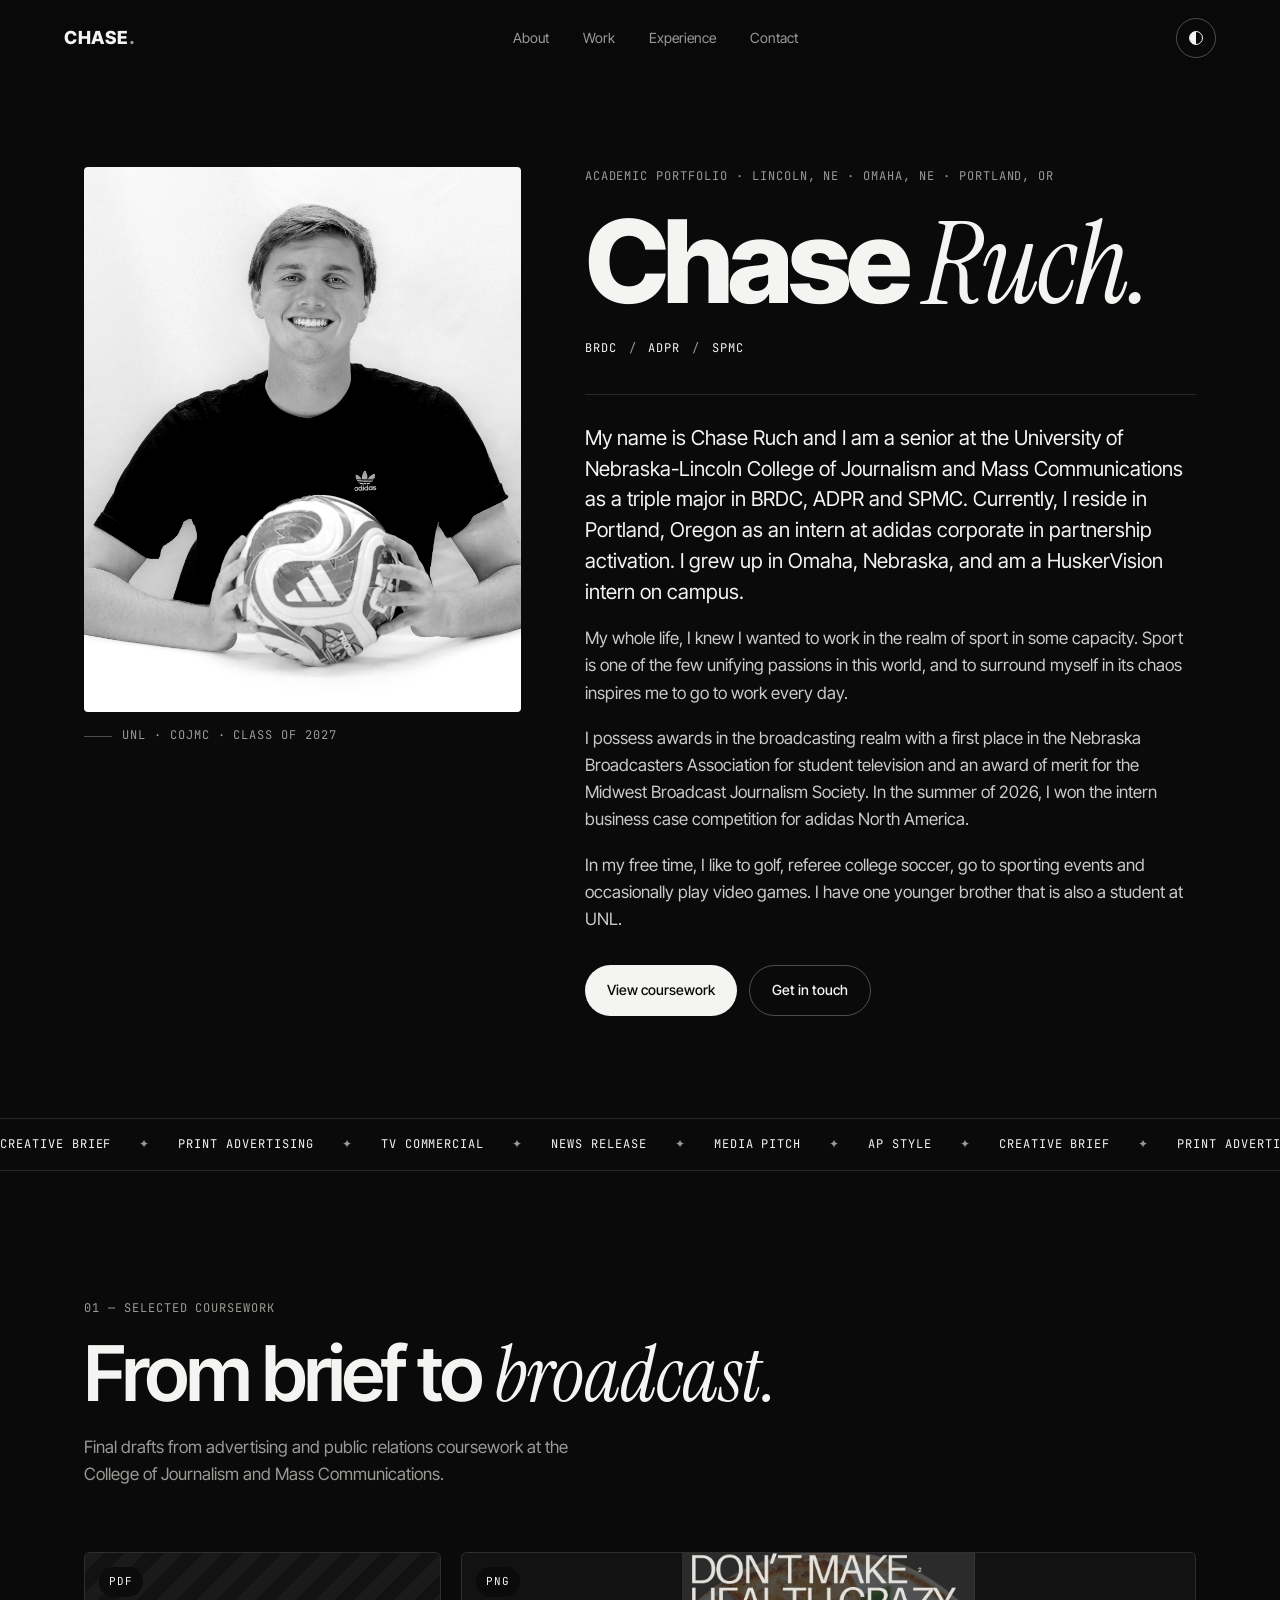
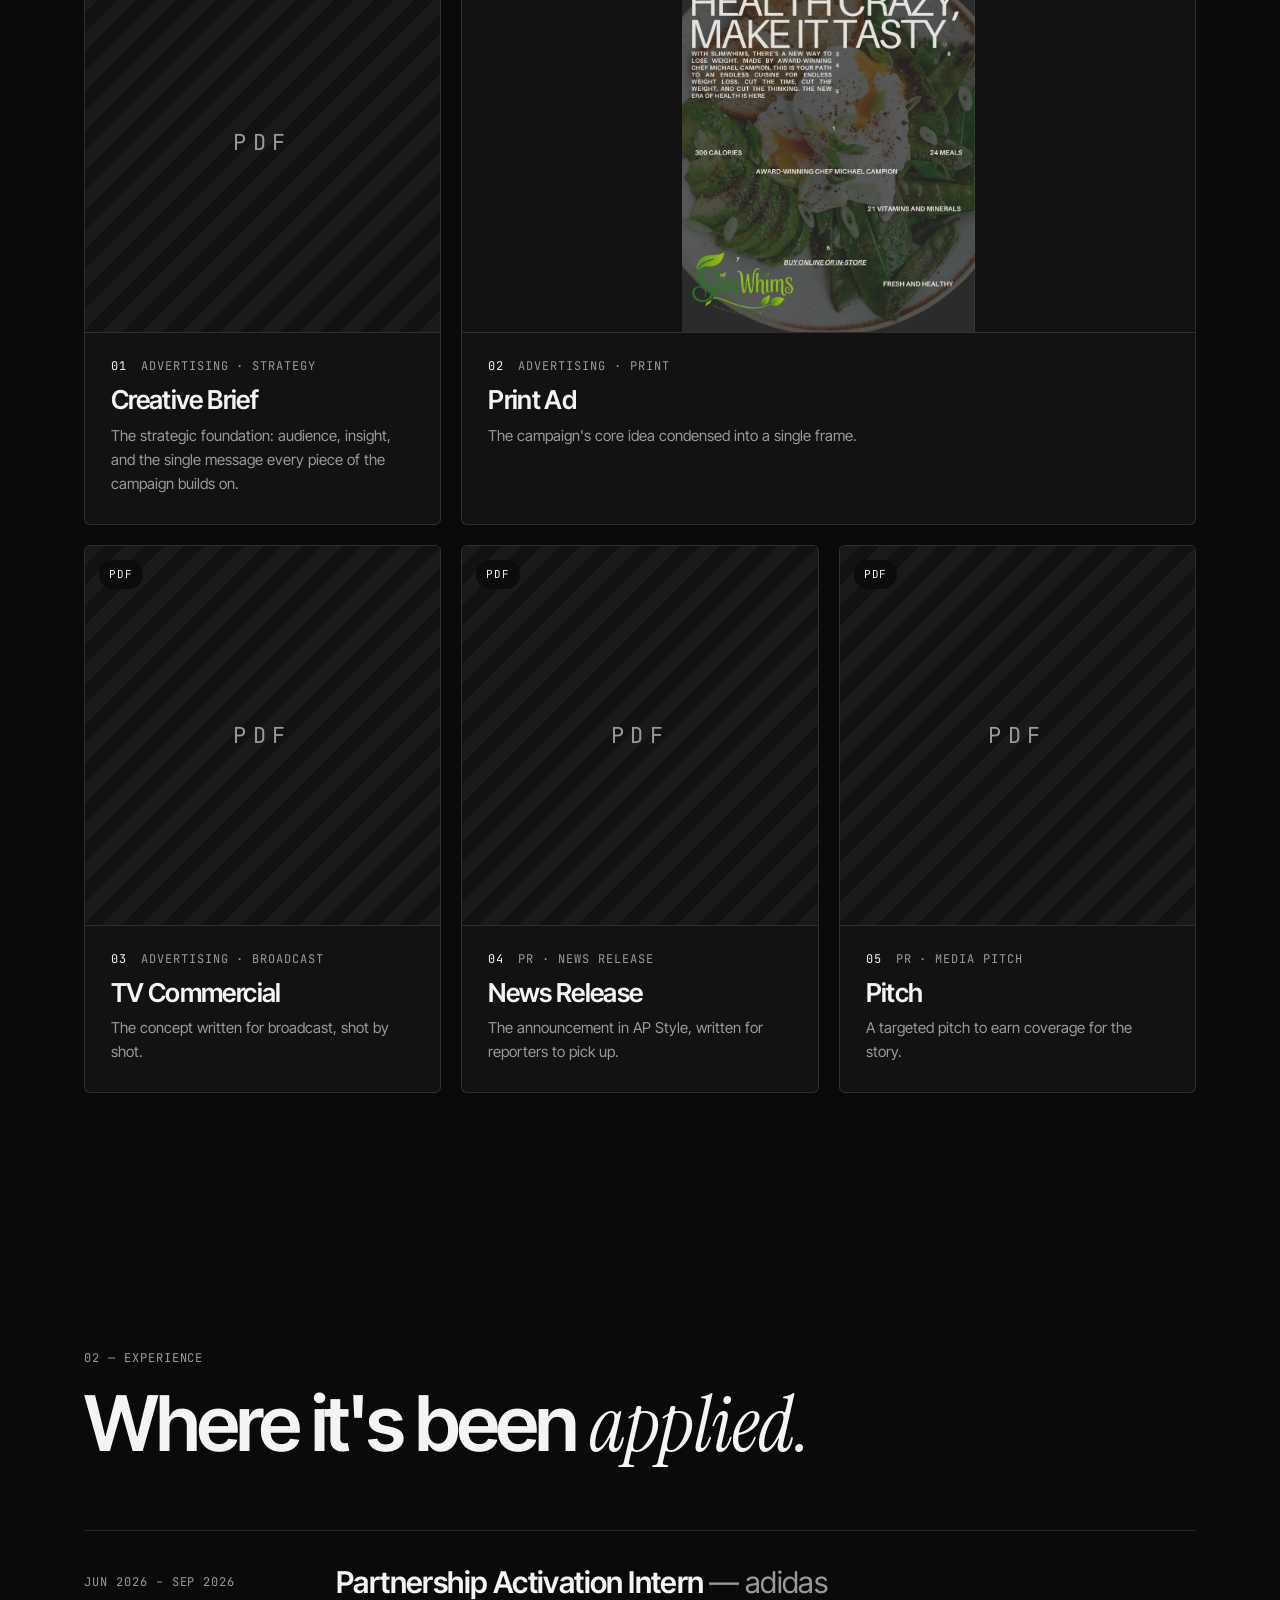
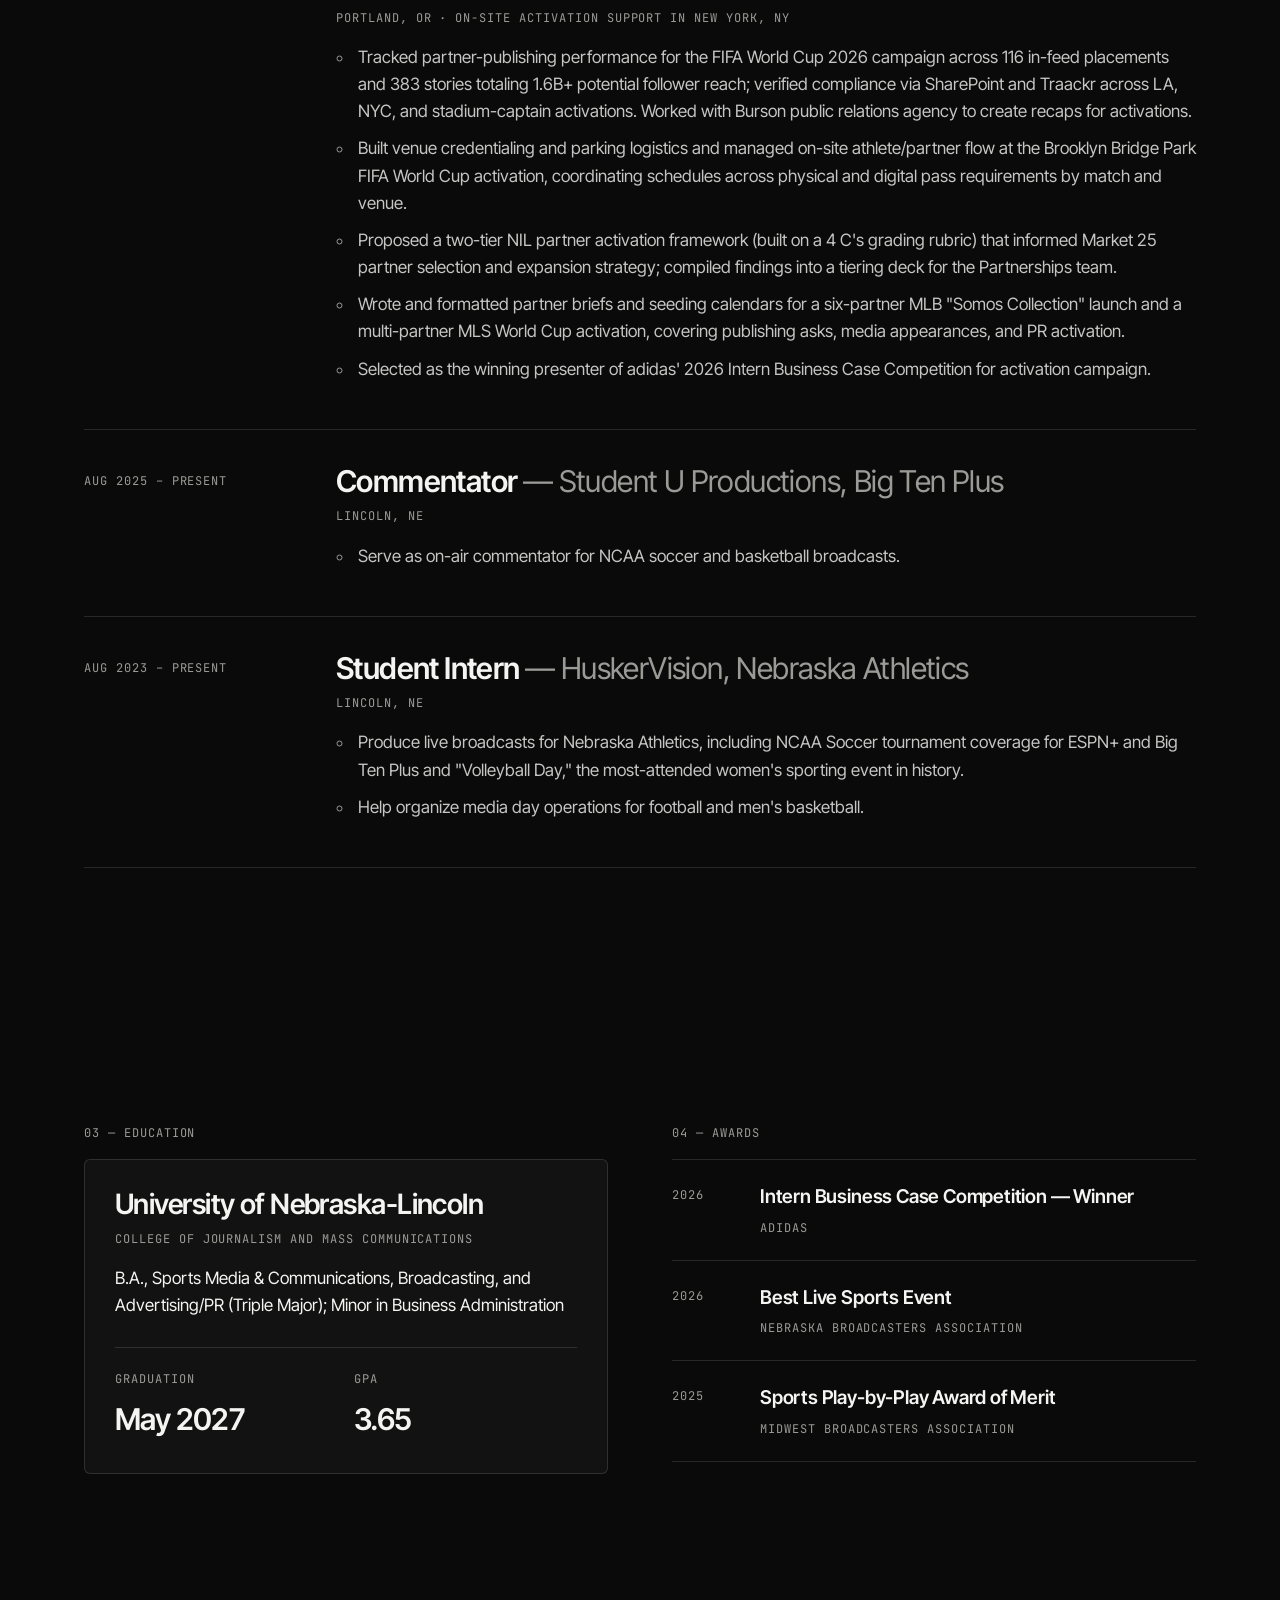
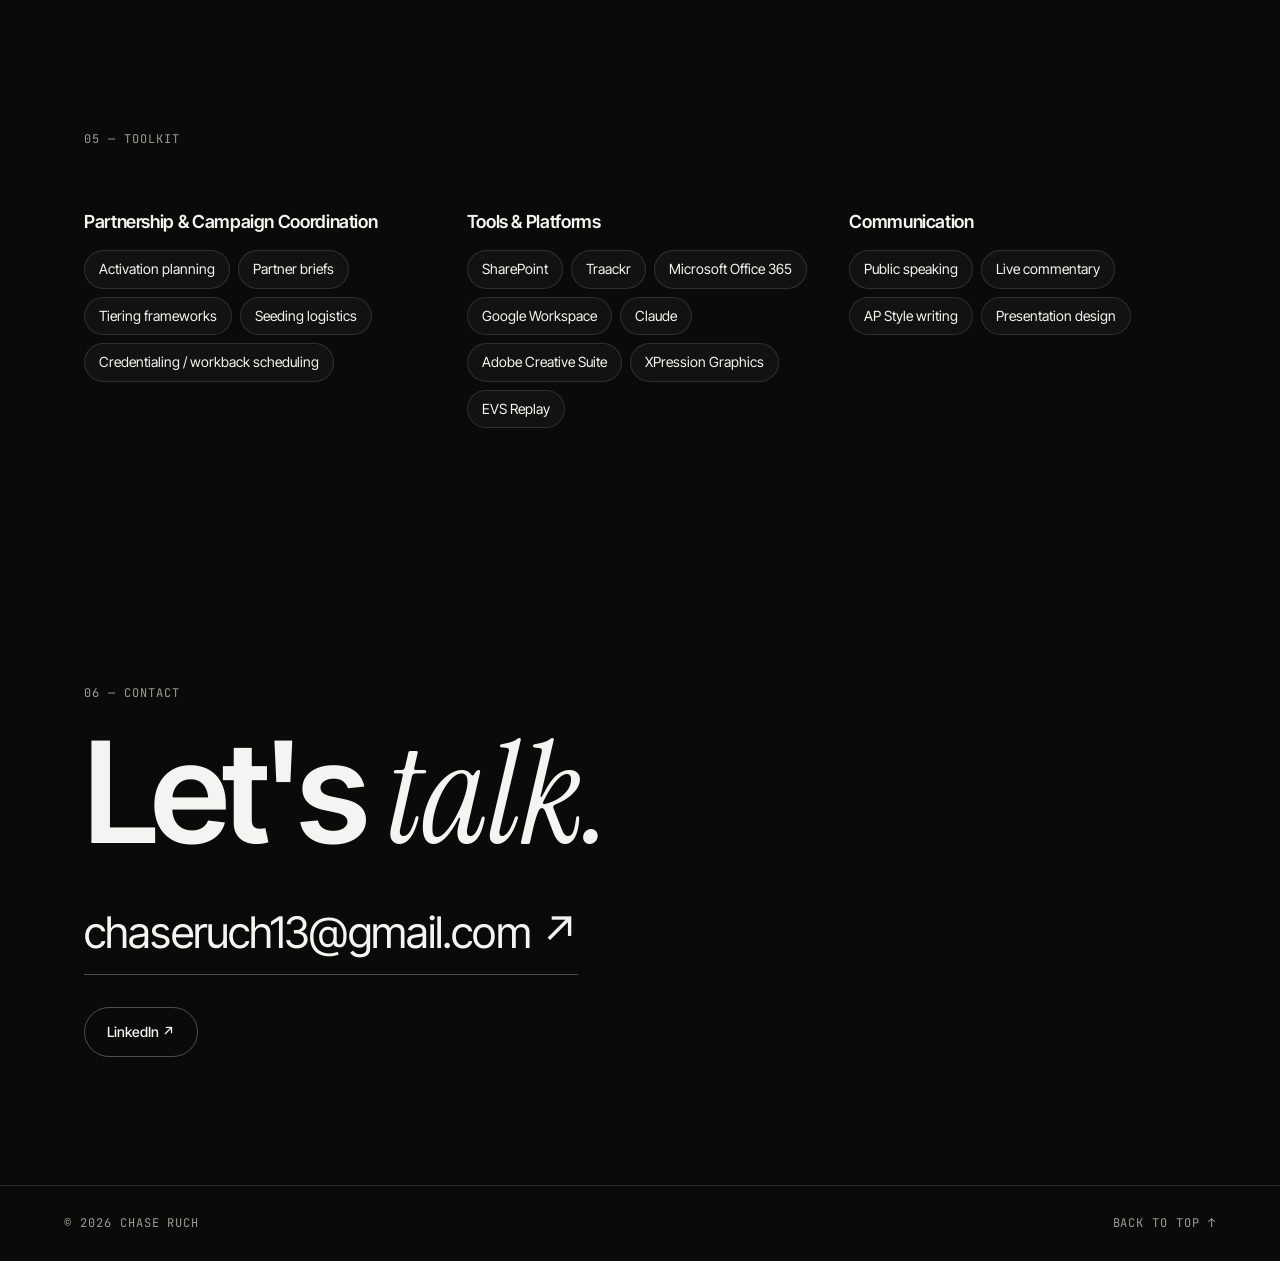
<file: academic/index.html>
<!doctype html>
<html lang="en" data-theme="dark">
<head>
  <meta charset="utf-8">
  <meta name="viewport" content="width=device-width, initial-scale=1">
  <title>Chase Ruch — Academic Portfolio</title>
  <meta name="description" content="Academic portfolio of Chase Ruch — advertising, PR, and broadcast coursework at the University of Nebraska-Lincoln.">
  <meta property="og:title" content="Chase Ruch — Academic Portfolio">
  <meta property="og:description" content="Advertising, PR, and broadcast coursework from UNL's College of Journalism and Mass Communications.">
  <link rel="preconnect" href="https://fonts.googleapis.com">
  <link rel="preconnect" href="https://fonts.gstatic.com" crossorigin>
  <link href="https://fonts.googleapis.com/css2?family=Inter+Tight:wght@400;500;600;800&family=Instrument+Serif:ital@0;1&family=JetBrains+Mono:wght@400;500&display=swap" rel="stylesheet">
  <link rel="stylesheet" href="styles.css">
  <script>
    try { const t = localStorage.getItem('theme'); if (t) document.documentElement.dataset.theme = t; } catch (e) {}
  </script>
</head>
<body>
  <a class="skip" href="#main">Skip to content</a>

  <header class="nav">
    <a href="#top" class="logo">CHASE<span>.</span></a>
    <nav id="menu" class="nav-links" aria-label="Primary">
      <a href="#about">About</a>
      <a href="#work">Work</a>
      <a href="#experience">Experience</a>
      <a href="#contact">Contact</a>
    </nav>
    <div class="nav-actions">
      <button id="theme" class="icon-btn" aria-label="Toggle light/dark theme"><span class="theme-dot"></span></button>
      <button id="burger" class="icon-btn burger" aria-label="Open menu" aria-expanded="false" aria-controls="menu"><span></span><span></span></button>
    </div>
  </header>

  <main id="main">
    <!-- HERO / ABOUT -->
    <section id="top" class="hero">
      <div class="hero-grid">
        <figure class="headshot reveal">
          <img src="ruch_soccer_headshot.JPEG" alt="Headshot of Chase Ruch" width="5148" height="4133">
          <figcaption class="mono">UNL · CoJMC · Class of 2027</figcaption>
        </figure>

        <div class="hero-copy">
          <p class="eyebrow mono reveal">Academic Portfolio · Lincoln, NE · Omaha, NE · Portland, OR</p>
          <h1 class="hero-title reveal">Chase <em>Ruch.</em></h1>
          <p class="majors mono reveal">BRDC <span>/</span> ADPR <span>/</span> SPMC</p>

          <div id="about" class="bio reveal">
            <p>My name is Chase Ruch and I am a senior at the University of Nebraska-Lincoln College of Journalism and Mass Communications as a triple major in BRDC, ADPR and SPMC. Currently, I reside in Portland, Oregon as an intern at adidas corporate in partnership activation. I grew up in Omaha, Nebraska, and am a HuskerVision intern on campus.</p>
            <p>My whole life, I knew I wanted to work in the realm of sport in some capacity. Sport is one of the few unifying passions in this world, and to surround myself in its chaos inspires me to go to work every day.</p>
            <p>I possess awards in the broadcasting realm with a first place in the Nebraska Broadcasters Association for student television and an award of merit for the Midwest Broadcast Journalism Society. In the summer of 2026, I won the intern business case competition for adidas North America.</p>
            <p>In my free time, I like to golf, referee college soccer, go to sporting events and occasionally play video games. I have one younger brother that is also a student at UNL.</p>
          </div>

          <div class="cta-row reveal">
            <a href="#work" class="btn btn-solid">View coursework</a>
            <a href="#contact" class="btn btn-ghost">Get in touch</a>
          </div>
        </div>
      </div>
    </section>

    <!-- TICKER -->
    <div class="ticker" aria-hidden="true">
      <div class="ticker-track mono">
        <span>Creative Brief</span><i>✦</i><span>Print Advertising</span><i>✦</i><span>TV Commercial</span><i>✦</i><span>News Release</span><i>✦</i><span>Media Pitch</span><i>✦</i><span>AP Style</span><i>✦</i>
        <span>Creative Brief</span><i>✦</i><span>Print Advertising</span><i>✦</i><span>TV Commercial</span><i>✦</i><span>News Release</span><i>✦</i><span>Media Pitch</span><i>✦</i><span>AP Style</span><i>✦</i>
      </div>
    </div>

    <!-- SELECTED WORK -->
    <section id="work" class="section">
      <div class="section-head reveal">
        <p class="kicker mono">01 — Selected Coursework</p>
        <h2>From brief to <em>broadcast.</em></h2>
        <p class="section-sub">Final drafts from advertising and public relations coursework at the College of Journalism and Mass Communications.</p>
      </div>

      <div class="work-grid">
        <article class="work-card reveal">
          <a class="work-media pdf" href="CreativeBrief_FinalDraft_Ruch.pdf" target="_blank" rel="noopener" aria-label="Open Creative Brief PDF">
            <object data="CreativeBrief_FinalDraft_Ruch.pdf#toolbar=0&navpanes=0&view=FitH" type="application/pdf" tabindex="-1"><span class="fallback mono">PDF</span></object>
            <span class="media-badge mono">PDF</span>
            <span class="media-open mono">Open ↗</span>
          </a>
          <div class="work-body">
            <div class="work-meta mono"><span class="num">01</span><span>Advertising · Strategy</span></div>
            <h3>Creative Brief</h3>
            <p>The strategic foundation: audience, insight, and the single message every piece of the campaign builds on.</p>
          </div>
        </article>

        <article class="work-card work-wide reveal">
          <a class="work-media image" href="PrintAd_FinalDraft_Ruch.png" target="_blank" rel="noopener" aria-label="Open Print Ad full size">
            <img src="PrintAd_FinalDraft_Ruch.png" alt="Print advertisement by Chase Ruch" loading="lazy">
            <span class="media-badge mono">PNG</span>
            <span class="media-open mono">Full size ↗</span>
          </a>
          <div class="work-body">
            <div class="work-meta mono"><span class="num">02</span><span>Advertising · Print</span></div>
            <h3>Print Ad</h3>
            <p>The campaign's core idea condensed into a single frame.</p>
          </div>
        </article>

        <article class="work-card reveal">
          <a class="work-media pdf" href="TVCommercial_FinalDraft_Ruch.pdf" target="_blank" rel="noopener" aria-label="Open TV Commercial PDF">
            <object data="TVCommercial_FinalDraft_Ruch.pdf#toolbar=0&navpanes=0&view=FitH" type="application/pdf" tabindex="-1"><span class="fallback mono">PDF</span></object>
            <span class="media-badge mono">PDF</span>
            <span class="media-open mono">Open ↗</span>
          </a>
          <div class="work-body">
            <div class="work-meta mono"><span class="num">03</span><span>Advertising · Broadcast</span></div>
            <h3>TV Commercial</h3>
            <p>The concept written for broadcast, shot by shot.</p>
          </div>
        </article>

        <article class="work-card reveal">
          <a class="work-media pdf" href="NewsRelease_FinalDraft_Ruch.pdf" target="_blank" rel="noopener" aria-label="Open News Release PDF">
            <object data="NewsRelease_FinalDraft_Ruch.pdf#toolbar=0&navpanes=0&view=FitH" type="application/pdf" tabindex="-1"><span class="fallback mono">PDF</span></object>
            <span class="media-badge mono">PDF</span>
            <span class="media-open mono">Open ↗</span>
          </a>
          <div class="work-body">
            <div class="work-meta mono"><span class="num">04</span><span>PR · News Release</span></div>
            <h3>News Release</h3>
            <p>The announcement in AP Style, written for reporters to pick up.</p>
          </div>
        </article>

        <article class="work-card reveal">
          <a class="work-media pdf" href="Pitch_ChaseRuch_FinalDraft.pdf" target="_blank" rel="noopener" aria-label="Open Pitch PDF">
            <object data="Pitch_ChaseRuch_FinalDraft.pdf#toolbar=0&navpanes=0&view=FitH" type="application/pdf" tabindex="-1"><span class="fallback mono">PDF</span></object>
            <span class="media-badge mono">PDF</span>
            <span class="media-open mono">Open ↗</span>
          </a>
          <div class="work-body">
            <div class="work-meta mono"><span class="num">05</span><span>PR · Media Pitch</span></div>
            <h3>Pitch</h3>
            <p>A targeted pitch to earn coverage for the story.</p>
          </div>
        </article>
      </div>
    </section>

    <!-- EXPERIENCE -->
    <section id="experience" class="section">
      <div class="section-head reveal">
        <p class="kicker mono">02 — Experience</p>
        <h2>Where it's been <em>applied.</em></h2>
      </div>
      <ol class="timeline">
        <li class="reveal">
          <p class="when mono">Jun 2026 – Sep 2026</p>
          <div>
            <h3>Partnership Activation Intern <span>— adidas</span></h3>
            <p class="where mono">Portland, OR · on-site activation support in New York, NY</p>
            <ul>
              <li>Tracked partner-publishing performance for the FIFA World Cup 2026 campaign across 116 in-feed placements and 383 stories totaling 1.6B+ potential follower reach; verified compliance via SharePoint and Traackr across LA, NYC, and stadium-captain activations. Worked with Burson public relations agency to create recaps for activations.</li>
              <li>Built venue credentialing and parking logistics and managed on-site athlete/partner flow at the Brooklyn Bridge Park FIFA World Cup activation, coordinating schedules across physical and digital pass requirements by match and venue.</li>
              <li>Proposed a two-tier NIL partner activation framework (built on a 4 C's grading rubric) that informed Market 25 partner selection and expansion strategy; compiled findings into a tiering deck for the Partnerships team.</li>
              <li>Wrote and formatted partner briefs and seeding calendars for a six-partner MLB "Somos Collection" launch and a multi-partner MLS World Cup activation, covering publishing asks, media appearances, and PR activation.</li>
              <li>Selected as the winning presenter of adidas' 2026 Intern Business Case Competition for activation campaign.</li>
            </ul>
          </div>
        </li>
        <li class="reveal">
          <p class="when mono">Aug 2025 – Present</p>
          <div>
            <h3>Commentator <span>— Student U Productions, Big Ten Plus</span></h3>
            <p class="where mono">Lincoln, NE</p>
            <ul>
              <li>Serve as on-air commentator for NCAA soccer and basketball broadcasts.</li>
            </ul>
          </div>
        </li>
        <li class="reveal">
          <p class="when mono">Aug 2023 – Present</p>
          <div>
            <h3>Student Intern <span>— HuskerVision, Nebraska Athletics</span></h3>
            <p class="where mono">Lincoln, NE</p>
            <ul>
              <li>Produce live broadcasts for Nebraska Athletics, including NCAA Soccer tournament coverage for ESPN+ and Big Ten Plus and "Volleyball Day," the most-attended women's sporting event in history.</li>
              <li>Help organize media day operations for football and men's basketball.</li>
            </ul>
          </div>
        </li>
      </ol>
    </section>

    <!-- EDUCATION + AWARDS -->
    <section id="education" class="section">
      <div class="split">
        <div class="reveal">
          <p class="kicker mono">03 — Education</p>
          <div class="panel">
            <h3>University of Nebraska-Lincoln</h3>
            <p class="where mono">College of Journalism and Mass Communications</p>
            <p>B.A., Sports Media &amp; Communications, Broadcasting, and Advertising/PR (Triple Major); Minor in Business Administration</p>
            <dl class="stats">
              <div><dt class="mono">Graduation</dt><dd>May 2027</dd></div>
              <div><dt class="mono">GPA</dt><dd>3.65</dd></div>
            </dl>
          </div>
        </div>
        <div class="reveal">
          <p class="kicker mono">04 — Awards</p>
          <ul class="awards">
            <li><span class="year mono">2026</span><div><strong>Intern Business Case Competition — Winner</strong><span class="mono">adidas</span></div></li>
            <li><span class="year mono">2026</span><div><strong>Best Live Sports Event</strong><span class="mono">Nebraska Broadcasters Association</span></div></li>
            <li><span class="year mono">2025</span><div><strong>Sports Play-by-Play Award of Merit</strong><span class="mono">Midwest Broadcasters Association</span></div></li>
          </ul>
        </div>
      </div>
    </section>

    <!-- TOOLKIT -->
    <section id="toolkit" class="section">
      <div class="section-head reveal">
        <p class="kicker mono">05 — Toolkit</p>
      </div>
      <div class="toolkit">
        <div class="reveal">
          <h3>Partnership &amp; Campaign Coordination</h3>
          <ul class="tags"><li>Activation planning</li><li>Partner briefs</li><li>Tiering frameworks</li><li>Seeding logistics</li><li>Credentialing / workback scheduling</li></ul>
        </div>
        <div class="reveal">
          <h3>Tools &amp; Platforms</h3>
          <ul class="tags"><li>SharePoint</li><li>Traackr</li><li>Microsoft Office 365</li><li>Google Workspace</li><li>Claude</li><li>Adobe Creative Suite</li><li>XPression Graphics</li><li>EVS Replay</li></ul>
        </div>
        <div class="reveal">
          <h3>Communication</h3>
          <ul class="tags"><li>Public speaking</li><li>Live commentary</li><li>AP Style writing</li><li>Presentation design</li></ul>
        </div>
      </div>
    </section>

    <!-- CONTACT -->
    <section id="contact" class="section contact">
      <p class="kicker mono reveal">06 — Contact</p>
      <h2 class="reveal">Let's <em>talk.</em></h2>
      <a class="big-link reveal" href="mailto:chaseruch13@gmail.com">chaseruch13@gmail.com ↗</a>
      <div class="contact-links reveal">
        <a href="https://www.linkedin.com/in/chase-ruch-66889b25b/" target="_blank" rel="noopener" class="btn btn-ghost">LinkedIn ↗</a>
      </div>
    </section>
  </main>

  <footer class="footer mono">
    <span>© <span id="year">2026</span> Chase Ruch</span>
    <a href="#top">Back to top ↑</a>
  </footer>

  <script src="script.js"></script>
</body>
</html>
</file>
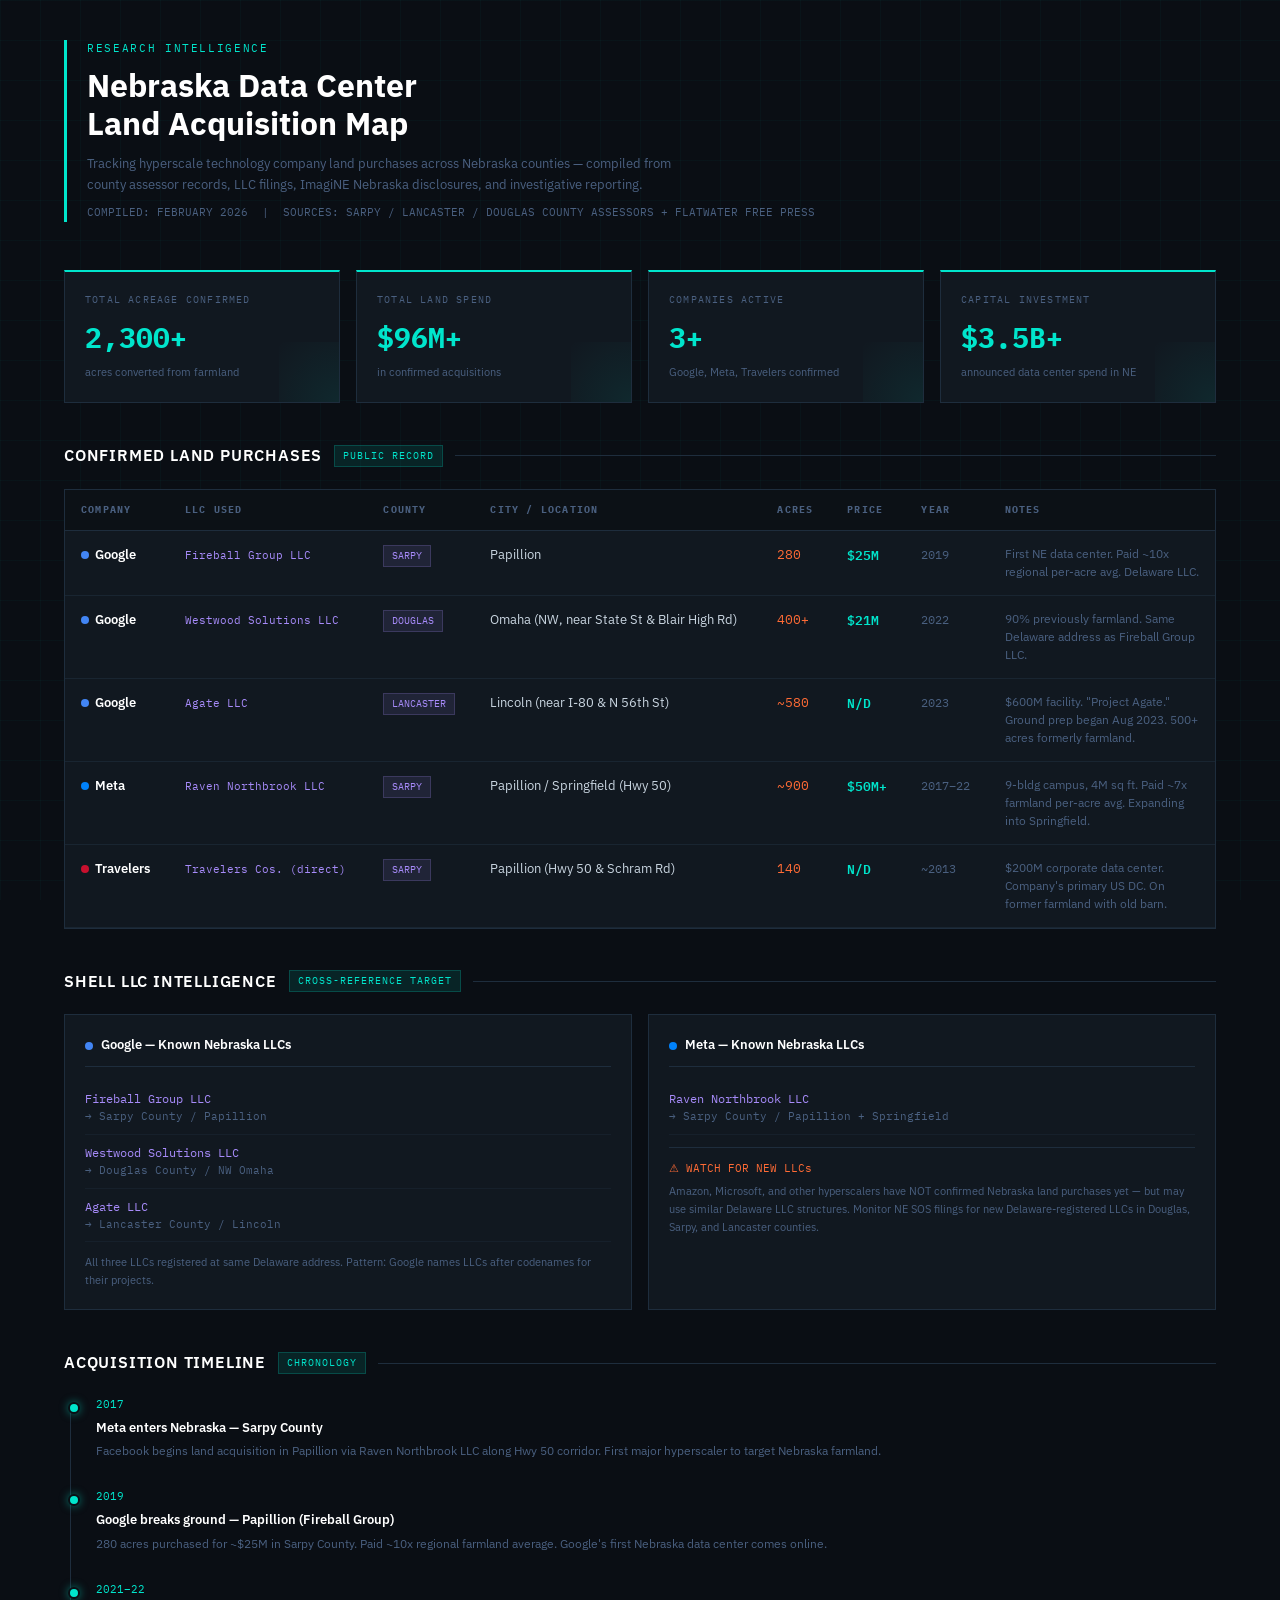
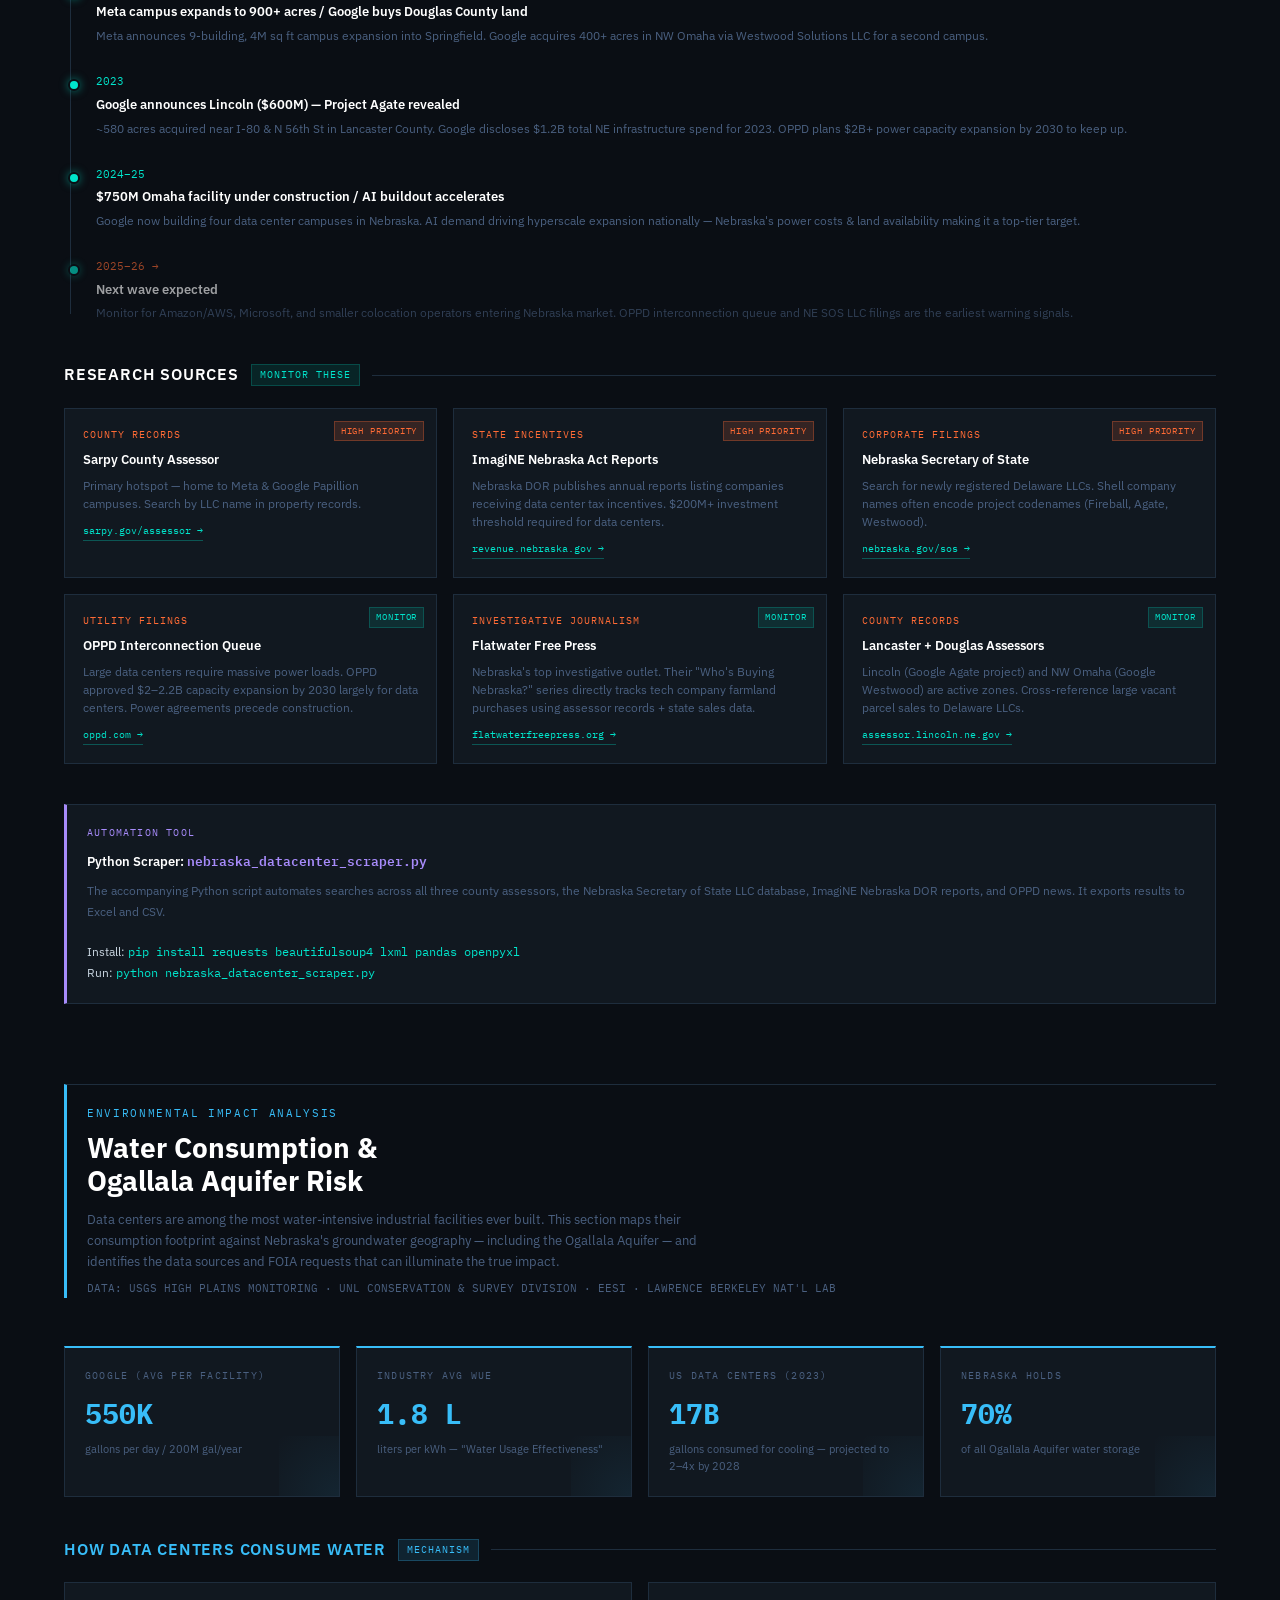
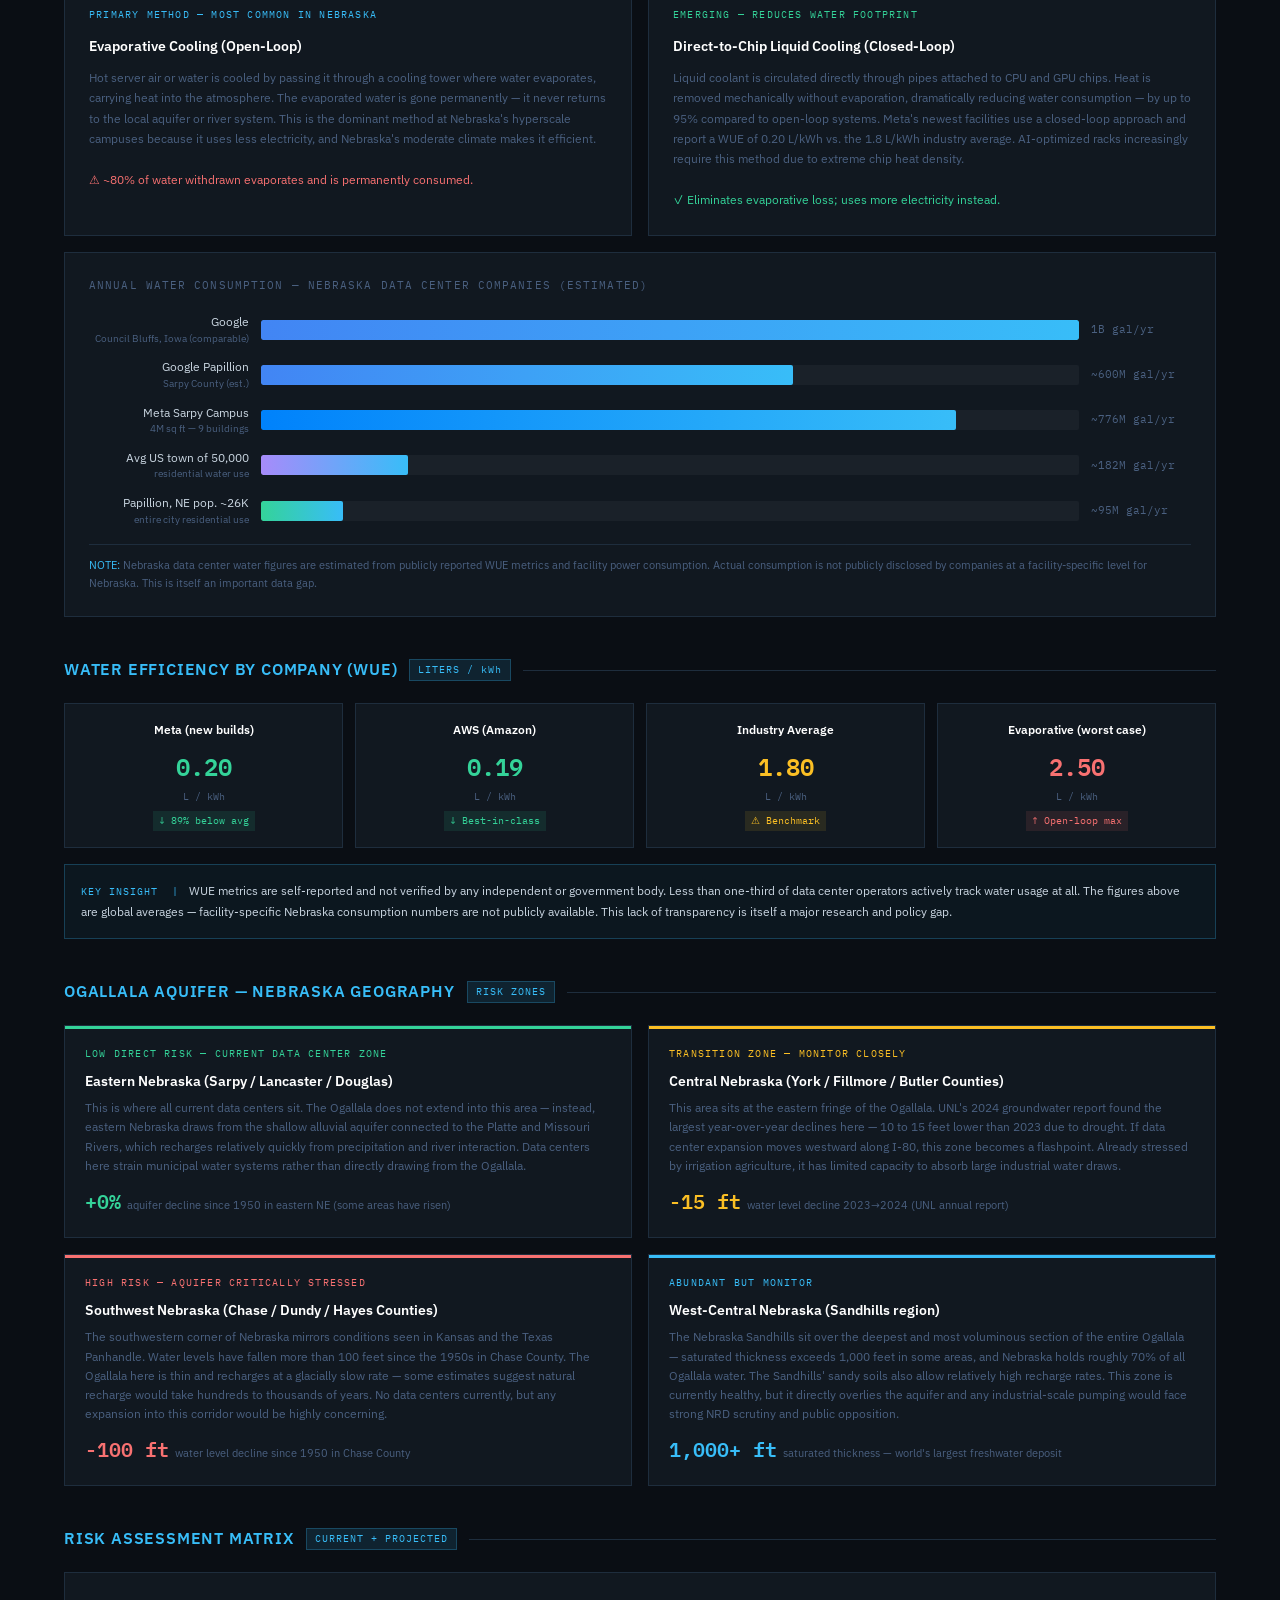
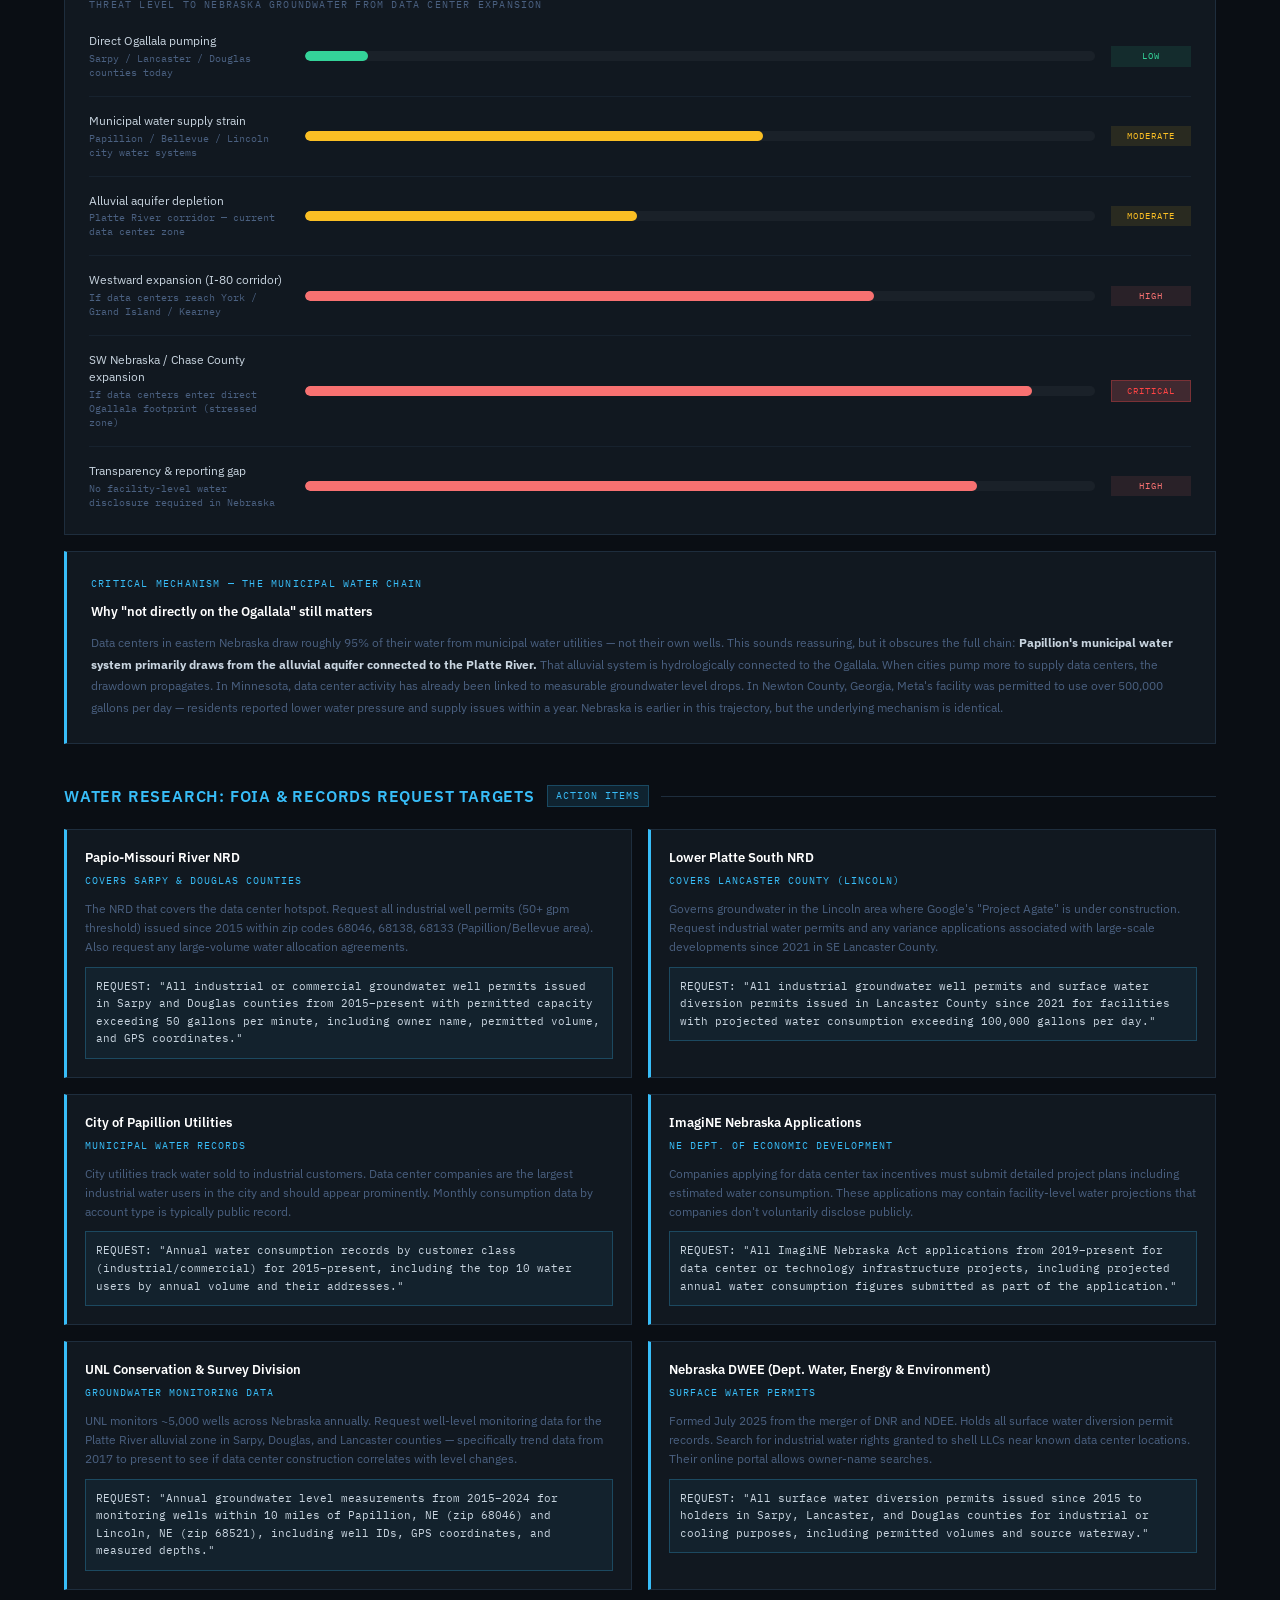
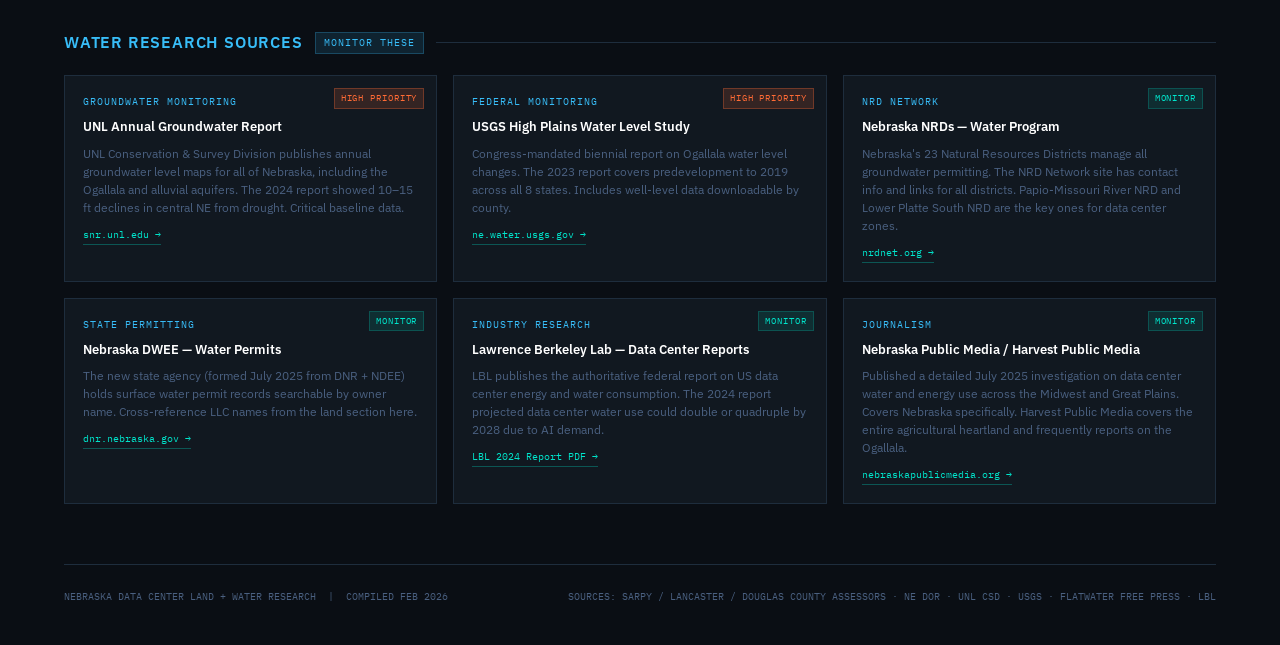
<file: ai_water/index.html>
<!DOCTYPE html>
<html lang="en">
<head>
<meta charset="UTF-8">
<meta name="viewport" content="width=device-width, initial-scale=1.0">
<title>Nebraska Data Center Land Purchases</title>
<style>
  @import url('https://fonts.googleapis.com/css2?family=IBM+Plex+Mono:wght@400;600&family=IBM+Plex+Sans:wght@300;400;600;700&display=swap');

  :root {
    --bg: #0a0e14;
    --panel: #111820;
    --border: #1e2d3d;
    --accent: #00e5cc;
    --accent2: #ff6b35;
    --accent3: #a78bfa;
    --text: #c9d5e0;
    --muted: #4a6080;
    --google: #4285f4;
    --meta: #0082fb;
    --travelers: #c8102e;
  }

  * { box-sizing: border-box; margin: 0; padding: 0; }

  body {
    background: var(--bg);
    color: var(--text);
    font-family: 'IBM Plex Sans', sans-serif;
    font-size: 14px;
    line-height: 1.6;
    min-height: 100vh;
  }

  /* grid noise texture overlay */
  body::before {
    content: '';
    position: fixed;
    inset: 0;
    background-image:
      linear-gradient(rgba(0,229,204,0.03) 1px, transparent 1px),
      linear-gradient(90deg, rgba(0,229,204,0.03) 1px, transparent 1px);
    background-size: 40px 40px;
    pointer-events: none;
    z-index: 0;
  }

  .container {
    position: relative;
    z-index: 1;
    max-width: 1200px;
    margin: 0 auto;
    padding: 40px 24px;
  }

  /* ── HEADER ── */
  header {
    margin-bottom: 48px;
    border-left: 3px solid var(--accent);
    padding-left: 20px;
  }

  .header-tag {
    font-family: 'IBM Plex Mono', monospace;
    font-size: 11px;
    color: var(--accent);
    letter-spacing: 0.15em;
    text-transform: uppercase;
    margin-bottom: 8px;
  }

  header h1 {
    font-size: 32px;
    font-weight: 700;
    color: #fff;
    line-height: 1.2;
    margin-bottom: 12px;
  }

  header p {
    color: var(--muted);
    font-size: 13px;
    max-width: 600px;
  }

  .header-date {
    font-family: 'IBM Plex Mono', monospace;
    font-size: 11px;
    color: var(--muted);
    margin-top: 8px;
  }

  /* ── STATS ROW ── */
  .stats-row {
    display: grid;
    grid-template-columns: repeat(4, 1fr);
    gap: 16px;
    margin-bottom: 40px;
  }

  .stat-card {
    background: var(--panel);
    border: 1px solid var(--border);
    border-top: 2px solid var(--accent);
    padding: 20px;
    position: relative;
    overflow: hidden;
  }

  .stat-card::after {
    content: '';
    position: absolute;
    bottom: 0; right: 0;
    width: 60px; height: 60px;
    background: radial-gradient(circle at bottom right, rgba(0,229,204,0.08), transparent);
  }

  .stat-label {
    font-family: 'IBM Plex Mono', monospace;
    font-size: 10px;
    color: var(--muted);
    letter-spacing: 0.12em;
    text-transform: uppercase;
    margin-bottom: 8px;
  }

  .stat-value {
    font-size: 28px;
    font-weight: 700;
    color: var(--accent);
    font-family: 'IBM Plex Mono', monospace;
  }

  .stat-sub {
    font-size: 11px;
    color: var(--muted);
    margin-top: 4px;
  }

  /* ── SECTION HEADERS ── */
  .section-header {
    display: flex;
    align-items: center;
    gap: 12px;
    margin-bottom: 20px;
    margin-top: 40px;
  }

  .section-header h2 {
    font-size: 16px;
    font-weight: 600;
    color: #fff;
    letter-spacing: 0.05em;
    text-transform: uppercase;
  }

  .section-tag {
    font-family: 'IBM Plex Mono', monospace;
    font-size: 10px;
    background: rgba(0,229,204,0.1);
    color: var(--accent);
    border: 1px solid rgba(0,229,204,0.2);
    padding: 2px 8px;
    letter-spacing: 0.1em;
  }

  .divider {
    flex: 1;
    height: 1px;
    background: var(--border);
  }

  /* ── PURCHASE TABLE ── */
  .table-wrap {
    background: var(--panel);
    border: 1px solid var(--border);
    overflow-x: auto;
  }

  table {
    width: 100%;
    border-collapse: collapse;
  }

  thead th {
    font-family: 'IBM Plex Mono', monospace;
    font-size: 10px;
    color: var(--muted);
    letter-spacing: 0.12em;
    text-transform: uppercase;
    padding: 12px 16px;
    text-align: left;
    border-bottom: 1px solid var(--border);
    background: rgba(0,0,0,0.3);
    white-space: nowrap;
  }

  tbody tr {
    border-bottom: 1px solid rgba(30,45,61,0.6);
    transition: background 0.15s;
  }

  tbody tr:hover { background: rgba(0,229,204,0.04); }

  td {
    padding: 14px 16px;
    font-size: 13px;
    vertical-align: top;
  }

  .company-badge {
    display: inline-flex;
    align-items: center;
    gap: 6px;
    font-weight: 600;
    color: #fff;
  }

  .dot {
    width: 8px; height: 8px;
    border-radius: 50%;
    flex-shrink: 0;
  }

  .llc-name {
    font-family: 'IBM Plex Mono', monospace;
    font-size: 11px;
    color: var(--accent3);
  }

  .county-tag {
    background: rgba(167,139,250,0.1);
    border: 1px solid rgba(167,139,250,0.2);
    color: var(--accent3);
    font-family: 'IBM Plex Mono', monospace;
    font-size: 10px;
    padding: 2px 8px;
    display: inline-block;
  }

  .price {
    color: var(--accent);
    font-family: 'IBM Plex Mono', monospace;
    font-weight: 600;
  }

  .acres {
    color: var(--accent2);
    font-family: 'IBM Plex Mono', monospace;
  }

  .year-val {
    font-family: 'IBM Plex Mono', monospace;
    font-size: 12px;
    color: var(--muted);
  }

  .notes-cell {
    font-size: 12px;
    color: var(--muted);
    max-width: 220px;
    line-height: 1.5;
  }

  /* ── LLC INTELLIGENCE PANEL ── */
  .llc-grid {
    display: grid;
    grid-template-columns: 1fr 1fr;
    gap: 16px;
  }

  .llc-panel {
    background: var(--panel);
    border: 1px solid var(--border);
    padding: 20px;
  }

  .llc-panel-title {
    font-size: 13px;
    font-weight: 600;
    color: #fff;
    margin-bottom: 14px;
    padding-bottom: 10px;
    border-bottom: 1px solid var(--border);
    display: flex;
    align-items: center;
    gap: 8px;
  }

  .llc-item {
    display: flex;
    align-items: flex-start;
    gap: 10px;
    padding: 8px 0;
    border-bottom: 1px solid rgba(30,45,61,0.4);
  }

  .llc-item:last-child { border-bottom: none; }

  .llc-item-name {
    font-family: 'IBM Plex Mono', monospace;
    font-size: 12px;
    color: var(--accent3);
    flex: 1;
  }

  .llc-county {
    font-size: 11px;
    color: var(--muted);
    font-family: 'IBM Plex Mono', monospace;
  }

  /* ── RESEARCH SOURCES ── */
  .sources-grid {
    display: grid;
    grid-template-columns: repeat(3, 1fr);
    gap: 16px;
  }

  .source-card {
    background: var(--panel);
    border: 1px solid var(--border);
    padding: 18px;
    position: relative;
  }

  .source-card-type {
    font-family: 'IBM Plex Mono', monospace;
    font-size: 10px;
    color: var(--accent2);
    letter-spacing: 0.1em;
    text-transform: uppercase;
    margin-bottom: 8px;
  }

  .source-card h3 {
    font-size: 13px;
    font-weight: 600;
    color: #fff;
    margin-bottom: 8px;
    line-height: 1.4;
  }

  .source-card p {
    font-size: 12px;
    color: var(--muted);
    line-height: 1.5;
  }

  .source-card a {
    color: var(--accent);
    font-family: 'IBM Plex Mono', monospace;
    font-size: 10px;
    text-decoration: none;
    display: inline-block;
    margin-top: 10px;
    border-bottom: 1px solid rgba(0,229,204,0.3);
    padding-bottom: 1px;
    transition: border-color 0.2s;
  }

  .source-card a:hover { border-color: var(--accent); }

  .priority-tag {
    position: absolute;
    top: 12px;
    right: 12px;
    font-family: 'IBM Plex Mono', monospace;
    font-size: 9px;
    padding: 2px 6px;
    letter-spacing: 0.1em;
  }

  .priority-high { background: rgba(255,107,53,0.15); color: var(--accent2); border: 1px solid rgba(255,107,53,0.3); }
  .priority-med  { background: rgba(0,229,204,0.1); color: var(--accent); border: 1px solid rgba(0,229,204,0.2); }

  /* ── ACTIVITY TIMELINE ── */
  .timeline {
    position: relative;
    padding-left: 32px;
  }

  .timeline::before {
    content: '';
    position: absolute;
    left: 6px; top: 8px; bottom: 8px;
    width: 1px;
    background: var(--border);
  }

  .timeline-item {
    position: relative;
    margin-bottom: 28px;
  }

  .timeline-item::before {
    content: '';
    position: absolute;
    left: -28px; top: 6px;
    width: 8px; height: 8px;
    border-radius: 50%;
    background: var(--accent);
    border: 2px solid var(--bg);
    box-shadow: 0 0 8px rgba(0,229,204,0.5);
  }

  .timeline-year {
    font-family: 'IBM Plex Mono', monospace;
    font-size: 11px;
    color: var(--accent);
    margin-bottom: 4px;
  }

  .timeline-title {
    font-size: 13px;
    font-weight: 600;
    color: #fff;
    margin-bottom: 4px;
  }

  .timeline-desc {
    font-size: 12px;
    color: var(--muted);
    line-height: 1.5;
  }

  /* ── FOOTER ── */
  footer {
    margin-top: 60px;
    padding-top: 24px;
    border-top: 1px solid var(--border);
    font-family: 'IBM Plex Mono', monospace;
    font-size: 10px;
    color: var(--muted);
    display: flex;
    justify-content: space-between;
  }

  /* ── WATER SECTION STYLES ── */
  :root {
    --water: #38bdf8;
    --water-dim: rgba(56,189,248,0.12);
    --water-border: rgba(56,189,248,0.25);
    --danger: #f87171;
    --danger-dim: rgba(248,113,113,0.1);
    --warn: #fbbf24;
    --warn-dim: rgba(251,191,36,0.1);
    --safe: #34d399;
    --safe-dim: rgba(52,211,153,0.1);
  }

  .water-header {
    border-left-color: var(--water) !important;
    margin-top: 60px;
    padding-top: 20px;
    border-top: 1px solid var(--border);
  }

  .water-tag {
    background: var(--water-dim);
    color: var(--water);
    border: 1px solid var(--water-border);
  }

  .water-stat-card {
    border-top-color: var(--water) !important;
  }

  .water-stat-card .stat-value {
    color: var(--water);
  }

  .water-stat-card::after {
    background: radial-gradient(circle at bottom right, rgba(56,189,248,0.08), transparent) !important;
  }

  /* aquifer zone map */
  .aquifer-map {
    display: grid;
    grid-template-columns: 1fr 1fr;
    gap: 16px;
    margin-bottom: 16px;
  }

  .aquifer-zone {
    background: var(--panel);
    border: 1px solid var(--border);
    padding: 20px;
    position: relative;
    overflow: hidden;
  }

  .aquifer-zone::before {
    content: '';
    position: absolute;
    top: 0; left: 0; right: 0;
    height: 3px;
  }

  .zone-safe::before { background: var(--safe); }
  .zone-warn::before { background: var(--warn); }
  .zone-danger::before { background: var(--danger); }
  .zone-monitor::before { background: var(--water); }

  .zone-label {
    font-family: 'IBM Plex Mono', monospace;
    font-size: 10px;
    letter-spacing: 0.12em;
    text-transform: uppercase;
    margin-bottom: 8px;
  }

  .zone-safe .zone-label { color: var(--safe); }
  .zone-warn .zone-label { color: var(--warn); }
  .zone-danger .zone-label { color: var(--danger); }
  .zone-monitor .zone-label { color: var(--water); }

  .zone-title {
    font-size: 14px;
    font-weight: 600;
    color: #fff;
    margin-bottom: 6px;
  }

  .zone-desc {
    font-size: 12px;
    color: var(--muted);
    line-height: 1.6;
  }

  .zone-stat {
    display: flex;
    align-items: baseline;
    gap: 6px;
    margin-top: 10px;
  }

  .zone-stat-num {
    font-family: 'IBM Plex Mono', monospace;
    font-size: 20px;
    font-weight: 600;
  }

  .zone-safe .zone-stat-num { color: var(--safe); }
  .zone-warn .zone-stat-num { color: var(--warn); }
  .zone-danger .zone-stat-num { color: var(--danger); }
  .zone-monitor .zone-stat-num { color: var(--water); }

  .zone-stat-label {
    font-size: 11px;
    color: var(--muted);
  }

  /* water consumption bar chart */
  .water-bar-wrap {
    background: var(--panel);
    border: 1px solid var(--border);
    padding: 24px;
    margin-bottom: 16px;
  }

  .bar-title {
    font-family: 'IBM Plex Mono', monospace;
    font-size: 11px;
    color: var(--muted);
    letter-spacing: 0.1em;
    text-transform: uppercase;
    margin-bottom: 20px;
  }

  .bar-row {
    display: grid;
    grid-template-columns: 160px 1fr 100px;
    align-items: center;
    gap: 12px;
    margin-bottom: 14px;
  }

  .bar-label {
    font-size: 12px;
    color: var(--text);
    text-align: right;
    line-height: 1.3;
  }

  .bar-track {
    height: 20px;
    background: rgba(255,255,255,0.04);
    border-radius: 2px;
    overflow: hidden;
  }

  .bar-fill {
    height: 100%;
    border-radius: 2px;
    transition: width 0.5s ease;
  }

  .bar-val {
    font-family: 'IBM Plex Mono', monospace;
    font-size: 11px;
    color: var(--muted);
    white-space: nowrap;
  }

  /* wue comparison table */
  .wue-grid {
    display: grid;
    grid-template-columns: repeat(4, 1fr);
    gap: 12px;
    margin-bottom: 16px;
  }

  .wue-card {
    background: var(--panel);
    border: 1px solid var(--border);
    padding: 16px;
    text-align: center;
  }

  .wue-company {
    font-size: 12px;
    font-weight: 600;
    color: #fff;
    margin-bottom: 8px;
  }

  .wue-number {
    font-family: 'IBM Plex Mono', monospace;
    font-size: 24px;
    font-weight: 600;
    margin-bottom: 4px;
  }

  .wue-unit {
    font-size: 10px;
    color: var(--muted);
    font-family: 'IBM Plex Mono', monospace;
  }

  .wue-trend {
    font-size: 10px;
    margin-top: 6px;
    padding: 2px 6px;
    display: inline-block;
    font-family: 'IBM Plex Mono', monospace;
  }

  .trend-up { background: var(--danger-dim); color: var(--danger); }
  .trend-down { background: var(--safe-dim); color: var(--safe); }
  .trend-avg { background: var(--warn-dim); color: var(--warn); }

  /* foia request box */
  .foia-grid {
    display: grid;
    grid-template-columns: 1fr 1fr;
    gap: 16px;
  }

  .foia-card {
    background: var(--panel);
    border: 1px solid var(--border);
    border-left: 3px solid var(--water);
    padding: 18px;
  }

  .foia-title {
    font-size: 13px;
    font-weight: 600;
    color: #fff;
    margin-bottom: 4px;
  }

  .foia-target {
    font-family: 'IBM Plex Mono', monospace;
    font-size: 10px;
    color: var(--water);
    letter-spacing: 0.1em;
    margin-bottom: 10px;
  }

  .foia-desc {
    font-size: 12px;
    color: var(--muted);
    line-height: 1.6;
  }

  .foia-ask {
    margin-top: 10px;
    padding: 10px;
    background: rgba(56,189,248,0.06);
    border: 1px solid var(--water-border);
    font-size: 11px;
    color: var(--text);
    font-family: 'IBM Plex Mono', monospace;
    line-height: 1.6;
  }

  /* risk meter */
  .risk-meter-wrap {
    background: var(--panel);
    border: 1px solid var(--border);
    padding: 24px;
    margin-bottom: 16px;
  }

  .risk-row {
    display: grid;
    grid-template-columns: 200px 1fr 80px;
    align-items: center;
    gap: 16px;
    margin-bottom: 16px;
    padding-bottom: 16px;
    border-bottom: 1px solid rgba(30,45,61,0.5);
  }

  .risk-row:last-child {
    border-bottom: none;
    margin-bottom: 0;
    padding-bottom: 0;
  }

  .risk-label {
    font-size: 12px;
    color: var(--text);
    line-height: 1.4;
  }

  .risk-label small {
    display: block;
    color: var(--muted);
    font-size: 10px;
    font-family: 'IBM Plex Mono', monospace;
    margin-top: 2px;
  }

  .risk-track {
    height: 10px;
    background: rgba(255,255,255,0.04);
    border-radius: 5px;
    overflow: hidden;
    position: relative;
  }

  .risk-fill {
    height: 100%;
    border-radius: 5px;
  }

  .risk-badge {
    font-family: 'IBM Plex Mono', monospace;
    font-size: 9px;
    padding: 3px 7px;
    letter-spacing: 0.1em;
    text-align: center;
    white-space: nowrap;
  }

  .risk-low { background: var(--safe-dim); color: var(--safe); }
  .risk-med { background: var(--warn-dim); color: var(--warn); }
  .risk-high { background: var(--danger-dim); color: var(--danger); }
  .risk-crit { background: rgba(248,113,113,0.2); color: #ff4444; border: 1px solid rgba(255,68,68,0.3); }

  @media (max-width: 768px) {
    .stats-row { grid-template-columns: 1fr 1fr; }
    .sources-grid { grid-template-columns: 1fr; }
    .llc-grid { grid-template-columns: 1fr; }
    .aquifer-map { grid-template-columns: 1fr; }
    .wue-grid { grid-template-columns: 1fr 1fr; }
    .foia-grid { grid-template-columns: 1fr; }
  }
</style>
</head>
<body>
<div class="container">

  <!-- HEADER -->
  <header>
    <div class="header-tag">RESEARCH INTELLIGENCE</div>
    <h1>Nebraska Data Center<br>Land Acquisition Map</h1>
    <p>Tracking hyperscale technology company land purchases across Nebraska counties — compiled from county assessor records, LLC filings, ImagiNE Nebraska disclosures, and investigative reporting.</p>
    <div class="header-date">COMPILED: FEBRUARY 2026 &nbsp;|&nbsp; SOURCES: SARPY / LANCASTER / DOUGLAS COUNTY ASSESSORS + FLATWATER FREE PRESS</div>
  </header>

  <!-- STATS -->
  <div class="stats-row">
    <div class="stat-card">
      <div class="stat-label">Total Acreage Confirmed</div>
      <div class="stat-value">2,300+</div>
      <div class="stat-sub">acres converted from farmland</div>
    </div>
    <div class="stat-card">
      <div class="stat-label">Total Land Spend</div>
      <div class="stat-value">$96M+</div>
      <div class="stat-sub">in confirmed acquisitions</div>
    </div>
    <div class="stat-card">
      <div class="stat-label">Companies Active</div>
      <div class="stat-value">3+</div>
      <div class="stat-sub">Google, Meta, Travelers confirmed</div>
    </div>
    <div class="stat-card">
      <div class="stat-label">Capital Investment</div>
      <div class="stat-value">$3.5B+</div>
      <div class="stat-sub">announced data center spend in NE</div>
    </div>
  </div>

  <!-- KNOWN PURCHASES TABLE -->
  <div class="section-header">
    <h2>Confirmed Land Purchases</h2>
    <span class="section-tag">PUBLIC RECORD</span>
    <div class="divider"></div>
  </div>

  <div class="table-wrap">
    <table>
      <thead>
        <tr>
          <th>Company</th>
          <th>LLC Used</th>
          <th>County</th>
          <th>City / Location</th>
          <th>Acres</th>
          <th>Price</th>
          <th>Year</th>
          <th>Notes</th>
        </tr>
      </thead>
      <tbody>
        <tr>
          <td><span class="company-badge"><span class="dot" style="background:#4285f4"></span>Google</span></td>
          <td><span class="llc-name">Fireball Group LLC</span></td>
          <td><span class="county-tag">SARPY</span></td>
          <td>Papillion</td>
          <td><span class="acres">280</span></td>
          <td><span class="price">$25M</span></td>
          <td><span class="year-val">2019</span></td>
          <td class="notes-cell">First NE data center. Paid ~10x regional per-acre avg. Delaware LLC.</td>
        </tr>
        <tr>
          <td><span class="company-badge"><span class="dot" style="background:#4285f4"></span>Google</span></td>
          <td><span class="llc-name">Westwood Solutions LLC</span></td>
          <td><span class="county-tag">DOUGLAS</span></td>
          <td>Omaha (NW, near State St & Blair High Rd)</td>
          <td><span class="acres">400+</span></td>
          <td><span class="price">$21M</span></td>
          <td><span class="year-val">2022</span></td>
          <td class="notes-cell">90% previously farmland. Same Delaware address as Fireball Group LLC.</td>
        </tr>
        <tr>
          <td><span class="company-badge"><span class="dot" style="background:#4285f4"></span>Google</span></td>
          <td><span class="llc-name">Agate LLC</span></td>
          <td><span class="county-tag">LANCASTER</span></td>
          <td>Lincoln (near I-80 & N 56th St)</td>
          <td><span class="acres">~580</span></td>
          <td><span class="price">N/D</span></td>
          <td><span class="year-val">2023</span></td>
          <td class="notes-cell">$600M facility. "Project Agate." Ground prep began Aug 2023. 500+ acres formerly farmland.</td>
        </tr>
        <tr>
          <td><span class="company-badge"><span class="dot" style="background:#0082fb"></span>Meta</span></td>
          <td><span class="llc-name">Raven Northbrook LLC</span></td>
          <td><span class="county-tag">SARPY</span></td>
          <td>Papillion / Springfield (Hwy 50)</td>
          <td><span class="acres">~900</span></td>
          <td><span class="price">$50M+</span></td>
          <td><span class="year-val">2017–22</span></td>
          <td class="notes-cell">9-bldg campus, 4M sq ft. Paid ~7x farmland per-acre avg. Expanding into Springfield.</td>
        </tr>
        <tr>
          <td><span class="company-badge"><span class="dot" style="background:#c8102e"></span>Travelers</span></td>
          <td><span class="llc-name">Travelers Cos. (direct)</span></td>
          <td><span class="county-tag">SARPY</span></td>
          <td>Papillion (Hwy 50 & Schram Rd)</td>
          <td><span class="acres">140</span></td>
          <td><span class="price">N/D</span></td>
          <td><span class="year-val">~2013</span></td>
          <td class="notes-cell">$200M corporate data center. Company's primary US DC. On former farmland with old barn.</td>
        </tr>
      </tbody>
    </table>
  </div>

  <!-- LLC INTELLIGENCE -->
  <div class="section-header">
    <h2>Shell LLC Intelligence</h2>
    <span class="section-tag">CROSS-REFERENCE TARGET</span>
    <div class="divider"></div>
  </div>

  <div class="llc-grid">
    <div class="llc-panel">
      <div class="llc-panel-title">
        <span class="dot" style="background:#4285f4"></span>
        Google — Known Nebraska LLCs
      </div>
      <div class="llc-item">
        <div>
          <div class="llc-item-name">Fireball Group LLC</div>
          <div class="llc-county">→ Sarpy County / Papillion</div>
        </div>
      </div>
      <div class="llc-item">
        <div>
          <div class="llc-item-name">Westwood Solutions LLC</div>
          <div class="llc-county">→ Douglas County / NW Omaha</div>
        </div>
      </div>
      <div class="llc-item">
        <div>
          <div class="llc-item-name">Agate LLC</div>
          <div class="llc-county">→ Lancaster County / Lincoln</div>
        </div>
      </div>
      <div style="margin-top:12px; font-size:11px; color:var(--muted);">
        All three LLCs registered at same Delaware address. Pattern: Google names LLCs after codenames for their projects.
      </div>
    </div>
    <div class="llc-panel">
      <div class="llc-panel-title">
        <span class="dot" style="background:#0082fb"></span>
        Meta — Known Nebraska LLCs
      </div>
      <div class="llc-item">
        <div>
          <div class="llc-item-name">Raven Northbrook LLC</div>
          <div class="llc-county">→ Sarpy County / Papillion + Springfield</div>
        </div>
      </div>
      <div style="margin-top:12px; padding-top:12px; border-top: 1px solid var(--border);">
        <div style="font-size:11px; color:var(--accent2); font-family:'IBM Plex Mono',monospace; margin-bottom:6px;">⚠ WATCH FOR NEW LLCs</div>
        <div style="font-size:11px; color:var(--muted);">Amazon, Microsoft, and other hyperscalers have NOT confirmed Nebraska land purchases yet — but may use similar Delaware LLC structures. Monitor NE SOS filings for new Delaware-registered LLCs in Douglas, Sarpy, and Lancaster counties.</div>
      </div>
    </div>
  </div>

  <!-- ACTIVITY TIMELINE -->
  <div class="section-header">
    <h2>Acquisition Timeline</h2>
    <span class="section-tag">CHRONOLOGY</span>
    <div class="divider"></div>
  </div>

  <div class="timeline">
    <div class="timeline-item">
      <div class="timeline-year">2017</div>
      <div class="timeline-title">Meta enters Nebraska — Sarpy County</div>
      <div class="timeline-desc">Facebook begins land acquisition in Papillion via Raven Northbrook LLC along Hwy 50 corridor. First major hyperscaler to target Nebraska farmland.</div>
    </div>
    <div class="timeline-item">
      <div class="timeline-year">2019</div>
      <div class="timeline-title">Google breaks ground — Papillion (Fireball Group)</div>
      <div class="timeline-desc">280 acres purchased for ~$25M in Sarpy County. Paid ~10x regional farmland average. Google's first Nebraska data center comes online.</div>
    </div>
    <div class="timeline-item">
      <div class="timeline-year">2021–22</div>
      <div class="timeline-title">Meta campus expands to 900+ acres / Google buys Douglas County land</div>
      <div class="timeline-desc">Meta announces 9-building, 4M sq ft campus expansion into Springfield. Google acquires 400+ acres in NW Omaha via Westwood Solutions LLC for a second campus.</div>
    </div>
    <div class="timeline-item">
      <div class="timeline-year">2023</div>
      <div class="timeline-title">Google announces Lincoln ($600M) — Project Agate revealed</div>
      <div class="timeline-desc">~580 acres acquired near I-80 & N 56th St in Lancaster County. Google discloses $1.2B total NE infrastructure spend for 2023. OPPD plans $2B+ power capacity expansion by 2030 to keep up.</div>
    </div>
    <div class="timeline-item">
      <div class="timeline-year">2024–25</div>
      <div class="timeline-title">$750M Omaha facility under construction / AI buildout accelerates</div>
      <div class="timeline-desc">Google now building four data center campuses in Nebraska. AI demand driving hyperscale expansion nationally — Nebraska's power costs & land availability making it a top-tier target.</div>
    </div>
    <div class="timeline-item" style="opacity:0.6;">
      <div class="timeline-year" style="color:var(--accent2);">2025–26 →</div>
      <div class="timeline-title">Next wave expected</div>
      <div class="timeline-desc">Monitor for Amazon/AWS, Microsoft, and smaller colocation operators entering Nebraska market. OPPD interconnection queue and NE SOS LLC filings are the earliest warning signals.</div>
    </div>
  </div>

  <!-- RESEARCH SOURCES -->
  <div class="section-header">
    <h2>Research Sources</h2>
    <span class="section-tag">MONITOR THESE</span>
    <div class="divider"></div>
  </div>

  <div class="sources-grid">
    <div class="source-card">
      <div class="priority-tag priority-high">HIGH PRIORITY</div>
      <div class="source-card-type">County Records</div>
      <h3>Sarpy County Assessor</h3>
      <p>Primary hotspot — home to Meta & Google Papillion campuses. Search by LLC name in property records.</p>
      <a href="https://www.sarpy.gov/assessor" target="_blank">sarpy.gov/assessor →</a>
    </div>
    <div class="source-card">
      <div class="priority-tag priority-high">HIGH PRIORITY</div>
      <div class="source-card-type">State Incentives</div>
      <h3>ImagiNE Nebraska Act Reports</h3>
      <p>Nebraska DOR publishes annual reports listing companies receiving data center tax incentives. $200M+ investment threshold required for data centers.</p>
      <a href="https://revenue.nebraska.gov/incentives/imagine-nebraska-act" target="_blank">revenue.nebraska.gov →</a>
    </div>
    <div class="source-card">
      <div class="priority-tag priority-high">HIGH PRIORITY</div>
      <div class="source-card-type">Corporate Filings</div>
      <h3>Nebraska Secretary of State</h3>
      <p>Search for newly registered Delaware LLCs. Shell company names often encode project codenames (Fireball, Agate, Westwood).</p>
      <a href="https://www.nebraska.gov/sos/corp/" target="_blank">nebraska.gov/sos →</a>
    </div>
    <div class="source-card">
      <div class="priority-tag priority-med">MONITOR</div>
      <div class="source-card-type">Utility Filings</div>
      <h3>OPPD Interconnection Queue</h3>
      <p>Large data centers require massive power loads. OPPD approved $2–2.2B capacity expansion by 2030 largely for data centers. Power agreements precede construction.</p>
      <a href="https://www.oppd.com" target="_blank">oppd.com →</a>
    </div>
    <div class="source-card">
      <div class="priority-tag priority-med">MONITOR</div>
      <div class="source-card-type">Investigative Journalism</div>
      <h3>Flatwater Free Press</h3>
      <p>Nebraska's top investigative outlet. Their "Who's Buying Nebraska?" series directly tracks tech company farmland purchases using assessor records + state sales data.</p>
      <a href="https://flatwaterfreepress.org" target="_blank">flatwaterfreepress.org →</a>
    </div>
    <div class="source-card">
      <div class="priority-tag priority-med">MONITOR</div>
      <div class="source-card-type">County Records</div>
      <h3>Lancaster + Douglas Assessors</h3>
      <p>Lincoln (Google Agate project) and NW Omaha (Google Westwood) are active zones. Cross-reference large vacant parcel sales to Delaware LLCs.</p>
      <a href="https://assessor.lincoln.ne.gov" target="_blank">assessor.lincoln.ne.gov →</a>
    </div>
  </div>

  <!-- PYTHON SCRIPT NOTE -->
  <div style="background: var(--panel); border: 1px solid var(--border); border-left: 3px solid var(--accent3); padding: 20px; margin-top: 40px;">
    <div style="font-family:'IBM Plex Mono',monospace; font-size:10px; color:var(--accent3); letter-spacing:0.12em; margin-bottom:10px;">AUTOMATION TOOL</div>
    <div style="font-size:13px; font-weight:600; color:#fff; margin-bottom:8px;">Python Scraper: <span style="font-family:'IBM Plex Mono',monospace; color:var(--accent3);">nebraska_datacenter_scraper.py</span></div>
    <div style="font-size:12px; color:var(--muted); line-height:1.7;">
      The accompanying Python script automates searches across all three county assessors, the Nebraska Secretary of State LLC database, ImagiNE Nebraska DOR reports, and OPPD news. It exports results to Excel and CSV.<br><br>
      <span style="color:var(--text);">Install:</span> <span style="font-family:'IBM Plex Mono',monospace; color:var(--accent);">pip install requests beautifulsoup4 lxml pandas openpyxl</span><br>
      <span style="color:var(--text);">Run:</span> <span style="font-family:'IBM Plex Mono',monospace; color:var(--accent);">python nebraska_datacenter_scraper.py</span>
    </div>
  </div>

  <!-- ═══════════════════════════════════════════════════ -->
  <!-- WATER & OGALLALA AQUIFER SECTION                   -->
  <!-- ═══════════════════════════════════════════════════ -->

  <header class="water-header" style="margin-top:80px; border-left: 3px solid var(--water); padding-left: 20px; margin-bottom:48px;">
    <div class="header-tag" style="color:var(--water);">ENVIRONMENTAL IMPACT ANALYSIS</div>
    <h1 style="font-size:28px;">Water Consumption &<br>Ogallala Aquifer Risk</h1>
    <p style="color:var(--muted); font-size:13px; max-width:640px;">Data centers are among the most water-intensive industrial facilities ever built. This section maps their consumption footprint against Nebraska's groundwater geography — including the Ogallala Aquifer — and identifies the data sources and FOIA requests that can illuminate the true impact.</p>
    <div class="header-date" style="color:var(--muted);">DATA: USGS HIGH PLAINS MONITORING · UNL CONSERVATION & SURVEY DIVISION · EESI · LAWRENCE BERKELEY NAT'L LAB</div>
  </header>

  <!-- WATER STATS ROW -->
  <div class="stats-row">
    <div class="stat-card water-stat-card">
      <div class="stat-label">Google (avg per facility)</div>
      <div class="stat-value">550K</div>
      <div class="stat-sub">gallons per day / 200M gal/year</div>
    </div>
    <div class="stat-card water-stat-card">
      <div class="stat-label">Industry avg WUE</div>
      <div class="stat-value">1.8 L</div>
      <div class="stat-sub">liters per kWh — "Water Usage Effectiveness"</div>
    </div>
    <div class="stat-card water-stat-card">
      <div class="stat-label">US data centers (2023)</div>
      <div class="stat-value">17B</div>
      <div class="stat-sub">gallons consumed for cooling — projected to 2–4x by 2028</div>
    </div>
    <div class="stat-card water-stat-card">
      <div class="stat-label">Nebraska holds</div>
      <div class="stat-value">70%</div>
      <div class="stat-sub">of all Ogallala Aquifer water storage</div>
    </div>
  </div>

  <!-- HOW DATA CENTERS USE WATER -->
  <div class="section-header">
    <h2 style="color:var(--water);">How Data Centers Consume Water</h2>
    <span class="section-tag water-tag">MECHANISM</span>
    <div class="divider"></div>
  </div>

  <div style="display:grid; grid-template-columns:1fr 1fr; gap:16px; margin-bottom:16px;">
    <div style="background:var(--panel); border:1px solid var(--border); padding:24px;">
      <div style="font-family:'IBM Plex Mono',monospace; font-size:10px; color:var(--water); letter-spacing:0.12em; margin-bottom:12px;">PRIMARY METHOD — MOST COMMON IN NEBRASKA</div>
      <div style="font-size:14px; font-weight:600; color:#fff; margin-bottom:10px;">Evaporative Cooling (Open-Loop)</div>
      <div style="font-size:12px; color:var(--muted); line-height:1.7;">
        Hot server air or water is cooled by passing it through a cooling tower where water evaporates, carrying heat into the atmosphere. The evaporated water is gone permanently — it never returns to the local aquifer or river system. This is the dominant method at Nebraska's hyperscale campuses because it uses less electricity, and Nebraska's moderate climate makes it efficient. <br><br>
        <span style="color:var(--danger);">⚠ ~80% of water withdrawn evaporates and is permanently consumed.</span>
      </div>
    </div>
    <div style="background:var(--panel); border:1px solid var(--border); padding:24px;">
      <div style="font-family:'IBM Plex Mono',monospace; font-size:10px; color:var(--safe); letter-spacing:0.12em; margin-bottom:12px;">EMERGING — REDUCES WATER FOOTPRINT</div>
      <div style="font-size:14px; font-weight:600; color:#fff; margin-bottom:10px;">Direct-to-Chip Liquid Cooling (Closed-Loop)</div>
      <div style="font-size:12px; color:var(--muted); line-height:1.7;">
        Liquid coolant is circulated directly through pipes attached to CPU and GPU chips. Heat is removed mechanically without evaporation, dramatically reducing water consumption — by up to 95% compared to open-loop systems. Meta's newest facilities use a closed-loop approach and report a WUE of 0.20 L/kWh vs. the 1.8 L/kWh industry average. AI-optimized racks increasingly require this method due to extreme chip heat density.<br><br>
        <span style="color:var(--safe);">✓ Eliminates evaporative loss; uses more electricity instead.</span>
      </div>
    </div>
  </div>

  <!-- WATER CONSUMPTION BAR CHART -->
  <div class="water-bar-wrap">
    <div class="bar-title">Annual Water Consumption — Nebraska Data Center Companies (Estimated)</div>

    <div class="bar-row">
      <div class="bar-label">Google<br><span style="font-size:10px; color:var(--muted);">Council Bluffs, Iowa (comparable)</span></div>
      <div class="bar-track"><div class="bar-fill" style="width:100%; background:linear-gradient(90deg,#4285f4,#38bdf8);"></div></div>
      <div class="bar-val">1B gal/yr</div>
    </div>
    <div class="bar-row">
      <div class="bar-label">Google Papillion<br><span style="font-size:10px; color:var(--muted);">Sarpy County (est.)</span></div>
      <div class="bar-track"><div class="bar-fill" style="width:65%; background:linear-gradient(90deg,#4285f4,#38bdf8);"></div></div>
      <div class="bar-val">~600M gal/yr</div>
    </div>
    <div class="bar-row">
      <div class="bar-label">Meta Sarpy Campus<br><span style="font-size:10px; color:var(--muted);">4M sq ft — 9 buildings</span></div>
      <div class="bar-track"><div class="bar-fill" style="width:85%; background:linear-gradient(90deg,#0082fb,#38bdf8);"></div></div>
      <div class="bar-val">~776M gal/yr</div>
    </div>
    <div class="bar-row">
      <div class="bar-label">Avg US town of 50,000<br><span style="font-size:10px; color:var(--muted);">residential water use</span></div>
      <div class="bar-track"><div class="bar-fill" style="width:18%; background:linear-gradient(90deg,#a78bfa,#38bdf8);"></div></div>
      <div class="bar-val">~182M gal/yr</div>
    </div>
    <div class="bar-row">
      <div class="bar-label">Papillion, NE pop. ~26K<br><span style="font-size:10px; color:var(--muted);">entire city residential use</span></div>
      <div class="bar-track"><div class="bar-fill" style="width:10%; background:linear-gradient(90deg,#34d399,#38bdf8);"></div></div>
      <div class="bar-val">~95M gal/yr</div>
    </div>

    <div style="margin-top:18px; font-size:11px; color:var(--muted); border-top:1px solid var(--border); padding-top:12px;">
      <span style="color:var(--water);">NOTE:</span> Nebraska data center water figures are estimated from publicly reported WUE metrics and facility power consumption. Actual consumption is not publicly disclosed by companies at a facility-specific level for Nebraska. This is itself an important data gap.
    </div>
  </div>

  <!-- WUE COMPARISON BY COMPANY -->
  <div class="section-header">
    <h2 style="color:var(--water);">Water Efficiency by Company (WUE)</h2>
    <span class="section-tag water-tag">LITERS / kWh</span>
    <div class="divider"></div>
  </div>

  <div class="wue-grid">
    <div class="wue-card">
      <div class="wue-company">Meta (new builds)</div>
      <div class="wue-number" style="color:var(--safe);">0.20</div>
      <div class="wue-unit">L / kWh</div>
      <div class="wue-trend trend-down">↓ 89% below avg</div>
    </div>
    <div class="wue-card">
      <div class="wue-company">AWS (Amazon)</div>
      <div class="wue-number" style="color:var(--safe);">0.19</div>
      <div class="wue-unit">L / kWh</div>
      <div class="wue-trend trend-down">↓ Best-in-class</div>
    </div>
    <div class="wue-card">
      <div class="wue-company">Industry Average</div>
      <div class="wue-number" style="color:var(--warn);">1.80</div>
      <div class="wue-unit">L / kWh</div>
      <div class="wue-trend trend-avg">⚠ Benchmark</div>
    </div>
    <div class="wue-card">
      <div class="wue-company">Evaporative (worst case)</div>
      <div class="wue-number" style="color:var(--danger);">2.50</div>
      <div class="wue-unit">L / kWh</div>
      <div class="wue-trend trend-up">↑ Open-loop max</div>
    </div>
  </div>

  <div style="background:rgba(56,189,248,0.05); border:1px solid var(--water-border); padding:16px; margin-bottom:8px; font-size:12px; color:var(--text); line-height:1.7;">
    <span style="color:var(--water); font-family:'IBM Plex Mono',monospace; font-size:10px; letter-spacing:0.1em;">KEY INSIGHT &nbsp;|&nbsp;</span>
    WUE metrics are self-reported and not verified by any independent or government body. Less than one-third of data center operators actively track water usage at all. The figures above are global averages — facility-specific Nebraska consumption numbers are not publicly available. This lack of transparency is itself a major research and policy gap.
  </div>

  <!-- OGALLALA AQUIFER GEOGRAPHY -->
  <div class="section-header" style="margin-top:40px;">
    <h2 style="color:var(--water);">Ogallala Aquifer — Nebraska Geography</h2>
    <span class="section-tag water-tag">RISK ZONES</span>
    <div class="divider"></div>
  </div>

  <div class="aquifer-map">
    <div class="aquifer-zone zone-safe">
      <div class="zone-label">LOW DIRECT RISK — CURRENT DATA CENTER ZONE</div>
      <div class="zone-title">Eastern Nebraska (Sarpy / Lancaster / Douglas)</div>
      <div class="zone-desc">This is where all current data centers sit. The Ogallala does not extend into this area — instead, eastern Nebraska draws from the shallow alluvial aquifer connected to the Platte and Missouri Rivers, which recharges relatively quickly from precipitation and river interaction. Data centers here strain municipal water systems rather than directly drawing from the Ogallala.</div>
      <div class="zone-stat">
        <span class="zone-stat-num">+0%</span>
        <span class="zone-stat-label">aquifer decline since 1950 in eastern NE (some areas have risen)</span>
      </div>
    </div>
    <div class="aquifer-zone zone-warn">
      <div class="zone-label">TRANSITION ZONE — MONITOR CLOSELY</div>
      <div class="zone-title">Central Nebraska (York / Fillmore / Butler Counties)</div>
      <div class="zone-desc">This area sits at the eastern fringe of the Ogallala. UNL's 2024 groundwater report found the largest year-over-year declines here — 10 to 15 feet lower than 2023 due to drought. If data center expansion moves westward along I-80, this zone becomes a flashpoint. Already stressed by irrigation agriculture, it has limited capacity to absorb large industrial water draws.</div>
      <div class="zone-stat">
        <span class="zone-stat-num">-15 ft</span>
        <span class="zone-stat-label">water level decline 2023→2024 (UNL annual report)</span>
      </div>
    </div>
    <div class="aquifer-zone zone-danger">
      <div class="zone-label">HIGH RISK — AQUIFER CRITICALLY STRESSED</div>
      <div class="zone-title">Southwest Nebraska (Chase / Dundy / Hayes Counties)</div>
      <div class="zone-desc">The southwestern corner of Nebraska mirrors conditions seen in Kansas and the Texas Panhandle. Water levels have fallen more than 100 feet since the 1950s in Chase County. The Ogallala here is thin and recharges at a glacially slow rate — some estimates suggest natural recharge would take hundreds to thousands of years. No data centers currently, but any expansion into this corridor would be highly concerning.</div>
      <div class="zone-stat">
        <span class="zone-stat-num">-100 ft</span>
        <span class="zone-stat-label">water level decline since 1950 in Chase County</span>
      </div>
    </div>
    <div class="aquifer-zone zone-monitor">
      <div class="zone-label">ABUNDANT BUT MONITOR</div>
      <div class="zone-title">West-Central Nebraska (Sandhills region)</div>
      <div class="zone-desc">The Nebraska Sandhills sit over the deepest and most voluminous section of the entire Ogallala — saturated thickness exceeds 1,000 feet in some areas, and Nebraska holds roughly 70% of all Ogallala water. The Sandhills' sandy soils also allow relatively high recharge rates. This zone is currently healthy, but it directly overlies the aquifer and any industrial-scale pumping would face strong NRD scrutiny and public opposition.</div>
      <div class="zone-stat">
        <span class="zone-stat-num">1,000+ ft</span>
        <span class="zone-stat-label">saturated thickness — world's largest freshwater deposit</span>
      </div>
    </div>
  </div>

  <!-- RISK ASSESSMENT TABLE -->
  <div class="section-header" style="margin-top:40px;">
    <h2 style="color:var(--water);">Risk Assessment Matrix</h2>
    <span class="section-tag water-tag">CURRENT + PROJECTED</span>
    <div class="divider"></div>
  </div>

  <div class="risk-meter-wrap">
    <div style="font-family:'IBM Plex Mono',monospace; font-size:10px; color:var(--muted); letter-spacing:0.12em; margin-bottom:20px; text-transform:uppercase;">Threat level to Nebraska groundwater from data center expansion</div>

    <div class="risk-row">
      <div class="risk-label">Direct Ogallala pumping<small>Sarpy / Lancaster / Douglas counties today</small></div>
      <div class="risk-track"><div class="risk-fill" style="width:8%; background:var(--safe);"></div></div>
      <div class="risk-badge risk-low">LOW</div>
    </div>
    <div class="risk-row">
      <div class="risk-label">Municipal water supply strain<small>Papillion / Bellevue / Lincoln city water systems</small></div>
      <div class="risk-track"><div class="risk-fill" style="width:58%; background:var(--warn);"></div></div>
      <div class="risk-badge risk-med">MODERATE</div>
    </div>
    <div class="risk-row">
      <div class="risk-label">Alluvial aquifer depletion<small>Platte River corridor — current data center zone</small></div>
      <div class="risk-track"><div class="risk-fill" style="width:42%; background:var(--warn);"></div></div>
      <div class="risk-badge risk-med">MODERATE</div>
    </div>
    <div class="risk-row">
      <div class="risk-label">Westward expansion (I-80 corridor)<small>If data centers reach York / Grand Island / Kearney</small></div>
      <div class="risk-track"><div class="risk-fill" style="width:72%; background:var(--danger);"></div></div>
      <div class="risk-badge risk-high">HIGH</div>
    </div>
    <div class="risk-row">
      <div class="risk-label">SW Nebraska / Chase County expansion<small>If data centers enter direct Ogallala footprint (stressed zone)</small></div>
      <div class="risk-track"><div class="risk-fill" style="width:92%; background:var(--danger);"></div></div>
      <div class="risk-badge risk-crit">CRITICAL</div>
    </div>
    <div class="risk-row">
      <div class="risk-label">Transparency & reporting gap<small>No facility-level water disclosure required in Nebraska</small></div>
      <div class="risk-track"><div class="risk-fill" style="width:85%; background:var(--danger);"></div></div>
      <div class="risk-badge risk-high">HIGH</div>
    </div>
  </div>

  <!-- THE MUNICIPAL WATER CHAIN -->
  <div style="background:var(--panel); border:1px solid var(--border); border-left:3px solid var(--water); padding:24px; margin-bottom:16px;">
    <div style="font-family:'IBM Plex Mono',monospace; font-size:10px; color:var(--water); letter-spacing:0.12em; margin-bottom:10px;">CRITICAL MECHANISM — THE MUNICIPAL WATER CHAIN</div>
    <div style="font-size:13px; font-weight:600; color:#fff; margin-bottom:10px;">Why "not directly on the Ogallala" still matters</div>
    <div style="font-size:12px; color:var(--muted); line-height:1.8;">
      Data centers in eastern Nebraska draw roughly 95% of their water from municipal water utilities — not their own wells. This sounds reassuring, but it obscures the full chain: <strong style="color:var(--text);">Papillion's municipal water system primarily draws from the alluvial aquifer connected to the Platte River.</strong> That alluvial system is hydrologically connected to the Ogallala. When cities pump more to supply data centers, the drawdown propagates. In Minnesota, data center activity has already been linked to measurable groundwater level drops. In Newton County, Georgia, Meta's facility was permitted to use over 500,000 gallons per day — residents reported lower water pressure and supply issues within a year. Nebraska is earlier in this trajectory, but the underlying mechanism is identical.
    </div>
  </div>

  <!-- FOIA / RECORDS REQUEST TARGETS -->
  <div class="section-header" style="margin-top:40px;">
    <h2 style="color:var(--water);">Water Research: FOIA & Records Request Targets</h2>
    <span class="section-tag water-tag">ACTION ITEMS</span>
    <div class="divider"></div>
  </div>

  <div class="foia-grid">
    <div class="foia-card">
      <div class="foia-title">Papio-Missouri River NRD</div>
      <div class="foia-target">COVERS SARPY & DOUGLAS COUNTIES</div>
      <div class="foia-desc">The NRD that covers the data center hotspot. Request all industrial well permits (50+ gpm threshold) issued since 2015 within zip codes 68046, 68138, 68133 (Papillion/Bellevue area). Also request any large-volume water allocation agreements.</div>
      <div class="foia-ask">REQUEST: "All industrial or commercial groundwater well permits issued in Sarpy and Douglas counties from 2015–present with permitted capacity exceeding 50 gallons per minute, including owner name, permitted volume, and GPS coordinates."</div>
    </div>
    <div class="foia-card">
      <div class="foia-title">Lower Platte South NRD</div>
      <div class="foia-target">COVERS LANCASTER COUNTY (LINCOLN)</div>
      <div class="foia-desc">Governs groundwater in the Lincoln area where Google's "Project Agate" is under construction. Request industrial water permits and any variance applications associated with large-scale developments since 2021 in SE Lancaster County.</div>
      <div class="foia-ask">REQUEST: "All industrial groundwater well permits and surface water diversion permits issued in Lancaster County since 2021 for facilities with projected water consumption exceeding 100,000 gallons per day."</div>
    </div>
    <div class="foia-card">
      <div class="foia-title">City of Papillion Utilities</div>
      <div class="foia-target">MUNICIPAL WATER RECORDS</div>
      <div class="foia-desc">City utilities track water sold to industrial customers. Data center companies are the largest industrial water users in the city and should appear prominently. Monthly consumption data by account type is typically public record.</div>
      <div class="foia-ask">REQUEST: "Annual water consumption records by customer class (industrial/commercial) for 2015–present, including the top 10 water users by annual volume and their addresses."</div>
    </div>
    <div class="foia-card">
      <div class="foia-title">ImagiNE Nebraska Applications</div>
      <div class="foia-target">NE DEPT. OF ECONOMIC DEVELOPMENT</div>
      <div class="foia-desc">Companies applying for data center tax incentives must submit detailed project plans including estimated water consumption. These applications may contain facility-level water projections that companies don't voluntarily disclose publicly.</div>
      <div class="foia-ask">REQUEST: "All ImagiNE Nebraska Act applications from 2019–present for data center or technology infrastructure projects, including projected annual water consumption figures submitted as part of the application."</div>
    </div>
    <div class="foia-card">
      <div class="foia-title">UNL Conservation & Survey Division</div>
      <div class="foia-target">GROUNDWATER MONITORING DATA</div>
      <div class="foia-desc">UNL monitors ~5,000 wells across Nebraska annually. Request well-level monitoring data for the Platte River alluvial zone in Sarpy, Douglas, and Lancaster counties — specifically trend data from 2017 to present to see if data center construction correlates with level changes.</div>
      <div class="foia-ask">REQUEST: "Annual groundwater level measurements from 2015–2024 for monitoring wells within 10 miles of Papillion, NE (zip 68046) and Lincoln, NE (zip 68521), including well IDs, GPS coordinates, and measured depths."</div>
    </div>
    <div class="foia-card">
      <div class="foia-title">Nebraska DWEE (Dept. Water, Energy & Environment)</div>
      <div class="foia-target">SURFACE WATER PERMITS</div>
      <div class="foia-desc">Formed July 2025 from the merger of DNR and NDEE. Holds all surface water diversion permit records. Search for industrial water rights granted to shell LLCs near known data center locations. Their online portal allows owner-name searches.</div>
      <div class="foia-ask">REQUEST: "All surface water diversion permits issued since 2015 to holders in Sarpy, Lancaster, and Douglas counties for industrial or cooling purposes, including permitted volumes and source waterway."</div>
    </div>
  </div>

  <!-- WATER MONITORING SOURCES -->
  <div class="section-header" style="margin-top:40px;">
    <h2 style="color:var(--water);">Water Research Sources</h2>
    <span class="section-tag water-tag">MONITOR THESE</span>
    <div class="divider"></div>
  </div>

  <div class="sources-grid">
    <div class="source-card">
      <div class="priority-tag priority-high">HIGH PRIORITY</div>
      <div class="source-card-type" style="color:var(--water);">Groundwater Monitoring</div>
      <h3>UNL Annual Groundwater Report</h3>
      <p>UNL Conservation & Survey Division publishes annual groundwater level maps for all of Nebraska, including the Ogallala and alluvial aquifers. The 2024 report showed 10–15 ft declines in central NE from drought. Critical baseline data.</p>
      <a href="https://snr.unl.edu/data/water/groundwater/gwlevelchangemaps.aspx" target="_blank">snr.unl.edu →</a>
    </div>
    <div class="source-card">
      <div class="priority-tag priority-high">HIGH PRIORITY</div>
      <div class="source-card-type" style="color:var(--water);">Federal Monitoring</div>
      <h3>USGS High Plains Water Level Study</h3>
      <p>Congress-mandated biennial report on Ogallala water level changes. The 2023 report covers predevelopment to 2019 across all 8 states. Includes well-level data downloadable by county.</p>
      <a href="https://ne.water.usgs.gov/projects/HPA/index.html" target="_blank">ne.water.usgs.gov →</a>
    </div>
    <div class="source-card">
      <div class="priority-tag priority-med">MONITOR</div>
      <div class="source-card-type" style="color:var(--water);">NRD Network</div>
      <h3>Nebraska NRDs — Water Program</h3>
      <p>Nebraska's 23 Natural Resources Districts manage all groundwater permitting. The NRD Network site has contact info and links for all districts. Papio-Missouri River NRD and Lower Platte South NRD are the key ones for data center zones.</p>
      <a href="https://www.nrdnet.org/programs/water" target="_blank">nrdnet.org →</a>
    </div>
    <div class="source-card">
      <div class="priority-tag priority-med">MONITOR</div>
      <div class="source-card-type" style="color:var(--water);">State Permitting</div>
      <h3>Nebraska DWEE — Water Permits</h3>
      <p>The new state agency (formed July 2025 from DNR + NDEE) holds surface water permit records searchable by owner name. Cross-reference LLC names from the land section here.</p>
      <a href="https://dnr.nebraska.gov/water-admin" target="_blank">dnr.nebraska.gov →</a>
    </div>
    <div class="source-card">
      <div class="priority-tag priority-med">MONITOR</div>
      <div class="source-card-type" style="color:var(--water);">Industry Research</div>
      <h3>Lawrence Berkeley Lab — Data Center Reports</h3>
      <p>LBL publishes the authoritative federal report on US data center energy and water consumption. The 2024 report projected data center water use could double or quadruple by 2028 due to AI demand.</p>
      <a href="https://eta-publications.lbl.gov/sites/default/files/2024-12/lbnl-2024-united-states-data-center-energy-usage-report.pdf" target="_blank">LBL 2024 Report PDF →</a>
    </div>
    <div class="source-card">
      <div class="priority-tag priority-med">MONITOR</div>
      <div class="source-card-type" style="color:var(--water);">Journalism</div>
      <h3>Nebraska Public Media / Harvest Public Media</h3>
      <p>Published a detailed July 2025 investigation on data center water and energy use across the Midwest and Great Plains. Covers Nebraska specifically. Harvest Public Media covers the entire agricultural heartland and frequently reports on the Ogallala.</p>
      <a href="https://nebraskapublicmedia.org/en/news/news-articles/water-and-energy-use-is-growing-as-data-centers-are-built-across-the-midwest-and-great-plains/" target="_blank">nebraskapublicmedia.org →</a>
    </div>
  </div>

  <footer>
    <span>NEBRASKA DATA CENTER LAND + WATER RESEARCH &nbsp;|&nbsp; COMPILED FEB 2026</span>
    <span>SOURCES: SARPY / LANCASTER / DOUGLAS COUNTY ASSESSORS · NE DOR · UNL CSD · USGS · FLATWATER FREE PRESS · LBL</span>
  </footer>

</div>
</body>
</html>
</file>
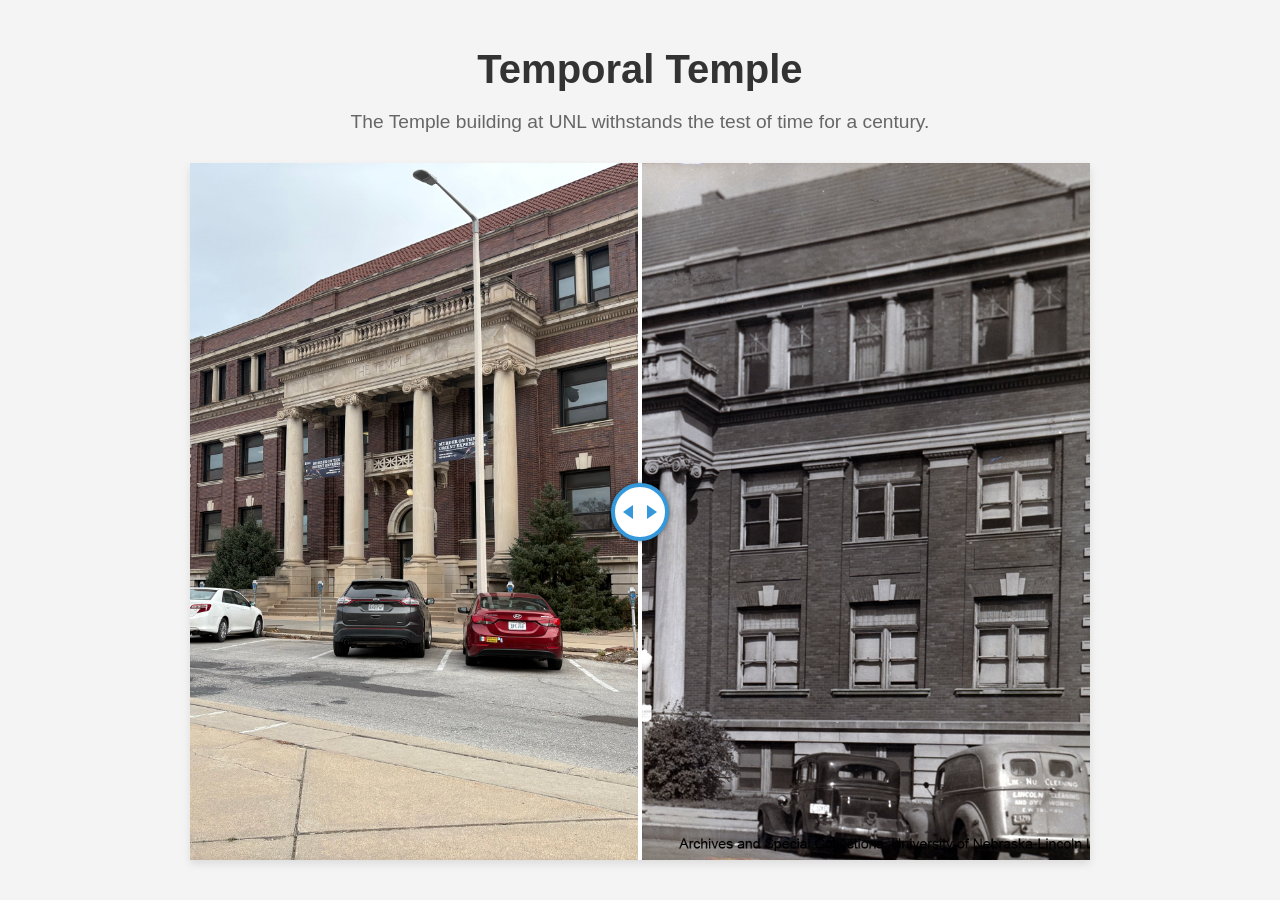
<file: juxtapose/index.html>
<!DOCTYPE html>
<html lang="en">
<head>
    <meta charset="UTF-8">
    <meta name="viewport" content="width=device-width, initial-scale=1.0">
    <title>Temporal Temple Image Slider</title>
    
    <style>
        /* General Resets and Body Styling */
        body {
            font-family: Arial, sans-serif;
            margin: 0;
            padding: 20px;
            background-color: #f4f4f4;
            text-align: center;
        }

        /* Header Styling */
        .page-header {
            margin-bottom: 30px;
        }

        .page-header h1 {
            color: #333;
            font-size: 2.5em;
            margin-bottom: 5px;
        }

        .page-header p {
            color: #666;
            font-size: 1.2em;
        }

        /* Image Slider Container Styling */
        .image-slider-container {
            position: relative;
            max-width: 900px; /* Adjust as needed */
            margin: 0 auto;
            overflow: hidden; /* Ensures the images stay within the bounds */
            cursor: grab;
            user-select: none;
            box-shadow: 0 4px 8px rgba(0, 0, 0, 0.1);
            /* Add a min-height or aspect ratio for better initial rendering if images are slow to load */
            padding-bottom: 56.25%; /* Example: 16:9 aspect ratio (height / width * 100%) */
            height: 0; /* Important for padding-bottom trick */
        }

        /* Image Styling - Both images should fill the container */
        .image-slider-container img {
            position: absolute; /* Position absolutely within the container */
            top: 0;
            left: 0;
            width: 100%; /* Both images should always take 100% of the container width */
            height: 100%; /* Both images should always take 100% of the container height */
            object-fit: cover; /* This ensures the image covers the area without distortion, cropping if necessary */
            object-position: center; /* Center the image within its bounds */
        }

        .image-before {
            z-index: 1; /* Before image is the bottom layer */
        }

        /* Overlay Styling for the 'After' Image (Present Day) */
        .image-after-overlay {
            position: absolute;
            top: 0;
            left: 0;
            height: 100%;
            width: 50%; /* Start the slider at 50% */
            overflow: hidden; /* Crucial for clipping the 'after' image */
            z-index: 2; /* After image is the top layer */
        }

        /* IMPORTANT CHANGE: The image inside the overlay now maintains the full width */
        .image-after-overlay img {
            width: 100%; /* It should be the full width of the *container*, not just the overlay */
            height: 100%; /* It should be the full height of the *container* */
            position: absolute;
            top: 0;
            left: 0; /* Keep it aligned to the left of its *parent overlay* */
            object-fit: cover;
            object-position: center;
        }


        /* Divider/Handle Styling */
        .slider-divider {
            position: absolute;
            top: 0;
            left: 50%; /* Start at 50% */
            width: 4px;
            height: 100%;
            background-color: white;
            transform: translateX(-50%);
            z-index: 3; /* Divider is on top of everything */
            pointer-events: none; /* Allows click-through to the container */
        }

        .slider-handle {
            position: absolute;
            top: 50%;
            left: 50%;
            width: 50px;
            height: 50px;
            background-color: #fff;
            border: 4px solid #3498db;
            border-radius: 50%;
            transform: translate(-50%, -50%);
            cursor: grab;
            box-shadow: 0 0 5px rgba(0, 0, 0, 0.5);
            /* Arrow indicators */
            display: flex;
            justify-content: space-around;
            align-items: center;
            pointer-events: all; /* Make the handle itself clickable/draggable */
        }

        /* Simple arrow effect using pseudo-elements */
        .slider-handle::before,
        .slider-handle::after {
            content: '';
            position: absolute;
            width: 0;
            height: 0;
            border-style: solid;
            top: 50%;
            transform: translateY(-50%);
        }

        .slider-handle::before { /* Left arrow */
            left: 8px;
            border-width: 7px 10px 7px 0;
            border-color: transparent #3498db transparent transparent;
        }

        .slider-handle::after { /* Right arrow */
            right: 8px;
            border-width: 7px 0 7px 10px;
            border-color: transparent transparent transparent #3498db;
        }

        /* Cursor change during drag */
        .image-slider-container.dragging {
            cursor: grabbing;
        }
    </style>
</head>
<body>

    <header class="page-header">
        <h1>Temporal Temple</h1>
        <p>The Temple building at UNL withstands the test of time for a century.</p>
    </header>

    <div class="image-slider-container">
        <img class="image-before" src="58.jpg" alt="The Temple building at UNL, 1925">

        <div class="image-after-overlay">
            <img src="present_temple.jpg" alt="The Temple building at UNL, Present Day">
        </div>

        <div class="slider-divider">
            <div class="slider-handle"></div>
        </div>
    </div>

    <script>
        document.addEventListener('DOMContentLoaded', () => {
            const container = document.querySelector('.image-slider-container');
            const overlay = document.querySelector('.image-after-overlay');
            const divider = document.querySelector('.slider-divider');
            const handle = document.querySelector('.slider-handle');

            let isDragging = false;

            // --- Mouse and Touch Event Handlers ---

            // Start Dragging
            const startDrag = (e) => {
                e.preventDefault(); 
                isDragging = true;
                container.classList.add('dragging');
                
                // Add listeners to document to track movement even if mouse leaves container
                document.addEventListener('mousemove', onDrag);
                document.addEventListener('mouseup', endDrag);
                document.addEventListener('touchmove', onDrag);
                document.addEventListener('touchend', endDrag);
            };

            // Calculate Drag Position
            const onDrag = (e) => {
                if (!isDragging) return;

                // Determine if it's a touch or mouse event
                const clientX = e.touches ? e.touches[0].clientX : e.clientX;

                const containerRect = container.getBoundingClientRect();
                const containerX = containerRect.left;
                const containerWidth = containerRect.width;

                // Calculate the new position relative to the container
                let newPos = clientX - containerX;

                // Clamp the position to stay within the container bounds (0 to Width)
                if (newPos < 0) {
                    newPos = 0;
                } else if (newPos > containerWidth) {
                    newPos = containerWidth;
                }

                // Convert the pixel position to a percentage
                const percentage = (newPos / containerWidth) * 100;

                // Apply the new position
                overlay.style.width = percentage + '%';
                divider.style.left = percentage + '%';
            };

            // Stop Dragging
            const endDrag = () => {
                isDragging = false;
                container.classList.remove('dragging');
                
                // Remove document-level listeners
                document.removeEventListener('mousemove', onDrag);
                document.removeEventListener('mouseup', endDrag);
                document.removeEventListener('touchmove', onDrag);
                document.removeEventListener('touchend', endDrag);
            };

            // --- Event Listeners to initiate drag ---
            // Allow dragging on the handle or the container itself
            container.addEventListener('mousedown', startDrag);
            container.addEventListener('touchstart', startDrag);
            handle.addEventListener('mousedown', startDrag);
            handle.addEventListener('touchstart', startDrag);
        });
    </script>
</body>
</html>
</file>
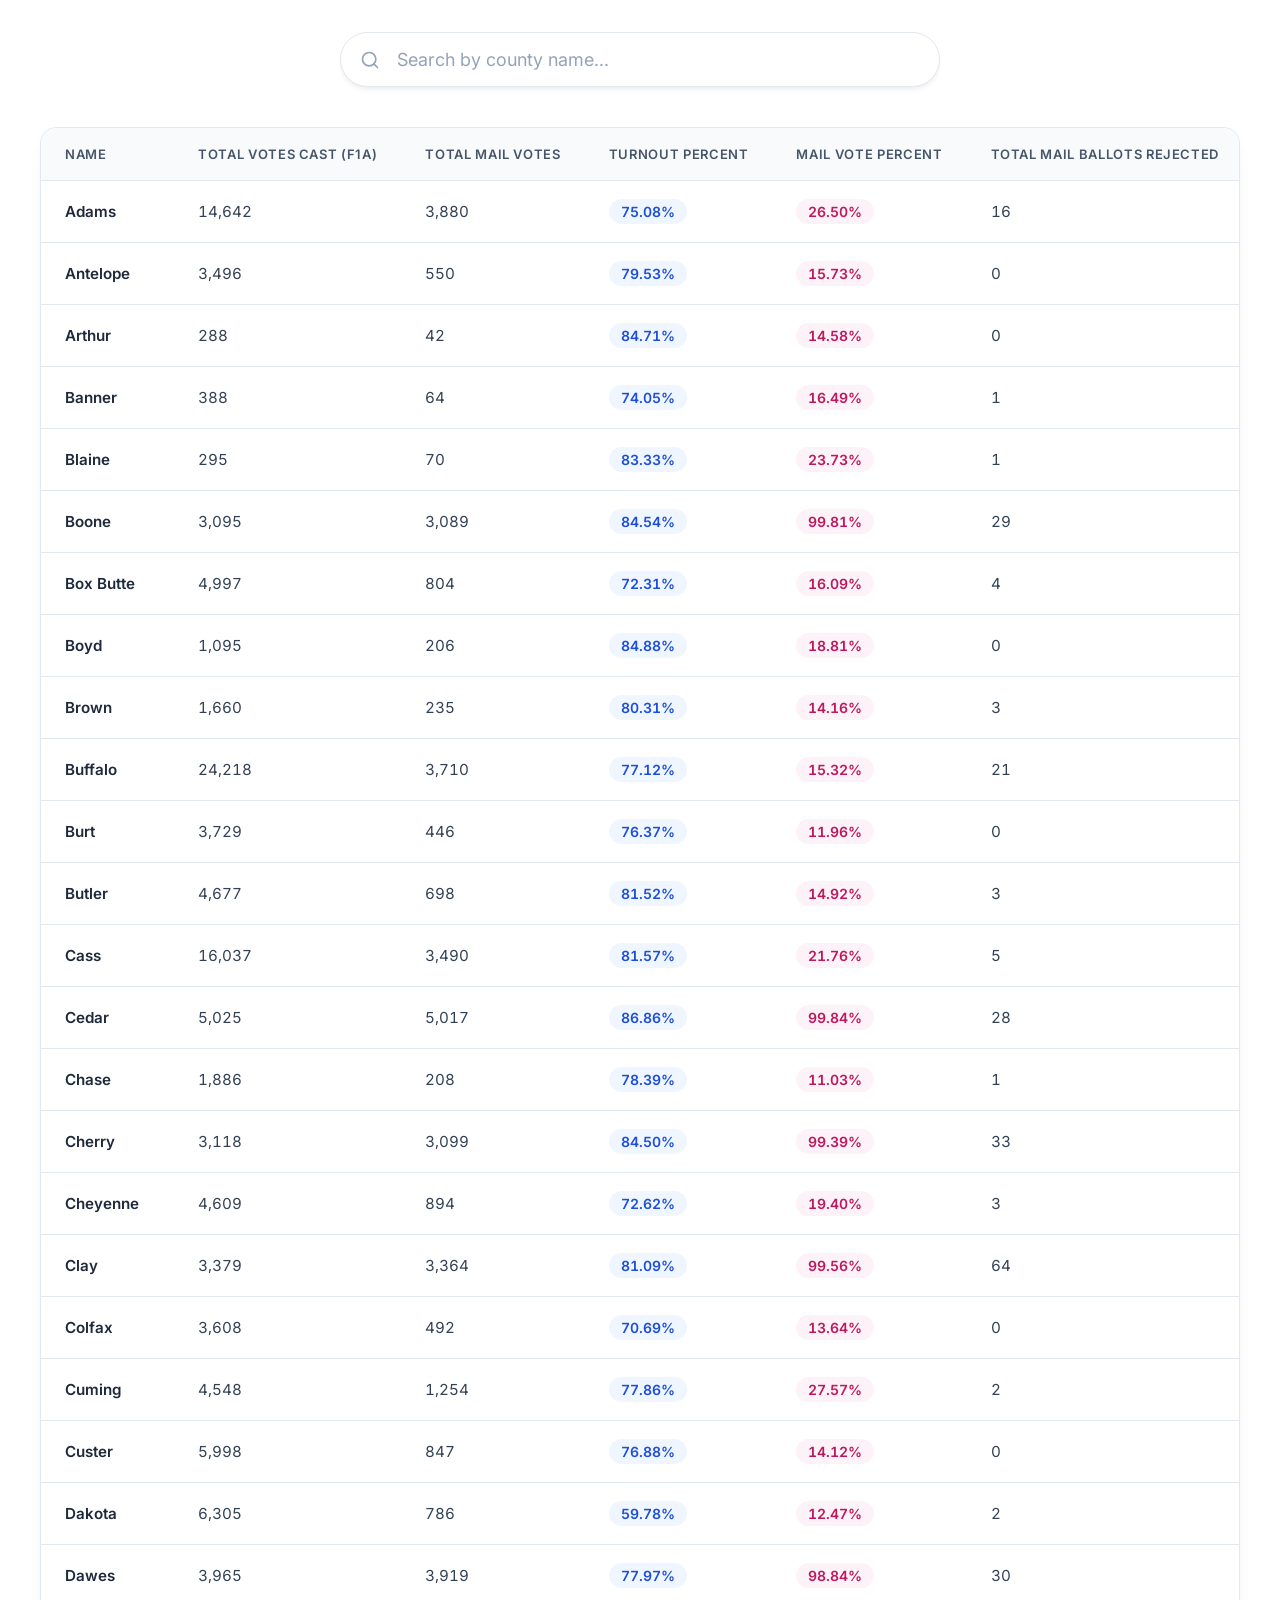
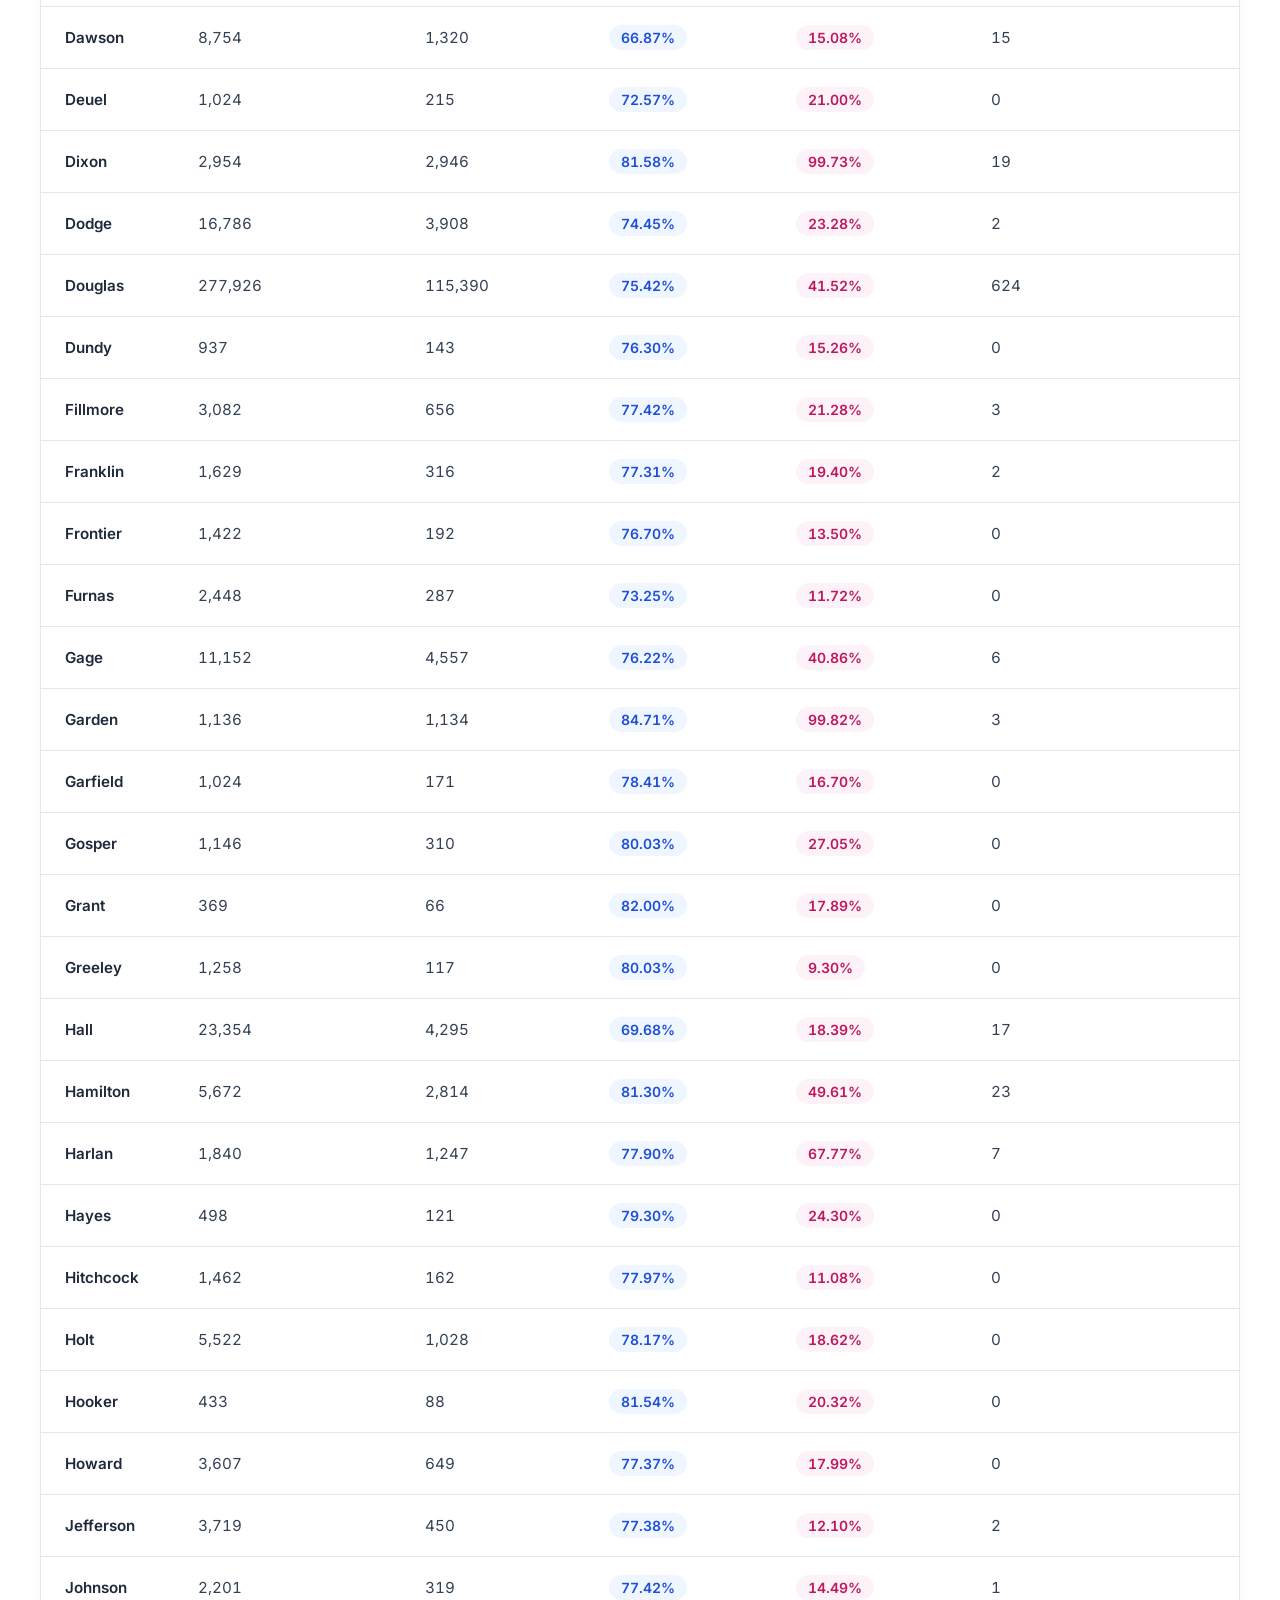
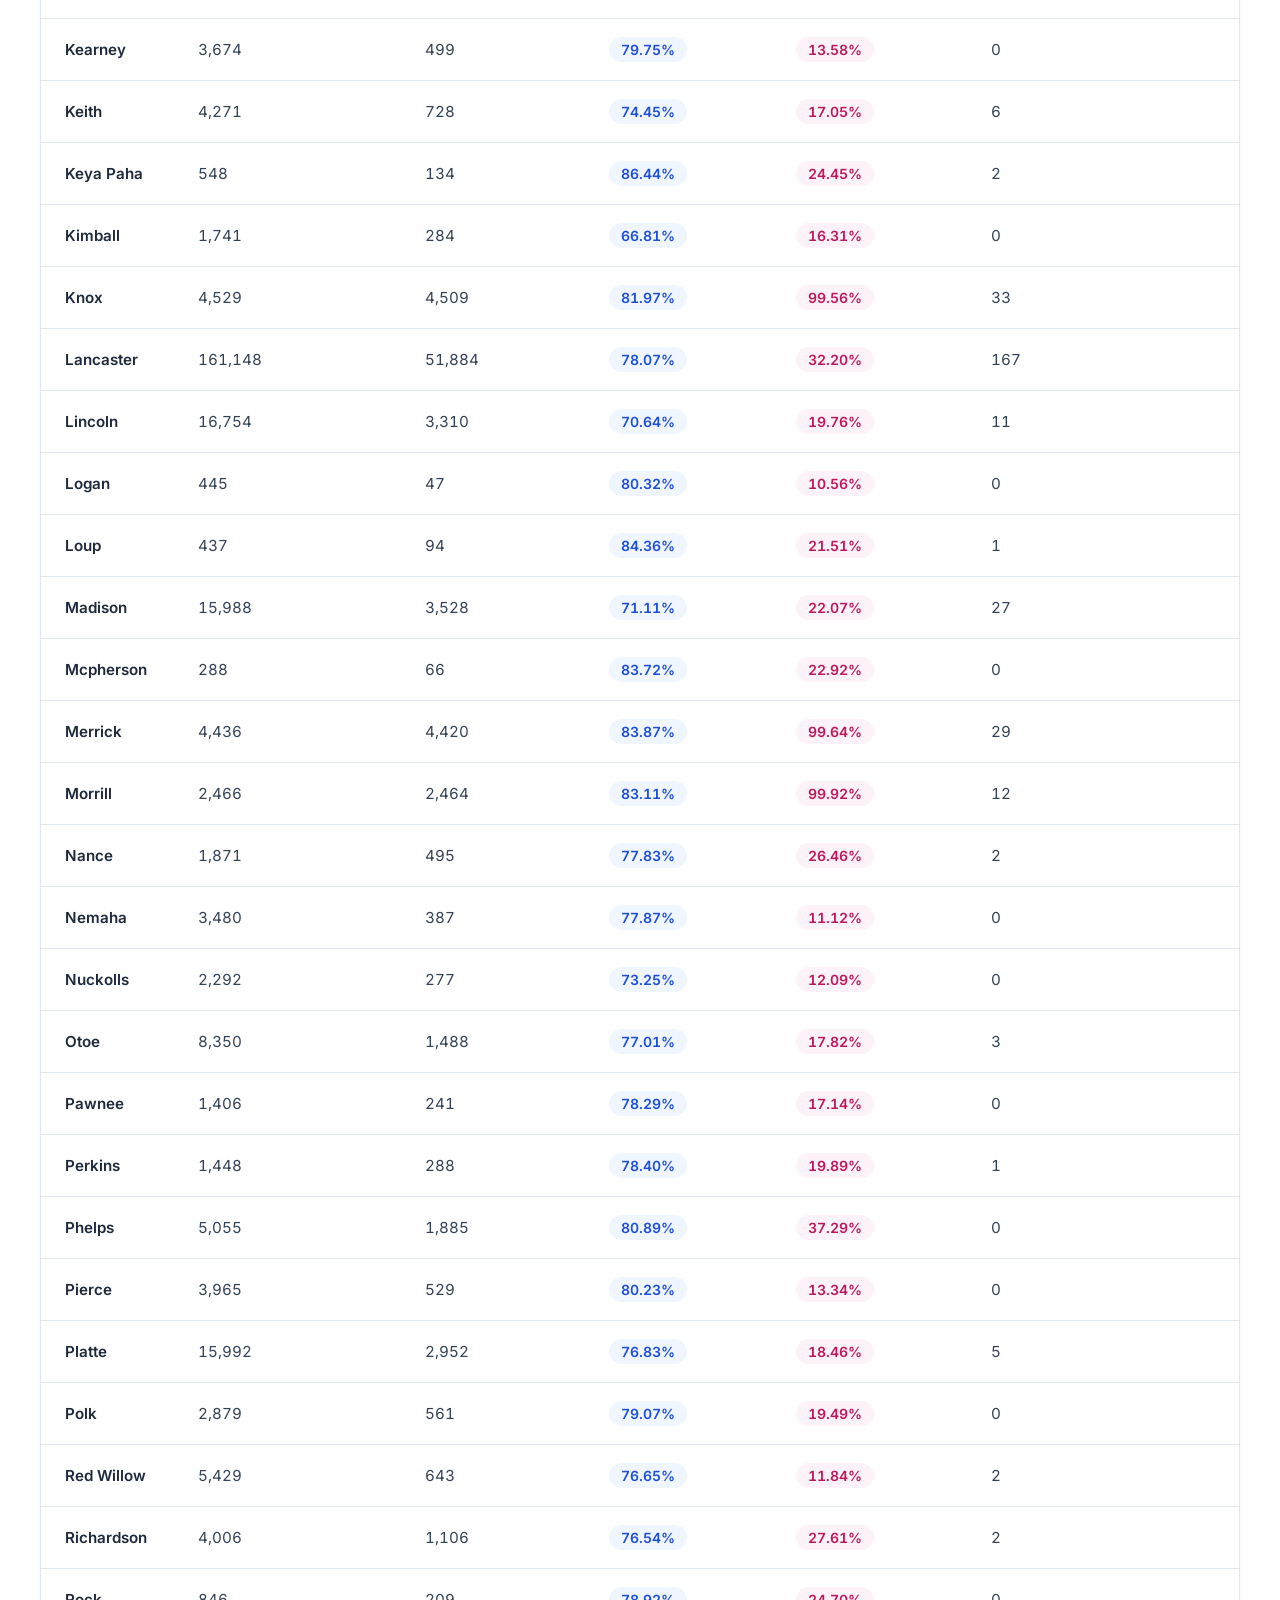
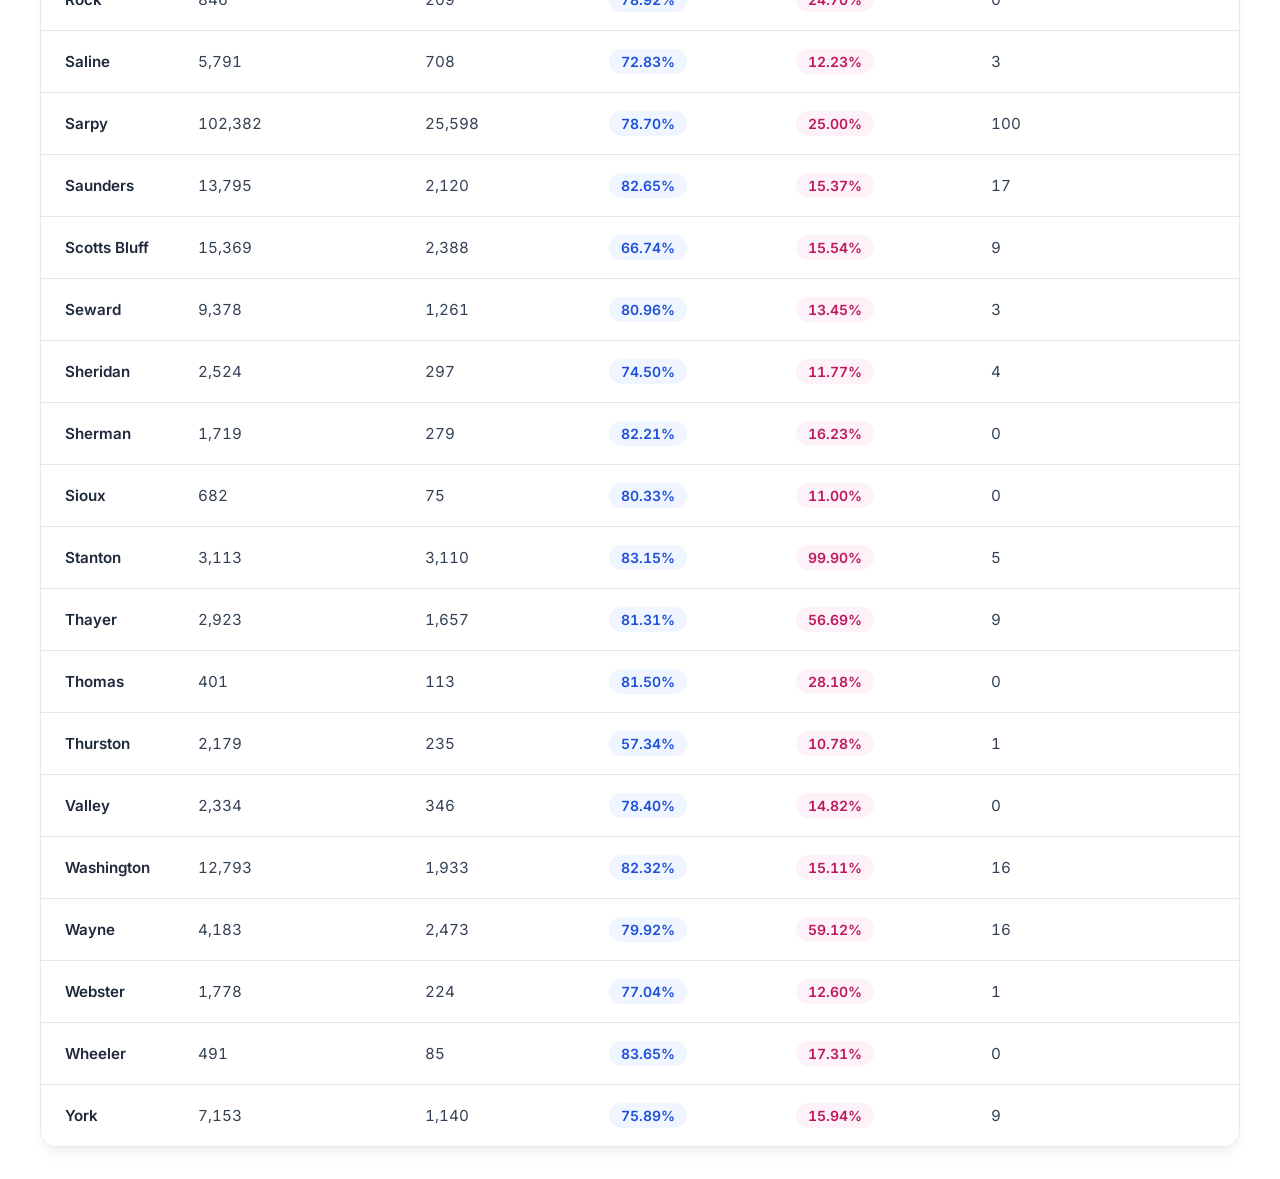
<file: mail-in-ballot-search/index.html>
<!DOCTYPE html>
<html lang="en">
<head>
    <meta charset="UTF-8">
    <meta name="viewport" content="width=device-width, initial-scale=1.0">
    <title>Mail-in Ballot Search</title>
    <meta name="description" content="Search mail-in ballot data by county name, including turnout and rejection statistics.">
    <link href="https://fonts.googleapis.com/css2?family=Inter:wght@400;500;600;700&display=swap" rel="stylesheet">
    <link rel="stylesheet" href="style.css">
</head>
<body>
    <div class="container">
        <div class="search-wrapper">
            <svg class="search-icon" xmlns="http://www.w3.org/2000/svg" width="20" height="20" viewBox="0 0 24 24" fill="none" stroke="currentColor" stroke-width="2" stroke-linecap="round" stroke-linejoin="round"><circle cx="11" cy="11" r="8"></circle><line x1="21" y1="21" x2="16.65" y2="16.65"></line></svg>
            <input type="text" id="searchInput" placeholder="Search by county name..." autocomplete="off">
        </div>
        
        <div class="table-container">
            <table id="resultsTable">
                <thead>
                    <tr>
                        <th>Name</th>
                        <th>Total Votes Cast (F1a)</th>
                        <th>Total Mail Votes</th>
                        <th>Turnout Percent</th>
                        <th>Mail Vote Percent</th>
                        <th>Total Mail Ballots Rejected</th>
                        <th>Total Mail Ballots Rejected (Late)</th>
                    </tr>
                </thead>
                <tbody id="tableBody">
                    <!-- Results will be populated here -->
                </tbody>
            </table>
            <div id="noResults" class="no-results hidden">No counties found matching your search.</div>
        </div>
    </div>
    <script src="script.js"></script>
</body>
</html>
</file>
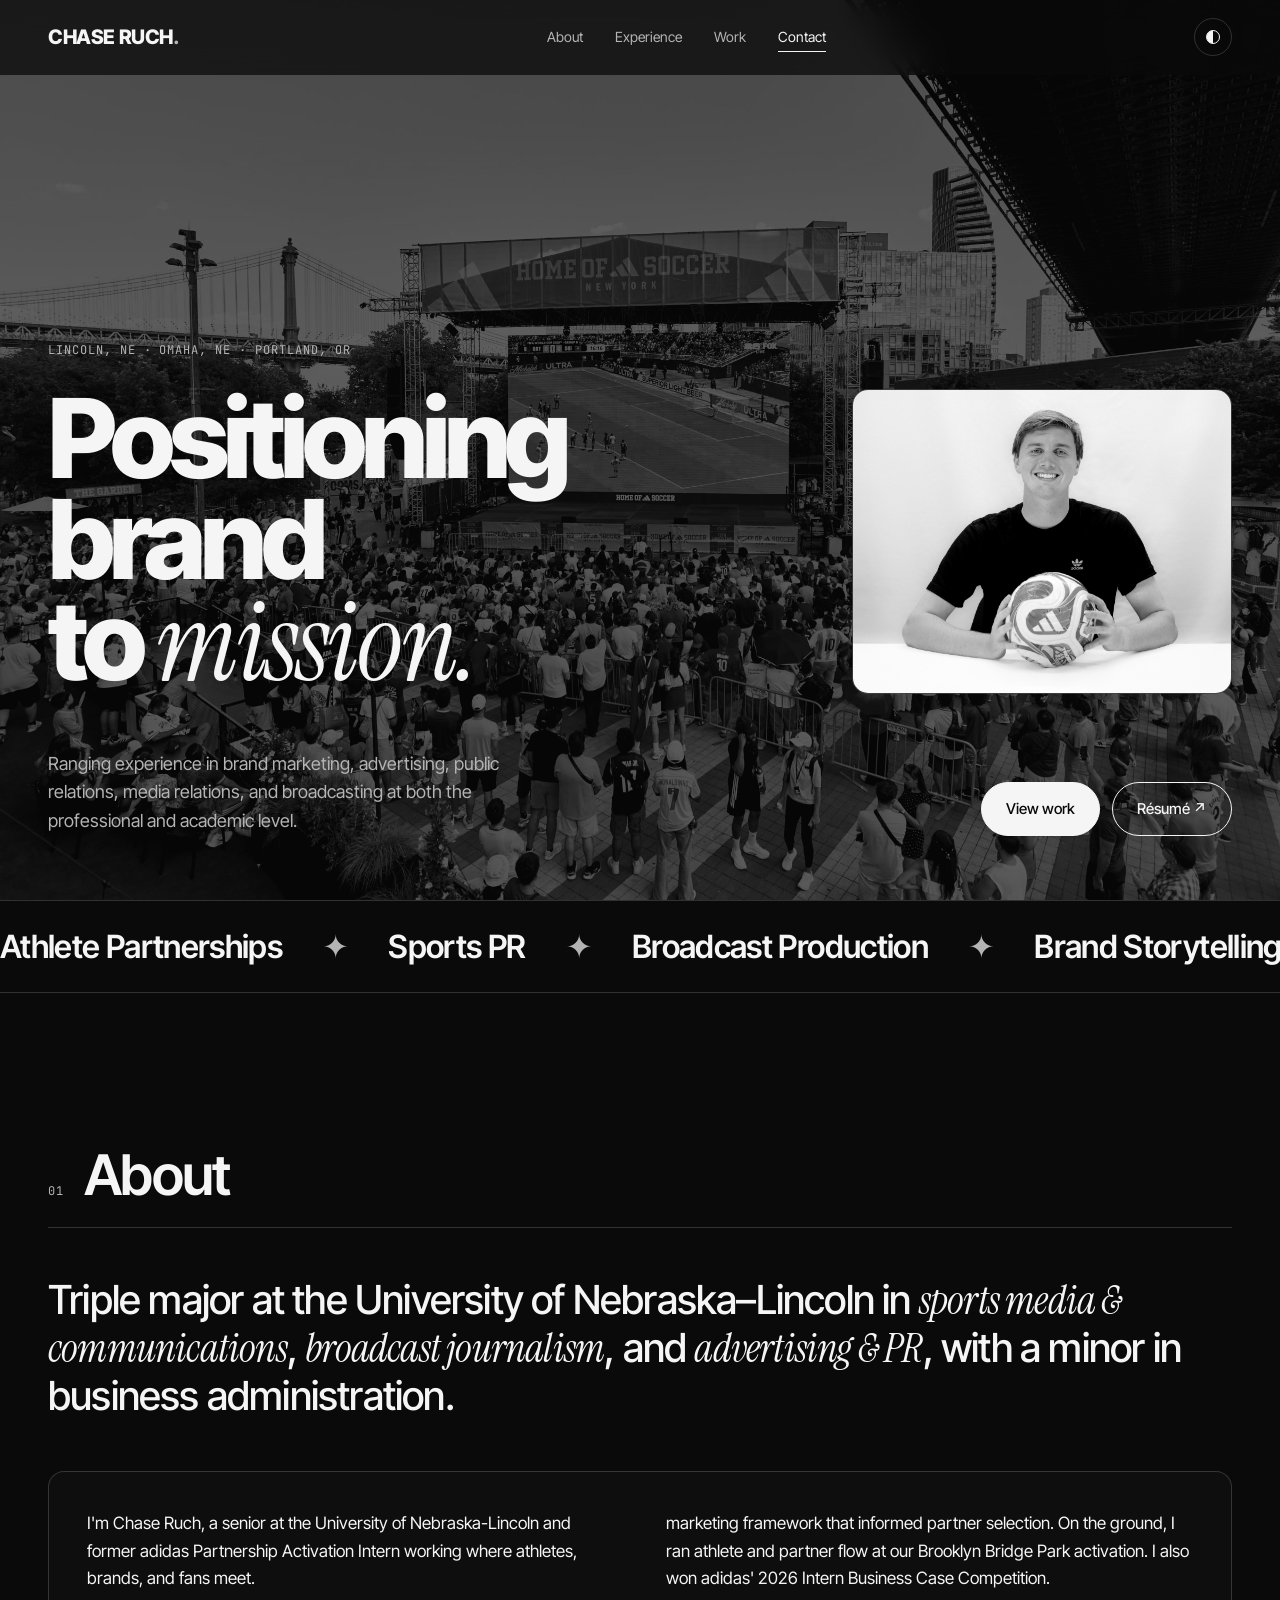
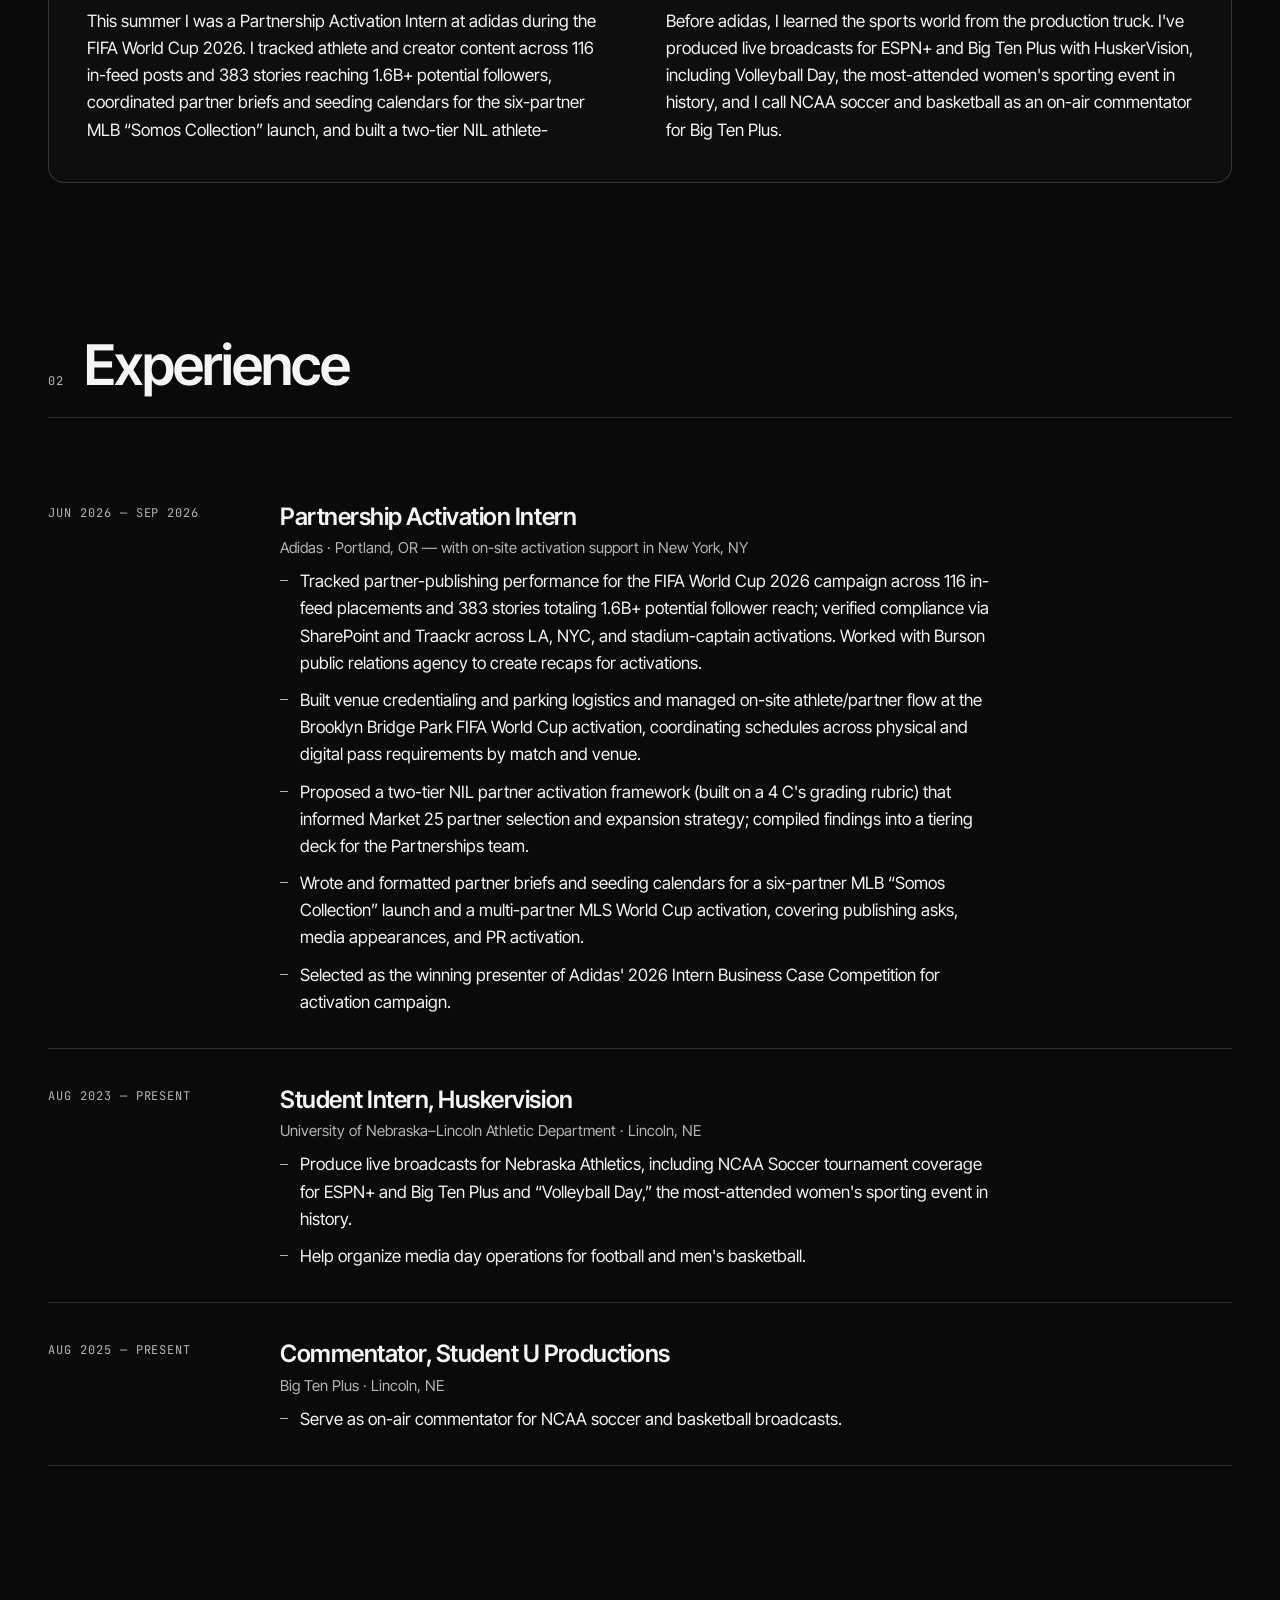
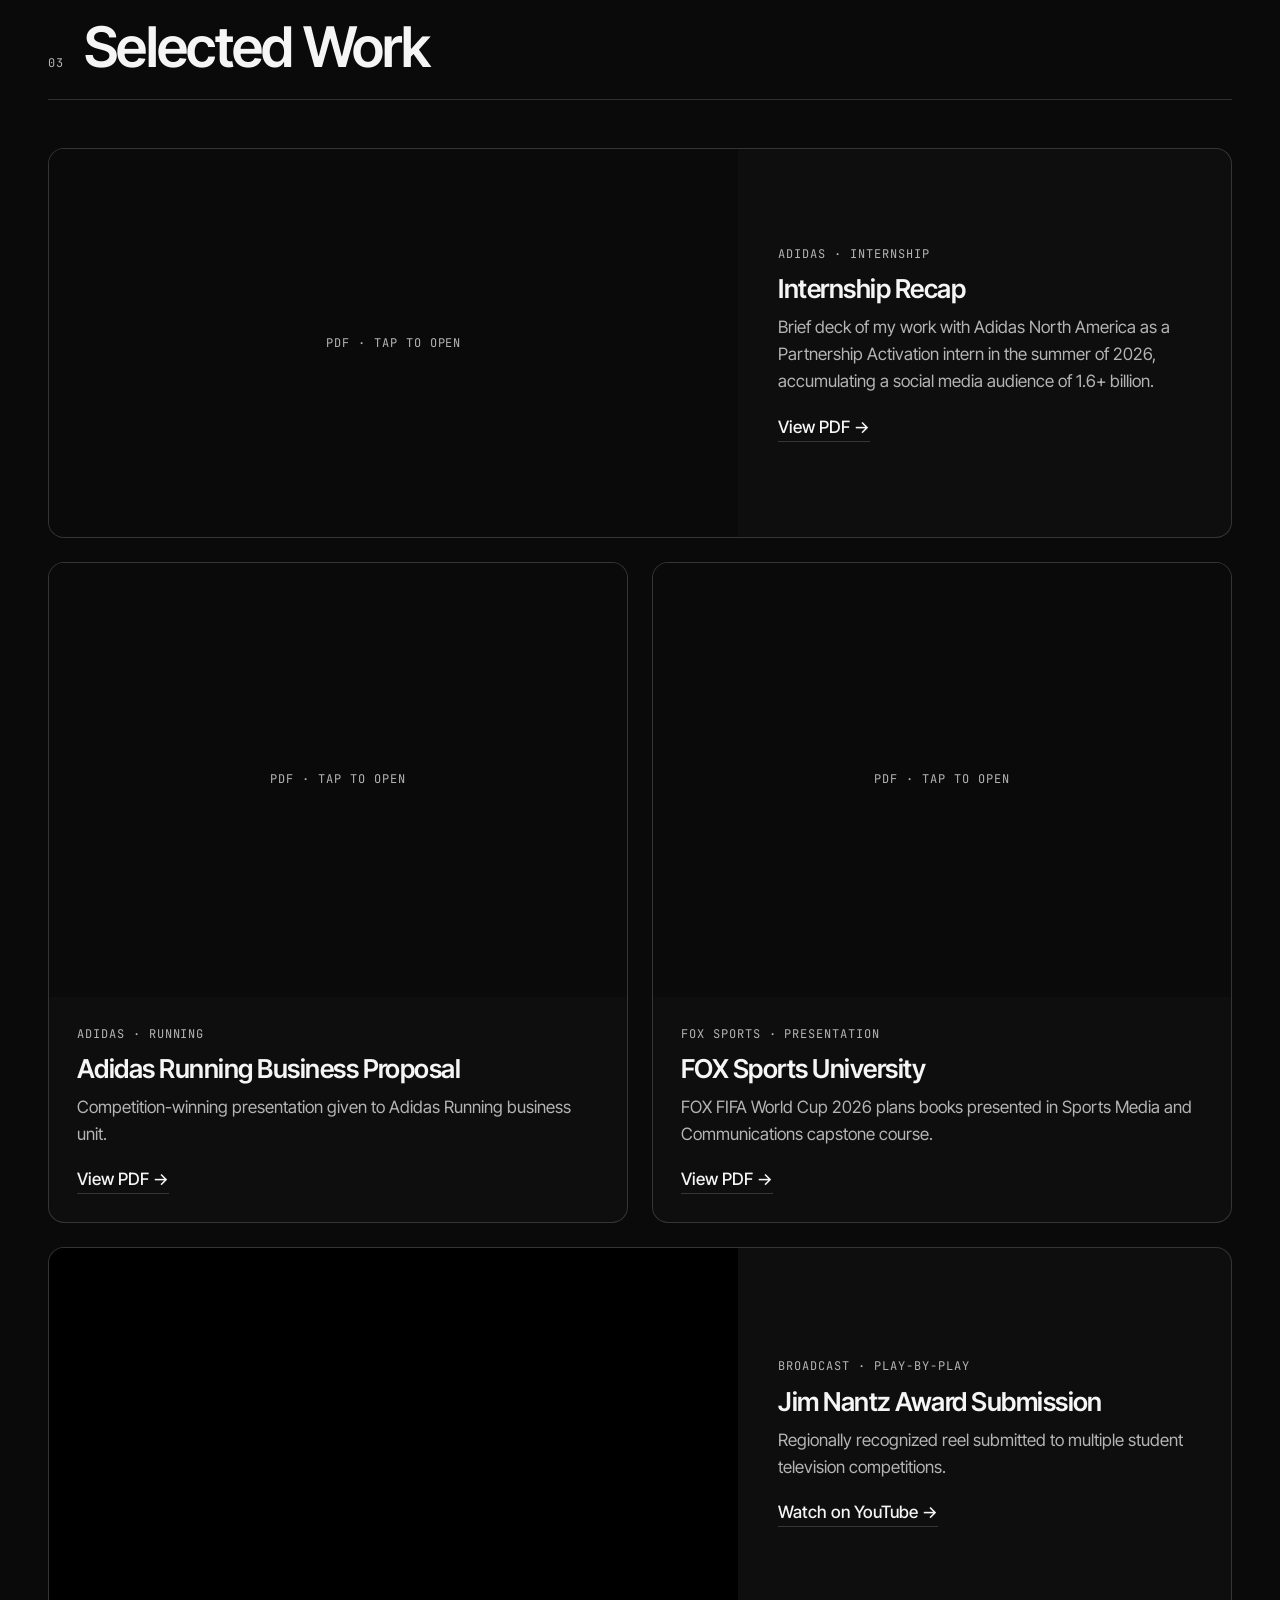
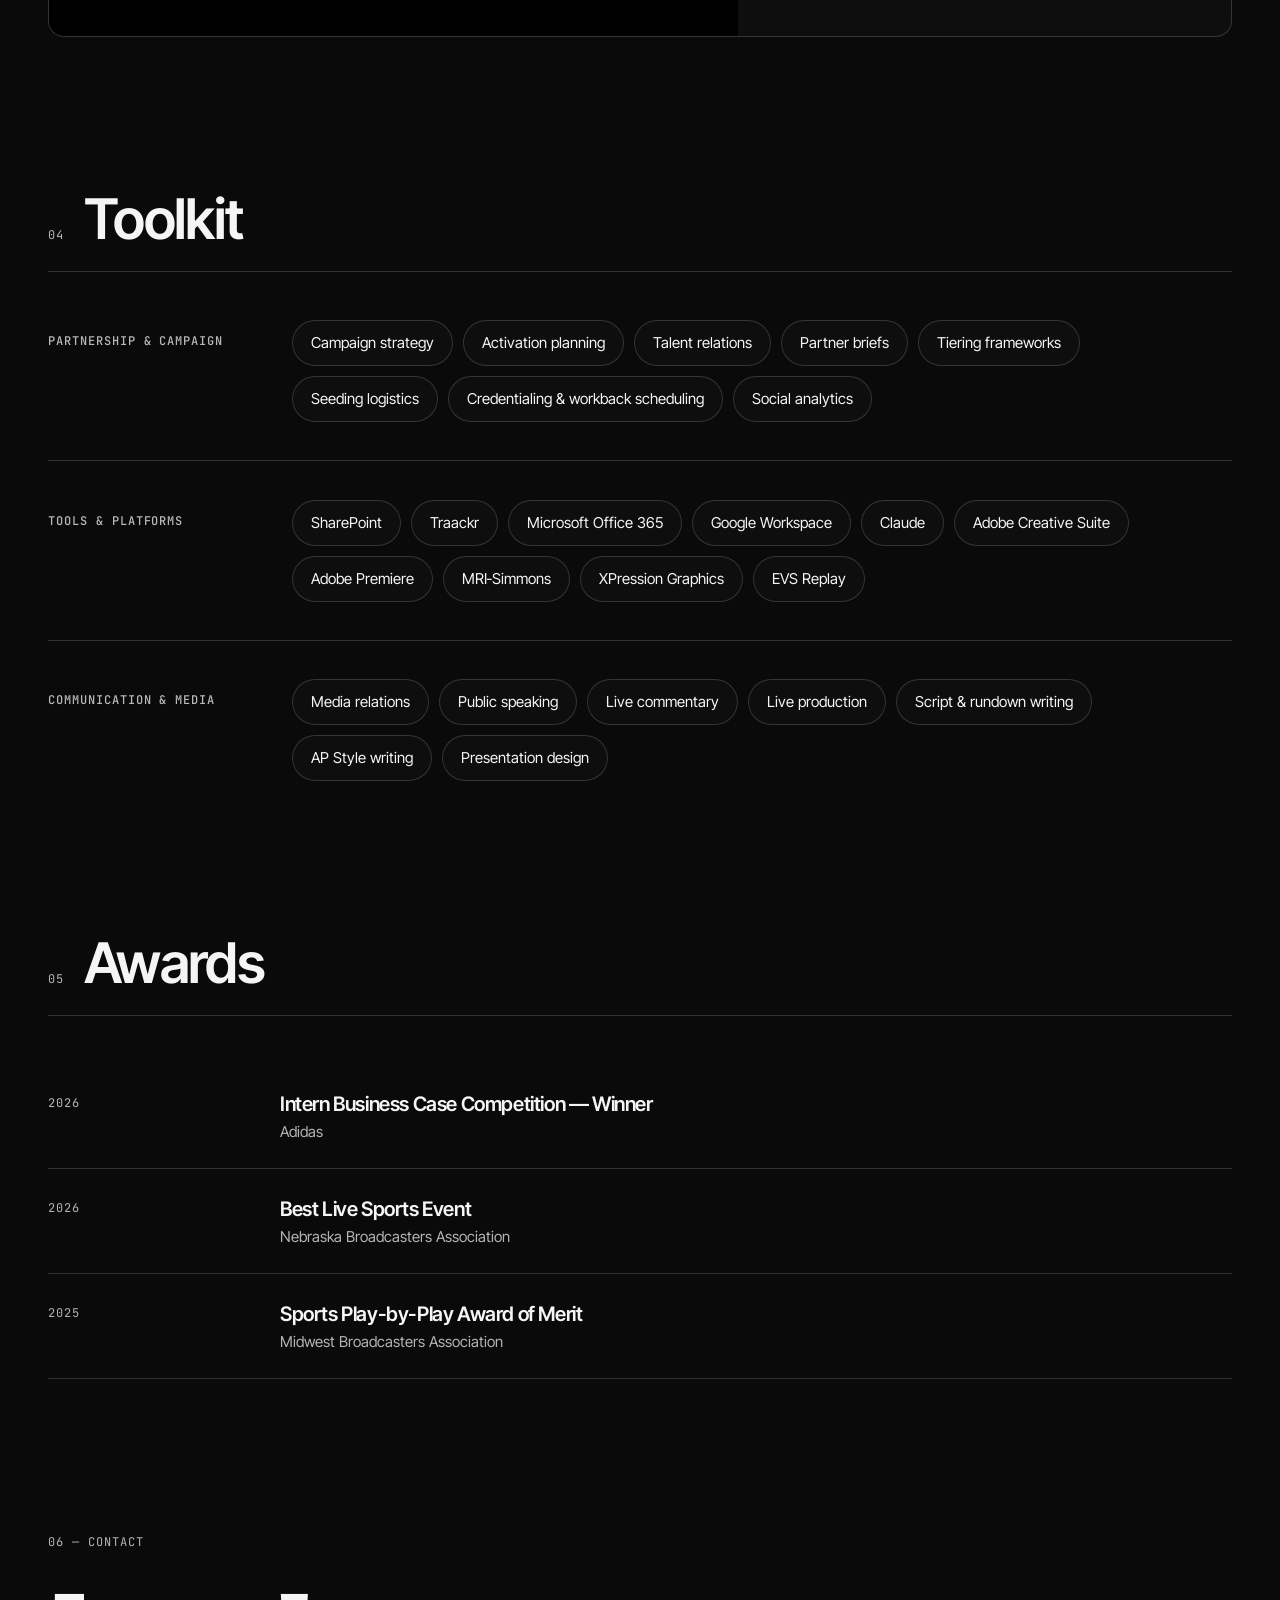
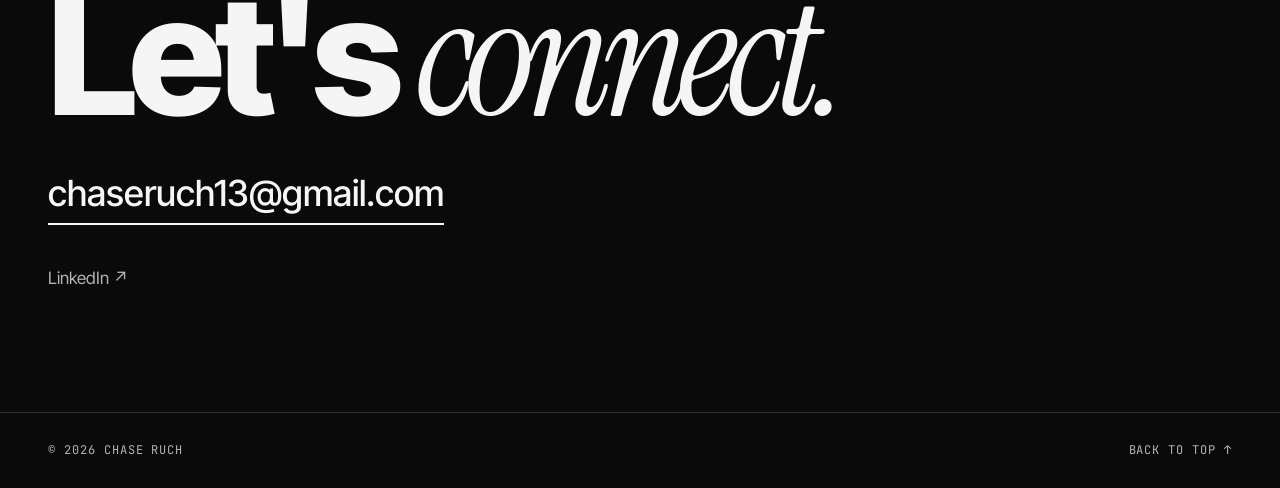
<file: portfolio/index.html>
<!doctype html>
<html lang="en" data-theme="dark">
<head>
  <meta charset="utf-8">
  <meta name="viewport" content="width=device-width, initial-scale=1">
  <title>Chase Ruch — Brand Marketing, PR & Broadcasting</title>
  <meta name="description" content="Portfolio of Chase Ruch — brand marketing, advertising, public relations, media relations, and broadcasting.">
  <meta property="og:title" content="Chase Ruch — Brand Marketing, PR & Broadcasting">
  <meta property="og:description" content="Athlete partnerships, broadcast production, and sports PR.">
  <link rel="preconnect" href="https://fonts.googleapis.com">
  <link rel="preconnect" href="https://fonts.gstatic.com" crossorigin>
  <link href="https://fonts.googleapis.com/css2?family=Inter+Tight:wght@400;500;600;800&family=Instrument+Serif:ital@0;1&family=JetBrains+Mono:wght@400;500&display=swap" rel="stylesheet">
  <link rel="stylesheet" href="styles.css">
  <script>
    // Apply saved theme before paint to avoid a flash
    try { const t = localStorage.getItem('theme'); if (t) document.documentElement.dataset.theme = t; } catch (e) {}
  </script>
</head>
<body>
  <a class="skip" href="#main">Skip to content</a>

  <header class="nav">
    <a href="#top" class="logo">CHASE RUCH<span>.</span></a>
    <nav id="menu" class="nav-links" aria-label="Primary">
      <a href="#about">About</a>
      <a href="#experience">Experience</a>
      <a href="#work">Work</a>
      <a href="#contact">Contact</a>
    </nav>
    <div class="nav-actions">
      <button id="theme" class="icon-btn" aria-label="Toggle light/dark theme">
        <span class="theme-dot"></span>
      </button>
      <button id="burger" class="icon-btn burger" aria-label="Open menu" aria-expanded="false" aria-controls="menu">
        <span></span><span></span>
      </button>
    </div>
  </header>

  <main id="main">
    <!-- HERO -->
    <section id="top" class="hero">
      <div class="hero-main">
        <div class="hero-text">
          <p class="eyebrow mono">Lincoln, NE · Omaha, NE · Portland, OR</p>
          <h1 class="hero-title">
            <span class="line">Positioning brand</span>
            <span class="line">to <em>mission.</em></span>
          </h1>
        </div>
        <figure class="headshot">
          <img src="ruch_soccer_headshot.JPEG" alt="Portrait of Chase Ruch" width="5148" height="4133">
        </figure>
      </div>
      <div class="hero-foot">
        <p class="lede">Ranging experience in brand marketing, advertising, public relations, media relations, and broadcasting at both the professional and academic level.</p>
        <div class="cta-row">
          <a href="#work" class="btn btn-solid">View work</a>
          <a href="resume.pdf" class="btn btn-ghost" target="_blank" rel="noopener">Résumé ↗</a>
        </div>
      </div>
    </section>

    <!-- TICKER -->
    <div class="ticker" aria-hidden="true">
      <div class="ticker-track">
        <span>Athlete Partnerships</span><span>✦</span><span>Sports PR</span><span>✦</span><span>Broadcast Production</span><span>✦</span><span>Brand Storytelling</span><span>✦</span><span>Audience Research</span><span>✦</span>
        <span>Athlete Partnerships</span><span>✦</span><span>Sports PR</span><span>✦</span><span>Broadcast Production</span><span>✦</span><span>Brand Storytelling</span><span>✦</span><span>Audience Research</span><span>✦</span>
      </div>
    </div>

    <!-- ABOUT -->
    <section id="about" class="section">
      <div class="section-head reveal">
        <span class="num mono">01</span>
        <h2>About</h2>
      </div>
      <div class="about-grid">
        <p class="big reveal">
          Triple major at the University of Nebraska–Lincoln in <em>sports media & communications</em>, <em>broadcast journalism</em>, and <em>advertising & PR</em>, with a minor in business administration.
        </p>
        <div class="about-side reveal">
          <p>I'm Chase Ruch, a senior at the University of Nebraska-Lincoln and former adidas Partnership Activation Intern working where athletes, brands, and fans meet.</p>
          <p>This summer I was a Partnership Activation Intern at adidas during the FIFA World Cup 2026. I tracked athlete and creator content across 116 in-feed posts and 383 stories reaching 1.6B+ potential followers, coordinated partner briefs and seeding calendars for the six-partner MLB &ldquo;Somos Collection&rdquo; launch, and built a two-tier NIL athlete-marketing framework that informed partner selection. On the ground, I ran athlete and partner flow at our Brooklyn Bridge Park activation. I also won adidas' 2026 Intern Business Case Competition.</p>
          <p>Before adidas, I learned the sports world from the production truck. I've produced live broadcasts for ESPN+ and Big Ten Plus with HuskerVision, including Volleyball Day, the most-attended women's sporting event in history, and I call NCAA soccer and basketball as an on-air commentator for Big Ten Plus.</p>
        </div>
      </div>
    </section>

    <!-- EXPERIENCE -->
    <section id="experience" class="section">
      <div class="section-head reveal">
        <span class="num mono">02</span>
        <h2>Experience</h2>
      </div>
      <ol class="timeline">
        <li class="reveal">
          <span class="when mono">Jun 2026 — Sep 2026</span>
          <div>
            <h3>Partnership Activation Intern</h3>
            <p class="org">Adidas · Portland, OR — with on-site activation support in New York, NY</p>
            <ul class="bullets">
              <li>Tracked partner-publishing performance for the FIFA World Cup 2026 campaign across 116 in-feed placements and 383 stories totaling 1.6B+ potential follower reach; verified compliance via SharePoint and Traackr across LA, NYC, and stadium-captain activations. Worked with Burson public relations agency to create recaps for activations.</li>
              <li>Built venue credentialing and parking logistics and managed on-site athlete/partner flow at the Brooklyn Bridge Park FIFA World Cup activation, coordinating schedules across physical and digital pass requirements by match and venue.</li>
              <li>Proposed a two-tier NIL partner activation framework (built on a 4 C's grading rubric) that informed Market 25 partner selection and expansion strategy; compiled findings into a tiering deck for the Partnerships team.</li>
              <li>Wrote and formatted partner briefs and seeding calendars for a six-partner MLB &ldquo;Somos Collection&rdquo; launch and a multi-partner MLS World Cup activation, covering publishing asks, media appearances, and PR activation.</li>
              <li>Selected as the winning presenter of Adidas' 2026 Intern Business Case Competition for activation campaign.</li>
            </ul>
          </div>
        </li>
        <li class="reveal">
          <span class="when mono">Aug 2023 — Present</span>
          <div>
            <h3>Student Intern, Huskervision</h3>
            <p class="org">University of Nebraska–Lincoln Athletic Department · Lincoln, NE</p>
            <ul class="bullets">
              <li>Produce live broadcasts for Nebraska Athletics, including NCAA Soccer tournament coverage for ESPN+ and Big Ten Plus and &ldquo;Volleyball Day,&rdquo; the most-attended women's sporting event in history.</li>
              <li>Help organize media day operations for football and men's basketball.</li>
            </ul>
          </div>
        </li>
        <li class="reveal">
          <span class="when mono">Aug 2025 — Present</span>
          <div>
            <h3>Commentator, Student U Productions</h3>
            <p class="org">Big Ten Plus · Lincoln, NE</p>
            <ul class="bullets">
              <li>Serve as on-air commentator for NCAA soccer and basketball broadcasts.</li>
            </ul>
          </div>
        </li>
      </ol>
    </section>

    <!-- WORK -->
    <section id="work" class="section">
      <div class="section-head reveal">
        <span class="num mono">03</span>
        <h2>Selected Work</h2>
      </div>
      <div class="grid">
        <article class="card card-wide reveal">
          <a class="card-media pdf" href="adidas_intern_recap.pdf" target="_blank" rel="noopener" aria-label="Open Adidas Internship Recap PDF">
            <object data="adidas_intern_recap.pdf#toolbar=0&navpanes=0&view=FitH" type="application/pdf" tabindex="-1">
              <span class="mono">PDF · Tap to open</span>
            </object>
            <span class="pdf-open mono">Open PDF ↗</span>
          </a>
          <div class="card-body">
            <p class="tag mono">Adidas · Internship</p>
            <h3>Internship Recap</h3>
            <p>Brief deck of my work with Adidas North America as a Partnership Activation intern in the summer of 2026, accumulating a social media audience of 1.6+ billion.</p>
            <a href="adidas_intern_recap.pdf" class="link" target="_blank" rel="noopener">View PDF →</a>
          </div>
        </article>
        <article class="card reveal">
          <a class="card-media pdf" href="adidas_runningbu.pdf" target="_blank" rel="noopener" aria-label="Open Adidas Running Business Proposal PDF">
            <object data="adidas_runningbu.pdf#toolbar=0&navpanes=0&view=FitH" type="application/pdf" tabindex="-1">
              <span class="mono">PDF · Tap to open</span>
            </object>
            <span class="pdf-open mono">Open PDF ↗</span>
          </a>
          <div class="card-body">
            <p class="tag mono">Adidas · Running</p>
            <h3>Adidas Running Business Proposal</h3>
            <p>Competition-winning presentation given to Adidas Running business unit.</p>
            <a href="adidas_runningbu.pdf" class="link" target="_blank" rel="noopener">View PDF →</a>
          </div>
        </article>
        <article class="card reveal">
          <a class="card-media pdf" href="foxsportsu_presentation.pdf" target="_blank" rel="noopener" aria-label="Open FOX Sports University presentation PDF">
            <object data="foxsportsu_presentation.pdf#toolbar=0&navpanes=0&view=FitH" type="application/pdf" tabindex="-1">
              <span class="mono">PDF · Tap to open</span>
            </object>
            <span class="pdf-open mono">Open PDF ↗</span>
          </a>
          <div class="card-body">
            <p class="tag mono">FOX Sports · Presentation</p>
            <h3>FOX Sports University</h3>
            <p>FOX FIFA World Cup 2026 plans books presented in Sports Media and Communications capstone course.</p>
            <a href="foxsportsu_presentation.pdf" class="link" target="_blank" rel="noopener">View PDF →</a>
          </div>
        </article>
        <article class="card card-wide reveal">
          <div class="card-media video">
            <iframe src="https://www.youtube-nocookie.com/embed/Jt0hOfTFR4M?rel=0" title="Jim Nantz Award Submission — play-by-play reel" loading="lazy" allow="accelerometer; autoplay; clipboard-write; encrypted-media; gyroscope; picture-in-picture" referrerpolicy="strict-origin-when-cross-origin" allowfullscreen></iframe>
          </div>
          <div class="card-body">
            <p class="tag mono">Broadcast · Play-by-Play</p>
            <h3>Jim Nantz Award Submission</h3>
            <p>Regionally recognized reel submitted to multiple student television competitions.</p>
            <a href="https://youtu.be/Jt0hOfTFR4M" class="link" target="_blank" rel="noopener">Watch on YouTube →</a>
          </div>
        </article>
      </div>
    </section>

    <!-- SKILLS -->
    <section class="section">
      <div class="section-head reveal">
        <span class="num mono">04</span>
        <h2>Toolkit</h2>
      </div>
      <div class="toolkit">
        <div class="tool-group reveal">
          <h3 class="tool-label mono">Partnership &amp; Campaign</h3>
          <ul class="chips">
            <li>Campaign strategy</li><li>Activation planning</li><li>Talent relations</li><li>Partner briefs</li><li>Tiering frameworks</li><li>Seeding logistics</li><li>Credentialing &amp; workback scheduling</li><li>Social analytics</li>
          </ul>
        </div>
        <div class="tool-group reveal">
          <h3 class="tool-label mono">Tools &amp; Platforms</h3>
          <ul class="chips">
            <li>SharePoint</li><li>Traackr</li><li>Microsoft Office 365</li><li>Google Workspace</li><li>Claude</li><li>Adobe Creative Suite</li><li>Adobe Premiere</li><li>MRI&#8209;Simmons</li><li>XPression Graphics</li><li>EVS Replay</li>
          </ul>
        </div>
        <div class="tool-group reveal">
          <h3 class="tool-label mono">Communication &amp; Media</h3>
          <ul class="chips">
            <li>Media relations</li><li>Public speaking</li><li>Live commentary</li><li>Live production</li><li>Script &amp; rundown writing</li><li>AP Style writing</li><li>Presentation design</li>
          </ul>
        </div>
      </div>
    </section>

    <!-- AWARDS -->
    <section id="awards" class="section">
      <div class="section-head reveal">
        <span class="num mono">05</span>
        <h2>Awards</h2>
      </div>
      <ol class="timeline awards">
        <li class="reveal">
          <span class="when mono">2026</span>
          <div>
            <h3>Intern Business Case Competition — Winner</h3>
            <p class="org">Adidas</p>
          </div>
        </li>
        <li class="reveal">
          <span class="when mono">2026</span>
          <div>
            <h3>Best Live Sports Event</h3>
            <p class="org">Nebraska Broadcasters Association</p>
          </div>
        </li>
        <li class="reveal">
          <span class="when mono">2025</span>
          <div>
            <h3>Sports Play-by-Play Award of Merit</h3>
            <p class="org">Midwest Broadcasters Association</p>
          </div>
        </li>
      </ol>
    </section>

    <!-- CONTACT -->
    <section id="contact" class="section contact">
      <p class="eyebrow mono reveal">06 — Contact</p>
      <h2 class="contact-title reveal">Let's <em>connect.</em></h2>
      <a href="mailto:chaseruch13@gmail.com" class="contact-mail reveal">chaseruch13@gmail.com</a>
      <ul class="socials reveal">
        <li><a href="https://www.linkedin.com/in/chase-ruch-66889b25b/" target="_blank" rel="noopener">LinkedIn ↗</a></li>
      </ul>
    </section>
  </main>

  <footer class="footer mono">
    <span>© <span id="year"></span> Chase Ruch</span>
    <a href="#top">Back to top ↑</a>
  </footer>

  <script src="script.js"></script>
</body>
</html>
</file>
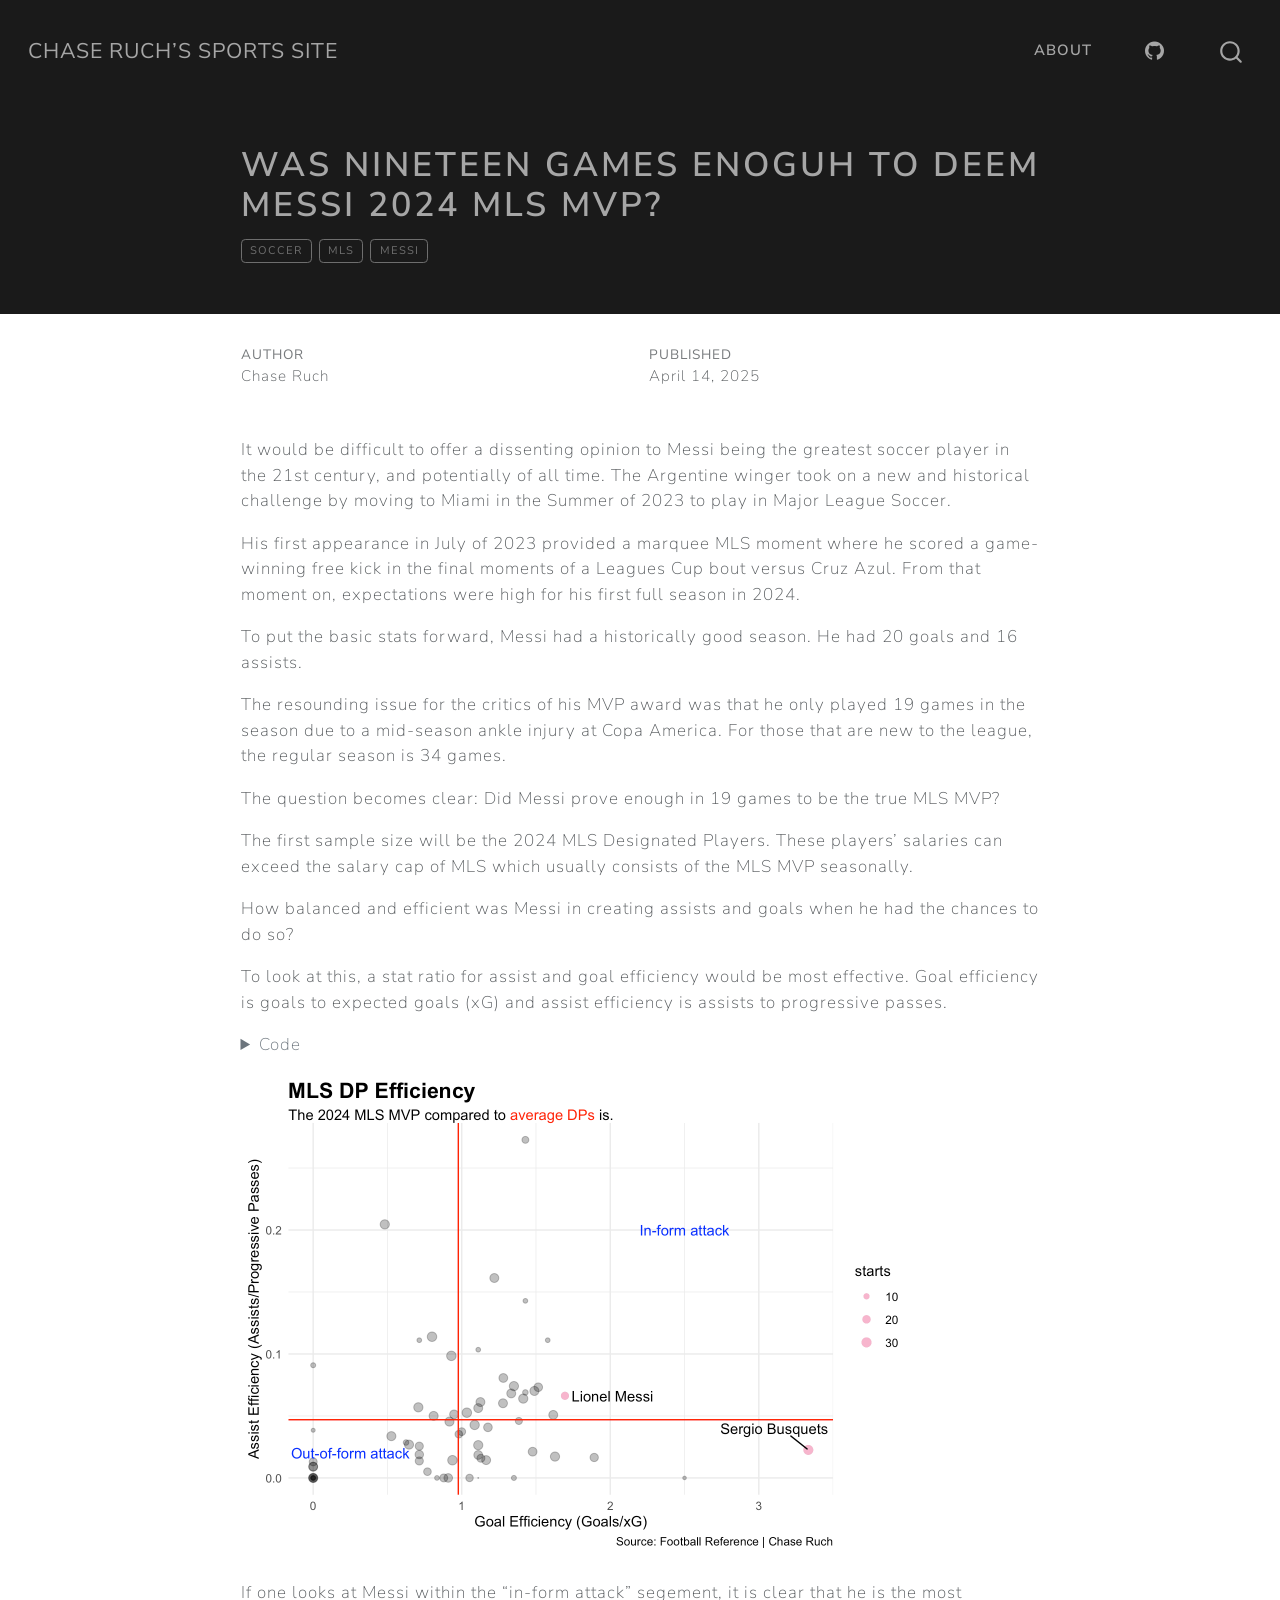
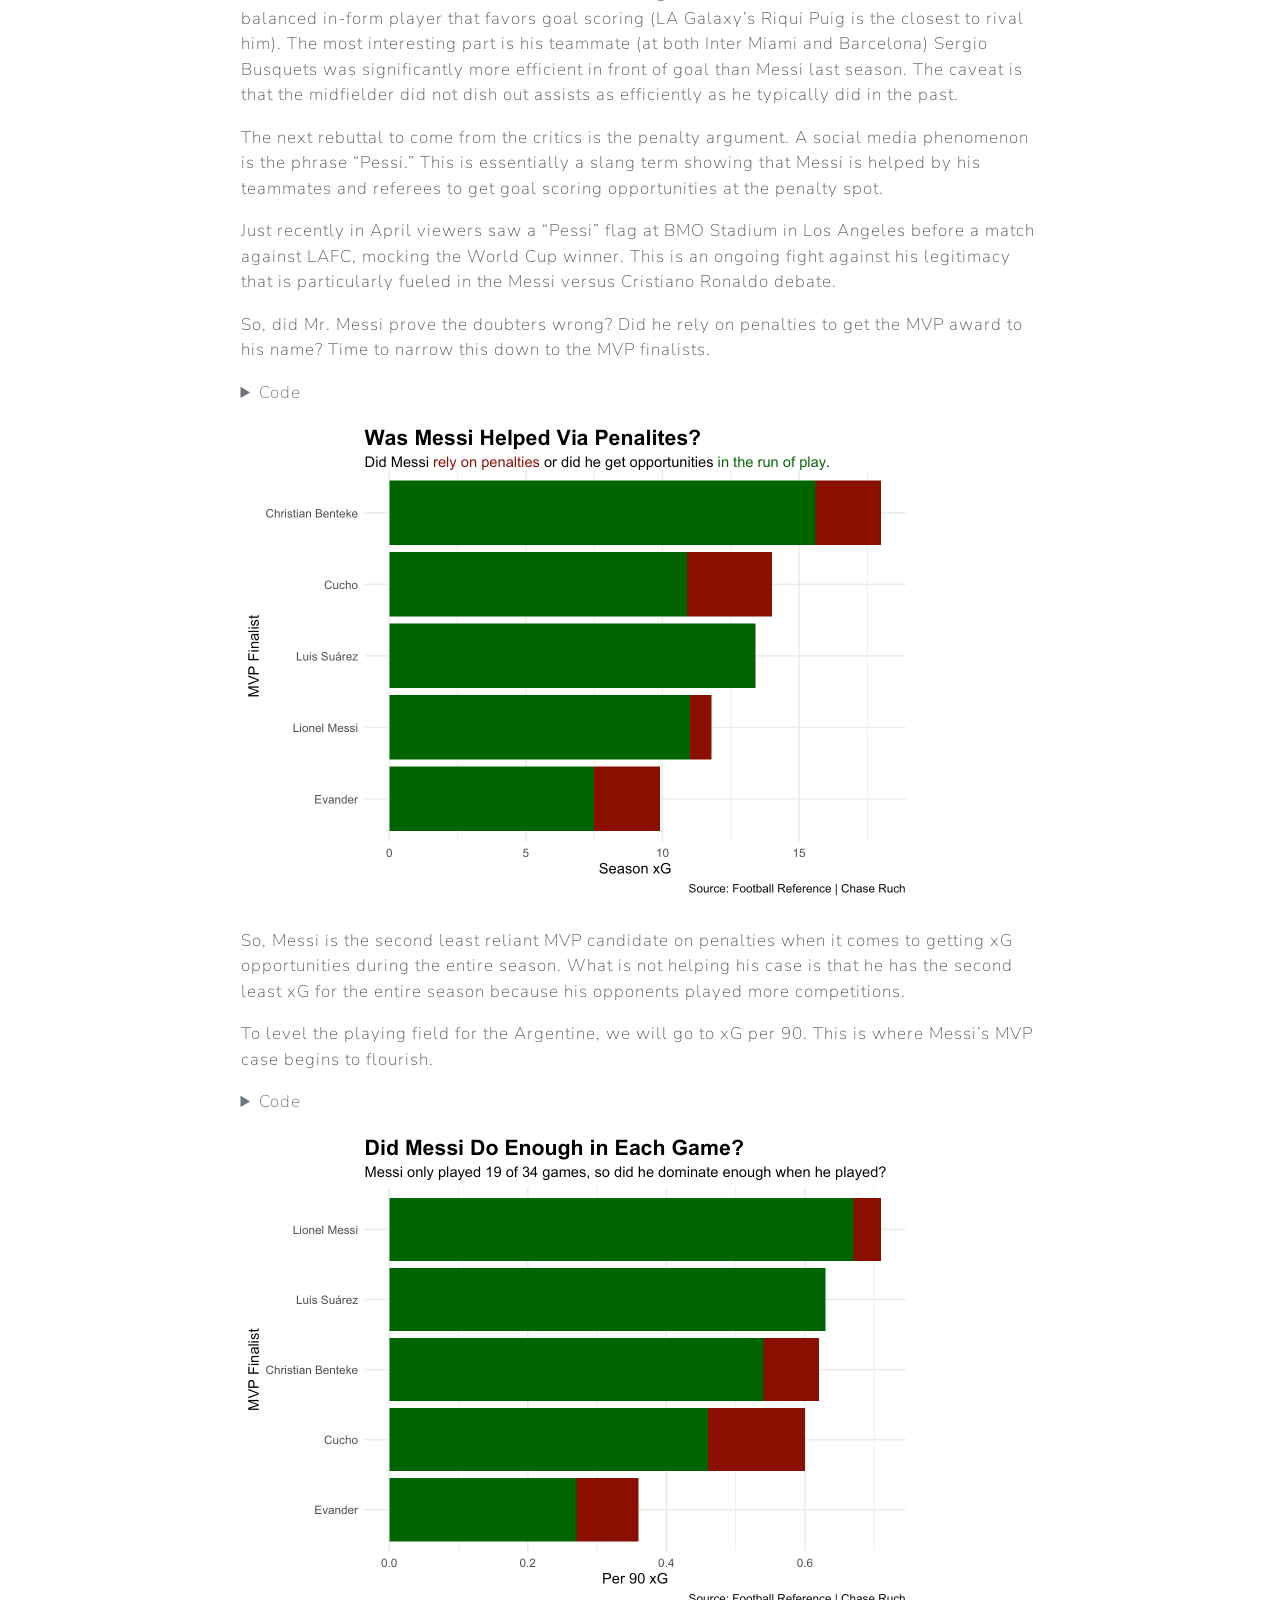
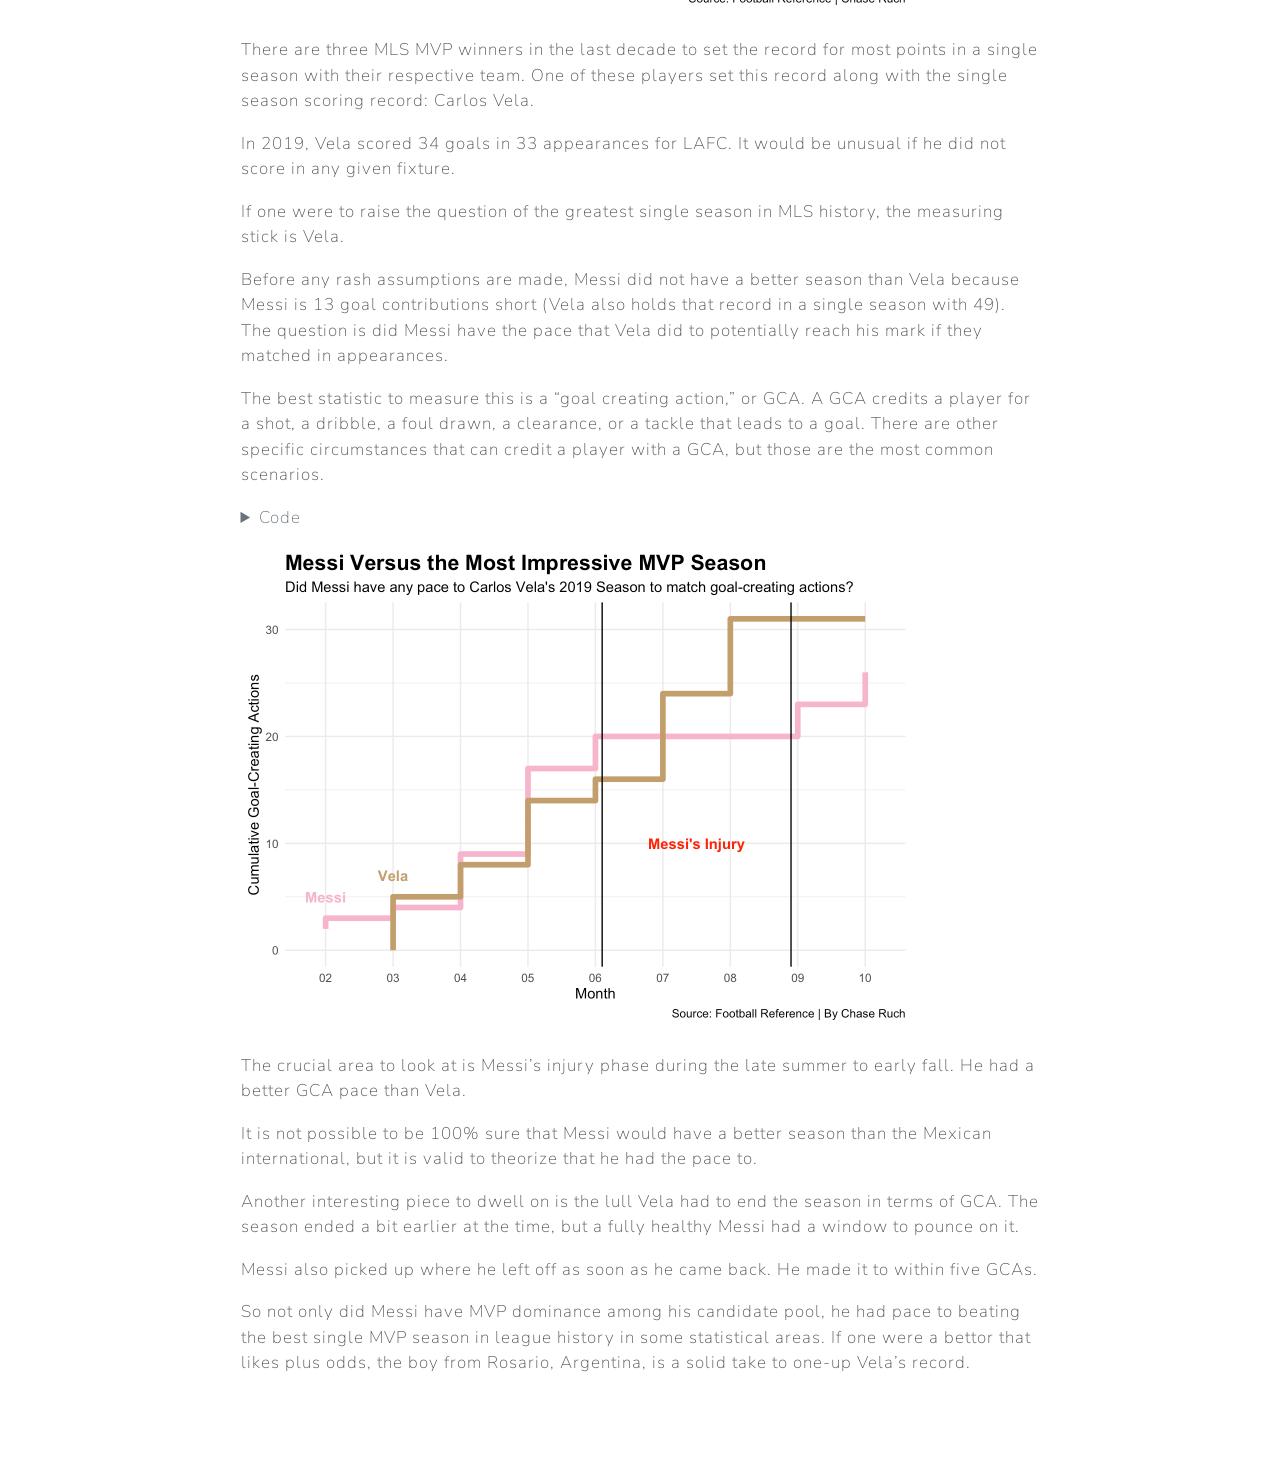
<file: posts/lionel-messi-mls-stat-comparison/index.html>
<!DOCTYPE html>
<html xmlns="http://www.w3.org/1999/xhtml" lang="en" xml:lang="en"><head>

<meta charset="utf-8">
<meta name="generator" content="quarto-1.6.42">

<meta name="viewport" content="width=device-width, initial-scale=1.0, user-scalable=yes">

<meta name="author" content="Chase Ruch">
<meta name="dcterms.date" content="2025-04-14">

<title>Was Nineteen Games Enoguh to Deem Messi 2024 MLS MVP? – Chase Ruch’s Sports Site</title>
<style>
code{white-space: pre-wrap;}
span.smallcaps{font-variant: small-caps;}
div.columns{display: flex; gap: min(4vw, 1.5em);}
div.column{flex: auto; overflow-x: auto;}
div.hanging-indent{margin-left: 1.5em; text-indent: -1.5em;}
ul.task-list{list-style: none;}
ul.task-list li input[type="checkbox"] {
  width: 0.8em;
  margin: 0 0.8em 0.2em -1em; /* quarto-specific, see https://github.com/quarto-dev/quarto-cli/issues/4556 */ 
  vertical-align: middle;
}
/* CSS for syntax highlighting */
pre > code.sourceCode { white-space: pre; position: relative; }
pre > code.sourceCode > span { line-height: 1.25; }
pre > code.sourceCode > span:empty { height: 1.2em; }
.sourceCode { overflow: visible; }
code.sourceCode > span { color: inherit; text-decoration: inherit; }
div.sourceCode { margin: 1em 0; }
pre.sourceCode { margin: 0; }
@media screen {
div.sourceCode { overflow: auto; }
}
@media print {
pre > code.sourceCode { white-space: pre-wrap; }
pre > code.sourceCode > span { display: inline-block; text-indent: -5em; padding-left: 5em; }
}
pre.numberSource code
  { counter-reset: source-line 0; }
pre.numberSource code > span
  { position: relative; left: -4em; counter-increment: source-line; }
pre.numberSource code > span > a:first-child::before
  { content: counter(source-line);
    position: relative; left: -1em; text-align: right; vertical-align: baseline;
    border: none; display: inline-block;
    -webkit-touch-callout: none; -webkit-user-select: none;
    -khtml-user-select: none; -moz-user-select: none;
    -ms-user-select: none; user-select: none;
    padding: 0 4px; width: 4em;
  }
pre.numberSource { margin-left: 3em;  padding-left: 4px; }
div.sourceCode
  {   }
@media screen {
pre > code.sourceCode > span > a:first-child::before { text-decoration: underline; }
}
</style>


<script src="../../site_libs/quarto-nav/quarto-nav.js"></script>
<script src="../../site_libs/quarto-nav/headroom.min.js"></script>
<script src="../../site_libs/clipboard/clipboard.min.js"></script>
<script src="../../site_libs/quarto-search/autocomplete.umd.js"></script>
<script src="../../site_libs/quarto-search/fuse.min.js"></script>
<script src="../../site_libs/quarto-search/quarto-search.js"></script>
<meta name="quarto:offset" content="../../">
<script src="../../site_libs/quarto-html/quarto.js"></script>
<script src="../../site_libs/quarto-html/popper.min.js"></script>
<script src="../../site_libs/quarto-html/tippy.umd.min.js"></script>
<script src="../../site_libs/quarto-html/anchor.min.js"></script>
<link href="../../site_libs/quarto-html/tippy.css" rel="stylesheet">
<link href="../../site_libs/quarto-html/quarto-syntax-highlighting-2f5df379a58b258e96c21c0638c20c03.css" rel="stylesheet" id="quarto-text-highlighting-styles">
<script src="../../site_libs/bootstrap/bootstrap.min.js"></script>
<link href="../../site_libs/bootstrap/bootstrap-icons.css" rel="stylesheet">
<link href="../../site_libs/bootstrap/bootstrap-4968d28af72d4e5a34172c9bc5ef961b.min.css" rel="stylesheet" append-hash="true" id="quarto-bootstrap" data-mode="light">
<script id="quarto-search-options" type="application/json">{
  "location": "navbar",
  "copy-button": false,
  "collapse-after": 3,
  "panel-placement": "end",
  "type": "overlay",
  "limit": 50,
  "keyboard-shortcut": [
    "f",
    "/",
    "s"
  ],
  "show-item-context": false,
  "language": {
    "search-no-results-text": "No results",
    "search-matching-documents-text": "matching documents",
    "search-copy-link-title": "Copy link to search",
    "search-hide-matches-text": "Hide additional matches",
    "search-more-match-text": "more match in this document",
    "search-more-matches-text": "more matches in this document",
    "search-clear-button-title": "Clear",
    "search-text-placeholder": "",
    "search-detached-cancel-button-title": "Cancel",
    "search-submit-button-title": "Submit",
    "search-label": "Search"
  }
}</script>


<link rel="stylesheet" href="../../styles.css">
</head>

<body class="nav-fixed fullcontent">

<div id="quarto-search-results"></div>
  <header id="quarto-header" class="headroom fixed-top quarto-banner">
    <nav class="navbar navbar-expand-lg " data-bs-theme="dark">
      <div class="navbar-container container-fluid">
      <div class="navbar-brand-container mx-auto">
    <a class="navbar-brand" href="../../index.html">
    <span class="navbar-title">Chase Ruch’s Sports Site</span>
    </a>
  </div>
            <div id="quarto-search" class="" title="Search"></div>
          <button class="navbar-toggler" type="button" data-bs-toggle="collapse" data-bs-target="#navbarCollapse" aria-controls="navbarCollapse" role="menu" aria-expanded="false" aria-label="Toggle navigation" onclick="if (window.quartoToggleHeadroom) { window.quartoToggleHeadroom(); }">
  <span class="navbar-toggler-icon"></span>
</button>
          <div class="collapse navbar-collapse" id="navbarCollapse">
            <ul class="navbar-nav navbar-nav-scroll ms-auto">
  <li class="nav-item">
    <a class="nav-link" href="../../about.html"> 
<span class="menu-text">About</span></a>
  </li>  
  <li class="nav-item compact">
    <a class="nav-link" href="https://github.com/"> <i class="bi bi-github" role="img">
</i> 
<span class="menu-text"></span></a>
  </li>  
</ul>
          </div> <!-- /navcollapse -->
            <div class="quarto-navbar-tools">
</div>
      </div> <!-- /container-fluid -->
    </nav>
</header>
<!-- content -->
<header id="title-block-header" class="quarto-title-block default page-columns page-full">
  <div class="quarto-title-banner page-columns page-full">
    <div class="quarto-title column-body">
      <h1 class="title">Was Nineteen Games Enoguh to Deem Messi 2024 MLS MVP?</h1>
                                <div class="quarto-categories">
                <div class="quarto-category">soccer</div>
                <div class="quarto-category">mls</div>
                <div class="quarto-category">messi</div>
              </div>
                  </div>
  </div>
    
  
  <div class="quarto-title-meta">

      <div>
      <div class="quarto-title-meta-heading">Author</div>
      <div class="quarto-title-meta-contents">
               <p>Chase Ruch </p>
            </div>
    </div>
      
      <div>
      <div class="quarto-title-meta-heading">Published</div>
      <div class="quarto-title-meta-contents">
        <p class="date">April 14, 2025</p>
      </div>
    </div>
    
      
    </div>
    
  
  </header><div id="quarto-content" class="quarto-container page-columns page-rows-contents page-layout-article page-navbar">
<!-- sidebar -->
<!-- margin-sidebar -->
    
<!-- main -->
<main class="content quarto-banner-title-block" id="quarto-document-content">





<p>It would be difficult to offer a dissenting opinion to Messi being the greatest soccer player in the 21st century, and potentially of all time. The Argentine winger took on a new and historical challenge by moving to Miami in the Summer of 2023 to play in Major League Soccer.</p>
<p>His first appearance in July of 2023 provided a marquee MLS moment where he scored a game-winning free kick in the final moments of a Leagues Cup bout versus Cruz Azul. From that moment on, expectations were high for his first full season in 2024.</p>
<p>To put the basic stats forward, Messi had a historically good season. He had 20 goals and 16 assists.</p>
<p>The resounding issue for the critics of his MVP award was that he only played 19 games in the season due to a mid-season ankle injury at Copa America. For those that are new to the league, the regular season is 34 games.</p>
<p>The question becomes clear: Did Messi prove enough in 19 games to be the true MLS MVP?</p>
<p>The first sample size will be the 2024 MLS Designated Players. These players’ salaries can exceed the salary cap of MLS which usually consists of the MLS MVP seasonally.</p>
<p>How balanced and efficient was Messi in creating assists and goals when he had the chances to do so?</p>
<p>To look at this, a stat ratio for assist and goal efficiency would be most effective. Goal efficiency is goals to expected goals (xG) and assist efficiency is assists to progressive passes.</p>
<div class="cell">
<details class="code-fold">
<summary>Code</summary>
<div class="sourceCode cell-code" id="cb1"><pre class="sourceCode r code-with-copy"><code class="sourceCode r"><span id="cb1-1"><a href="#cb1-1" aria-hidden="true" tabindex="-1"></a><span class="fu">library</span>(tidyverse)</span>
<span id="cb1-2"><a href="#cb1-2" aria-hidden="true" tabindex="-1"></a><span class="fu">library</span>(ggrepel)</span>
<span id="cb1-3"><a href="#cb1-3" aria-hidden="true" tabindex="-1"></a><span class="fu">library</span>(ggalt)</span>
<span id="cb1-4"><a href="#cb1-4" aria-hidden="true" tabindex="-1"></a><span class="fu">library</span>(ggtext)</span>
<span id="cb1-5"><a href="#cb1-5" aria-hidden="true" tabindex="-1"></a></span>
<span id="cb1-6"><a href="#cb1-6" aria-hidden="true" tabindex="-1"></a>badmls <span class="ot">&lt;-</span> <span class="fu">read_csv</span>(<span class="st">"mls_players_2024.csv"</span>)</span>
<span id="cb1-7"><a href="#cb1-7" aria-hidden="true" tabindex="-1"></a></span>
<span id="cb1-8"><a href="#cb1-8" aria-hidden="true" tabindex="-1"></a>mls <span class="ot">&lt;-</span> badmls <span class="sc">|&gt;</span> <span class="fu">separate</span>(nation, <span class="at">into=</span><span class="fu">c</span>(<span class="st">"ab"</span>, <span class="st">"nation"</span>), <span class="at">sep=</span><span class="st">" "</span>) </span>
<span id="cb1-9"><a href="#cb1-9" aria-hidden="true" tabindex="-1"></a></span>
<span id="cb1-10"><a href="#cb1-10" aria-hidden="true" tabindex="-1"></a>mlsdp <span class="ot">&lt;-</span> mls <span class="sc">|&gt;</span> </span>
<span id="cb1-11"><a href="#cb1-11" aria-hidden="true" tabindex="-1"></a>  <span class="fu">c</span>(<span class="st">"Alexey Miranchuk"</span>, <span class="st">"Bartosz Slisz"</span>, <span class="st">"Osman Bukari"</span>, <span class="st">"Sebastián Driussi"</span>, <span class="st">"Liel Abada"</span>, <span class="st">"Pep Biel"</span>, <span class="st">"Karol Swiderski"</span>, <span class="st">"Hugo Cuypers"</span>, <span class="st">"Gastón Giménez"</span>, <span class="st">"Luciano Acosta"</span>, <span class="st">"Nicholas Gioacchini"</span>, <span class="st">"Obinna Nwobodo"</span>, <span class="st">"Kévin Cabral"</span>, <span class="st">"Djordje Mihailovic"</span>, <span class="st">"Rafael Navarro"</span>, <span class="st">"Cucho Hernández"</span>, <span class="st">"Darlington Nagbe"</span>, <span class="st">"Diego Rossi"</span>, <span class="st">"Jesús Ferreira"</span>, <span class="st">"Petar Musa"</span>, <span class="st">"Christian Benteke"</span>, <span class="st">"Mateusz Klich"</span>, <span class="st">"Matti Peltola"</span>, <span class="st">"Sebastián Ferreira"</span>, <span class="st">"Héctor Herrera"</span>, <span class="st">"Ezequiel Ponce"</span>, <span class="st">"Erik Sviatchenko"</span>, <span class="st">"Alan Pulido"</span>, <span class="st">"Nemanja Radoja"</span>, <span class="st">"Dániel Sallói"</span>, <span class="st">"Gabriel Pec"</span>, <span class="st">"Riqui Puig"</span>, <span class="st">"Dénis Bouanga"</span>, <span class="st">"Olivier Giroud"</span>, <span class="st">"Sergio Busquets"</span>, <span class="st">"Lionel Messi"</span>, <span class="st">"Joaquín Pereyra"</span>, <span class="st">"Teemu Pukki"</span>, <span class="st">"Kelvin Yeboah"</span>, <span class="st">"Victor Wanyama"</span>, <span class="st">"Hany Mukhtar"</span>, <span class="st">"Sam Surridge"</span>, <span class="st">"Walker Zimmerman"</span>, <span class="st">"Tomás Chancalay"</span>, <span class="st">"Carles Gil"</span>, <span class="st">"Giacomo Vrioni"</span>, <span class="st">"Talles Magno"</span>, <span class="st">"Thiago Martins"</span>, <span class="st">"Santiago Rodríguez"</span>, <span class="st">"Felipe Carballo"</span>, <span class="st">"Emil Forsberg"</span>, <span class="st">"Dante Vanzeir"</span>, <span class="st">"Luis Muriel"</span>, <span class="st">"Martín Ojeda"</span>, <span class="st">"Facundo Torres"</span>, <span class="st">"Dániel Gazdag"</span>, <span class="st">"Mikael Uhre"</span>, <span class="st">"Evander"</span>, <span class="st">"Jonathan Rodríguez"</span>, <span class="st">"Diogo Gonçalves"</span>, <span class="st">"Cristian Arango"</span>, <span class="st">"Cristian Espinoza"</span>, <span class="st">"Carlos Gruezo"</span>, <span class="st">"Hernán López"</span>, <span class="st">"Pedro de la Vega"</span>, <span class="st">"Raúl Ruidíaz"</span>, <span class="st">"Albert Rusnák"</span>, <span class="st">"Marcel Hartel"</span>, <span class="st">"João Klauss"</span>, <span class="st">"Lorenzo Insigne"</span>, <span class="st">"Richie Laryea"</span>, <span class="st">"Stuart Armstrong"</span>, <span class="st">"Andrés Cubas"</span>, <span class="st">"Ryan Gauld"</span>)</span>
<span id="cb1-12"><a href="#cb1-12" aria-hidden="true" tabindex="-1"></a></span>
<span id="cb1-13"><a href="#cb1-13" aria-hidden="true" tabindex="-1"></a>designated <span class="ot">&lt;-</span> mls <span class="sc">|&gt;</span> </span>
<span id="cb1-14"><a href="#cb1-14" aria-hidden="true" tabindex="-1"></a>  <span class="fu">filter</span>(player <span class="sc">%in%</span> mlsdp)</span>
<span id="cb1-15"><a href="#cb1-15" aria-hidden="true" tabindex="-1"></a></span>
<span id="cb1-16"><a href="#cb1-16" aria-hidden="true" tabindex="-1"></a>dpeff <span class="ot">&lt;-</span> designated <span class="sc">|&gt;</span> </span>
<span id="cb1-17"><a href="#cb1-17" aria-hidden="true" tabindex="-1"></a>  <span class="fu">mutate</span>(</span>
<span id="cb1-18"><a href="#cb1-18" aria-hidden="true" tabindex="-1"></a>    <span class="at">a_eff =</span> ast<span class="sc">/</span>prg_p,</span>
<span id="cb1-19"><a href="#cb1-19" aria-hidden="true" tabindex="-1"></a>    <span class="at">g_eff =</span> gls<span class="sc">/</span>x_g)</span>
<span id="cb1-20"><a href="#cb1-20" aria-hidden="true" tabindex="-1"></a></span>
<span id="cb1-21"><a href="#cb1-21" aria-hidden="true" tabindex="-1"></a>messi <span class="ot">&lt;-</span> dpeff <span class="sc">|&gt;</span> </span>
<span id="cb1-22"><a href="#cb1-22" aria-hidden="true" tabindex="-1"></a>  <span class="fu">filter</span>(player <span class="sc">==</span> <span class="st">"Lionel Messi"</span>)</span>
<span id="cb1-23"><a href="#cb1-23" aria-hidden="true" tabindex="-1"></a></span>
<span id="cb1-24"><a href="#cb1-24" aria-hidden="true" tabindex="-1"></a>sergio <span class="ot">&lt;-</span> dpeff <span class="sc">|&gt;</span> </span>
<span id="cb1-25"><a href="#cb1-25" aria-hidden="true" tabindex="-1"></a>  <span class="fu">filter</span>(player <span class="sc">==</span> <span class="st">"Sergio Busquets"</span>)</span>
<span id="cb1-26"><a href="#cb1-26" aria-hidden="true" tabindex="-1"></a></span>
<span id="cb1-27"><a href="#cb1-27" aria-hidden="true" tabindex="-1"></a><span class="fu">ggplot</span>() <span class="sc">+</span> </span>
<span id="cb1-28"><a href="#cb1-28" aria-hidden="true" tabindex="-1"></a>  <span class="fu">geom_point</span>(</span>
<span id="cb1-29"><a href="#cb1-29" aria-hidden="true" tabindex="-1"></a>    <span class="at">data=</span>dpeff, </span>
<span id="cb1-30"><a href="#cb1-30" aria-hidden="true" tabindex="-1"></a>    <span class="fu">aes</span>(<span class="at">x=</span>g_eff, <span class="at">y=</span>a_eff, <span class="at">size=</span>mp),</span>
<span id="cb1-31"><a href="#cb1-31" aria-hidden="true" tabindex="-1"></a>    <span class="at">alpha =</span> .<span class="dv">3</span>) <span class="sc">+</span></span>
<span id="cb1-32"><a href="#cb1-32" aria-hidden="true" tabindex="-1"></a>  <span class="fu">geom_point</span>(</span>
<span id="cb1-33"><a href="#cb1-33" aria-hidden="true" tabindex="-1"></a>    <span class="at">data=</span>messi, </span>
<span id="cb1-34"><a href="#cb1-34" aria-hidden="true" tabindex="-1"></a>    <span class="fu">aes</span>(<span class="at">x=</span>g_eff, <span class="at">y=</span>a_eff, <span class="at">size=</span>mp), </span>
<span id="cb1-35"><a href="#cb1-35" aria-hidden="true" tabindex="-1"></a>    <span class="at">color=</span> <span class="st">"#F7B5CD"</span>) <span class="sc">+</span></span>
<span id="cb1-36"><a href="#cb1-36" aria-hidden="true" tabindex="-1"></a>  <span class="fu">scale_size</span>(<span class="at">range =</span> <span class="fu">c</span>(<span class="dv">0</span>, <span class="dv">3</span>), <span class="at">name=</span><span class="st">"starts"</span>) <span class="sc">+</span></span>
<span id="cb1-37"><a href="#cb1-37" aria-hidden="true" tabindex="-1"></a>  <span class="fu">geom_vline</span>(<span class="at">xintercept =</span> <span class="fl">0.9770309</span>, <span class="at">color=</span><span class="st">"red"</span>) <span class="sc">+</span></span>
<span id="cb1-38"><a href="#cb1-38" aria-hidden="true" tabindex="-1"></a>  <span class="fu">geom_hline</span>(<span class="at">yintercept=</span><span class="fl">0.04695493</span>, <span class="at">color=</span><span class="st">"red"</span>) <span class="sc">+</span></span>
<span id="cb1-39"><a href="#cb1-39" aria-hidden="true" tabindex="-1"></a>  <span class="fu">geom_text</span>(<span class="fu">aes</span>(<span class="at">x=</span><span class="fl">2.5</span>, <span class="at">y=</span><span class="fl">0.2</span>, <span class="at">label=</span><span class="st">"In-form attack"</span>), <span class="at">color=</span><span class="st">"blue"</span>) <span class="sc">+</span></span>
<span id="cb1-40"><a href="#cb1-40" aria-hidden="true" tabindex="-1"></a>  <span class="fu">geom_text</span>(<span class="fu">aes</span>(<span class="at">x=</span><span class="fl">0.25</span>, <span class="at">y=</span><span class="fl">0.02</span>, <span class="at">label=</span><span class="st">"Out-of-form attack"</span>), <span class="at">color=</span><span class="st">"blue"</span>) <span class="sc">+</span></span>
<span id="cb1-41"><a href="#cb1-41" aria-hidden="true" tabindex="-1"></a>  <span class="fu">geom_text_repel</span>(</span>
<span id="cb1-42"><a href="#cb1-42" aria-hidden="true" tabindex="-1"></a>    <span class="at">data=</span>messi, </span>
<span id="cb1-43"><a href="#cb1-43" aria-hidden="true" tabindex="-1"></a>    <span class="fu">aes</span>(<span class="at">x=</span>g_eff, <span class="at">y=</span>a_eff, <span class="at">label=</span>player, <span class="at">nudge_x =</span> <span class="dv">2</span>)</span>
<span id="cb1-44"><a href="#cb1-44" aria-hidden="true" tabindex="-1"></a>  ) <span class="sc">+</span></span>
<span id="cb1-45"><a href="#cb1-45" aria-hidden="true" tabindex="-1"></a>  <span class="fu">geom_point</span>(</span>
<span id="cb1-46"><a href="#cb1-46" aria-hidden="true" tabindex="-1"></a>    <span class="at">data=</span>sergio, </span>
<span id="cb1-47"><a href="#cb1-47" aria-hidden="true" tabindex="-1"></a>    <span class="fu">aes</span>(<span class="at">x=</span>g_eff, <span class="at">y=</span>a_eff, <span class="at">size=</span>mp), </span>
<span id="cb1-48"><a href="#cb1-48" aria-hidden="true" tabindex="-1"></a>    <span class="at">color=</span> <span class="st">"#F7B5CD"</span>) <span class="sc">+</span></span>
<span id="cb1-49"><a href="#cb1-49" aria-hidden="true" tabindex="-1"></a>  <span class="fu">geom_text_repel</span>(</span>
<span id="cb1-50"><a href="#cb1-50" aria-hidden="true" tabindex="-1"></a>    <span class="at">data=</span>sergio, </span>
<span id="cb1-51"><a href="#cb1-51" aria-hidden="true" tabindex="-1"></a>    <span class="fu">aes</span>(<span class="at">x=</span>g_eff, <span class="at">y=</span>a_eff, <span class="at">label=</span>player, <span class="at">nudge_y =</span> <span class="fl">0.04</span>)</span>
<span id="cb1-52"><a href="#cb1-52" aria-hidden="true" tabindex="-1"></a>  ) <span class="sc">+</span></span>
<span id="cb1-53"><a href="#cb1-53" aria-hidden="true" tabindex="-1"></a><span class="fu">labs</span>(</span>
<span id="cb1-54"><a href="#cb1-54" aria-hidden="true" tabindex="-1"></a>    <span class="at">x=</span><span class="st">"Goal Efficiency (Goals/xG)"</span>, </span>
<span id="cb1-55"><a href="#cb1-55" aria-hidden="true" tabindex="-1"></a>    <span class="at">y=</span><span class="st">"Assist Efficiency (Assists/Progressive Passes)"</span>, </span>
<span id="cb1-56"><a href="#cb1-56" aria-hidden="true" tabindex="-1"></a>    <span class="at">title=</span><span class="st">"MLS DP Efficiency"</span>, </span>
<span id="cb1-57"><a href="#cb1-57" aria-hidden="true" tabindex="-1"></a>    <span class="at">subtitle=</span><span class="st">"The 2024 MLS MVP compared to &lt;span style = 'color:red;'&gt;average DPs&lt;/span&gt; is."</span>, </span>
<span id="cb1-58"><a href="#cb1-58" aria-hidden="true" tabindex="-1"></a>    <span class="at">caption=</span><span class="st">"Source: Football Reference | Chase Ruch"</span>,</span>
<span id="cb1-59"><a href="#cb1-59" aria-hidden="true" tabindex="-1"></a>    <span class="at">plot.title.position=</span><span class="st">"plot"</span></span>
<span id="cb1-60"><a href="#cb1-60" aria-hidden="true" tabindex="-1"></a>    ) <span class="sc">+</span></span>
<span id="cb1-61"><a href="#cb1-61" aria-hidden="true" tabindex="-1"></a>  <span class="fu">theme_minimal</span>() <span class="sc">+</span></span>
<span id="cb1-62"><a href="#cb1-62" aria-hidden="true" tabindex="-1"></a>  <span class="fu">theme</span>(<span class="at">plot.title =</span> <span class="fu">element_text</span>(<span class="at">face =</span> <span class="st">"bold"</span>, <span class="at">size=</span><span class="dv">16</span>)) <span class="sc">+</span></span>
<span id="cb1-63"><a href="#cb1-63" aria-hidden="true" tabindex="-1"></a>  <span class="fu">theme</span>(</span>
<span id="cb1-64"><a href="#cb1-64" aria-hidden="true" tabindex="-1"></a>    <span class="at">plot.subtitle =</span> <span class="fu">element_textbox_simple</span>()</span>
<span id="cb1-65"><a href="#cb1-65" aria-hidden="true" tabindex="-1"></a>  )</span></code><button title="Copy to Clipboard" class="code-copy-button"><i class="bi"></i></button></pre></div>
</details>
<div class="cell-output-display">
<div>
<figure class="figure">
<p><img src="index_files/figure-html/unnamed-chunk-1-1.png" class="img-fluid figure-img" width="672"></p>
</figure>
</div>
</div>
</div>
<p>If one looks at Messi within the “in-form attack” segement, it is clear that he is the most balanced in-form player that favors goal scoring (LA Galaxy’s Riqui Puig is the closest to rival him). The most interesting part is his teammate (at both Inter Miami and Barcelona) Sergio Busquets was significantly more efficient in front of goal than Messi last season. The caveat is that the midfielder did not dish out assists as efficiently as he typically did in the past.</p>
<p>The next rebuttal to come from the critics is the penalty argument. A social media phenomenon is the phrase “Pessi.” This is essentially a slang term showing that Messi is helped by his teammates and referees to get goal scoring opportunities at the penalty spot.</p>
<p>Just recently in April viewers saw a “Pessi” flag at BMO Stadium in Los Angeles before a match against LAFC, mocking the World Cup winner. This is an ongoing fight against his legitimacy that is particularly fueled in the Messi versus Cristiano Ronaldo debate.</p>
<p>So, did Mr.&nbsp;Messi prove the doubters wrong? Did he rely on penalties to get the MVP award to his name? Time to narrow this down to the MVP finalists.</p>
<div class="cell">
<details class="code-fold">
<summary>Code</summary>
<div class="sourceCode cell-code" id="cb2"><pre class="sourceCode r code-with-copy"><code class="sourceCode r"><span id="cb2-1"><a href="#cb2-1" aria-hidden="true" tabindex="-1"></a>vote <span class="ot">&lt;-</span> mls <span class="sc">|&gt;</span> </span>
<span id="cb2-2"><a href="#cb2-2" aria-hidden="true" tabindex="-1"></a>  <span class="fu">filter</span>(player <span class="sc">%in%</span> <span class="fu">c</span>(<span class="st">"Lionel Messi"</span>, <span class="st">"Cucho"</span>, <span class="st">"Evander"</span>, <span class="st">"Christian Benteke"</span>, <span class="st">"Luis Suárez"</span>))</span>
<span id="cb2-3"><a href="#cb2-3" aria-hidden="true" tabindex="-1"></a></span>
<span id="cb2-4"><a href="#cb2-4" aria-hidden="true" tabindex="-1"></a>xgmvp <span class="ot">&lt;-</span> vote <span class="sc">|&gt;</span> </span>
<span id="cb2-5"><a href="#cb2-5" aria-hidden="true" tabindex="-1"></a>  <span class="fu">select</span>(player, x_g, npx_g) <span class="sc">|&gt;</span> </span>
<span id="cb2-6"><a href="#cb2-6" aria-hidden="true" tabindex="-1"></a>  <span class="fu">rename</span>(<span class="at">xg =</span> x_g) <span class="sc">|&gt;</span> </span>
<span id="cb2-7"><a href="#cb2-7" aria-hidden="true" tabindex="-1"></a>  <span class="fu">rename</span>(<span class="at">xg_np =</span> npx_g)</span>
<span id="cb2-8"><a href="#cb2-8" aria-hidden="true" tabindex="-1"></a></span>
<span id="cb2-9"><a href="#cb2-9" aria-hidden="true" tabindex="-1"></a>xgmvp <span class="ot">&lt;-</span> vote <span class="sc">|&gt;</span> </span>
<span id="cb2-10"><a href="#cb2-10" aria-hidden="true" tabindex="-1"></a>  <span class="fu">select</span>(player, x_g, npx_g) <span class="sc">|&gt;</span> </span>
<span id="cb2-11"><a href="#cb2-11" aria-hidden="true" tabindex="-1"></a>  <span class="fu">rename</span>(<span class="at">xg =</span> x_g) <span class="sc">|&gt;</span> </span>
<span id="cb2-12"><a href="#cb2-12" aria-hidden="true" tabindex="-1"></a>  <span class="fu">rename</span>(<span class="at">xg_np =</span> npx_g)</span>
<span id="cb2-13"><a href="#cb2-13" aria-hidden="true" tabindex="-1"></a></span>
<span id="cb2-14"><a href="#cb2-14" aria-hidden="true" tabindex="-1"></a>xgmvp90 <span class="ot">&lt;-</span> vote <span class="sc">|&gt;</span> </span>
<span id="cb2-15"><a href="#cb2-15" aria-hidden="true" tabindex="-1"></a>  <span class="fu">select</span>(player, x_g_2, npx_g_2) <span class="sc">|&gt;</span> </span>
<span id="cb2-16"><a href="#cb2-16" aria-hidden="true" tabindex="-1"></a>  <span class="fu">rename</span>(<span class="at">xg90 =</span> x_g_2) <span class="sc">|&gt;</span> </span>
<span id="cb2-17"><a href="#cb2-17" aria-hidden="true" tabindex="-1"></a>  <span class="fu">rename</span>(<span class="at">xg_np90 =</span> npx_g_2)</span>
<span id="cb2-18"><a href="#cb2-18" aria-hidden="true" tabindex="-1"></a></span>
<span id="cb2-19"><a href="#cb2-19" aria-hidden="true" tabindex="-1"></a>xgmvp90long <span class="ot">&lt;-</span> xgmvp90 <span class="sc">|&gt;</span> </span>
<span id="cb2-20"><a href="#cb2-20" aria-hidden="true" tabindex="-1"></a>  <span class="fu">pivot_longer</span>(</span>
<span id="cb2-21"><a href="#cb2-21" aria-hidden="true" tabindex="-1"></a>    <span class="at">cols=</span><span class="fu">starts_with</span>(<span class="st">"xg"</span>), </span>
<span id="cb2-22"><a href="#cb2-22" aria-hidden="true" tabindex="-1"></a>    <span class="at">names_to=</span><span class="st">"Type"</span>,</span>
<span id="cb2-23"><a href="#cb2-23" aria-hidden="true" tabindex="-1"></a>    <span class="at">values_to=</span><span class="st">"Metric"</span>) </span>
<span id="cb2-24"><a href="#cb2-24" aria-hidden="true" tabindex="-1"></a></span>
<span id="cb2-25"><a href="#cb2-25" aria-hidden="true" tabindex="-1"></a>xgmvplong <span class="ot">&lt;-</span> xgmvp <span class="sc">|&gt;</span> </span>
<span id="cb2-26"><a href="#cb2-26" aria-hidden="true" tabindex="-1"></a>  <span class="fu">pivot_longer</span>(</span>
<span id="cb2-27"><a href="#cb2-27" aria-hidden="true" tabindex="-1"></a>    <span class="at">cols=</span><span class="fu">starts_with</span>(<span class="st">"xg"</span>), </span>
<span id="cb2-28"><a href="#cb2-28" aria-hidden="true" tabindex="-1"></a>    <span class="at">names_to=</span><span class="st">"Type"</span>, </span>
<span id="cb2-29"><a href="#cb2-29" aria-hidden="true" tabindex="-1"></a>    <span class="at">values_to=</span><span class="st">"Metric"</span>)</span>
<span id="cb2-30"><a href="#cb2-30" aria-hidden="true" tabindex="-1"></a></span>
<span id="cb2-31"><a href="#cb2-31" aria-hidden="true" tabindex="-1"></a><span class="fu">ggplot</span>() <span class="sc">+</span> </span>
<span id="cb2-32"><a href="#cb2-32" aria-hidden="true" tabindex="-1"></a>  <span class="fu">geom_bar</span>(<span class="at">data=</span>xgmvp, <span class="fu">aes</span>(<span class="at">x=</span><span class="fu">reorder</span>(player, xg), <span class="at">weight=</span>xg), <span class="at">fill=</span><span class="st">"darkred"</span>) <span class="sc">+</span></span>
<span id="cb2-33"><a href="#cb2-33" aria-hidden="true" tabindex="-1"></a>  <span class="fu">geom_bar</span>(<span class="at">data=</span>xgmvp, <span class="fu">aes</span>(<span class="at">x=</span><span class="fu">reorder</span>(player, xg_np), <span class="at">weight=</span>xg_np), <span class="at">fill=</span><span class="st">"darkgreen"</span>) <span class="sc">+</span></span>
<span id="cb2-34"><a href="#cb2-34" aria-hidden="true" tabindex="-1"></a>  <span class="fu">coord_flip</span>()<span class="sc">+</span></span>
<span id="cb2-35"><a href="#cb2-35" aria-hidden="true" tabindex="-1"></a><span class="fu">labs</span>(</span>
<span id="cb2-36"><a href="#cb2-36" aria-hidden="true" tabindex="-1"></a>    <span class="at">x=</span><span class="st">"MVP Finalist"</span>, </span>
<span id="cb2-37"><a href="#cb2-37" aria-hidden="true" tabindex="-1"></a>    <span class="at">y=</span><span class="st">"Season xG"</span>, </span>
<span id="cb2-38"><a href="#cb2-38" aria-hidden="true" tabindex="-1"></a>    <span class="at">title=</span><span class="st">"Was Messi Helped Via Penalites?"</span>, </span>
<span id="cb2-39"><a href="#cb2-39" aria-hidden="true" tabindex="-1"></a>    <span class="at">subtitle=</span><span class="st">"Did Messi &lt;span style = 'color:darkred;'&gt;rely on penalties&lt;/span&gt; or did he get opportunities &lt;span style = 'color:darkgreen;'&gt;in the run of play&lt;/span&gt;."</span> , </span>
<span id="cb2-40"><a href="#cb2-40" aria-hidden="true" tabindex="-1"></a>    <span class="at">caption=</span><span class="st">"Source: Football Reference | Chase Ruch"</span>,</span>
<span id="cb2-41"><a href="#cb2-41" aria-hidden="true" tabindex="-1"></a>    <span class="at">plot.title.position=</span><span class="st">"plot"</span></span>
<span id="cb2-42"><a href="#cb2-42" aria-hidden="true" tabindex="-1"></a>    ) <span class="sc">+</span></span>
<span id="cb2-43"><a href="#cb2-43" aria-hidden="true" tabindex="-1"></a>  <span class="fu">theme_minimal</span>() <span class="sc">+</span></span>
<span id="cb2-44"><a href="#cb2-44" aria-hidden="true" tabindex="-1"></a>  <span class="fu">theme</span>(<span class="at">plot.title =</span> <span class="fu">element_text</span>(<span class="at">face =</span> <span class="st">"bold"</span>, <span class="at">size=</span><span class="dv">16</span>)) <span class="sc">+</span></span>
<span id="cb2-45"><a href="#cb2-45" aria-hidden="true" tabindex="-1"></a>  <span class="fu">theme</span>(</span>
<span id="cb2-46"><a href="#cb2-46" aria-hidden="true" tabindex="-1"></a>    <span class="at">plot.subtitle =</span> <span class="fu">element_textbox_simple</span>()</span>
<span id="cb2-47"><a href="#cb2-47" aria-hidden="true" tabindex="-1"></a>  )</span></code><button title="Copy to Clipboard" class="code-copy-button"><i class="bi"></i></button></pre></div>
</details>
<div class="cell-output-display">
<div>
<figure class="figure">
<p><img src="index_files/figure-html/unnamed-chunk-2-1.png" class="img-fluid figure-img" width="672"></p>
</figure>
</div>
</div>
</div>
<p>So, Messi is the second least reliant MVP candidate on penalties when it comes to getting xG opportunities during the entire season. What is not helping his case is that he has the second least xG for the entire season because his opponents played more competitions.</p>
<p>To level the playing field for the Argentine, we will go to xG per 90. This is where Messi’s MVP case begins to flourish.</p>
<div class="cell">
<details class="code-fold">
<summary>Code</summary>
<div class="sourceCode cell-code" id="cb3"><pre class="sourceCode r code-with-copy"><code class="sourceCode r"><span id="cb3-1"><a href="#cb3-1" aria-hidden="true" tabindex="-1"></a><span class="fu">ggplot</span>() <span class="sc">+</span> </span>
<span id="cb3-2"><a href="#cb3-2" aria-hidden="true" tabindex="-1"></a>  <span class="fu">geom_bar</span>(<span class="at">data=</span>xgmvp90, <span class="fu">aes</span>(<span class="at">x=</span><span class="fu">reorder</span>(player, xg90), <span class="at">weight=</span>xg90), <span class="at">fill=</span><span class="st">"darkred"</span>) <span class="sc">+</span></span>
<span id="cb3-3"><a href="#cb3-3" aria-hidden="true" tabindex="-1"></a>  <span class="fu">geom_bar</span>(<span class="at">data=</span>xgmvp90, <span class="fu">aes</span>(<span class="at">x=</span><span class="fu">reorder</span>(player, xg_np90), <span class="at">weight=</span>xg_np90), <span class="at">fill=</span><span class="st">"darkgreen"</span>) <span class="sc">+</span></span>
<span id="cb3-4"><a href="#cb3-4" aria-hidden="true" tabindex="-1"></a>  <span class="fu">coord_flip</span>() <span class="sc">+</span></span>
<span id="cb3-5"><a href="#cb3-5" aria-hidden="true" tabindex="-1"></a>  <span class="fu">labs</span>(</span>
<span id="cb3-6"><a href="#cb3-6" aria-hidden="true" tabindex="-1"></a>    <span class="at">x=</span><span class="st">"MVP Finalist"</span>, </span>
<span id="cb3-7"><a href="#cb3-7" aria-hidden="true" tabindex="-1"></a>    <span class="at">y=</span><span class="st">"Per 90 xG"</span>, </span>
<span id="cb3-8"><a href="#cb3-8" aria-hidden="true" tabindex="-1"></a>    <span class="at">title=</span><span class="st">"Did Messi Do Enough in Each Game?"</span>, </span>
<span id="cb3-9"><a href="#cb3-9" aria-hidden="true" tabindex="-1"></a>    <span class="at">subtitle=</span><span class="st">"Messi only played 19 of 34 games, so did he dominate enough when he played?"</span>, </span>
<span id="cb3-10"><a href="#cb3-10" aria-hidden="true" tabindex="-1"></a>    <span class="at">caption=</span><span class="st">"Source: Football Reference | Chase Ruch"</span>,</span>
<span id="cb3-11"><a href="#cb3-11" aria-hidden="true" tabindex="-1"></a>    <span class="at">plot.title.position=</span><span class="st">"plot"</span></span>
<span id="cb3-12"><a href="#cb3-12" aria-hidden="true" tabindex="-1"></a>    ) <span class="sc">+</span></span>
<span id="cb3-13"><a href="#cb3-13" aria-hidden="true" tabindex="-1"></a>  <span class="fu">theme_minimal</span>() <span class="sc">+</span></span>
<span id="cb3-14"><a href="#cb3-14" aria-hidden="true" tabindex="-1"></a>  <span class="fu">theme</span>(<span class="at">plot.title =</span> <span class="fu">element_text</span>(<span class="at">face =</span> <span class="st">"bold"</span>, <span class="at">size =</span> <span class="dv">16</span>))</span></code><button title="Copy to Clipboard" class="code-copy-button"><i class="bi"></i></button></pre></div>
</details>
<div class="cell-output-display">
<div>
<figure class="figure">
<p><img src="index_files/figure-html/unnamed-chunk-3-1.png" class="img-fluid figure-img" width="672"></p>
</figure>
</div>
</div>
</div>
<p>There are three MLS MVP winners in the last decade to set the record for most points in a single season with their respective team. One of these players set this record along with the single season scoring record: Carlos Vela.</p>
<p>In 2019, Vela scored 34 goals in 33 appearances for LAFC. It would be unusual if he did not score in any given fixture.</p>
<p>If one were to raise the question of the greatest single season in MLS history, the measuring stick is Vela.</p>
<p>Before any rash assumptions are made, Messi did not have a better season than Vela because Messi is 13 goal contributions short (Vela also holds that record in a single season with 49). The question is did Messi have the pace that Vela did to potentially reach his mark if they matched in appearances.</p>
<p>The best statistic to measure this is a “goal creating action,” or GCA. A GCA credits a player for a shot, a dribble, a foul drawn, a clearance, or a tackle that leads to a goal. There are other specific circumstances that can credit a player with a GCA, but those are the most common scenarios.</p>
<div class="cell">
<details class="code-fold">
<summary>Code</summary>
<div class="sourceCode cell-code" id="cb4"><pre class="sourceCode r code-with-copy"><code class="sourceCode r"><span id="cb4-1"><a href="#cb4-1" aria-hidden="true" tabindex="-1"></a>vela <span class="ot">&lt;-</span> <span class="fu">read_csv</span>(<span class="st">"vela_match_logs_2019.csv"</span>) <span class="sc">|&gt;</span> </span>
<span id="cb4-2"><a href="#cb4-2" aria-hidden="true" tabindex="-1"></a>  <span class="fu">filter</span>(Comp <span class="sc">==</span> <span class="st">"MLS"</span>) <span class="sc">|&gt;</span> </span>
<span id="cb4-3"><a href="#cb4-3" aria-hidden="true" tabindex="-1"></a>  <span class="fu">filter</span>(Round <span class="sc">==</span> <span class="st">"Regular Season"</span>)</span>
<span id="cb4-4"><a href="#cb4-4" aria-hidden="true" tabindex="-1"></a></span>
<span id="cb4-5"><a href="#cb4-5" aria-hidden="true" tabindex="-1"></a>messi <span class="ot">&lt;-</span> <span class="fu">read_csv</span>(<span class="st">"messi_2024_match_logs.csv"</span>) <span class="sc">|&gt;</span> </span>
<span id="cb4-6"><a href="#cb4-6" aria-hidden="true" tabindex="-1"></a>  <span class="fu">filter</span>(Comp <span class="sc">==</span> <span class="st">"MLS"</span>) <span class="sc">|&gt;</span> </span>
<span id="cb4-7"><a href="#cb4-7" aria-hidden="true" tabindex="-1"></a>  <span class="fu">filter</span>(Round <span class="sc">==</span> <span class="st">"Regular Season"</span>)</span>
<span id="cb4-8"><a href="#cb4-8" aria-hidden="true" tabindex="-1"></a></span>
<span id="cb4-9"><a href="#cb4-9" aria-hidden="true" tabindex="-1"></a>messisum <span class="ot">&lt;-</span> messi <span class="sc">|&gt;</span> </span>
<span id="cb4-10"><a href="#cb4-10" aria-hidden="true" tabindex="-1"></a>  <span class="fu">mutate</span>(<span class="at">cumgca =</span> <span class="fu">cumsum</span>(GCA))</span>
<span id="cb4-11"><a href="#cb4-11" aria-hidden="true" tabindex="-1"></a></span>
<span id="cb4-12"><a href="#cb4-12" aria-hidden="true" tabindex="-1"></a>messiclean <span class="ot">&lt;-</span> messisum <span class="sc">|&gt;</span> </span>
<span id="cb4-13"><a href="#cb4-13" aria-hidden="true" tabindex="-1"></a>  <span class="fu">separate</span>(Date, <span class="at">into=</span><span class="fu">c</span>(<span class="st">"Year"</span>, <span class="st">"Date"</span>), <span class="at">sep=</span><span class="st">"2024-"</span>) <span class="sc">|&gt;</span> </span>
<span id="cb4-14"><a href="#cb4-14" aria-hidden="true" tabindex="-1"></a>  <span class="fu">separate</span>(Date, <span class="at">into=</span><span class="fu">c</span>(<span class="st">"Month"</span>, <span class="st">"Day"</span>), <span class="at">sep=</span><span class="st">"-"</span>)</span>
<span id="cb4-15"><a href="#cb4-15" aria-hidden="true" tabindex="-1"></a></span>
<span id="cb4-16"><a href="#cb4-16" aria-hidden="true" tabindex="-1"></a>velasum <span class="ot">&lt;-</span> vela <span class="sc">|&gt;</span> </span>
<span id="cb4-17"><a href="#cb4-17" aria-hidden="true" tabindex="-1"></a>  <span class="fu">mutate</span>(<span class="at">cumgca =</span> <span class="fu">cumsum</span>(GCA))</span>
<span id="cb4-18"><a href="#cb4-18" aria-hidden="true" tabindex="-1"></a></span>
<span id="cb4-19"><a href="#cb4-19" aria-hidden="true" tabindex="-1"></a>velaclean <span class="ot">&lt;-</span> velasum <span class="sc">|&gt;</span> </span>
<span id="cb4-20"><a href="#cb4-20" aria-hidden="true" tabindex="-1"></a>  <span class="fu">separate</span>(Date, <span class="at">into=</span><span class="fu">c</span>(<span class="st">"Year"</span>, <span class="st">"Date"</span>), <span class="at">sep=</span><span class="st">"2019-"</span>) <span class="sc">|&gt;</span> </span>
<span id="cb4-21"><a href="#cb4-21" aria-hidden="true" tabindex="-1"></a>  <span class="fu">separate</span>(Date, <span class="at">into=</span><span class="fu">c</span>(<span class="st">"Month"</span>, <span class="st">"Day"</span>), <span class="at">sep=</span><span class="st">"-"</span>)</span>
<span id="cb4-22"><a href="#cb4-22" aria-hidden="true" tabindex="-1"></a></span>
<span id="cb4-23"><a href="#cb4-23" aria-hidden="true" tabindex="-1"></a><span class="fu">ggplot</span>() <span class="sc">+</span> </span>
<span id="cb4-24"><a href="#cb4-24" aria-hidden="true" tabindex="-1"></a>  <span class="fu">geom_step</span>(<span class="at">data=</span>messiclean, <span class="fu">aes</span>(<span class="at">x=</span>Month, <span class="at">y=</span>cumgca, <span class="at">group=</span>Squad), <span class="at">color=</span><span class="st">"#F7B5CD"</span>, <span class="at">size=</span><span class="dv">2</span>) <span class="sc">+</span></span>
<span id="cb4-25"><a href="#cb4-25" aria-hidden="true" tabindex="-1"></a>  <span class="fu">geom_step</span>(<span class="at">data=</span>velaclean, <span class="fu">aes</span>(<span class="at">x=</span>Month, <span class="at">y=</span>cumgca, <span class="at">group=</span>Squad), <span class="at">color=</span><span class="st">"#C39E6D"</span>, <span class="at">size=</span><span class="dv">2</span>) <span class="sc">+</span></span>
<span id="cb4-26"><a href="#cb4-26" aria-hidden="true" tabindex="-1"></a>  <span class="fu">labs</span>(</span>
<span id="cb4-27"><a href="#cb4-27" aria-hidden="true" tabindex="-1"></a>    <span class="at">x=</span><span class="st">"Month"</span>,</span>
<span id="cb4-28"><a href="#cb4-28" aria-hidden="true" tabindex="-1"></a>    <span class="at">y=</span><span class="st">"Cumulative Goal-Creating Actions"</span>, </span>
<span id="cb4-29"><a href="#cb4-29" aria-hidden="true" tabindex="-1"></a>    <span class="at">title=</span><span class="st">"Messi Versus the Most Impressive MVP Season"</span>, </span>
<span id="cb4-30"><a href="#cb4-30" aria-hidden="true" tabindex="-1"></a>    <span class="at">subtitle=</span><span class="st">"Did Messi have any pace to Carlos Vela's 2019 Season to match goal-creating actions?"</span>, </span>
<span id="cb4-31"><a href="#cb4-31" aria-hidden="true" tabindex="-1"></a>    <span class="at">caption=</span><span class="st">"Source: Football Reference | By Chase Ruch"</span>,</span>
<span id="cb4-32"><a href="#cb4-32" aria-hidden="true" tabindex="-1"></a>    <span class="at">plot.title.position=</span><span class="st">"plot"</span></span>
<span id="cb4-33"><a href="#cb4-33" aria-hidden="true" tabindex="-1"></a>    ) <span class="sc">+</span> </span>
<span id="cb4-34"><a href="#cb4-34" aria-hidden="true" tabindex="-1"></a>  <span class="fu">theme_minimal</span>() <span class="sc">+</span></span>
<span id="cb4-35"><a href="#cb4-35" aria-hidden="true" tabindex="-1"></a>  <span class="fu">annotate</span>(<span class="st">"text"</span>, <span class="at">x=</span><span class="dv">01</span>, <span class="at">y=</span><span class="dv">5</span>, <span class="at">label=</span><span class="st">"Messi"</span>, <span class="at">color=</span><span class="st">"#F7B5CD"</span>, <span class="at">fontface=</span><span class="st">"bold"</span>) <span class="sc">+</span></span>
<span id="cb4-36"><a href="#cb4-36" aria-hidden="true" tabindex="-1"></a>  <span class="fu">annotate</span>(<span class="st">"text"</span>, <span class="at">x=</span><span class="dv">02</span>, <span class="at">y=</span><span class="dv">7</span>, <span class="at">label=</span><span class="st">"Vela"</span>, <span class="at">color=</span><span class="st">"#C39E6D"</span>, <span class="at">fontface=</span><span class="st">"bold"</span>) <span class="sc">+</span></span>
<span id="cb4-37"><a href="#cb4-37" aria-hidden="true" tabindex="-1"></a>  <span class="fu">annotate</span>(<span class="st">"text"</span>, <span class="at">x=</span><span class="fl">6.5</span>, <span class="at">y=</span><span class="dv">10</span>, <span class="at">label=</span><span class="st">"Messi's Injury"</span>, <span class="at">color=</span><span class="st">"red"</span>, <span class="at">fontface=</span><span class="st">"bold"</span>) <span class="sc">+</span></span>
<span id="cb4-38"><a href="#cb4-38" aria-hidden="true" tabindex="-1"></a>  <span class="fu">theme</span>(<span class="at">plot.title =</span> <span class="fu">element_text</span>(<span class="at">face =</span> <span class="st">"bold"</span>, <span class="at">size =</span><span class="dv">16</span>)) <span class="sc">+</span></span>
<span id="cb4-39"><a href="#cb4-39" aria-hidden="true" tabindex="-1"></a>  <span class="fu">geom_vline</span>(<span class="at">xintercept =</span> <span class="fl">5.1</span>) <span class="sc">+</span></span>
<span id="cb4-40"><a href="#cb4-40" aria-hidden="true" tabindex="-1"></a>  <span class="fu">geom_vline</span>(<span class="at">xintercept =</span> <span class="fl">7.9</span>)</span></code><button title="Copy to Clipboard" class="code-copy-button"><i class="bi"></i></button></pre></div>
</details>
<div class="cell-output-display">
<div>
<figure class="figure">
<p><img src="index_files/figure-html/unnamed-chunk-4-1.png" class="img-fluid figure-img" width="672"></p>
</figure>
</div>
</div>
</div>
<p>The crucial area to look at is Messi’s injury phase during the late summer to early fall. He had a better GCA pace than Vela.</p>
<p>It is not possible to be 100% sure that Messi would have a better season than the Mexican international, but it is valid to theorize that he had the pace to.</p>
<p>Another interesting piece to dwell on is the lull Vela had to end the season in terms of GCA. The season ended a bit earlier at the time, but a fully healthy Messi had a window to pounce on it.</p>
<p>Messi also picked up where he left off as soon as he came back. He made it to within five GCAs.</p>
<p>So not only did Messi have MVP dominance among his candidate pool, he had pace to beating the best single MVP season in league history in some statistical areas. If one were a bettor that likes plus odds, the boy from Rosario, Argentina, is a solid take to one-up Vela’s record.</p>



</main> <!-- /main -->
<script id="quarto-html-after-body" type="application/javascript">
window.document.addEventListener("DOMContentLoaded", function (event) {
  const toggleBodyColorMode = (bsSheetEl) => {
    const mode = bsSheetEl.getAttribute("data-mode");
    const bodyEl = window.document.querySelector("body");
    if (mode === "dark") {
      bodyEl.classList.add("quarto-dark");
      bodyEl.classList.remove("quarto-light");
    } else {
      bodyEl.classList.add("quarto-light");
      bodyEl.classList.remove("quarto-dark");
    }
  }
  const toggleBodyColorPrimary = () => {
    const bsSheetEl = window.document.querySelector("link#quarto-bootstrap");
    if (bsSheetEl) {
      toggleBodyColorMode(bsSheetEl);
    }
  }
  toggleBodyColorPrimary();  
  const icon = "";
  const anchorJS = new window.AnchorJS();
  anchorJS.options = {
    placement: 'right',
    icon: icon
  };
  anchorJS.add('.anchored');
  const isCodeAnnotation = (el) => {
    for (const clz of el.classList) {
      if (clz.startsWith('code-annotation-')) {                     
        return true;
      }
    }
    return false;
  }
  const onCopySuccess = function(e) {
    // button target
    const button = e.trigger;
    // don't keep focus
    button.blur();
    // flash "checked"
    button.classList.add('code-copy-button-checked');
    var currentTitle = button.getAttribute("title");
    button.setAttribute("title", "Copied!");
    let tooltip;
    if (window.bootstrap) {
      button.setAttribute("data-bs-toggle", "tooltip");
      button.setAttribute("data-bs-placement", "left");
      button.setAttribute("data-bs-title", "Copied!");
      tooltip = new bootstrap.Tooltip(button, 
        { trigger: "manual", 
          customClass: "code-copy-button-tooltip",
          offset: [0, -8]});
      tooltip.show();    
    }
    setTimeout(function() {
      if (tooltip) {
        tooltip.hide();
        button.removeAttribute("data-bs-title");
        button.removeAttribute("data-bs-toggle");
        button.removeAttribute("data-bs-placement");
      }
      button.setAttribute("title", currentTitle);
      button.classList.remove('code-copy-button-checked');
    }, 1000);
    // clear code selection
    e.clearSelection();
  }
  const getTextToCopy = function(trigger) {
      const codeEl = trigger.previousElementSibling.cloneNode(true);
      for (const childEl of codeEl.children) {
        if (isCodeAnnotation(childEl)) {
          childEl.remove();
        }
      }
      return codeEl.innerText;
  }
  const clipboard = new window.ClipboardJS('.code-copy-button:not([data-in-quarto-modal])', {
    text: getTextToCopy
  });
  clipboard.on('success', onCopySuccess);
  if (window.document.getElementById('quarto-embedded-source-code-modal')) {
    const clipboardModal = new window.ClipboardJS('.code-copy-button[data-in-quarto-modal]', {
      text: getTextToCopy,
      container: window.document.getElementById('quarto-embedded-source-code-modal')
    });
    clipboardModal.on('success', onCopySuccess);
  }
    var localhostRegex = new RegExp(/^(?:http|https):\/\/localhost\:?[0-9]*\//);
    var mailtoRegex = new RegExp(/^mailto:/);
      var filterRegex = new RegExp('/' + window.location.host + '/');
    var isInternal = (href) => {
        return filterRegex.test(href) || localhostRegex.test(href) || mailtoRegex.test(href);
    }
    // Inspect non-navigation links and adorn them if external
 	var links = window.document.querySelectorAll('a[href]:not(.nav-link):not(.navbar-brand):not(.toc-action):not(.sidebar-link):not(.sidebar-item-toggle):not(.pagination-link):not(.no-external):not([aria-hidden]):not(.dropdown-item):not(.quarto-navigation-tool):not(.about-link)');
    for (var i=0; i<links.length; i++) {
      const link = links[i];
      if (!isInternal(link.href)) {
        // undo the damage that might have been done by quarto-nav.js in the case of
        // links that we want to consider external
        if (link.dataset.originalHref !== undefined) {
          link.href = link.dataset.originalHref;
        }
      }
    }
  function tippyHover(el, contentFn, onTriggerFn, onUntriggerFn) {
    const config = {
      allowHTML: true,
      maxWidth: 500,
      delay: 100,
      arrow: false,
      appendTo: function(el) {
          return el.parentElement;
      },
      interactive: true,
      interactiveBorder: 10,
      theme: 'quarto',
      placement: 'bottom-start',
    };
    if (contentFn) {
      config.content = contentFn;
    }
    if (onTriggerFn) {
      config.onTrigger = onTriggerFn;
    }
    if (onUntriggerFn) {
      config.onUntrigger = onUntriggerFn;
    }
    window.tippy(el, config); 
  }
  const noterefs = window.document.querySelectorAll('a[role="doc-noteref"]');
  for (var i=0; i<noterefs.length; i++) {
    const ref = noterefs[i];
    tippyHover(ref, function() {
      // use id or data attribute instead here
      let href = ref.getAttribute('data-footnote-href') || ref.getAttribute('href');
      try { href = new URL(href).hash; } catch {}
      const id = href.replace(/^#\/?/, "");
      const note = window.document.getElementById(id);
      if (note) {
        return note.innerHTML;
      } else {
        return "";
      }
    });
  }
  const xrefs = window.document.querySelectorAll('a.quarto-xref');
  const processXRef = (id, note) => {
    // Strip column container classes
    const stripColumnClz = (el) => {
      el.classList.remove("page-full", "page-columns");
      if (el.children) {
        for (const child of el.children) {
          stripColumnClz(child);
        }
      }
    }
    stripColumnClz(note)
    if (id === null || id.startsWith('sec-')) {
      // Special case sections, only their first couple elements
      const container = document.createElement("div");
      if (note.children && note.children.length > 2) {
        container.appendChild(note.children[0].cloneNode(true));
        for (let i = 1; i < note.children.length; i++) {
          const child = note.children[i];
          if (child.tagName === "P" && child.innerText === "") {
            continue;
          } else {
            container.appendChild(child.cloneNode(true));
            break;
          }
        }
        if (window.Quarto?.typesetMath) {
          window.Quarto.typesetMath(container);
        }
        return container.innerHTML
      } else {
        if (window.Quarto?.typesetMath) {
          window.Quarto.typesetMath(note);
        }
        return note.innerHTML;
      }
    } else {
      // Remove any anchor links if they are present
      const anchorLink = note.querySelector('a.anchorjs-link');
      if (anchorLink) {
        anchorLink.remove();
      }
      if (window.Quarto?.typesetMath) {
        window.Quarto.typesetMath(note);
      }
      if (note.classList.contains("callout")) {
        return note.outerHTML;
      } else {
        return note.innerHTML;
      }
    }
  }
  for (var i=0; i<xrefs.length; i++) {
    const xref = xrefs[i];
    tippyHover(xref, undefined, function(instance) {
      instance.disable();
      let url = xref.getAttribute('href');
      let hash = undefined; 
      if (url.startsWith('#')) {
        hash = url;
      } else {
        try { hash = new URL(url).hash; } catch {}
      }
      if (hash) {
        const id = hash.replace(/^#\/?/, "");
        const note = window.document.getElementById(id);
        if (note !== null) {
          try {
            const html = processXRef(id, note.cloneNode(true));
            instance.setContent(html);
          } finally {
            instance.enable();
            instance.show();
          }
        } else {
          // See if we can fetch this
          fetch(url.split('#')[0])
          .then(res => res.text())
          .then(html => {
            const parser = new DOMParser();
            const htmlDoc = parser.parseFromString(html, "text/html");
            const note = htmlDoc.getElementById(id);
            if (note !== null) {
              const html = processXRef(id, note);
              instance.setContent(html);
            } 
          }).finally(() => {
            instance.enable();
            instance.show();
          });
        }
      } else {
        // See if we can fetch a full url (with no hash to target)
        // This is a special case and we should probably do some content thinning / targeting
        fetch(url)
        .then(res => res.text())
        .then(html => {
          const parser = new DOMParser();
          const htmlDoc = parser.parseFromString(html, "text/html");
          const note = htmlDoc.querySelector('main.content');
          if (note !== null) {
            // This should only happen for chapter cross references
            // (since there is no id in the URL)
            // remove the first header
            if (note.children.length > 0 && note.children[0].tagName === "HEADER") {
              note.children[0].remove();
            }
            const html = processXRef(null, note);
            instance.setContent(html);
          } 
        }).finally(() => {
          instance.enable();
          instance.show();
        });
      }
    }, function(instance) {
    });
  }
      let selectedAnnoteEl;
      const selectorForAnnotation = ( cell, annotation) => {
        let cellAttr = 'data-code-cell="' + cell + '"';
        let lineAttr = 'data-code-annotation="' +  annotation + '"';
        const selector = 'span[' + cellAttr + '][' + lineAttr + ']';
        return selector;
      }
      const selectCodeLines = (annoteEl) => {
        const doc = window.document;
        const targetCell = annoteEl.getAttribute("data-target-cell");
        const targetAnnotation = annoteEl.getAttribute("data-target-annotation");
        const annoteSpan = window.document.querySelector(selectorForAnnotation(targetCell, targetAnnotation));
        const lines = annoteSpan.getAttribute("data-code-lines").split(",");
        const lineIds = lines.map((line) => {
          return targetCell + "-" + line;
        })
        let top = null;
        let height = null;
        let parent = null;
        if (lineIds.length > 0) {
            //compute the position of the single el (top and bottom and make a div)
            const el = window.document.getElementById(lineIds[0]);
            top = el.offsetTop;
            height = el.offsetHeight;
            parent = el.parentElement.parentElement;
          if (lineIds.length > 1) {
            const lastEl = window.document.getElementById(lineIds[lineIds.length - 1]);
            const bottom = lastEl.offsetTop + lastEl.offsetHeight;
            height = bottom - top;
          }
          if (top !== null && height !== null && parent !== null) {
            // cook up a div (if necessary) and position it 
            let div = window.document.getElementById("code-annotation-line-highlight");
            if (div === null) {
              div = window.document.createElement("div");
              div.setAttribute("id", "code-annotation-line-highlight");
              div.style.position = 'absolute';
              parent.appendChild(div);
            }
            div.style.top = top - 2 + "px";
            div.style.height = height + 4 + "px";
            div.style.left = 0;
            let gutterDiv = window.document.getElementById("code-annotation-line-highlight-gutter");
            if (gutterDiv === null) {
              gutterDiv = window.document.createElement("div");
              gutterDiv.setAttribute("id", "code-annotation-line-highlight-gutter");
              gutterDiv.style.position = 'absolute';
              const codeCell = window.document.getElementById(targetCell);
              const gutter = codeCell.querySelector('.code-annotation-gutter');
              gutter.appendChild(gutterDiv);
            }
            gutterDiv.style.top = top - 2 + "px";
            gutterDiv.style.height = height + 4 + "px";
          }
          selectedAnnoteEl = annoteEl;
        }
      };
      const unselectCodeLines = () => {
        const elementsIds = ["code-annotation-line-highlight", "code-annotation-line-highlight-gutter"];
        elementsIds.forEach((elId) => {
          const div = window.document.getElementById(elId);
          if (div) {
            div.remove();
          }
        });
        selectedAnnoteEl = undefined;
      };
        // Handle positioning of the toggle
    window.addEventListener(
      "resize",
      throttle(() => {
        elRect = undefined;
        if (selectedAnnoteEl) {
          selectCodeLines(selectedAnnoteEl);
        }
      }, 10)
    );
    function throttle(fn, ms) {
    let throttle = false;
    let timer;
      return (...args) => {
        if(!throttle) { // first call gets through
            fn.apply(this, args);
            throttle = true;
        } else { // all the others get throttled
            if(timer) clearTimeout(timer); // cancel #2
            timer = setTimeout(() => {
              fn.apply(this, args);
              timer = throttle = false;
            }, ms);
        }
      };
    }
      // Attach click handler to the DT
      const annoteDls = window.document.querySelectorAll('dt[data-target-cell]');
      for (const annoteDlNode of annoteDls) {
        annoteDlNode.addEventListener('click', (event) => {
          const clickedEl = event.target;
          if (clickedEl !== selectedAnnoteEl) {
            unselectCodeLines();
            const activeEl = window.document.querySelector('dt[data-target-cell].code-annotation-active');
            if (activeEl) {
              activeEl.classList.remove('code-annotation-active');
            }
            selectCodeLines(clickedEl);
            clickedEl.classList.add('code-annotation-active');
          } else {
            // Unselect the line
            unselectCodeLines();
            clickedEl.classList.remove('code-annotation-active');
          }
        });
      }
  const findCites = (el) => {
    const parentEl = el.parentElement;
    if (parentEl) {
      const cites = parentEl.dataset.cites;
      if (cites) {
        return {
          el,
          cites: cites.split(' ')
        };
      } else {
        return findCites(el.parentElement)
      }
    } else {
      return undefined;
    }
  };
  var bibliorefs = window.document.querySelectorAll('a[role="doc-biblioref"]');
  for (var i=0; i<bibliorefs.length; i++) {
    const ref = bibliorefs[i];
    const citeInfo = findCites(ref);
    if (citeInfo) {
      tippyHover(citeInfo.el, function() {
        var popup = window.document.createElement('div');
        citeInfo.cites.forEach(function(cite) {
          var citeDiv = window.document.createElement('div');
          citeDiv.classList.add('hanging-indent');
          citeDiv.classList.add('csl-entry');
          var biblioDiv = window.document.getElementById('ref-' + cite);
          if (biblioDiv) {
            citeDiv.innerHTML = biblioDiv.innerHTML;
          }
          popup.appendChild(citeDiv);
        });
        return popup.innerHTML;
      });
    }
  }
});
</script>
</div> <!-- /content -->




</body></html>
</file>
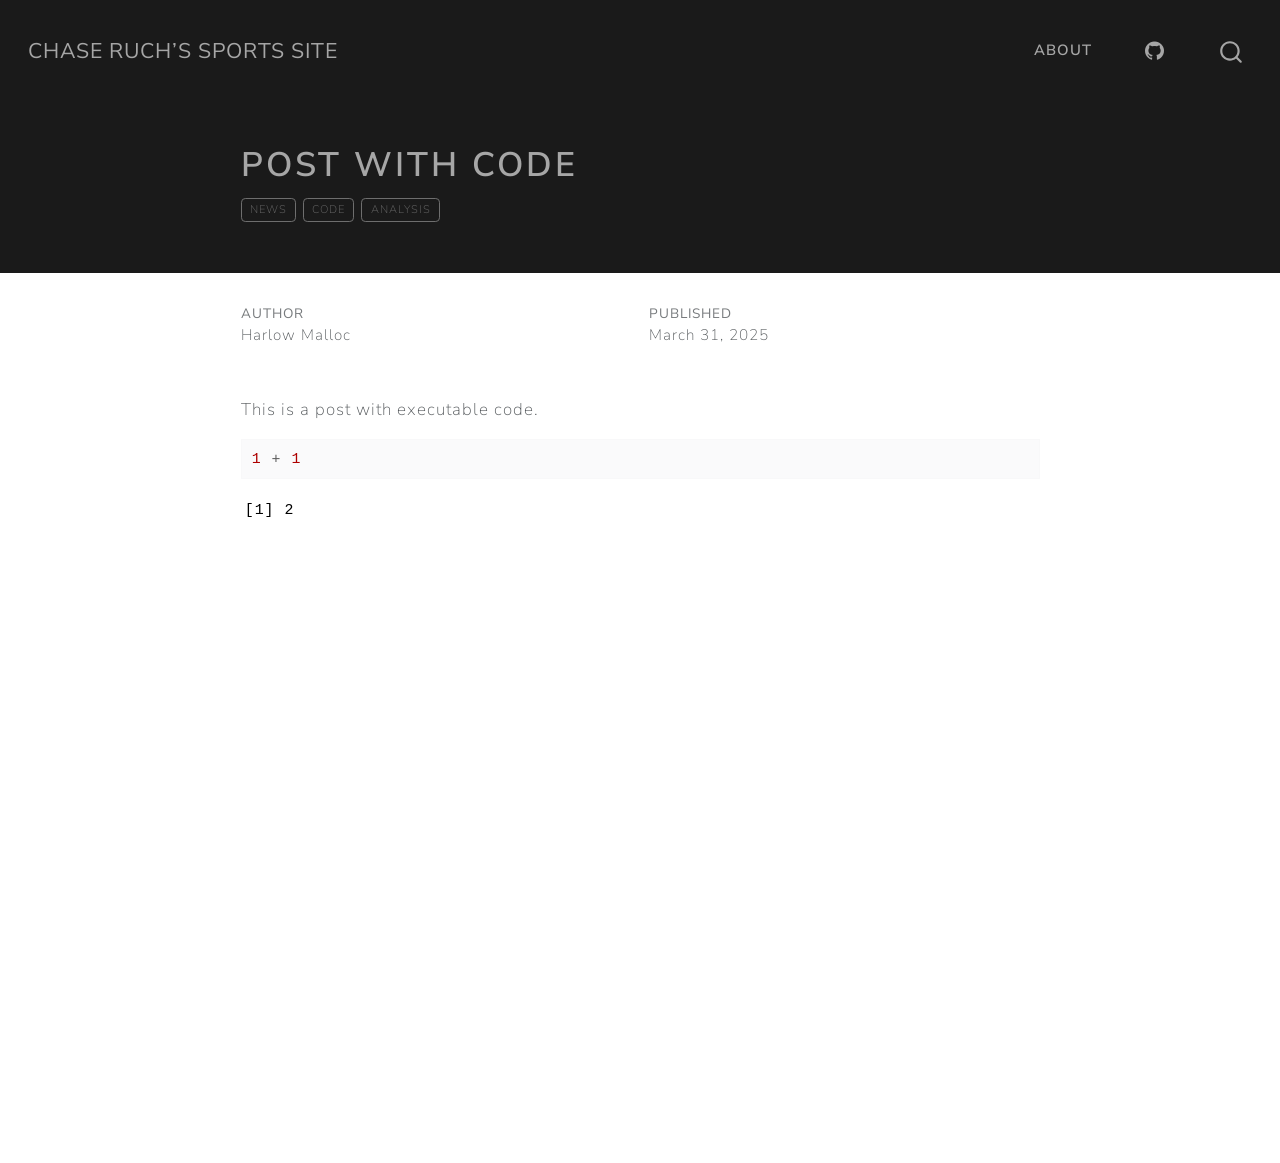
<file: posts/post-with-code/index.html>
<!DOCTYPE html>
<html xmlns="http://www.w3.org/1999/xhtml" lang="en" xml:lang="en"><head>

<meta charset="utf-8">
<meta name="generator" content="quarto-1.6.42">

<meta name="viewport" content="width=device-width, initial-scale=1.0, user-scalable=yes">

<meta name="author" content="Harlow Malloc">
<meta name="dcterms.date" content="2025-03-31">

<title>Post With Code – Chase Ruch’s Sports Site</title>
<style>
code{white-space: pre-wrap;}
span.smallcaps{font-variant: small-caps;}
div.columns{display: flex; gap: min(4vw, 1.5em);}
div.column{flex: auto; overflow-x: auto;}
div.hanging-indent{margin-left: 1.5em; text-indent: -1.5em;}
ul.task-list{list-style: none;}
ul.task-list li input[type="checkbox"] {
  width: 0.8em;
  margin: 0 0.8em 0.2em -1em; /* quarto-specific, see https://github.com/quarto-dev/quarto-cli/issues/4556 */ 
  vertical-align: middle;
}
/* CSS for syntax highlighting */
pre > code.sourceCode { white-space: pre; position: relative; }
pre > code.sourceCode > span { line-height: 1.25; }
pre > code.sourceCode > span:empty { height: 1.2em; }
.sourceCode { overflow: visible; }
code.sourceCode > span { color: inherit; text-decoration: inherit; }
div.sourceCode { margin: 1em 0; }
pre.sourceCode { margin: 0; }
@media screen {
div.sourceCode { overflow: auto; }
}
@media print {
pre > code.sourceCode { white-space: pre-wrap; }
pre > code.sourceCode > span { display: inline-block; text-indent: -5em; padding-left: 5em; }
}
pre.numberSource code
  { counter-reset: source-line 0; }
pre.numberSource code > span
  { position: relative; left: -4em; counter-increment: source-line; }
pre.numberSource code > span > a:first-child::before
  { content: counter(source-line);
    position: relative; left: -1em; text-align: right; vertical-align: baseline;
    border: none; display: inline-block;
    -webkit-touch-callout: none; -webkit-user-select: none;
    -khtml-user-select: none; -moz-user-select: none;
    -ms-user-select: none; user-select: none;
    padding: 0 4px; width: 4em;
  }
pre.numberSource { margin-left: 3em;  padding-left: 4px; }
div.sourceCode
  {   }
@media screen {
pre > code.sourceCode > span > a:first-child::before { text-decoration: underline; }
}
</style>


<script src="../../site_libs/quarto-nav/quarto-nav.js"></script>
<script src="../../site_libs/quarto-nav/headroom.min.js"></script>
<script src="../../site_libs/clipboard/clipboard.min.js"></script>
<script src="../../site_libs/quarto-search/autocomplete.umd.js"></script>
<script src="../../site_libs/quarto-search/fuse.min.js"></script>
<script src="../../site_libs/quarto-search/quarto-search.js"></script>
<meta name="quarto:offset" content="../../">
<script src="../../site_libs/quarto-html/quarto.js"></script>
<script src="../../site_libs/quarto-html/popper.min.js"></script>
<script src="../../site_libs/quarto-html/tippy.umd.min.js"></script>
<script src="../../site_libs/quarto-html/anchor.min.js"></script>
<link href="../../site_libs/quarto-html/tippy.css" rel="stylesheet">
<link href="../../site_libs/quarto-html/quarto-syntax-highlighting-2f5df379a58b258e96c21c0638c20c03.css" rel="stylesheet" id="quarto-text-highlighting-styles">
<script src="../../site_libs/bootstrap/bootstrap.min.js"></script>
<link href="../../site_libs/bootstrap/bootstrap-icons.css" rel="stylesheet">
<link href="../../site_libs/bootstrap/bootstrap-4968d28af72d4e5a34172c9bc5ef961b.min.css" rel="stylesheet" append-hash="true" id="quarto-bootstrap" data-mode="light">
<script id="quarto-search-options" type="application/json">{
  "location": "navbar",
  "copy-button": false,
  "collapse-after": 3,
  "panel-placement": "end",
  "type": "overlay",
  "limit": 50,
  "keyboard-shortcut": [
    "f",
    "/",
    "s"
  ],
  "show-item-context": false,
  "language": {
    "search-no-results-text": "No results",
    "search-matching-documents-text": "matching documents",
    "search-copy-link-title": "Copy link to search",
    "search-hide-matches-text": "Hide additional matches",
    "search-more-match-text": "more match in this document",
    "search-more-matches-text": "more matches in this document",
    "search-clear-button-title": "Clear",
    "search-text-placeholder": "",
    "search-detached-cancel-button-title": "Cancel",
    "search-submit-button-title": "Submit",
    "search-label": "Search"
  }
}</script>


<link rel="stylesheet" href="../../styles.css">
</head>

<body class="nav-fixed fullcontent">

<div id="quarto-search-results"></div>
  <header id="quarto-header" class="headroom fixed-top quarto-banner">
    <nav class="navbar navbar-expand-lg " data-bs-theme="dark">
      <div class="navbar-container container-fluid">
      <div class="navbar-brand-container mx-auto">
    <a class="navbar-brand" href="../../index.html">
    <span class="navbar-title">Chase Ruch’s Sports Site</span>
    </a>
  </div>
            <div id="quarto-search" class="" title="Search"></div>
          <button class="navbar-toggler" type="button" data-bs-toggle="collapse" data-bs-target="#navbarCollapse" aria-controls="navbarCollapse" role="menu" aria-expanded="false" aria-label="Toggle navigation" onclick="if (window.quartoToggleHeadroom) { window.quartoToggleHeadroom(); }">
  <span class="navbar-toggler-icon"></span>
</button>
          <div class="collapse navbar-collapse" id="navbarCollapse">
            <ul class="navbar-nav navbar-nav-scroll ms-auto">
  <li class="nav-item">
    <a class="nav-link" href="../../about.html"> 
<span class="menu-text">About</span></a>
  </li>  
  <li class="nav-item compact">
    <a class="nav-link" href="https://github.com/"> <i class="bi bi-github" role="img">
</i> 
<span class="menu-text"></span></a>
  </li>  
</ul>
          </div> <!-- /navcollapse -->
            <div class="quarto-navbar-tools">
</div>
      </div> <!-- /container-fluid -->
    </nav>
</header>
<!-- content -->
<header id="title-block-header" class="quarto-title-block default page-columns page-full">
  <div class="quarto-title-banner page-columns page-full">
    <div class="quarto-title column-body">
      <h1 class="title">Post With Code</h1>
                                <div class="quarto-categories">
                <div class="quarto-category">news</div>
                <div class="quarto-category">code</div>
                <div class="quarto-category">analysis</div>
              </div>
                  </div>
  </div>
    
  
  <div class="quarto-title-meta">

      <div>
      <div class="quarto-title-meta-heading">Author</div>
      <div class="quarto-title-meta-contents">
               <p>Harlow Malloc </p>
            </div>
    </div>
      
      <div>
      <div class="quarto-title-meta-heading">Published</div>
      <div class="quarto-title-meta-contents">
        <p class="date">March 31, 2025</p>
      </div>
    </div>
    
      
    </div>
    
  
  </header><div id="quarto-content" class="quarto-container page-columns page-rows-contents page-layout-article page-navbar">
<!-- sidebar -->
<!-- margin-sidebar -->
    
<!-- main -->
<main class="content quarto-banner-title-block" id="quarto-document-content">





<p>This is a post with executable code.</p>
<div class="cell">
<div class="sourceCode cell-code" id="cb1"><pre class="sourceCode r code-with-copy"><code class="sourceCode r"><span id="cb1-1"><a href="#cb1-1" aria-hidden="true" tabindex="-1"></a><span class="dv">1</span> <span class="sc">+</span> <span class="dv">1</span></span></code><button title="Copy to Clipboard" class="code-copy-button"><i class="bi"></i></button></pre></div>
<div class="cell-output cell-output-stdout">
<pre><code>[1] 2</code></pre>
</div>
</div>



</main> <!-- /main -->
<script id="quarto-html-after-body" type="application/javascript">
window.document.addEventListener("DOMContentLoaded", function (event) {
  const toggleBodyColorMode = (bsSheetEl) => {
    const mode = bsSheetEl.getAttribute("data-mode");
    const bodyEl = window.document.querySelector("body");
    if (mode === "dark") {
      bodyEl.classList.add("quarto-dark");
      bodyEl.classList.remove("quarto-light");
    } else {
      bodyEl.classList.add("quarto-light");
      bodyEl.classList.remove("quarto-dark");
    }
  }
  const toggleBodyColorPrimary = () => {
    const bsSheetEl = window.document.querySelector("link#quarto-bootstrap");
    if (bsSheetEl) {
      toggleBodyColorMode(bsSheetEl);
    }
  }
  toggleBodyColorPrimary();  
  const icon = "";
  const anchorJS = new window.AnchorJS();
  anchorJS.options = {
    placement: 'right',
    icon: icon
  };
  anchorJS.add('.anchored');
  const isCodeAnnotation = (el) => {
    for (const clz of el.classList) {
      if (clz.startsWith('code-annotation-')) {                     
        return true;
      }
    }
    return false;
  }
  const onCopySuccess = function(e) {
    // button target
    const button = e.trigger;
    // don't keep focus
    button.blur();
    // flash "checked"
    button.classList.add('code-copy-button-checked');
    var currentTitle = button.getAttribute("title");
    button.setAttribute("title", "Copied!");
    let tooltip;
    if (window.bootstrap) {
      button.setAttribute("data-bs-toggle", "tooltip");
      button.setAttribute("data-bs-placement", "left");
      button.setAttribute("data-bs-title", "Copied!");
      tooltip = new bootstrap.Tooltip(button, 
        { trigger: "manual", 
          customClass: "code-copy-button-tooltip",
          offset: [0, -8]});
      tooltip.show();    
    }
    setTimeout(function() {
      if (tooltip) {
        tooltip.hide();
        button.removeAttribute("data-bs-title");
        button.removeAttribute("data-bs-toggle");
        button.removeAttribute("data-bs-placement");
      }
      button.setAttribute("title", currentTitle);
      button.classList.remove('code-copy-button-checked');
    }, 1000);
    // clear code selection
    e.clearSelection();
  }
  const getTextToCopy = function(trigger) {
      const codeEl = trigger.previousElementSibling.cloneNode(true);
      for (const childEl of codeEl.children) {
        if (isCodeAnnotation(childEl)) {
          childEl.remove();
        }
      }
      return codeEl.innerText;
  }
  const clipboard = new window.ClipboardJS('.code-copy-button:not([data-in-quarto-modal])', {
    text: getTextToCopy
  });
  clipboard.on('success', onCopySuccess);
  if (window.document.getElementById('quarto-embedded-source-code-modal')) {
    const clipboardModal = new window.ClipboardJS('.code-copy-button[data-in-quarto-modal]', {
      text: getTextToCopy,
      container: window.document.getElementById('quarto-embedded-source-code-modal')
    });
    clipboardModal.on('success', onCopySuccess);
  }
    var localhostRegex = new RegExp(/^(?:http|https):\/\/localhost\:?[0-9]*\//);
    var mailtoRegex = new RegExp(/^mailto:/);
      var filterRegex = new RegExp('/' + window.location.host + '/');
    var isInternal = (href) => {
        return filterRegex.test(href) || localhostRegex.test(href) || mailtoRegex.test(href);
    }
    // Inspect non-navigation links and adorn them if external
 	var links = window.document.querySelectorAll('a[href]:not(.nav-link):not(.navbar-brand):not(.toc-action):not(.sidebar-link):not(.sidebar-item-toggle):not(.pagination-link):not(.no-external):not([aria-hidden]):not(.dropdown-item):not(.quarto-navigation-tool):not(.about-link)');
    for (var i=0; i<links.length; i++) {
      const link = links[i];
      if (!isInternal(link.href)) {
        // undo the damage that might have been done by quarto-nav.js in the case of
        // links that we want to consider external
        if (link.dataset.originalHref !== undefined) {
          link.href = link.dataset.originalHref;
        }
      }
    }
  function tippyHover(el, contentFn, onTriggerFn, onUntriggerFn) {
    const config = {
      allowHTML: true,
      maxWidth: 500,
      delay: 100,
      arrow: false,
      appendTo: function(el) {
          return el.parentElement;
      },
      interactive: true,
      interactiveBorder: 10,
      theme: 'quarto',
      placement: 'bottom-start',
    };
    if (contentFn) {
      config.content = contentFn;
    }
    if (onTriggerFn) {
      config.onTrigger = onTriggerFn;
    }
    if (onUntriggerFn) {
      config.onUntrigger = onUntriggerFn;
    }
    window.tippy(el, config); 
  }
  const noterefs = window.document.querySelectorAll('a[role="doc-noteref"]');
  for (var i=0; i<noterefs.length; i++) {
    const ref = noterefs[i];
    tippyHover(ref, function() {
      // use id or data attribute instead here
      let href = ref.getAttribute('data-footnote-href') || ref.getAttribute('href');
      try { href = new URL(href).hash; } catch {}
      const id = href.replace(/^#\/?/, "");
      const note = window.document.getElementById(id);
      if (note) {
        return note.innerHTML;
      } else {
        return "";
      }
    });
  }
  const xrefs = window.document.querySelectorAll('a.quarto-xref');
  const processXRef = (id, note) => {
    // Strip column container classes
    const stripColumnClz = (el) => {
      el.classList.remove("page-full", "page-columns");
      if (el.children) {
        for (const child of el.children) {
          stripColumnClz(child);
        }
      }
    }
    stripColumnClz(note)
    if (id === null || id.startsWith('sec-')) {
      // Special case sections, only their first couple elements
      const container = document.createElement("div");
      if (note.children && note.children.length > 2) {
        container.appendChild(note.children[0].cloneNode(true));
        for (let i = 1; i < note.children.length; i++) {
          const child = note.children[i];
          if (child.tagName === "P" && child.innerText === "") {
            continue;
          } else {
            container.appendChild(child.cloneNode(true));
            break;
          }
        }
        if (window.Quarto?.typesetMath) {
          window.Quarto.typesetMath(container);
        }
        return container.innerHTML
      } else {
        if (window.Quarto?.typesetMath) {
          window.Quarto.typesetMath(note);
        }
        return note.innerHTML;
      }
    } else {
      // Remove any anchor links if they are present
      const anchorLink = note.querySelector('a.anchorjs-link');
      if (anchorLink) {
        anchorLink.remove();
      }
      if (window.Quarto?.typesetMath) {
        window.Quarto.typesetMath(note);
      }
      if (note.classList.contains("callout")) {
        return note.outerHTML;
      } else {
        return note.innerHTML;
      }
    }
  }
  for (var i=0; i<xrefs.length; i++) {
    const xref = xrefs[i];
    tippyHover(xref, undefined, function(instance) {
      instance.disable();
      let url = xref.getAttribute('href');
      let hash = undefined; 
      if (url.startsWith('#')) {
        hash = url;
      } else {
        try { hash = new URL(url).hash; } catch {}
      }
      if (hash) {
        const id = hash.replace(/^#\/?/, "");
        const note = window.document.getElementById(id);
        if (note !== null) {
          try {
            const html = processXRef(id, note.cloneNode(true));
            instance.setContent(html);
          } finally {
            instance.enable();
            instance.show();
          }
        } else {
          // See if we can fetch this
          fetch(url.split('#')[0])
          .then(res => res.text())
          .then(html => {
            const parser = new DOMParser();
            const htmlDoc = parser.parseFromString(html, "text/html");
            const note = htmlDoc.getElementById(id);
            if (note !== null) {
              const html = processXRef(id, note);
              instance.setContent(html);
            } 
          }).finally(() => {
            instance.enable();
            instance.show();
          });
        }
      } else {
        // See if we can fetch a full url (with no hash to target)
        // This is a special case and we should probably do some content thinning / targeting
        fetch(url)
        .then(res => res.text())
        .then(html => {
          const parser = new DOMParser();
          const htmlDoc = parser.parseFromString(html, "text/html");
          const note = htmlDoc.querySelector('main.content');
          if (note !== null) {
            // This should only happen for chapter cross references
            // (since there is no id in the URL)
            // remove the first header
            if (note.children.length > 0 && note.children[0].tagName === "HEADER") {
              note.children[0].remove();
            }
            const html = processXRef(null, note);
            instance.setContent(html);
          } 
        }).finally(() => {
          instance.enable();
          instance.show();
        });
      }
    }, function(instance) {
    });
  }
      let selectedAnnoteEl;
      const selectorForAnnotation = ( cell, annotation) => {
        let cellAttr = 'data-code-cell="' + cell + '"';
        let lineAttr = 'data-code-annotation="' +  annotation + '"';
        const selector = 'span[' + cellAttr + '][' + lineAttr + ']';
        return selector;
      }
      const selectCodeLines = (annoteEl) => {
        const doc = window.document;
        const targetCell = annoteEl.getAttribute("data-target-cell");
        const targetAnnotation = annoteEl.getAttribute("data-target-annotation");
        const annoteSpan = window.document.querySelector(selectorForAnnotation(targetCell, targetAnnotation));
        const lines = annoteSpan.getAttribute("data-code-lines").split(",");
        const lineIds = lines.map((line) => {
          return targetCell + "-" + line;
        })
        let top = null;
        let height = null;
        let parent = null;
        if (lineIds.length > 0) {
            //compute the position of the single el (top and bottom and make a div)
            const el = window.document.getElementById(lineIds[0]);
            top = el.offsetTop;
            height = el.offsetHeight;
            parent = el.parentElement.parentElement;
          if (lineIds.length > 1) {
            const lastEl = window.document.getElementById(lineIds[lineIds.length - 1]);
            const bottom = lastEl.offsetTop + lastEl.offsetHeight;
            height = bottom - top;
          }
          if (top !== null && height !== null && parent !== null) {
            // cook up a div (if necessary) and position it 
            let div = window.document.getElementById("code-annotation-line-highlight");
            if (div === null) {
              div = window.document.createElement("div");
              div.setAttribute("id", "code-annotation-line-highlight");
              div.style.position = 'absolute';
              parent.appendChild(div);
            }
            div.style.top = top - 2 + "px";
            div.style.height = height + 4 + "px";
            div.style.left = 0;
            let gutterDiv = window.document.getElementById("code-annotation-line-highlight-gutter");
            if (gutterDiv === null) {
              gutterDiv = window.document.createElement("div");
              gutterDiv.setAttribute("id", "code-annotation-line-highlight-gutter");
              gutterDiv.style.position = 'absolute';
              const codeCell = window.document.getElementById(targetCell);
              const gutter = codeCell.querySelector('.code-annotation-gutter');
              gutter.appendChild(gutterDiv);
            }
            gutterDiv.style.top = top - 2 + "px";
            gutterDiv.style.height = height + 4 + "px";
          }
          selectedAnnoteEl = annoteEl;
        }
      };
      const unselectCodeLines = () => {
        const elementsIds = ["code-annotation-line-highlight", "code-annotation-line-highlight-gutter"];
        elementsIds.forEach((elId) => {
          const div = window.document.getElementById(elId);
          if (div) {
            div.remove();
          }
        });
        selectedAnnoteEl = undefined;
      };
        // Handle positioning of the toggle
    window.addEventListener(
      "resize",
      throttle(() => {
        elRect = undefined;
        if (selectedAnnoteEl) {
          selectCodeLines(selectedAnnoteEl);
        }
      }, 10)
    );
    function throttle(fn, ms) {
    let throttle = false;
    let timer;
      return (...args) => {
        if(!throttle) { // first call gets through
            fn.apply(this, args);
            throttle = true;
        } else { // all the others get throttled
            if(timer) clearTimeout(timer); // cancel #2
            timer = setTimeout(() => {
              fn.apply(this, args);
              timer = throttle = false;
            }, ms);
        }
      };
    }
      // Attach click handler to the DT
      const annoteDls = window.document.querySelectorAll('dt[data-target-cell]');
      for (const annoteDlNode of annoteDls) {
        annoteDlNode.addEventListener('click', (event) => {
          const clickedEl = event.target;
          if (clickedEl !== selectedAnnoteEl) {
            unselectCodeLines();
            const activeEl = window.document.querySelector('dt[data-target-cell].code-annotation-active');
            if (activeEl) {
              activeEl.classList.remove('code-annotation-active');
            }
            selectCodeLines(clickedEl);
            clickedEl.classList.add('code-annotation-active');
          } else {
            // Unselect the line
            unselectCodeLines();
            clickedEl.classList.remove('code-annotation-active');
          }
        });
      }
  const findCites = (el) => {
    const parentEl = el.parentElement;
    if (parentEl) {
      const cites = parentEl.dataset.cites;
      if (cites) {
        return {
          el,
          cites: cites.split(' ')
        };
      } else {
        return findCites(el.parentElement)
      }
    } else {
      return undefined;
    }
  };
  var bibliorefs = window.document.querySelectorAll('a[role="doc-biblioref"]');
  for (var i=0; i<bibliorefs.length; i++) {
    const ref = bibliorefs[i];
    const citeInfo = findCites(ref);
    if (citeInfo) {
      tippyHover(citeInfo.el, function() {
        var popup = window.document.createElement('div');
        citeInfo.cites.forEach(function(cite) {
          var citeDiv = window.document.createElement('div');
          citeDiv.classList.add('hanging-indent');
          citeDiv.classList.add('csl-entry');
          var biblioDiv = window.document.getElementById('ref-' + cite);
          if (biblioDiv) {
            citeDiv.innerHTML = biblioDiv.innerHTML;
          }
          popup.appendChild(citeDiv);
        });
        return popup.innerHTML;
      });
    }
  }
});
</script>
</div> <!-- /content -->




</body></html>
</file>
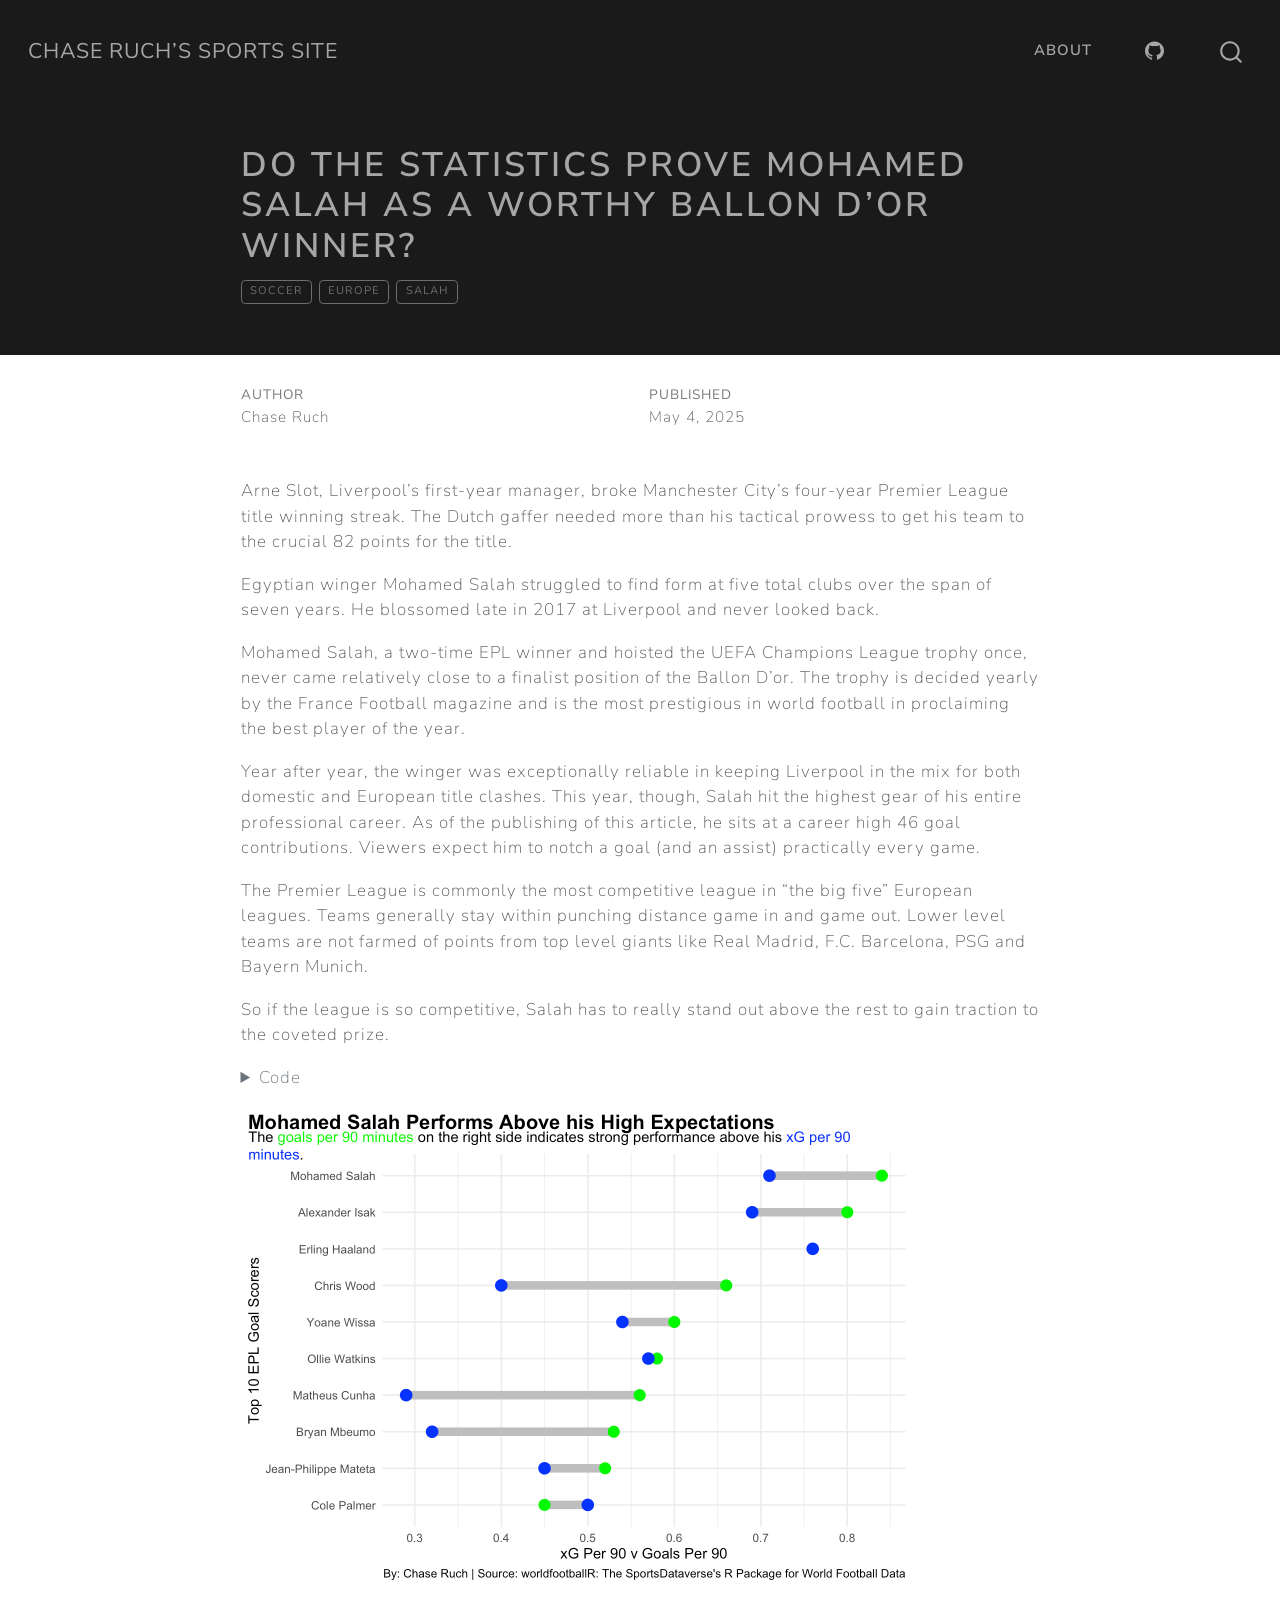
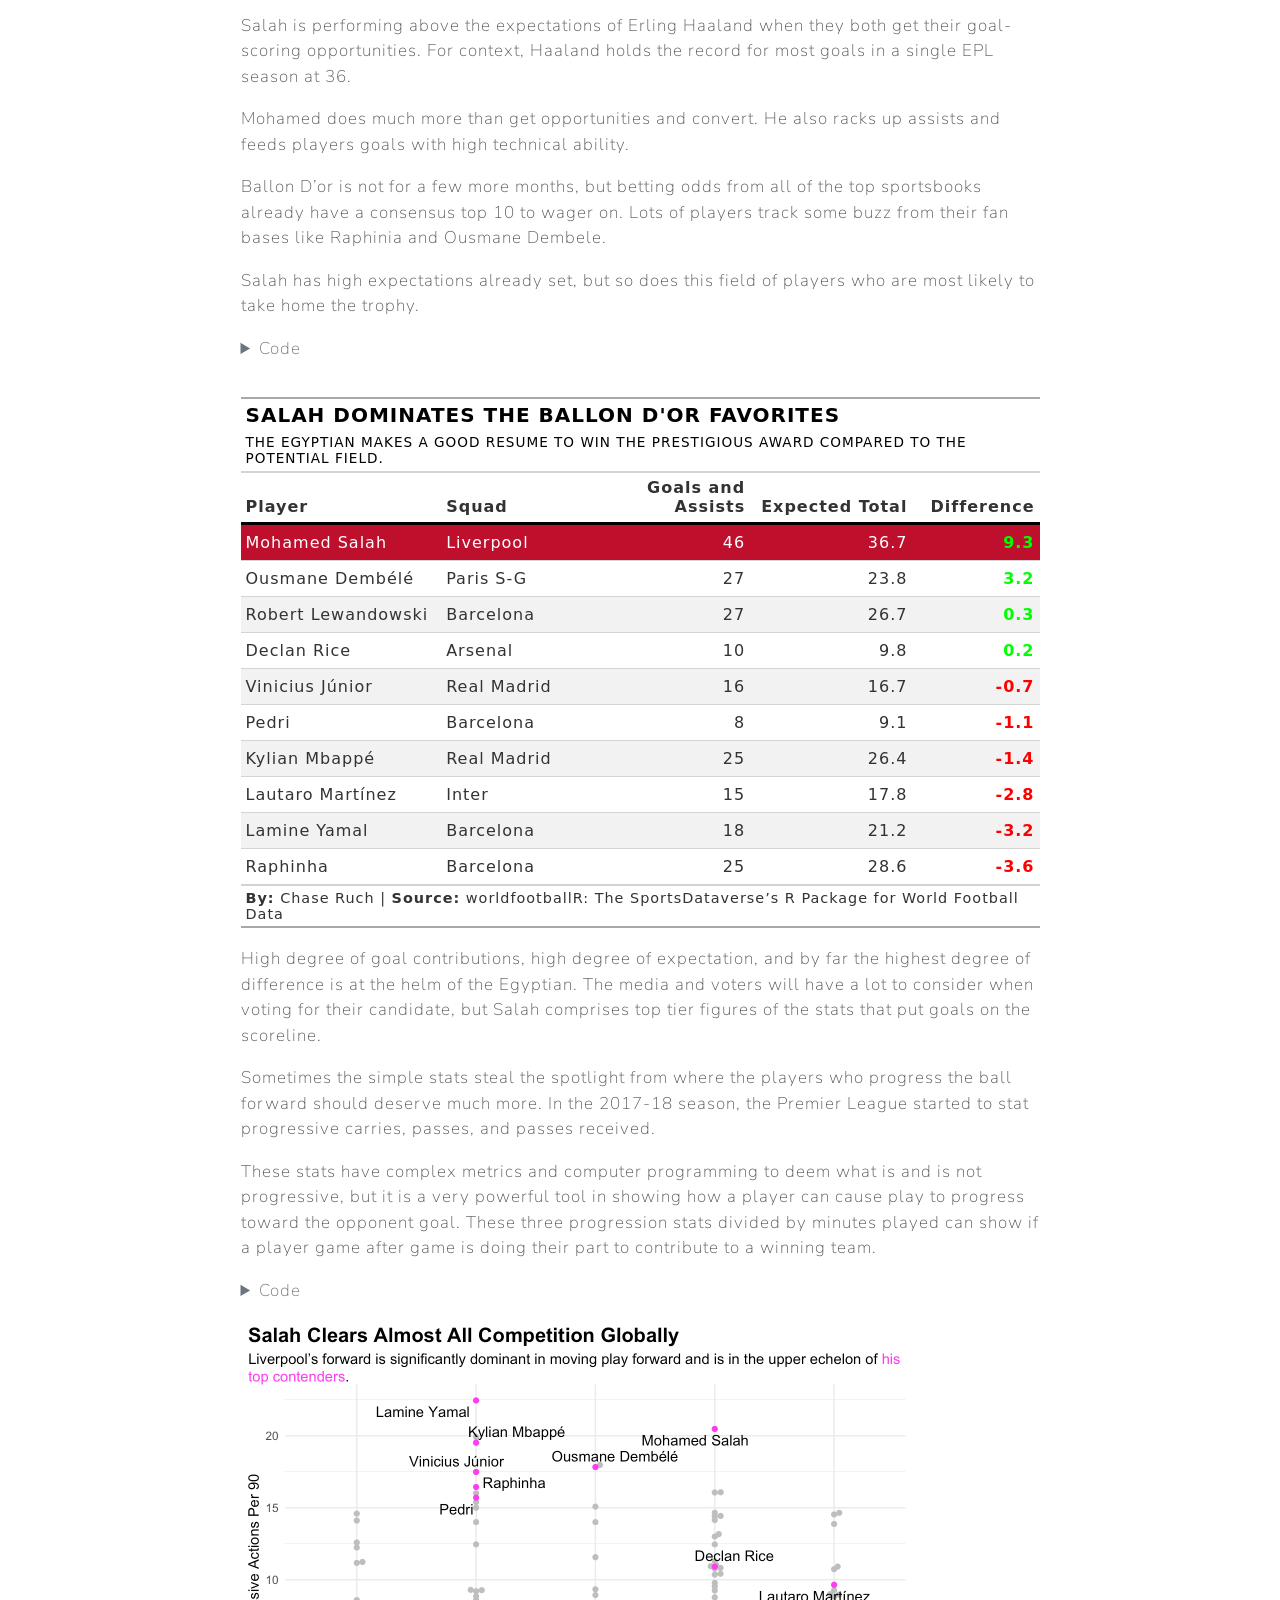
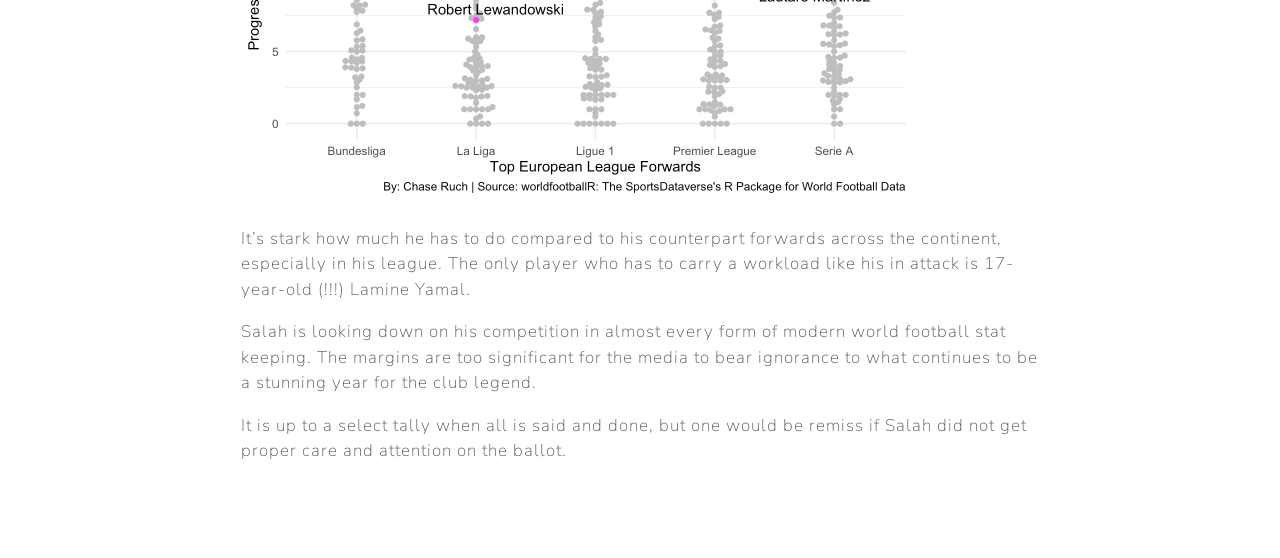
<file: posts/salah-performance-analysis/index.html>
<!DOCTYPE html>
<html xmlns="http://www.w3.org/1999/xhtml" lang="en" xml:lang="en"><head>

<meta charset="utf-8">
<meta name="generator" content="quarto-1.6.42">

<meta name="viewport" content="width=device-width, initial-scale=1.0, user-scalable=yes">

<meta name="author" content="Chase Ruch">
<meta name="dcterms.date" content="2025-05-04">

<title>Do the Statistics Prove Mohamed Salah as a Worthy Ballon D’or Winner? – Chase Ruch's Sports Site</title>
<style>
code{white-space: pre-wrap;}
span.smallcaps{font-variant: small-caps;}
div.columns{display: flex; gap: min(4vw, 1.5em);}
div.column{flex: auto; overflow-x: auto;}
div.hanging-indent{margin-left: 1.5em; text-indent: -1.5em;}
ul.task-list{list-style: none;}
ul.task-list li input[type="checkbox"] {
  width: 0.8em;
  margin: 0 0.8em 0.2em -1em; /* quarto-specific, see https://github.com/quarto-dev/quarto-cli/issues/4556 */ 
  vertical-align: middle;
}
/* CSS for syntax highlighting */
pre > code.sourceCode { white-space: pre; position: relative; }
pre > code.sourceCode > span { line-height: 1.25; }
pre > code.sourceCode > span:empty { height: 1.2em; }
.sourceCode { overflow: visible; }
code.sourceCode > span { color: inherit; text-decoration: inherit; }
div.sourceCode { margin: 1em 0; }
pre.sourceCode { margin: 0; }
@media screen {
div.sourceCode { overflow: auto; }
}
@media print {
pre > code.sourceCode { white-space: pre-wrap; }
pre > code.sourceCode > span { display: inline-block; text-indent: -5em; padding-left: 5em; }
}
pre.numberSource code
  { counter-reset: source-line 0; }
pre.numberSource code > span
  { position: relative; left: -4em; counter-increment: source-line; }
pre.numberSource code > span > a:first-child::before
  { content: counter(source-line);
    position: relative; left: -1em; text-align: right; vertical-align: baseline;
    border: none; display: inline-block;
    -webkit-touch-callout: none; -webkit-user-select: none;
    -khtml-user-select: none; -moz-user-select: none;
    -ms-user-select: none; user-select: none;
    padding: 0 4px; width: 4em;
  }
pre.numberSource { margin-left: 3em;  padding-left: 4px; }
div.sourceCode
  {   }
@media screen {
pre > code.sourceCode > span > a:first-child::before { text-decoration: underline; }
}
</style>


<script src="../../site_libs/quarto-nav/quarto-nav.js"></script>
<script src="../../site_libs/quarto-nav/headroom.min.js"></script>
<script src="../../site_libs/clipboard/clipboard.min.js"></script>
<script src="../../site_libs/quarto-search/autocomplete.umd.js"></script>
<script src="../../site_libs/quarto-search/fuse.min.js"></script>
<script src="../../site_libs/quarto-search/quarto-search.js"></script>
<meta name="quarto:offset" content="../../">
<script src="../../site_libs/quarto-html/quarto.js"></script>
<script src="../../site_libs/quarto-html/popper.min.js"></script>
<script src="../../site_libs/quarto-html/tippy.umd.min.js"></script>
<script src="../../site_libs/quarto-html/anchor.min.js"></script>
<link href="../../site_libs/quarto-html/tippy.css" rel="stylesheet">
<link href="../../site_libs/quarto-html/quarto-syntax-highlighting-2f5df379a58b258e96c21c0638c20c03.css" rel="stylesheet" id="quarto-text-highlighting-styles">
<script src="../../site_libs/bootstrap/bootstrap.min.js"></script>
<link href="../../site_libs/bootstrap/bootstrap-icons.css" rel="stylesheet">
<link href="../../site_libs/bootstrap/bootstrap-4968d28af72d4e5a34172c9bc5ef961b.min.css" rel="stylesheet" append-hash="true" id="quarto-bootstrap" data-mode="light">
<script id="quarto-search-options" type="application/json">{
  "location": "navbar",
  "copy-button": false,
  "collapse-after": 3,
  "panel-placement": "end",
  "type": "overlay",
  "limit": 50,
  "keyboard-shortcut": [
    "f",
    "/",
    "s"
  ],
  "show-item-context": false,
  "language": {
    "search-no-results-text": "No results",
    "search-matching-documents-text": "matching documents",
    "search-copy-link-title": "Copy link to search",
    "search-hide-matches-text": "Hide additional matches",
    "search-more-match-text": "more match in this document",
    "search-more-matches-text": "more matches in this document",
    "search-clear-button-title": "Clear",
    "search-text-placeholder": "",
    "search-detached-cancel-button-title": "Cancel",
    "search-submit-button-title": "Submit",
    "search-label": "Search"
  }
}</script>


<link rel="stylesheet" href="../../styles.css">
</head>

<body class="nav-fixed fullcontent">

<div id="quarto-search-results"></div>
  <header id="quarto-header" class="headroom fixed-top quarto-banner">
    <nav class="navbar navbar-expand-lg " data-bs-theme="dark">
      <div class="navbar-container container-fluid">
      <div class="navbar-brand-container mx-auto">
    <a class="navbar-brand" href="../../index.html">
    <span class="navbar-title">Chase Ruch’s Sports Site</span>
    </a>
  </div>
            <div id="quarto-search" class="" title="Search"></div>
          <button class="navbar-toggler" type="button" data-bs-toggle="collapse" data-bs-target="#navbarCollapse" aria-controls="navbarCollapse" role="menu" aria-expanded="false" aria-label="Toggle navigation" onclick="if (window.quartoToggleHeadroom) { window.quartoToggleHeadroom(); }">
  <span class="navbar-toggler-icon"></span>
</button>
          <div class="collapse navbar-collapse" id="navbarCollapse">
            <ul class="navbar-nav navbar-nav-scroll ms-auto">
  <li class="nav-item">
    <a class="nav-link" href="../../about.html"> 
<span class="menu-text">About</span></a>
  </li>  
  <li class="nav-item compact">
    <a class="nav-link" href="https://github.com/"> <i class="bi bi-github" role="img">
</i> 
<span class="menu-text"></span></a>
  </li>  
</ul>
          </div> <!-- /navcollapse -->
            <div class="quarto-navbar-tools">
</div>
      </div> <!-- /container-fluid -->
    </nav>
</header>
<!-- content -->
<header id="title-block-header" class="quarto-title-block default page-columns page-full">
  <div class="quarto-title-banner page-columns page-full">
    <div class="quarto-title column-body">
      <h1 class="title">Do the Statistics Prove Mohamed Salah as a Worthy Ballon D’or Winner?</h1>
                                <div class="quarto-categories">
                <div class="quarto-category">soccer</div>
                <div class="quarto-category">europe</div>
                <div class="quarto-category">salah</div>
              </div>
                  </div>
  </div>
    
  
  <div class="quarto-title-meta">

      <div>
      <div class="quarto-title-meta-heading">Author</div>
      <div class="quarto-title-meta-contents">
               <p>Chase Ruch </p>
            </div>
    </div>
      
      <div>
      <div class="quarto-title-meta-heading">Published</div>
      <div class="quarto-title-meta-contents">
        <p class="date">May 4, 2025</p>
      </div>
    </div>
    
      
    </div>
    
  
  </header><div id="quarto-content" class="quarto-container page-columns page-rows-contents page-layout-article page-navbar">
<!-- sidebar -->
<!-- margin-sidebar -->
    
<!-- main -->
<main class="content quarto-banner-title-block" id="quarto-document-content">





<p>Arne Slot, Liverpool’s first-year manager, broke Manchester City’s four-year Premier League title winning streak. The Dutch gaffer needed more than his tactical prowess to get his team to the crucial 82 points for the title.</p>
<p>Egyptian winger Mohamed Salah struggled to find form at five total clubs over the span of seven years. He blossomed late in 2017 at Liverpool and never looked back.</p>
<p>Mohamed Salah, a two-time EPL winner and hoisted the UEFA Champions League trophy once, never came relatively close to a finalist position of the Ballon D’or. The trophy is decided yearly by the France Football magazine and is the most prestigious in world football in proclaiming the best player of the year.</p>
<p>Year after year, the winger was exceptionally reliable in keeping Liverpool in the mix for both domestic and European title clashes. This year, though, Salah hit the highest gear of his entire professional career. As of the publishing of this article, he sits at a career high 46 goal contributions. Viewers expect him to notch a goal (and an assist) practically every game.</p>
<p>The Premier League is commonly the most competitive league in “the big five” European leagues. Teams generally stay within punching distance game in and game out. Lower level teams are not farmed of points from top level giants like Real Madrid, F.C. Barcelona, PSG and Bayern Munich.</p>
<p>So if the league is so competitive, Salah has to really stand out above the rest to gain traction to the coveted prize.</p>
<div class="cell">
<details class="code-fold">
<summary>Code</summary>
<div class="sourceCode cell-code" id="cb1"><pre class="sourceCode r code-with-copy"><code class="sourceCode r"><span id="cb1-1"><a href="#cb1-1" aria-hidden="true" tabindex="-1"></a><span class="fu">library</span>(tidyverse)</span>
<span id="cb1-2"><a href="#cb1-2" aria-hidden="true" tabindex="-1"></a><span class="fu">library</span>(worldfootballR)</span>
<span id="cb1-3"><a href="#cb1-3" aria-hidden="true" tabindex="-1"></a></span>
<span id="cb1-4"><a href="#cb1-4" aria-hidden="true" tabindex="-1"></a>big5_players <span class="ot">&lt;-</span> <span class="fu">fb_big5_advanced_season_stats</span>(<span class="at">season_end_year=</span> <span class="fu">c</span>(<span class="dv">2025</span>), <span class="at">stat_type=</span> <span class="st">"standard"</span>, <span class="at">team_or_player=</span> <span class="st">"player"</span>)</span>
<span id="cb1-5"><a href="#cb1-5" aria-hidden="true" tabindex="-1"></a></span>
<span id="cb1-6"><a href="#cb1-6" aria-hidden="true" tabindex="-1"></a>prem <span class="ot">&lt;-</span> big5_players <span class="sc">|&gt;</span> </span>
<span id="cb1-7"><a href="#cb1-7" aria-hidden="true" tabindex="-1"></a>  <span class="fu">filter</span>(Comp <span class="sc">==</span> <span class="st">"Premier League"</span>)</span>
<span id="cb1-8"><a href="#cb1-8" aria-hidden="true" tabindex="-1"></a></span>
<span id="cb1-9"><a href="#cb1-9" aria-hidden="true" tabindex="-1"></a>premscorers <span class="ot">&lt;-</span> prem <span class="sc">|&gt;</span> </span>
<span id="cb1-10"><a href="#cb1-10" aria-hidden="true" tabindex="-1"></a>  <span class="fu">filter</span>(Gls <span class="sc">&gt;</span> <span class="dv">13</span>)</span>
<span id="cb1-11"><a href="#cb1-11" aria-hidden="true" tabindex="-1"></a></span>
<span id="cb1-12"><a href="#cb1-12" aria-hidden="true" tabindex="-1"></a><span class="fu">library</span>(ggalt)</span>
<span id="cb1-13"><a href="#cb1-13" aria-hidden="true" tabindex="-1"></a><span class="fu">library</span>(ggtext)</span>
<span id="cb1-14"><a href="#cb1-14" aria-hidden="true" tabindex="-1"></a></span>
<span id="cb1-15"><a href="#cb1-15" aria-hidden="true" tabindex="-1"></a><span class="fu">ggplot</span>() <span class="sc">+</span> </span>
<span id="cb1-16"><a href="#cb1-16" aria-hidden="true" tabindex="-1"></a>  <span class="fu">geom_dumbbell</span>(</span>
<span id="cb1-17"><a href="#cb1-17" aria-hidden="true" tabindex="-1"></a>    <span class="at">data=</span>premscorers, </span>
<span id="cb1-18"><a href="#cb1-18" aria-hidden="true" tabindex="-1"></a>    <span class="fu">aes</span>(<span class="at">y=</span><span class="fu">reorder</span>(Player, Gls_Per), <span class="at">x=</span>Gls_Per, <span class="at">xend=</span>xG_Per),</span>
<span id="cb1-19"><a href="#cb1-19" aria-hidden="true" tabindex="-1"></a>    <span class="at">size =</span> <span class="dv">3</span>,</span>
<span id="cb1-20"><a href="#cb1-20" aria-hidden="true" tabindex="-1"></a>    <span class="at">colour =</span> <span class="st">"grey"</span>,</span>
<span id="cb1-21"><a href="#cb1-21" aria-hidden="true" tabindex="-1"></a>    <span class="at">colour_x =</span> <span class="st">"green"</span>,</span>
<span id="cb1-22"><a href="#cb1-22" aria-hidden="true" tabindex="-1"></a>    <span class="at">colour_xend =</span> <span class="st">"blue"</span>) <span class="sc">+</span></span>
<span id="cb1-23"><a href="#cb1-23" aria-hidden="true" tabindex="-1"></a>  <span class="fu">theme_minimal</span>() <span class="sc">+</span></span>
<span id="cb1-24"><a href="#cb1-24" aria-hidden="true" tabindex="-1"></a>  <span class="fu">labs</span>(</span>
<span id="cb1-25"><a href="#cb1-25" aria-hidden="true" tabindex="-1"></a>    <span class="at">title=</span><span class="st">"Mohamed Salah Performs Above his High Expectations"</span>, </span>
<span id="cb1-26"><a href="#cb1-26" aria-hidden="true" tabindex="-1"></a>    <span class="at">subtitle =</span> <span class="st">"The &lt;span style = 'color:green;'&gt;goals per 90 minutes&lt;/span&gt; on the right side indicates strong performance above his &lt;span style = 'color:blue;'&gt;xG per 90 minutes&lt;/span&gt;."</span>,</span>
<span id="cb1-27"><a href="#cb1-27" aria-hidden="true" tabindex="-1"></a>    <span class="at">x=</span><span class="st">"xG Per 90 v Goals Per 90"</span>,</span>
<span id="cb1-28"><a href="#cb1-28" aria-hidden="true" tabindex="-1"></a>    <span class="at">y=</span><span class="st">"Top 10 EPL Goal Scorers"</span>,</span>
<span id="cb1-29"><a href="#cb1-29" aria-hidden="true" tabindex="-1"></a>    <span class="at">caption=</span><span class="st">"By: Chase Ruch | Source: worldfootballR: The SportsDataverse's R Package for World Football Data"</span></span>
<span id="cb1-30"><a href="#cb1-30" aria-hidden="true" tabindex="-1"></a>  ) <span class="sc">+</span> </span>
<span id="cb1-31"><a href="#cb1-31" aria-hidden="true" tabindex="-1"></a>  <span class="fu">theme</span>(</span>
<span id="cb1-32"><a href="#cb1-32" aria-hidden="true" tabindex="-1"></a>    <span class="at">plot.subtitle =</span> <span class="fu">element_textbox_simple</span>()</span>
<span id="cb1-33"><a href="#cb1-33" aria-hidden="true" tabindex="-1"></a>  ) <span class="sc">+</span></span>
<span id="cb1-34"><a href="#cb1-34" aria-hidden="true" tabindex="-1"></a>  <span class="fu">theme</span>(</span>
<span id="cb1-35"><a href="#cb1-35" aria-hidden="true" tabindex="-1"></a>    <span class="at">plot.title =</span> <span class="fu">element_text</span>(<span class="at">size =</span> <span class="dv">15</span>, <span class="at">face =</span> <span class="st">"bold"</span>),</span>
<span id="cb1-36"><a href="#cb1-36" aria-hidden="true" tabindex="-1"></a>    <span class="at">plot.title.position =</span> <span class="st">"plot"</span>)</span></code><button title="Copy to Clipboard" class="code-copy-button"><i class="bi"></i></button></pre></div>
</details>
<div class="cell-output-display">
<div>
<figure class="figure">
<p><img src="index_files/figure-html/unnamed-chunk-1-1.png" class="img-fluid figure-img" width="672"></p>
</figure>
</div>
</div>
</div>
<p>Salah is performing above the expectations of Erling Haaland when they both get their goal-scoring opportunities. For context, Haaland holds the record for most goals in a single EPL season at 36.</p>
<p>Mohamed does much more than get opportunities and convert. He also racks up assists and feeds players goals with high technical ability.&nbsp;</p>
<p>Ballon D’or is not for a few more months, but betting odds from all of the top sportsbooks already have a consensus top 10 to wager on. Lots of players track some buzz from their fan bases like Raphinia and Ousmane Dembele.</p>
<p>Salah has high expectations already set, but so does this field of players who are most likely to take home the trophy.</p>
<div class="cell">
<details class="code-fold">
<summary>Code</summary>
<div class="sourceCode cell-code" id="cb2"><pre class="sourceCode r code-with-copy"><code class="sourceCode r"><span id="cb2-1"><a href="#cb2-1" aria-hidden="true" tabindex="-1"></a>ballonlist <span class="ot">&lt;-</span> big5_players <span class="sc">|&gt;</span> </span>
<span id="cb2-2"><a href="#cb2-2" aria-hidden="true" tabindex="-1"></a><span class="fu">c</span>(<span class="st">"Lamine Yamal"</span>, <span class="st">"Raphinha"</span>, <span class="st">"Ousmane Dembélé"</span>, <span class="st">"Mohamed Salah"</span>, <span class="st">"Pedri"</span>, <span class="st">"Robert Lewandowski"</span>, <span class="st">"Lautaro Martínez"</span>, <span class="st">"Declan Rice"</span>, <span class="st">"Kylian Mbappé"</span>, <span class="st">"Vinicius Júnior"</span>)</span>
<span id="cb2-3"><a href="#cb2-3" aria-hidden="true" tabindex="-1"></a></span>
<span id="cb2-4"><a href="#cb2-4" aria-hidden="true" tabindex="-1"></a>ballon <span class="ot">&lt;-</span> big5_players <span class="sc">|&gt;</span> </span>
<span id="cb2-5"><a href="#cb2-5" aria-hidden="true" tabindex="-1"></a>  <span class="fu">filter</span>(Player <span class="sc">%in%</span> ballonlist)</span>
<span id="cb2-6"><a href="#cb2-6" aria-hidden="true" tabindex="-1"></a></span>
<span id="cb2-7"><a href="#cb2-7" aria-hidden="true" tabindex="-1"></a><span class="fu">library</span>(gt)</span>
<span id="cb2-8"><a href="#cb2-8" aria-hidden="true" tabindex="-1"></a></span>
<span id="cb2-9"><a href="#cb2-9" aria-hidden="true" tabindex="-1"></a>ballonxg <span class="ot">&lt;-</span> ballon <span class="sc">|&gt;</span> </span>
<span id="cb2-10"><a href="#cb2-10" aria-hidden="true" tabindex="-1"></a>  <span class="fu">mutate</span>(<span class="at">GAexpected =</span> xG_Expected <span class="sc">+</span> xAG_Expected) <span class="sc">|&gt;</span> </span>
<span id="cb2-11"><a href="#cb2-11" aria-hidden="true" tabindex="-1"></a>  <span class="fu">mutate</span>(<span class="at">xG_diff =</span> (Gls<span class="sc">+</span>Ast) <span class="sc">-</span> GAexpected) <span class="sc">|&gt;</span> </span>
<span id="cb2-12"><a href="#cb2-12" aria-hidden="true" tabindex="-1"></a>  <span class="fu">rename</span>(<span class="st">"G_A"</span> <span class="ot">=</span> <span class="st">"G+A"</span>) <span class="sc">|&gt;</span> </span>
<span id="cb2-13"><a href="#cb2-13" aria-hidden="true" tabindex="-1"></a>  <span class="fu">select</span>(Player, Squad, G_A, GAexpected, xG_diff) <span class="sc">|&gt;</span> </span>
<span id="cb2-14"><a href="#cb2-14" aria-hidden="true" tabindex="-1"></a>  <span class="fu">arrange</span>(<span class="fu">desc</span>(xG_diff))</span>
<span id="cb2-15"><a href="#cb2-15" aria-hidden="true" tabindex="-1"></a></span>
<span id="cb2-16"><a href="#cb2-16" aria-hidden="true" tabindex="-1"></a>ballonxg <span class="sc">|&gt;</span> </span>
<span id="cb2-17"><a href="#cb2-17" aria-hidden="true" tabindex="-1"></a>  <span class="fu">gt</span>() <span class="sc">|&gt;</span> </span>
<span id="cb2-18"><a href="#cb2-18" aria-hidden="true" tabindex="-1"></a>  <span class="fu">cols_label</span>(</span>
<span id="cb2-19"><a href="#cb2-19" aria-hidden="true" tabindex="-1"></a>    <span class="at">G_A =</span> <span class="st">"Goals and Assists"</span>,</span>
<span id="cb2-20"><a href="#cb2-20" aria-hidden="true" tabindex="-1"></a>    <span class="at">GAexpected =</span> <span class="st">"Expected Total"</span>,</span>
<span id="cb2-21"><a href="#cb2-21" aria-hidden="true" tabindex="-1"></a>    <span class="at">xG_diff =</span> <span class="st">"Difference"</span></span>
<span id="cb2-22"><a href="#cb2-22" aria-hidden="true" tabindex="-1"></a>  ) <span class="sc">|&gt;</span></span>
<span id="cb2-23"><a href="#cb2-23" aria-hidden="true" tabindex="-1"></a>  <span class="fu">tab_header</span>(</span>
<span id="cb2-24"><a href="#cb2-24" aria-hidden="true" tabindex="-1"></a>    <span class="at">title =</span> <span class="st">"Salah Dominates the Ballon D'or Favorites"</span>,</span>
<span id="cb2-25"><a href="#cb2-25" aria-hidden="true" tabindex="-1"></a>    <span class="at">subtitle =</span> <span class="st">"The Egyptian makes a good resume to win the prestigious award compared to the potential field."</span></span>
<span id="cb2-26"><a href="#cb2-26" aria-hidden="true" tabindex="-1"></a>  ) <span class="sc">|&gt;</span> <span class="fu">tab_style</span>(</span>
<span id="cb2-27"><a href="#cb2-27" aria-hidden="true" tabindex="-1"></a>    <span class="at">style =</span> <span class="fu">cell_text</span>(<span class="at">color =</span> <span class="st">"black"</span>, <span class="at">weight =</span> <span class="st">"bold"</span>, <span class="at">align =</span> <span class="st">"left"</span>),</span>
<span id="cb2-28"><a href="#cb2-28" aria-hidden="true" tabindex="-1"></a>    <span class="at">locations =</span> <span class="fu">cells_title</span>(<span class="st">"title"</span>)</span>
<span id="cb2-29"><a href="#cb2-29" aria-hidden="true" tabindex="-1"></a>  ) <span class="sc">|&gt;</span> <span class="fu">tab_style</span>(</span>
<span id="cb2-30"><a href="#cb2-30" aria-hidden="true" tabindex="-1"></a>    <span class="at">style =</span> <span class="fu">cell_text</span>(<span class="at">color =</span> <span class="st">"black"</span>, <span class="at">align =</span> <span class="st">"left"</span>),</span>
<span id="cb2-31"><a href="#cb2-31" aria-hidden="true" tabindex="-1"></a>    <span class="at">locations =</span> <span class="fu">cells_title</span>(<span class="st">"subtitle"</span>)</span>
<span id="cb2-32"><a href="#cb2-32" aria-hidden="true" tabindex="-1"></a>  ) <span class="sc">|&gt;</span></span>
<span id="cb2-33"><a href="#cb2-33" aria-hidden="true" tabindex="-1"></a>  <span class="fu">tab_source_note</span>(</span>
<span id="cb2-34"><a href="#cb2-34" aria-hidden="true" tabindex="-1"></a>    <span class="at">source_note =</span> <span class="fu">md</span>(<span class="st">"**By:** Chase Ruch  |  **Source:** worldfootballR: The SportsDataverse's R Package for World Football Data"</span>)</span>
<span id="cb2-35"><a href="#cb2-35" aria-hidden="true" tabindex="-1"></a>  ) <span class="sc">|&gt;</span></span>
<span id="cb2-36"><a href="#cb2-36" aria-hidden="true" tabindex="-1"></a>  <span class="fu">tab_style</span>(</span>
<span id="cb2-37"><a href="#cb2-37" aria-hidden="true" tabindex="-1"></a>     <span class="at">locations =</span> <span class="fu">cells_column_labels</span>(<span class="at">columns =</span> <span class="fu">everything</span>()),</span>
<span id="cb2-38"><a href="#cb2-38" aria-hidden="true" tabindex="-1"></a>     <span class="at">style =</span> <span class="fu">list</span>(</span>
<span id="cb2-39"><a href="#cb2-39" aria-hidden="true" tabindex="-1"></a>       <span class="fu">cell_borders</span>(<span class="at">sides =</span> <span class="st">"bottom"</span>, <span class="at">weight =</span> <span class="fu">px</span>(<span class="dv">3</span>)),</span>
<span id="cb2-40"><a href="#cb2-40" aria-hidden="true" tabindex="-1"></a>       <span class="fu">cell_text</span>(<span class="at">weight =</span> <span class="st">"bold"</span>, <span class="at">size=</span><span class="dv">12</span>)</span>
<span id="cb2-41"><a href="#cb2-41" aria-hidden="true" tabindex="-1"></a>     )</span>
<span id="cb2-42"><a href="#cb2-42" aria-hidden="true" tabindex="-1"></a>  ) <span class="sc">|&gt;</span></span>
<span id="cb2-43"><a href="#cb2-43" aria-hidden="true" tabindex="-1"></a>  <span class="fu">tab_style</span>(</span>
<span id="cb2-44"><a href="#cb2-44" aria-hidden="true" tabindex="-1"></a>    <span class="at">style =</span> <span class="fu">list</span>(</span>
<span id="cb2-45"><a href="#cb2-45" aria-hidden="true" tabindex="-1"></a>      <span class="fu">cell_fill</span>(<span class="at">color =</span> <span class="st">"#C8102E"</span>),</span>
<span id="cb2-46"><a href="#cb2-46" aria-hidden="true" tabindex="-1"></a>      <span class="fu">cell_text</span>(<span class="at">color =</span> <span class="st">"white"</span>)</span>
<span id="cb2-47"><a href="#cb2-47" aria-hidden="true" tabindex="-1"></a>      ),</span>
<span id="cb2-48"><a href="#cb2-48" aria-hidden="true" tabindex="-1"></a>    <span class="at">locations =</span> <span class="fu">cells_body</span>(</span>
<span id="cb2-49"><a href="#cb2-49" aria-hidden="true" tabindex="-1"></a>      <span class="at">rows =</span> Player <span class="sc">==</span> <span class="st">"Mohamed Salah"</span>)</span>
<span id="cb2-50"><a href="#cb2-50" aria-hidden="true" tabindex="-1"></a>  ) <span class="sc">|&gt;</span> </span>
<span id="cb2-51"><a href="#cb2-51" aria-hidden="true" tabindex="-1"></a>  <span class="fu">tab_style</span>(</span>
<span id="cb2-52"><a href="#cb2-52" aria-hidden="true" tabindex="-1"></a>    <span class="at">style =</span> <span class="fu">cell_text</span>(<span class="at">color =</span> <span class="st">"green"</span>, <span class="at">weight =</span> <span class="st">"bold"</span>),</span>
<span id="cb2-53"><a href="#cb2-53" aria-hidden="true" tabindex="-1"></a>    <span class="at">locations =</span> <span class="fu">cells_body</span>(</span>
<span id="cb2-54"><a href="#cb2-54" aria-hidden="true" tabindex="-1"></a>      <span class="at">columns =</span> <span class="fu">vars</span>(xG_diff),</span>
<span id="cb2-55"><a href="#cb2-55" aria-hidden="true" tabindex="-1"></a>      <span class="at">rows =</span> xG_diff <span class="sc">&gt;</span> <span class="dv">0</span></span>
<span id="cb2-56"><a href="#cb2-56" aria-hidden="true" tabindex="-1"></a>    )</span>
<span id="cb2-57"><a href="#cb2-57" aria-hidden="true" tabindex="-1"></a>  ) <span class="sc">|&gt;</span> </span>
<span id="cb2-58"><a href="#cb2-58" aria-hidden="true" tabindex="-1"></a>  <span class="fu">tab_style</span>(</span>
<span id="cb2-59"><a href="#cb2-59" aria-hidden="true" tabindex="-1"></a>    <span class="at">style =</span> <span class="fu">cell_text</span>(<span class="at">color =</span> <span class="st">"red"</span>, <span class="at">weight =</span> <span class="st">"bold"</span>),</span>
<span id="cb2-60"><a href="#cb2-60" aria-hidden="true" tabindex="-1"></a>    <span class="at">locations =</span> <span class="fu">cells_body</span>(</span>
<span id="cb2-61"><a href="#cb2-61" aria-hidden="true" tabindex="-1"></a>      <span class="at">columns =</span> <span class="fu">vars</span>(xG_diff),</span>
<span id="cb2-62"><a href="#cb2-62" aria-hidden="true" tabindex="-1"></a>      <span class="at">rows =</span> xG_diff <span class="sc">&lt;</span> <span class="dv">0</span></span>
<span id="cb2-63"><a href="#cb2-63" aria-hidden="true" tabindex="-1"></a>    )</span>
<span id="cb2-64"><a href="#cb2-64" aria-hidden="true" tabindex="-1"></a>  )</span></code><button title="Copy to Clipboard" class="code-copy-button"><i class="bi"></i></button></pre></div>
</details>
<div class="cell-output-display">
<div id="jwbldianyz" style="padding-left:0px;padding-right:0px;padding-top:10px;padding-bottom:10px;overflow-x:auto;overflow-y:auto;width:auto;height:auto;">
<style>#jwbldianyz table {
  font-family: system-ui, 'Segoe UI', Roboto, Helvetica, Arial, sans-serif, 'Apple Color Emoji', 'Segoe UI Emoji', 'Segoe UI Symbol', 'Noto Color Emoji';
  -webkit-font-smoothing: antialiased;
  -moz-osx-font-smoothing: grayscale;
}

#jwbldianyz thead, #jwbldianyz tbody, #jwbldianyz tfoot, #jwbldianyz tr, #jwbldianyz td, #jwbldianyz th {
  border-style: none;
}

#jwbldianyz p {
  margin: 0;
  padding: 0;
}

#jwbldianyz .gt_table {
  display: table;
  border-collapse: collapse;
  line-height: normal;
  margin-left: auto;
  margin-right: auto;
  color: #333333;
  font-size: 16px;
  font-weight: normal;
  font-style: normal;
  background-color: #FFFFFF;
  width: auto;
  border-top-style: solid;
  border-top-width: 2px;
  border-top-color: #A8A8A8;
  border-right-style: none;
  border-right-width: 2px;
  border-right-color: #D3D3D3;
  border-bottom-style: solid;
  border-bottom-width: 2px;
  border-bottom-color: #A8A8A8;
  border-left-style: none;
  border-left-width: 2px;
  border-left-color: #D3D3D3;
}

#jwbldianyz .gt_caption {
  padding-top: 4px;
  padding-bottom: 4px;
}

#jwbldianyz .gt_title {
  color: #333333;
  font-size: 125%;
  font-weight: initial;
  padding-top: 4px;
  padding-bottom: 4px;
  padding-left: 5px;
  padding-right: 5px;
  border-bottom-color: #FFFFFF;
  border-bottom-width: 0;
}

#jwbldianyz .gt_subtitle {
  color: #333333;
  font-size: 85%;
  font-weight: initial;
  padding-top: 3px;
  padding-bottom: 5px;
  padding-left: 5px;
  padding-right: 5px;
  border-top-color: #FFFFFF;
  border-top-width: 0;
}

#jwbldianyz .gt_heading {
  background-color: #FFFFFF;
  text-align: center;
  border-bottom-color: #FFFFFF;
  border-left-style: none;
  border-left-width: 1px;
  border-left-color: #D3D3D3;
  border-right-style: none;
  border-right-width: 1px;
  border-right-color: #D3D3D3;
}

#jwbldianyz .gt_bottom_border {
  border-bottom-style: solid;
  border-bottom-width: 2px;
  border-bottom-color: #D3D3D3;
}

#jwbldianyz .gt_col_headings {
  border-top-style: solid;
  border-top-width: 2px;
  border-top-color: #D3D3D3;
  border-bottom-style: solid;
  border-bottom-width: 2px;
  border-bottom-color: #D3D3D3;
  border-left-style: none;
  border-left-width: 1px;
  border-left-color: #D3D3D3;
  border-right-style: none;
  border-right-width: 1px;
  border-right-color: #D3D3D3;
}

#jwbldianyz .gt_col_heading {
  color: #333333;
  background-color: #FFFFFF;
  font-size: 100%;
  font-weight: normal;
  text-transform: inherit;
  border-left-style: none;
  border-left-width: 1px;
  border-left-color: #D3D3D3;
  border-right-style: none;
  border-right-width: 1px;
  border-right-color: #D3D3D3;
  vertical-align: bottom;
  padding-top: 5px;
  padding-bottom: 6px;
  padding-left: 5px;
  padding-right: 5px;
  overflow-x: hidden;
}

#jwbldianyz .gt_column_spanner_outer {
  color: #333333;
  background-color: #FFFFFF;
  font-size: 100%;
  font-weight: normal;
  text-transform: inherit;
  padding-top: 0;
  padding-bottom: 0;
  padding-left: 4px;
  padding-right: 4px;
}

#jwbldianyz .gt_column_spanner_outer:first-child {
  padding-left: 0;
}

#jwbldianyz .gt_column_spanner_outer:last-child {
  padding-right: 0;
}

#jwbldianyz .gt_column_spanner {
  border-bottom-style: solid;
  border-bottom-width: 2px;
  border-bottom-color: #D3D3D3;
  vertical-align: bottom;
  padding-top: 5px;
  padding-bottom: 5px;
  overflow-x: hidden;
  display: inline-block;
  width: 100%;
}

#jwbldianyz .gt_spanner_row {
  border-bottom-style: hidden;
}

#jwbldianyz .gt_group_heading {
  padding-top: 8px;
  padding-bottom: 8px;
  padding-left: 5px;
  padding-right: 5px;
  color: #333333;
  background-color: #FFFFFF;
  font-size: 100%;
  font-weight: initial;
  text-transform: inherit;
  border-top-style: solid;
  border-top-width: 2px;
  border-top-color: #D3D3D3;
  border-bottom-style: solid;
  border-bottom-width: 2px;
  border-bottom-color: #D3D3D3;
  border-left-style: none;
  border-left-width: 1px;
  border-left-color: #D3D3D3;
  border-right-style: none;
  border-right-width: 1px;
  border-right-color: #D3D3D3;
  vertical-align: middle;
  text-align: left;
}

#jwbldianyz .gt_empty_group_heading {
  padding: 0.5px;
  color: #333333;
  background-color: #FFFFFF;
  font-size: 100%;
  font-weight: initial;
  border-top-style: solid;
  border-top-width: 2px;
  border-top-color: #D3D3D3;
  border-bottom-style: solid;
  border-bottom-width: 2px;
  border-bottom-color: #D3D3D3;
  vertical-align: middle;
}

#jwbldianyz .gt_from_md > :first-child {
  margin-top: 0;
}

#jwbldianyz .gt_from_md > :last-child {
  margin-bottom: 0;
}

#jwbldianyz .gt_row {
  padding-top: 8px;
  padding-bottom: 8px;
  padding-left: 5px;
  padding-right: 5px;
  margin: 10px;
  border-top-style: solid;
  border-top-width: 1px;
  border-top-color: #D3D3D3;
  border-left-style: none;
  border-left-width: 1px;
  border-left-color: #D3D3D3;
  border-right-style: none;
  border-right-width: 1px;
  border-right-color: #D3D3D3;
  vertical-align: middle;
  overflow-x: hidden;
}

#jwbldianyz .gt_stub {
  color: #333333;
  background-color: #FFFFFF;
  font-size: 100%;
  font-weight: initial;
  text-transform: inherit;
  border-right-style: solid;
  border-right-width: 2px;
  border-right-color: #D3D3D3;
  padding-left: 5px;
  padding-right: 5px;
}

#jwbldianyz .gt_stub_row_group {
  color: #333333;
  background-color: #FFFFFF;
  font-size: 100%;
  font-weight: initial;
  text-transform: inherit;
  border-right-style: solid;
  border-right-width: 2px;
  border-right-color: #D3D3D3;
  padding-left: 5px;
  padding-right: 5px;
  vertical-align: top;
}

#jwbldianyz .gt_row_group_first td {
  border-top-width: 2px;
}

#jwbldianyz .gt_row_group_first th {
  border-top-width: 2px;
}

#jwbldianyz .gt_summary_row {
  color: #333333;
  background-color: #FFFFFF;
  text-transform: inherit;
  padding-top: 8px;
  padding-bottom: 8px;
  padding-left: 5px;
  padding-right: 5px;
}

#jwbldianyz .gt_first_summary_row {
  border-top-style: solid;
  border-top-color: #D3D3D3;
}

#jwbldianyz .gt_first_summary_row.thick {
  border-top-width: 2px;
}

#jwbldianyz .gt_last_summary_row {
  padding-top: 8px;
  padding-bottom: 8px;
  padding-left: 5px;
  padding-right: 5px;
  border-bottom-style: solid;
  border-bottom-width: 2px;
  border-bottom-color: #D3D3D3;
}

#jwbldianyz .gt_grand_summary_row {
  color: #333333;
  background-color: #FFFFFF;
  text-transform: inherit;
  padding-top: 8px;
  padding-bottom: 8px;
  padding-left: 5px;
  padding-right: 5px;
}

#jwbldianyz .gt_first_grand_summary_row {
  padding-top: 8px;
  padding-bottom: 8px;
  padding-left: 5px;
  padding-right: 5px;
  border-top-style: double;
  border-top-width: 6px;
  border-top-color: #D3D3D3;
}

#jwbldianyz .gt_last_grand_summary_row_top {
  padding-top: 8px;
  padding-bottom: 8px;
  padding-left: 5px;
  padding-right: 5px;
  border-bottom-style: double;
  border-bottom-width: 6px;
  border-bottom-color: #D3D3D3;
}

#jwbldianyz .gt_striped {
  background-color: rgba(128, 128, 128, 0.05);
}

#jwbldianyz .gt_table_body {
  border-top-style: solid;
  border-top-width: 2px;
  border-top-color: #D3D3D3;
  border-bottom-style: solid;
  border-bottom-width: 2px;
  border-bottom-color: #D3D3D3;
}

#jwbldianyz .gt_footnotes {
  color: #333333;
  background-color: #FFFFFF;
  border-bottom-style: none;
  border-bottom-width: 2px;
  border-bottom-color: #D3D3D3;
  border-left-style: none;
  border-left-width: 2px;
  border-left-color: #D3D3D3;
  border-right-style: none;
  border-right-width: 2px;
  border-right-color: #D3D3D3;
}

#jwbldianyz .gt_footnote {
  margin: 0px;
  font-size: 90%;
  padding-top: 4px;
  padding-bottom: 4px;
  padding-left: 5px;
  padding-right: 5px;
}

#jwbldianyz .gt_sourcenotes {
  color: #333333;
  background-color: #FFFFFF;
  border-bottom-style: none;
  border-bottom-width: 2px;
  border-bottom-color: #D3D3D3;
  border-left-style: none;
  border-left-width: 2px;
  border-left-color: #D3D3D3;
  border-right-style: none;
  border-right-width: 2px;
  border-right-color: #D3D3D3;
}

#jwbldianyz .gt_sourcenote {
  font-size: 90%;
  padding-top: 4px;
  padding-bottom: 4px;
  padding-left: 5px;
  padding-right: 5px;
}

#jwbldianyz .gt_left {
  text-align: left;
}

#jwbldianyz .gt_center {
  text-align: center;
}

#jwbldianyz .gt_right {
  text-align: right;
  font-variant-numeric: tabular-nums;
}

#jwbldianyz .gt_font_normal {
  font-weight: normal;
}

#jwbldianyz .gt_font_bold {
  font-weight: bold;
}

#jwbldianyz .gt_font_italic {
  font-style: italic;
}

#jwbldianyz .gt_super {
  font-size: 65%;
}

#jwbldianyz .gt_footnote_marks {
  font-size: 75%;
  vertical-align: 0.4em;
  position: initial;
}

#jwbldianyz .gt_asterisk {
  font-size: 100%;
  vertical-align: 0;
}

#jwbldianyz .gt_indent_1 {
  text-indent: 5px;
}

#jwbldianyz .gt_indent_2 {
  text-indent: 10px;
}

#jwbldianyz .gt_indent_3 {
  text-indent: 15px;
}

#jwbldianyz .gt_indent_4 {
  text-indent: 20px;
}

#jwbldianyz .gt_indent_5 {
  text-indent: 25px;
}

#jwbldianyz .katex-display {
  display: inline-flex !important;
  margin-bottom: 0.75em !important;
}

#jwbldianyz div.Reactable > div.rt-table > div.rt-thead > div.rt-tr.rt-tr-group-header > div.rt-th-group:after {
  height: 0px !important;
}
</style>

<table class="gt_table caption-top table table-sm table-striped small" data-quarto-postprocess="true" data-quarto-disable-processing="false" data-quarto-bootstrap="false">
<thead>
<tr class="gt_heading header">
<th colspan="5" class="gt_heading gt_title gt_font_normal" style="text-align: left; color: #000000; font-weight: bold;">Salah Dominates the Ballon D'or Favorites</th>
</tr>
<tr class="gt_heading even">
<th colspan="5" class="gt_heading gt_subtitle gt_font_normal gt_bottom_border" style="text-align: left; color: #000000;">The Egyptian makes a good resume to win the prestigious award compared to the potential field.</th>
</tr>
<tr class="gt_col_headings header">
<th id="Player" class="gt_col_heading gt_columns_bottom_border gt_left" data-quarto-table-cell-role="th" style="border-bottom-width: 3px; border-bottom-style: solid; border-bottom-color: #000000; font-size: 12; font-weight: bold" scope="col">Player</th>
<th id="Squad" class="gt_col_heading gt_columns_bottom_border gt_left" data-quarto-table-cell-role="th" style="border-bottom-width: 3px; border-bottom-style: solid; border-bottom-color: #000000; font-size: 12; font-weight: bold" scope="col">Squad</th>
<th id="G_A" class="gt_col_heading gt_columns_bottom_border gt_right" data-quarto-table-cell-role="th" style="border-bottom-width: 3px; border-bottom-style: solid; border-bottom-color: #000000; font-size: 12; font-weight: bold" scope="col">Goals and Assists</th>
<th id="GAexpected" class="gt_col_heading gt_columns_bottom_border gt_right" data-quarto-table-cell-role="th" style="border-bottom-width: 3px; border-bottom-style: solid; border-bottom-color: #000000; font-size: 12; font-weight: bold" scope="col">Expected Total</th>
<th id="xG_diff" class="gt_col_heading gt_columns_bottom_border gt_right" data-quarto-table-cell-role="th" style="border-bottom-width: 3px; border-bottom-style: solid; border-bottom-color: #000000; font-size: 12; font-weight: bold" scope="col">Difference</th>
</tr>
</thead>
<tbody class="gt_table_body">
<tr class="odd">
<td class="gt_row gt_left" headers="Player" style="background-color: #C8102E; color: #FFFFFF">Mohamed Salah</td>
<td class="gt_row gt_left" headers="Squad" style="background-color: #C8102E; color: #FFFFFF">Liverpool</td>
<td class="gt_row gt_right" headers="G_A" style="background-color: #C8102E; color: #FFFFFF">46</td>
<td class="gt_row gt_right" headers="GAexpected" style="background-color: #C8102E; color: #FFFFFF">36.7</td>
<td class="gt_row gt_right" headers="xG_diff" style="background-color: #C8102E; color: #00FF00; font-weight: bold">9.3</td>
</tr>
<tr class="even">
<td class="gt_row gt_left" headers="Player">Ousmane Dembélé</td>
<td class="gt_row gt_left" headers="Squad">Paris S-G</td>
<td class="gt_row gt_right" headers="G_A">27</td>
<td class="gt_row gt_right" headers="GAexpected">23.8</td>
<td class="gt_row gt_right" headers="xG_diff" style="color: #00FF00; font-weight: bold">3.2</td>
</tr>
<tr class="odd">
<td class="gt_row gt_left" headers="Player">Robert Lewandowski</td>
<td class="gt_row gt_left" headers="Squad">Barcelona</td>
<td class="gt_row gt_right" headers="G_A">27</td>
<td class="gt_row gt_right" headers="GAexpected">26.7</td>
<td class="gt_row gt_right" headers="xG_diff" style="color: #00FF00; font-weight: bold">0.3</td>
</tr>
<tr class="even">
<td class="gt_row gt_left" headers="Player">Declan Rice</td>
<td class="gt_row gt_left" headers="Squad">Arsenal</td>
<td class="gt_row gt_right" headers="G_A">10</td>
<td class="gt_row gt_right" headers="GAexpected">9.8</td>
<td class="gt_row gt_right" headers="xG_diff" style="color: #00FF00; font-weight: bold">0.2</td>
</tr>
<tr class="odd">
<td class="gt_row gt_left" headers="Player">Vinicius Júnior</td>
<td class="gt_row gt_left" headers="Squad">Real Madrid</td>
<td class="gt_row gt_right" headers="G_A">16</td>
<td class="gt_row gt_right" headers="GAexpected">16.7</td>
<td class="gt_row gt_right" headers="xG_diff" style="color: #FF0000; font-weight: bold">-0.7</td>
</tr>
<tr class="even">
<td class="gt_row gt_left" headers="Player">Pedri</td>
<td class="gt_row gt_left" headers="Squad">Barcelona</td>
<td class="gt_row gt_right" headers="G_A">8</td>
<td class="gt_row gt_right" headers="GAexpected">9.1</td>
<td class="gt_row gt_right" headers="xG_diff" style="color: #FF0000; font-weight: bold">-1.1</td>
</tr>
<tr class="odd">
<td class="gt_row gt_left" headers="Player">Kylian Mbappé</td>
<td class="gt_row gt_left" headers="Squad">Real Madrid</td>
<td class="gt_row gt_right" headers="G_A">25</td>
<td class="gt_row gt_right" headers="GAexpected">26.4</td>
<td class="gt_row gt_right" headers="xG_diff" style="color: #FF0000; font-weight: bold">-1.4</td>
</tr>
<tr class="even">
<td class="gt_row gt_left" headers="Player">Lautaro Martínez</td>
<td class="gt_row gt_left" headers="Squad">Inter</td>
<td class="gt_row gt_right" headers="G_A">15</td>
<td class="gt_row gt_right" headers="GAexpected">17.8</td>
<td class="gt_row gt_right" headers="xG_diff" style="color: #FF0000; font-weight: bold">-2.8</td>
</tr>
<tr class="odd">
<td class="gt_row gt_left" headers="Player">Lamine Yamal</td>
<td class="gt_row gt_left" headers="Squad">Barcelona</td>
<td class="gt_row gt_right" headers="G_A">18</td>
<td class="gt_row gt_right" headers="GAexpected">21.2</td>
<td class="gt_row gt_right" headers="xG_diff" style="color: #FF0000; font-weight: bold">-3.2</td>
</tr>
<tr class="even">
<td class="gt_row gt_left" headers="Player">Raphinha</td>
<td class="gt_row gt_left" headers="Squad">Barcelona</td>
<td class="gt_row gt_right" headers="G_A">25</td>
<td class="gt_row gt_right" headers="GAexpected">28.6</td>
<td class="gt_row gt_right" headers="xG_diff" style="color: #FF0000; font-weight: bold">-3.6</td>
</tr>
</tbody><tfoot class="gt_sourcenotes">
<tr class="odd">
<td colspan="5" class="gt_sourcenote"><strong>By:</strong> Chase Ruch | <strong>Source:</strong> worldfootballR: The SportsDataverse’s R Package for World Football Data</td>
</tr>
</tfoot>

</table>

</div>
</div>
</div>
<p>High degree of goal contributions, high degree of expectation, and by far the highest degree of difference is at the helm of the Egyptian. The media and voters will have a lot to consider when voting for their candidate, but Salah comprises top tier figures of the stats that put goals on the scoreline.</p>
<p>Sometimes the simple stats steal the spotlight from where the players who progress the ball forward should deserve much more. In the 2017-18 season, the Premier League started to stat progressive carries, passes, and passes received.&nbsp;</p>
<p>These stats have complex metrics and computer programming to deem what is and is not progressive, but it is a very powerful tool in showing how a player can cause play to progress toward the opponent goal. These three progression stats divided by minutes played can show if a player game after game is doing their part to contribute to a winning team.<br>
</p>
<div class="cell">
<details class="code-fold">
<summary>Code</summary>
<div class="sourceCode cell-code" id="cb3"><pre class="sourceCode r code-with-copy"><code class="sourceCode r"><span id="cb3-1"><a href="#cb3-1" aria-hidden="true" tabindex="-1"></a>ballonprog <span class="ot">&lt;-</span> ballon <span class="sc">|&gt;</span> </span>
<span id="cb3-2"><a href="#cb3-2" aria-hidden="true" tabindex="-1"></a>  <span class="fu">mutate</span>(<span class="at">progression =</span> (PrgC_Progression<span class="sc">+</span>PrgP_Progression<span class="sc">+</span>PrgR_Progression)<span class="sc">/</span>MP_Playing) <span class="sc">|&gt;</span> </span>
<span id="cb3-3"><a href="#cb3-3" aria-hidden="true" tabindex="-1"></a>  <span class="fu">rename</span>(<span class="st">"G_A"</span> <span class="ot">=</span> <span class="st">"G+A"</span>)</span>
<span id="cb3-4"><a href="#cb3-4" aria-hidden="true" tabindex="-1"></a></span>
<span id="cb3-5"><a href="#cb3-5" aria-hidden="true" tabindex="-1"></a>forwards <span class="ot">&lt;-</span> big5_players <span class="sc">|&gt;</span> </span>
<span id="cb3-6"><a href="#cb3-6" aria-hidden="true" tabindex="-1"></a>  <span class="fu">c</span>(<span class="st">"FW"</span>, <span class="st">"MF,FW"</span>, <span class="st">"FW,MF"</span>)</span>
<span id="cb3-7"><a href="#cb3-7" aria-hidden="true" tabindex="-1"></a></span>
<span id="cb3-8"><a href="#cb3-8" aria-hidden="true" tabindex="-1"></a>big5fw <span class="ot">&lt;-</span> big5_players <span class="sc">|&gt;</span> </span>
<span id="cb3-9"><a href="#cb3-9" aria-hidden="true" tabindex="-1"></a>  <span class="fu">filter</span>(Pos <span class="sc">%in%</span> forwards)</span>
<span id="cb3-10"><a href="#cb3-10" aria-hidden="true" tabindex="-1"></a></span>
<span id="cb3-11"><a href="#cb3-11" aria-hidden="true" tabindex="-1"></a>fweuro <span class="ot">&lt;-</span> big5fw <span class="sc">|&gt;</span> </span>
<span id="cb3-12"><a href="#cb3-12" aria-hidden="true" tabindex="-1"></a>  <span class="fu">filter</span>(Pos <span class="sc">==</span> <span class="st">"FW"</span>)</span>
<span id="cb3-13"><a href="#cb3-13" aria-hidden="true" tabindex="-1"></a></span>
<span id="cb3-14"><a href="#cb3-14" aria-hidden="true" tabindex="-1"></a>fwrevised <span class="ot">&lt;-</span> fweuro <span class="sc">|&gt;</span> </span>
<span id="cb3-15"><a href="#cb3-15" aria-hidden="true" tabindex="-1"></a>  <span class="fu">mutate</span>(<span class="at">GAexpected =</span> xG_Expected <span class="sc">+</span> xAG_Expected) <span class="sc">|&gt;</span> </span>
<span id="cb3-16"><a href="#cb3-16" aria-hidden="true" tabindex="-1"></a>  <span class="fu">mutate</span>(<span class="at">xG_diff =</span> (Gls<span class="sc">+</span>Ast) <span class="sc">-</span> GAexpected) <span class="sc">|&gt;</span> </span>
<span id="cb3-17"><a href="#cb3-17" aria-hidden="true" tabindex="-1"></a>  <span class="fu">mutate</span>(<span class="at">progression =</span> (PrgC_Progression<span class="sc">+</span>PrgP_Progression<span class="sc">+</span>PrgR_Progression)<span class="sc">/</span>MP_Playing) <span class="sc">|&gt;</span> </span>
<span id="cb3-18"><a href="#cb3-18" aria-hidden="true" tabindex="-1"></a>  <span class="fu">rename</span>(<span class="st">"G_A"</span> <span class="ot">=</span> <span class="st">"G+A"</span>)</span>
<span id="cb3-19"><a href="#cb3-19" aria-hidden="true" tabindex="-1"></a></span>
<span id="cb3-20"><a href="#cb3-20" aria-hidden="true" tabindex="-1"></a><span class="fu">library</span>(ggbeeswarm)</span>
<span id="cb3-21"><a href="#cb3-21" aria-hidden="true" tabindex="-1"></a><span class="fu">library</span>(ggrepel)</span>
<span id="cb3-22"><a href="#cb3-22" aria-hidden="true" tabindex="-1"></a></span>
<span id="cb3-23"><a href="#cb3-23" aria-hidden="true" tabindex="-1"></a><span class="fu">ggplot</span>() <span class="sc">+</span> </span>
<span id="cb3-24"><a href="#cb3-24" aria-hidden="true" tabindex="-1"></a>  <span class="fu">geom_beeswarm</span>(</span>
<span id="cb3-25"><a href="#cb3-25" aria-hidden="true" tabindex="-1"></a>    <span class="at">data=</span>fwrevised, </span>
<span id="cb3-26"><a href="#cb3-26" aria-hidden="true" tabindex="-1"></a>    <span class="fu">aes</span>(<span class="at">x=</span>Comp, <span class="at">y=</span>progression), <span class="at">color=</span><span class="st">"grey"</span>) <span class="sc">+</span> </span>
<span id="cb3-27"><a href="#cb3-27" aria-hidden="true" tabindex="-1"></a>  <span class="fu">geom_beeswarm</span>(</span>
<span id="cb3-28"><a href="#cb3-28" aria-hidden="true" tabindex="-1"></a>    <span class="at">data=</span>ballonprog, </span>
<span id="cb3-29"><a href="#cb3-29" aria-hidden="true" tabindex="-1"></a>    <span class="fu">aes</span>(<span class="at">x=</span>Comp, <span class="at">y=</span>progression), <span class="at">color=</span><span class="st">"#FF10F0"</span>) <span class="sc">+</span></span>
<span id="cb3-30"><a href="#cb3-30" aria-hidden="true" tabindex="-1"></a>  <span class="fu">geom_text_repel</span>(</span>
<span id="cb3-31"><a href="#cb3-31" aria-hidden="true" tabindex="-1"></a>    <span class="at">data=</span>ballonprog, </span>
<span id="cb3-32"><a href="#cb3-32" aria-hidden="true" tabindex="-1"></a>    <span class="fu">aes</span>(<span class="at">x=</span>Comp, <span class="at">y=</span>progression, <span class="at">label=</span>Player)) <span class="sc">+</span></span>
<span id="cb3-33"><a href="#cb3-33" aria-hidden="true" tabindex="-1"></a>  <span class="fu">theme_minimal</span>() <span class="sc">+</span></span>
<span id="cb3-34"><a href="#cb3-34" aria-hidden="true" tabindex="-1"></a><span class="fu">labs</span>(</span>
<span id="cb3-35"><a href="#cb3-35" aria-hidden="true" tabindex="-1"></a>    <span class="at">title=</span><span class="st">"Salah Clears Almost All Competition Globally"</span>, </span>
<span id="cb3-36"><a href="#cb3-36" aria-hidden="true" tabindex="-1"></a>    <span class="at">subtitle =</span> <span class="st">"Liverpool's forward is significantly dominant in moving play forward and is in the upper echelon of &lt;span style = 'color:#FF10F0;'&gt;his top contenders&lt;/span&gt;."</span>,</span>
<span id="cb3-37"><a href="#cb3-37" aria-hidden="true" tabindex="-1"></a>    <span class="at">x=</span><span class="st">"Top European League Forwards"</span>,</span>
<span id="cb3-38"><a href="#cb3-38" aria-hidden="true" tabindex="-1"></a>    <span class="at">y=</span><span class="st">"Progressive Actions Per 90"</span>,</span>
<span id="cb3-39"><a href="#cb3-39" aria-hidden="true" tabindex="-1"></a>    <span class="at">caption=</span><span class="st">"By: Chase Ruch | Source: worldfootballR: The SportsDataverse's R Package for World Football Data"</span></span>
<span id="cb3-40"><a href="#cb3-40" aria-hidden="true" tabindex="-1"></a>  ) <span class="sc">+</span> </span>
<span id="cb3-41"><a href="#cb3-41" aria-hidden="true" tabindex="-1"></a>  <span class="fu">theme</span>(</span>
<span id="cb3-42"><a href="#cb3-42" aria-hidden="true" tabindex="-1"></a>    <span class="at">plot.subtitle =</span> <span class="fu">element_textbox_simple</span>()</span>
<span id="cb3-43"><a href="#cb3-43" aria-hidden="true" tabindex="-1"></a>  ) <span class="sc">+</span></span>
<span id="cb3-44"><a href="#cb3-44" aria-hidden="true" tabindex="-1"></a>  <span class="fu">theme</span>(</span>
<span id="cb3-45"><a href="#cb3-45" aria-hidden="true" tabindex="-1"></a>    <span class="at">plot.title =</span> <span class="fu">element_text</span>(<span class="at">size =</span> <span class="dv">15</span>, <span class="at">face =</span> <span class="st">"bold"</span>),</span>
<span id="cb3-46"><a href="#cb3-46" aria-hidden="true" tabindex="-1"></a>    <span class="at">plot.title.position =</span> <span class="st">"plot"</span>) </span></code><button title="Copy to Clipboard" class="code-copy-button"><i class="bi"></i></button></pre></div>
</details>
<div class="cell-output-display">
<div>
<figure class="figure">
<p><img src="index_files/figure-html/unnamed-chunk-3-1.png" class="img-fluid figure-img" width="672"></p>
</figure>
</div>
</div>
</div>
<p>It’s stark how much he has to do compared to his counterpart forwards across the continent, especially in his league. The only player who has to carry a workload like his in attack is 17-year-old (!!!) Lamine Yamal.</p>
<p>Salah is looking down on his competition in almost every form of modern world football stat keeping. The margins are too significant for the media to bear ignorance to what continues to be a stunning year for the club legend.</p>
<p>It is up to a select tally when all is said and done, but one would be remiss if Salah did not get proper care and attention on the ballot.</p>



</main> <!-- /main -->
<script id="quarto-html-after-body" type="application/javascript">
window.document.addEventListener("DOMContentLoaded", function (event) {
  const toggleBodyColorMode = (bsSheetEl) => {
    const mode = bsSheetEl.getAttribute("data-mode");
    const bodyEl = window.document.querySelector("body");
    if (mode === "dark") {
      bodyEl.classList.add("quarto-dark");
      bodyEl.classList.remove("quarto-light");
    } else {
      bodyEl.classList.add("quarto-light");
      bodyEl.classList.remove("quarto-dark");
    }
  }
  const toggleBodyColorPrimary = () => {
    const bsSheetEl = window.document.querySelector("link#quarto-bootstrap");
    if (bsSheetEl) {
      toggleBodyColorMode(bsSheetEl);
    }
  }
  toggleBodyColorPrimary();  
  const icon = "";
  const anchorJS = new window.AnchorJS();
  anchorJS.options = {
    placement: 'right',
    icon: icon
  };
  anchorJS.add('.anchored');
  const isCodeAnnotation = (el) => {
    for (const clz of el.classList) {
      if (clz.startsWith('code-annotation-')) {                     
        return true;
      }
    }
    return false;
  }
  const onCopySuccess = function(e) {
    // button target
    const button = e.trigger;
    // don't keep focus
    button.blur();
    // flash "checked"
    button.classList.add('code-copy-button-checked');
    var currentTitle = button.getAttribute("title");
    button.setAttribute("title", "Copied!");
    let tooltip;
    if (window.bootstrap) {
      button.setAttribute("data-bs-toggle", "tooltip");
      button.setAttribute("data-bs-placement", "left");
      button.setAttribute("data-bs-title", "Copied!");
      tooltip = new bootstrap.Tooltip(button, 
        { trigger: "manual", 
          customClass: "code-copy-button-tooltip",
          offset: [0, -8]});
      tooltip.show();    
    }
    setTimeout(function() {
      if (tooltip) {
        tooltip.hide();
        button.removeAttribute("data-bs-title");
        button.removeAttribute("data-bs-toggle");
        button.removeAttribute("data-bs-placement");
      }
      button.setAttribute("title", currentTitle);
      button.classList.remove('code-copy-button-checked');
    }, 1000);
    // clear code selection
    e.clearSelection();
  }
  const getTextToCopy = function(trigger) {
      const codeEl = trigger.previousElementSibling.cloneNode(true);
      for (const childEl of codeEl.children) {
        if (isCodeAnnotation(childEl)) {
          childEl.remove();
        }
      }
      return codeEl.innerText;
  }
  const clipboard = new window.ClipboardJS('.code-copy-button:not([data-in-quarto-modal])', {
    text: getTextToCopy
  });
  clipboard.on('success', onCopySuccess);
  if (window.document.getElementById('quarto-embedded-source-code-modal')) {
    const clipboardModal = new window.ClipboardJS('.code-copy-button[data-in-quarto-modal]', {
      text: getTextToCopy,
      container: window.document.getElementById('quarto-embedded-source-code-modal')
    });
    clipboardModal.on('success', onCopySuccess);
  }
    var localhostRegex = new RegExp(/^(?:http|https):\/\/localhost\:?[0-9]*\//);
    var mailtoRegex = new RegExp(/^mailto:/);
      var filterRegex = new RegExp('/' + window.location.host + '/');
    var isInternal = (href) => {
        return filterRegex.test(href) || localhostRegex.test(href) || mailtoRegex.test(href);
    }
    // Inspect non-navigation links and adorn them if external
 	var links = window.document.querySelectorAll('a[href]:not(.nav-link):not(.navbar-brand):not(.toc-action):not(.sidebar-link):not(.sidebar-item-toggle):not(.pagination-link):not(.no-external):not([aria-hidden]):not(.dropdown-item):not(.quarto-navigation-tool):not(.about-link)');
    for (var i=0; i<links.length; i++) {
      const link = links[i];
      if (!isInternal(link.href)) {
        // undo the damage that might have been done by quarto-nav.js in the case of
        // links that we want to consider external
        if (link.dataset.originalHref !== undefined) {
          link.href = link.dataset.originalHref;
        }
      }
    }
  function tippyHover(el, contentFn, onTriggerFn, onUntriggerFn) {
    const config = {
      allowHTML: true,
      maxWidth: 500,
      delay: 100,
      arrow: false,
      appendTo: function(el) {
          return el.parentElement;
      },
      interactive: true,
      interactiveBorder: 10,
      theme: 'quarto',
      placement: 'bottom-start',
    };
    if (contentFn) {
      config.content = contentFn;
    }
    if (onTriggerFn) {
      config.onTrigger = onTriggerFn;
    }
    if (onUntriggerFn) {
      config.onUntrigger = onUntriggerFn;
    }
    window.tippy(el, config); 
  }
  const noterefs = window.document.querySelectorAll('a[role="doc-noteref"]');
  for (var i=0; i<noterefs.length; i++) {
    const ref = noterefs[i];
    tippyHover(ref, function() {
      // use id or data attribute instead here
      let href = ref.getAttribute('data-footnote-href') || ref.getAttribute('href');
      try { href = new URL(href).hash; } catch {}
      const id = href.replace(/^#\/?/, "");
      const note = window.document.getElementById(id);
      if (note) {
        return note.innerHTML;
      } else {
        return "";
      }
    });
  }
  const xrefs = window.document.querySelectorAll('a.quarto-xref');
  const processXRef = (id, note) => {
    // Strip column container classes
    const stripColumnClz = (el) => {
      el.classList.remove("page-full", "page-columns");
      if (el.children) {
        for (const child of el.children) {
          stripColumnClz(child);
        }
      }
    }
    stripColumnClz(note)
    if (id === null || id.startsWith('sec-')) {
      // Special case sections, only their first couple elements
      const container = document.createElement("div");
      if (note.children && note.children.length > 2) {
        container.appendChild(note.children[0].cloneNode(true));
        for (let i = 1; i < note.children.length; i++) {
          const child = note.children[i];
          if (child.tagName === "P" && child.innerText === "") {
            continue;
          } else {
            container.appendChild(child.cloneNode(true));
            break;
          }
        }
        if (window.Quarto?.typesetMath) {
          window.Quarto.typesetMath(container);
        }
        return container.innerHTML
      } else {
        if (window.Quarto?.typesetMath) {
          window.Quarto.typesetMath(note);
        }
        return note.innerHTML;
      }
    } else {
      // Remove any anchor links if they are present
      const anchorLink = note.querySelector('a.anchorjs-link');
      if (anchorLink) {
        anchorLink.remove();
      }
      if (window.Quarto?.typesetMath) {
        window.Quarto.typesetMath(note);
      }
      if (note.classList.contains("callout")) {
        return note.outerHTML;
      } else {
        return note.innerHTML;
      }
    }
  }
  for (var i=0; i<xrefs.length; i++) {
    const xref = xrefs[i];
    tippyHover(xref, undefined, function(instance) {
      instance.disable();
      let url = xref.getAttribute('href');
      let hash = undefined; 
      if (url.startsWith('#')) {
        hash = url;
      } else {
        try { hash = new URL(url).hash; } catch {}
      }
      if (hash) {
        const id = hash.replace(/^#\/?/, "");
        const note = window.document.getElementById(id);
        if (note !== null) {
          try {
            const html = processXRef(id, note.cloneNode(true));
            instance.setContent(html);
          } finally {
            instance.enable();
            instance.show();
          }
        } else {
          // See if we can fetch this
          fetch(url.split('#')[0])
          .then(res => res.text())
          .then(html => {
            const parser = new DOMParser();
            const htmlDoc = parser.parseFromString(html, "text/html");
            const note = htmlDoc.getElementById(id);
            if (note !== null) {
              const html = processXRef(id, note);
              instance.setContent(html);
            } 
          }).finally(() => {
            instance.enable();
            instance.show();
          });
        }
      } else {
        // See if we can fetch a full url (with no hash to target)
        // This is a special case and we should probably do some content thinning / targeting
        fetch(url)
        .then(res => res.text())
        .then(html => {
          const parser = new DOMParser();
          const htmlDoc = parser.parseFromString(html, "text/html");
          const note = htmlDoc.querySelector('main.content');
          if (note !== null) {
            // This should only happen for chapter cross references
            // (since there is no id in the URL)
            // remove the first header
            if (note.children.length > 0 && note.children[0].tagName === "HEADER") {
              note.children[0].remove();
            }
            const html = processXRef(null, note);
            instance.setContent(html);
          } 
        }).finally(() => {
          instance.enable();
          instance.show();
        });
      }
    }, function(instance) {
    });
  }
      let selectedAnnoteEl;
      const selectorForAnnotation = ( cell, annotation) => {
        let cellAttr = 'data-code-cell="' + cell + '"';
        let lineAttr = 'data-code-annotation="' +  annotation + '"';
        const selector = 'span[' + cellAttr + '][' + lineAttr + ']';
        return selector;
      }
      const selectCodeLines = (annoteEl) => {
        const doc = window.document;
        const targetCell = annoteEl.getAttribute("data-target-cell");
        const targetAnnotation = annoteEl.getAttribute("data-target-annotation");
        const annoteSpan = window.document.querySelector(selectorForAnnotation(targetCell, targetAnnotation));
        const lines = annoteSpan.getAttribute("data-code-lines").split(",");
        const lineIds = lines.map((line) => {
          return targetCell + "-" + line;
        })
        let top = null;
        let height = null;
        let parent = null;
        if (lineIds.length > 0) {
            //compute the position of the single el (top and bottom and make a div)
            const el = window.document.getElementById(lineIds[0]);
            top = el.offsetTop;
            height = el.offsetHeight;
            parent = el.parentElement.parentElement;
          if (lineIds.length > 1) {
            const lastEl = window.document.getElementById(lineIds[lineIds.length - 1]);
            const bottom = lastEl.offsetTop + lastEl.offsetHeight;
            height = bottom - top;
          }
          if (top !== null && height !== null && parent !== null) {
            // cook up a div (if necessary) and position it 
            let div = window.document.getElementById("code-annotation-line-highlight");
            if (div === null) {
              div = window.document.createElement("div");
              div.setAttribute("id", "code-annotation-line-highlight");
              div.style.position = 'absolute';
              parent.appendChild(div);
            }
            div.style.top = top - 2 + "px";
            div.style.height = height + 4 + "px";
            div.style.left = 0;
            let gutterDiv = window.document.getElementById("code-annotation-line-highlight-gutter");
            if (gutterDiv === null) {
              gutterDiv = window.document.createElement("div");
              gutterDiv.setAttribute("id", "code-annotation-line-highlight-gutter");
              gutterDiv.style.position = 'absolute';
              const codeCell = window.document.getElementById(targetCell);
              const gutter = codeCell.querySelector('.code-annotation-gutter');
              gutter.appendChild(gutterDiv);
            }
            gutterDiv.style.top = top - 2 + "px";
            gutterDiv.style.height = height + 4 + "px";
          }
          selectedAnnoteEl = annoteEl;
        }
      };
      const unselectCodeLines = () => {
        const elementsIds = ["code-annotation-line-highlight", "code-annotation-line-highlight-gutter"];
        elementsIds.forEach((elId) => {
          const div = window.document.getElementById(elId);
          if (div) {
            div.remove();
          }
        });
        selectedAnnoteEl = undefined;
      };
        // Handle positioning of the toggle
    window.addEventListener(
      "resize",
      throttle(() => {
        elRect = undefined;
        if (selectedAnnoteEl) {
          selectCodeLines(selectedAnnoteEl);
        }
      }, 10)
    );
    function throttle(fn, ms) {
    let throttle = false;
    let timer;
      return (...args) => {
        if(!throttle) { // first call gets through
            fn.apply(this, args);
            throttle = true;
        } else { // all the others get throttled
            if(timer) clearTimeout(timer); // cancel #2
            timer = setTimeout(() => {
              fn.apply(this, args);
              timer = throttle = false;
            }, ms);
        }
      };
    }
      // Attach click handler to the DT
      const annoteDls = window.document.querySelectorAll('dt[data-target-cell]');
      for (const annoteDlNode of annoteDls) {
        annoteDlNode.addEventListener('click', (event) => {
          const clickedEl = event.target;
          if (clickedEl !== selectedAnnoteEl) {
            unselectCodeLines();
            const activeEl = window.document.querySelector('dt[data-target-cell].code-annotation-active');
            if (activeEl) {
              activeEl.classList.remove('code-annotation-active');
            }
            selectCodeLines(clickedEl);
            clickedEl.classList.add('code-annotation-active');
          } else {
            // Unselect the line
            unselectCodeLines();
            clickedEl.classList.remove('code-annotation-active');
          }
        });
      }
  const findCites = (el) => {
    const parentEl = el.parentElement;
    if (parentEl) {
      const cites = parentEl.dataset.cites;
      if (cites) {
        return {
          el,
          cites: cites.split(' ')
        };
      } else {
        return findCites(el.parentElement)
      }
    } else {
      return undefined;
    }
  };
  var bibliorefs = window.document.querySelectorAll('a[role="doc-biblioref"]');
  for (var i=0; i<bibliorefs.length; i++) {
    const ref = bibliorefs[i];
    const citeInfo = findCites(ref);
    if (citeInfo) {
      tippyHover(citeInfo.el, function() {
        var popup = window.document.createElement('div');
        citeInfo.cites.forEach(function(cite) {
          var citeDiv = window.document.createElement('div');
          citeDiv.classList.add('hanging-indent');
          citeDiv.classList.add('csl-entry');
          var biblioDiv = window.document.getElementById('ref-' + cite);
          if (biblioDiv) {
            citeDiv.innerHTML = biblioDiv.innerHTML;
          }
          popup.appendChild(citeDiv);
        });
        return popup.innerHTML;
      });
    }
  }
});
</script>
</div> <!-- /content -->




</body></html>
</file>
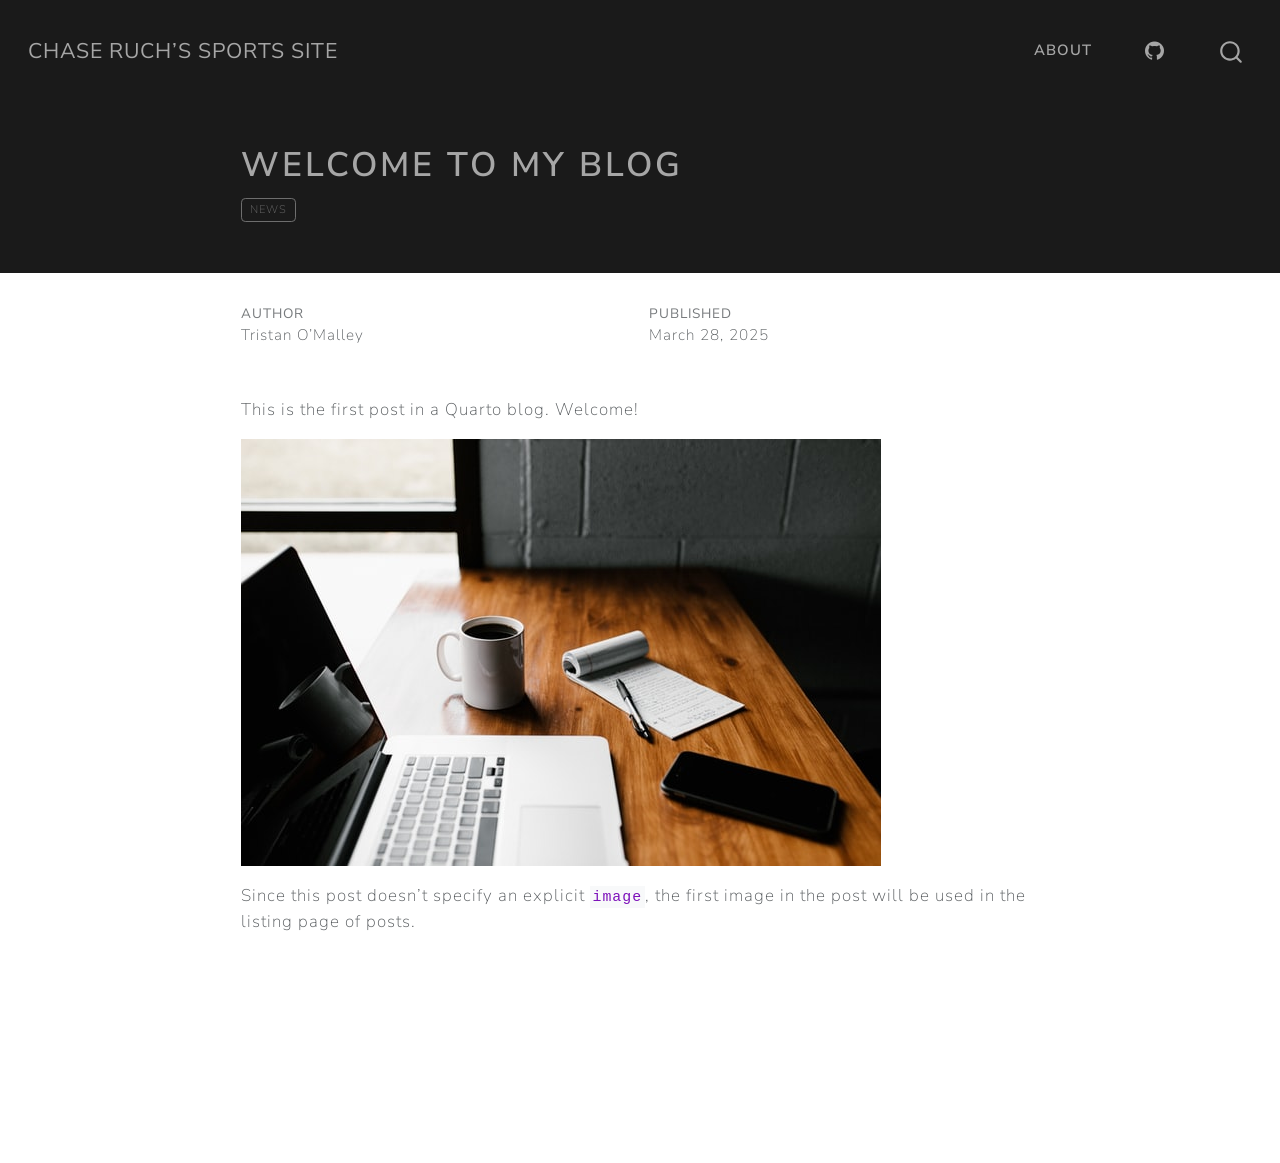
<file: posts/welcome/index.html>
<!DOCTYPE html>
<html xmlns="http://www.w3.org/1999/xhtml" lang="en" xml:lang="en"><head>

<meta charset="utf-8">
<meta name="generator" content="quarto-1.6.42">

<meta name="viewport" content="width=device-width, initial-scale=1.0, user-scalable=yes">

<meta name="author" content="Tristan O’Malley">
<meta name="dcterms.date" content="2025-03-28">

<title>Welcome To My Blog – Chase Ruch’s Sports Site</title>
<style>
code{white-space: pre-wrap;}
span.smallcaps{font-variant: small-caps;}
div.columns{display: flex; gap: min(4vw, 1.5em);}
div.column{flex: auto; overflow-x: auto;}
div.hanging-indent{margin-left: 1.5em; text-indent: -1.5em;}
ul.task-list{list-style: none;}
ul.task-list li input[type="checkbox"] {
  width: 0.8em;
  margin: 0 0.8em 0.2em -1em; /* quarto-specific, see https://github.com/quarto-dev/quarto-cli/issues/4556 */ 
  vertical-align: middle;
}
</style>


<script src="../../site_libs/quarto-nav/quarto-nav.js"></script>
<script src="../../site_libs/quarto-nav/headroom.min.js"></script>
<script src="../../site_libs/clipboard/clipboard.min.js"></script>
<script src="../../site_libs/quarto-search/autocomplete.umd.js"></script>
<script src="../../site_libs/quarto-search/fuse.min.js"></script>
<script src="../../site_libs/quarto-search/quarto-search.js"></script>
<meta name="quarto:offset" content="../../">
<script src="../../site_libs/quarto-html/quarto.js"></script>
<script src="../../site_libs/quarto-html/popper.min.js"></script>
<script src="../../site_libs/quarto-html/tippy.umd.min.js"></script>
<script src="../../site_libs/quarto-html/anchor.min.js"></script>
<link href="../../site_libs/quarto-html/tippy.css" rel="stylesheet">
<link href="../../site_libs/quarto-html/quarto-syntax-highlighting-2f5df379a58b258e96c21c0638c20c03.css" rel="stylesheet" id="quarto-text-highlighting-styles">
<script src="../../site_libs/bootstrap/bootstrap.min.js"></script>
<link href="../../site_libs/bootstrap/bootstrap-icons.css" rel="stylesheet">
<link href="../../site_libs/bootstrap/bootstrap-4968d28af72d4e5a34172c9bc5ef961b.min.css" rel="stylesheet" append-hash="true" id="quarto-bootstrap" data-mode="light">
<script id="quarto-search-options" type="application/json">{
  "location": "navbar",
  "copy-button": false,
  "collapse-after": 3,
  "panel-placement": "end",
  "type": "overlay",
  "limit": 50,
  "keyboard-shortcut": [
    "f",
    "/",
    "s"
  ],
  "show-item-context": false,
  "language": {
    "search-no-results-text": "No results",
    "search-matching-documents-text": "matching documents",
    "search-copy-link-title": "Copy link to search",
    "search-hide-matches-text": "Hide additional matches",
    "search-more-match-text": "more match in this document",
    "search-more-matches-text": "more matches in this document",
    "search-clear-button-title": "Clear",
    "search-text-placeholder": "",
    "search-detached-cancel-button-title": "Cancel",
    "search-submit-button-title": "Submit",
    "search-label": "Search"
  }
}</script>


<link rel="stylesheet" href="../../styles.css">
</head>

<body class="nav-fixed fullcontent">

<div id="quarto-search-results"></div>
  <header id="quarto-header" class="headroom fixed-top quarto-banner">
    <nav class="navbar navbar-expand-lg " data-bs-theme="dark">
      <div class="navbar-container container-fluid">
      <div class="navbar-brand-container mx-auto">
    <a class="navbar-brand" href="../../index.html">
    <span class="navbar-title">Chase Ruch’s Sports Site</span>
    </a>
  </div>
            <div id="quarto-search" class="" title="Search"></div>
          <button class="navbar-toggler" type="button" data-bs-toggle="collapse" data-bs-target="#navbarCollapse" aria-controls="navbarCollapse" role="menu" aria-expanded="false" aria-label="Toggle navigation" onclick="if (window.quartoToggleHeadroom) { window.quartoToggleHeadroom(); }">
  <span class="navbar-toggler-icon"></span>
</button>
          <div class="collapse navbar-collapse" id="navbarCollapse">
            <ul class="navbar-nav navbar-nav-scroll ms-auto">
  <li class="nav-item">
    <a class="nav-link" href="../../about.html"> 
<span class="menu-text">About</span></a>
  </li>  
  <li class="nav-item compact">
    <a class="nav-link" href="https://github.com/"> <i class="bi bi-github" role="img">
</i> 
<span class="menu-text"></span></a>
  </li>  
</ul>
          </div> <!-- /navcollapse -->
            <div class="quarto-navbar-tools">
</div>
      </div> <!-- /container-fluid -->
    </nav>
</header>
<!-- content -->
<header id="title-block-header" class="quarto-title-block default page-columns page-full">
  <div class="quarto-title-banner page-columns page-full">
    <div class="quarto-title column-body">
      <h1 class="title">Welcome To My Blog</h1>
                                <div class="quarto-categories">
                <div class="quarto-category">news</div>
              </div>
                  </div>
  </div>
    
  
  <div class="quarto-title-meta">

      <div>
      <div class="quarto-title-meta-heading">Author</div>
      <div class="quarto-title-meta-contents">
               <p>Tristan O’Malley </p>
            </div>
    </div>
      
      <div>
      <div class="quarto-title-meta-heading">Published</div>
      <div class="quarto-title-meta-contents">
        <p class="date">March 28, 2025</p>
      </div>
    </div>
    
      
    </div>
    
  
  </header><div id="quarto-content" class="quarto-container page-columns page-rows-contents page-layout-article page-navbar">
<!-- sidebar -->
<!-- margin-sidebar -->
    
<!-- main -->
<main class="content quarto-banner-title-block" id="quarto-document-content">





<p>This is the first post in a Quarto blog. Welcome!</p>
<p><img src="thumbnail.jpg" class="img-fluid"></p>
<p>Since this post doesn’t specify an explicit <code>image</code>, the first image in the post will be used in the listing page of posts.</p>



</main> <!-- /main -->
<script id="quarto-html-after-body" type="application/javascript">
window.document.addEventListener("DOMContentLoaded", function (event) {
  const toggleBodyColorMode = (bsSheetEl) => {
    const mode = bsSheetEl.getAttribute("data-mode");
    const bodyEl = window.document.querySelector("body");
    if (mode === "dark") {
      bodyEl.classList.add("quarto-dark");
      bodyEl.classList.remove("quarto-light");
    } else {
      bodyEl.classList.add("quarto-light");
      bodyEl.classList.remove("quarto-dark");
    }
  }
  const toggleBodyColorPrimary = () => {
    const bsSheetEl = window.document.querySelector("link#quarto-bootstrap");
    if (bsSheetEl) {
      toggleBodyColorMode(bsSheetEl);
    }
  }
  toggleBodyColorPrimary();  
  const icon = "";
  const anchorJS = new window.AnchorJS();
  anchorJS.options = {
    placement: 'right',
    icon: icon
  };
  anchorJS.add('.anchored');
  const isCodeAnnotation = (el) => {
    for (const clz of el.classList) {
      if (clz.startsWith('code-annotation-')) {                     
        return true;
      }
    }
    return false;
  }
  const onCopySuccess = function(e) {
    // button target
    const button = e.trigger;
    // don't keep focus
    button.blur();
    // flash "checked"
    button.classList.add('code-copy-button-checked');
    var currentTitle = button.getAttribute("title");
    button.setAttribute("title", "Copied!");
    let tooltip;
    if (window.bootstrap) {
      button.setAttribute("data-bs-toggle", "tooltip");
      button.setAttribute("data-bs-placement", "left");
      button.setAttribute("data-bs-title", "Copied!");
      tooltip = new bootstrap.Tooltip(button, 
        { trigger: "manual", 
          customClass: "code-copy-button-tooltip",
          offset: [0, -8]});
      tooltip.show();    
    }
    setTimeout(function() {
      if (tooltip) {
        tooltip.hide();
        button.removeAttribute("data-bs-title");
        button.removeAttribute("data-bs-toggle");
        button.removeAttribute("data-bs-placement");
      }
      button.setAttribute("title", currentTitle);
      button.classList.remove('code-copy-button-checked');
    }, 1000);
    // clear code selection
    e.clearSelection();
  }
  const getTextToCopy = function(trigger) {
      const codeEl = trigger.previousElementSibling.cloneNode(true);
      for (const childEl of codeEl.children) {
        if (isCodeAnnotation(childEl)) {
          childEl.remove();
        }
      }
      return codeEl.innerText;
  }
  const clipboard = new window.ClipboardJS('.code-copy-button:not([data-in-quarto-modal])', {
    text: getTextToCopy
  });
  clipboard.on('success', onCopySuccess);
  if (window.document.getElementById('quarto-embedded-source-code-modal')) {
    const clipboardModal = new window.ClipboardJS('.code-copy-button[data-in-quarto-modal]', {
      text: getTextToCopy,
      container: window.document.getElementById('quarto-embedded-source-code-modal')
    });
    clipboardModal.on('success', onCopySuccess);
  }
    var localhostRegex = new RegExp(/^(?:http|https):\/\/localhost\:?[0-9]*\//);
    var mailtoRegex = new RegExp(/^mailto:/);
      var filterRegex = new RegExp('/' + window.location.host + '/');
    var isInternal = (href) => {
        return filterRegex.test(href) || localhostRegex.test(href) || mailtoRegex.test(href);
    }
    // Inspect non-navigation links and adorn them if external
 	var links = window.document.querySelectorAll('a[href]:not(.nav-link):not(.navbar-brand):not(.toc-action):not(.sidebar-link):not(.sidebar-item-toggle):not(.pagination-link):not(.no-external):not([aria-hidden]):not(.dropdown-item):not(.quarto-navigation-tool):not(.about-link)');
    for (var i=0; i<links.length; i++) {
      const link = links[i];
      if (!isInternal(link.href)) {
        // undo the damage that might have been done by quarto-nav.js in the case of
        // links that we want to consider external
        if (link.dataset.originalHref !== undefined) {
          link.href = link.dataset.originalHref;
        }
      }
    }
  function tippyHover(el, contentFn, onTriggerFn, onUntriggerFn) {
    const config = {
      allowHTML: true,
      maxWidth: 500,
      delay: 100,
      arrow: false,
      appendTo: function(el) {
          return el.parentElement;
      },
      interactive: true,
      interactiveBorder: 10,
      theme: 'quarto',
      placement: 'bottom-start',
    };
    if (contentFn) {
      config.content = contentFn;
    }
    if (onTriggerFn) {
      config.onTrigger = onTriggerFn;
    }
    if (onUntriggerFn) {
      config.onUntrigger = onUntriggerFn;
    }
    window.tippy(el, config); 
  }
  const noterefs = window.document.querySelectorAll('a[role="doc-noteref"]');
  for (var i=0; i<noterefs.length; i++) {
    const ref = noterefs[i];
    tippyHover(ref, function() {
      // use id or data attribute instead here
      let href = ref.getAttribute('data-footnote-href') || ref.getAttribute('href');
      try { href = new URL(href).hash; } catch {}
      const id = href.replace(/^#\/?/, "");
      const note = window.document.getElementById(id);
      if (note) {
        return note.innerHTML;
      } else {
        return "";
      }
    });
  }
  const xrefs = window.document.querySelectorAll('a.quarto-xref');
  const processXRef = (id, note) => {
    // Strip column container classes
    const stripColumnClz = (el) => {
      el.classList.remove("page-full", "page-columns");
      if (el.children) {
        for (const child of el.children) {
          stripColumnClz(child);
        }
      }
    }
    stripColumnClz(note)
    if (id === null || id.startsWith('sec-')) {
      // Special case sections, only their first couple elements
      const container = document.createElement("div");
      if (note.children && note.children.length > 2) {
        container.appendChild(note.children[0].cloneNode(true));
        for (let i = 1; i < note.children.length; i++) {
          const child = note.children[i];
          if (child.tagName === "P" && child.innerText === "") {
            continue;
          } else {
            container.appendChild(child.cloneNode(true));
            break;
          }
        }
        if (window.Quarto?.typesetMath) {
          window.Quarto.typesetMath(container);
        }
        return container.innerHTML
      } else {
        if (window.Quarto?.typesetMath) {
          window.Quarto.typesetMath(note);
        }
        return note.innerHTML;
      }
    } else {
      // Remove any anchor links if they are present
      const anchorLink = note.querySelector('a.anchorjs-link');
      if (anchorLink) {
        anchorLink.remove();
      }
      if (window.Quarto?.typesetMath) {
        window.Quarto.typesetMath(note);
      }
      if (note.classList.contains("callout")) {
        return note.outerHTML;
      } else {
        return note.innerHTML;
      }
    }
  }
  for (var i=0; i<xrefs.length; i++) {
    const xref = xrefs[i];
    tippyHover(xref, undefined, function(instance) {
      instance.disable();
      let url = xref.getAttribute('href');
      let hash = undefined; 
      if (url.startsWith('#')) {
        hash = url;
      } else {
        try { hash = new URL(url).hash; } catch {}
      }
      if (hash) {
        const id = hash.replace(/^#\/?/, "");
        const note = window.document.getElementById(id);
        if (note !== null) {
          try {
            const html = processXRef(id, note.cloneNode(true));
            instance.setContent(html);
          } finally {
            instance.enable();
            instance.show();
          }
        } else {
          // See if we can fetch this
          fetch(url.split('#')[0])
          .then(res => res.text())
          .then(html => {
            const parser = new DOMParser();
            const htmlDoc = parser.parseFromString(html, "text/html");
            const note = htmlDoc.getElementById(id);
            if (note !== null) {
              const html = processXRef(id, note);
              instance.setContent(html);
            } 
          }).finally(() => {
            instance.enable();
            instance.show();
          });
        }
      } else {
        // See if we can fetch a full url (with no hash to target)
        // This is a special case and we should probably do some content thinning / targeting
        fetch(url)
        .then(res => res.text())
        .then(html => {
          const parser = new DOMParser();
          const htmlDoc = parser.parseFromString(html, "text/html");
          const note = htmlDoc.querySelector('main.content');
          if (note !== null) {
            // This should only happen for chapter cross references
            // (since there is no id in the URL)
            // remove the first header
            if (note.children.length > 0 && note.children[0].tagName === "HEADER") {
              note.children[0].remove();
            }
            const html = processXRef(null, note);
            instance.setContent(html);
          } 
        }).finally(() => {
          instance.enable();
          instance.show();
        });
      }
    }, function(instance) {
    });
  }
      let selectedAnnoteEl;
      const selectorForAnnotation = ( cell, annotation) => {
        let cellAttr = 'data-code-cell="' + cell + '"';
        let lineAttr = 'data-code-annotation="' +  annotation + '"';
        const selector = 'span[' + cellAttr + '][' + lineAttr + ']';
        return selector;
      }
      const selectCodeLines = (annoteEl) => {
        const doc = window.document;
        const targetCell = annoteEl.getAttribute("data-target-cell");
        const targetAnnotation = annoteEl.getAttribute("data-target-annotation");
        const annoteSpan = window.document.querySelector(selectorForAnnotation(targetCell, targetAnnotation));
        const lines = annoteSpan.getAttribute("data-code-lines").split(",");
        const lineIds = lines.map((line) => {
          return targetCell + "-" + line;
        })
        let top = null;
        let height = null;
        let parent = null;
        if (lineIds.length > 0) {
            //compute the position of the single el (top and bottom and make a div)
            const el = window.document.getElementById(lineIds[0]);
            top = el.offsetTop;
            height = el.offsetHeight;
            parent = el.parentElement.parentElement;
          if (lineIds.length > 1) {
            const lastEl = window.document.getElementById(lineIds[lineIds.length - 1]);
            const bottom = lastEl.offsetTop + lastEl.offsetHeight;
            height = bottom - top;
          }
          if (top !== null && height !== null && parent !== null) {
            // cook up a div (if necessary) and position it 
            let div = window.document.getElementById("code-annotation-line-highlight");
            if (div === null) {
              div = window.document.createElement("div");
              div.setAttribute("id", "code-annotation-line-highlight");
              div.style.position = 'absolute';
              parent.appendChild(div);
            }
            div.style.top = top - 2 + "px";
            div.style.height = height + 4 + "px";
            div.style.left = 0;
            let gutterDiv = window.document.getElementById("code-annotation-line-highlight-gutter");
            if (gutterDiv === null) {
              gutterDiv = window.document.createElement("div");
              gutterDiv.setAttribute("id", "code-annotation-line-highlight-gutter");
              gutterDiv.style.position = 'absolute';
              const codeCell = window.document.getElementById(targetCell);
              const gutter = codeCell.querySelector('.code-annotation-gutter');
              gutter.appendChild(gutterDiv);
            }
            gutterDiv.style.top = top - 2 + "px";
            gutterDiv.style.height = height + 4 + "px";
          }
          selectedAnnoteEl = annoteEl;
        }
      };
      const unselectCodeLines = () => {
        const elementsIds = ["code-annotation-line-highlight", "code-annotation-line-highlight-gutter"];
        elementsIds.forEach((elId) => {
          const div = window.document.getElementById(elId);
          if (div) {
            div.remove();
          }
        });
        selectedAnnoteEl = undefined;
      };
        // Handle positioning of the toggle
    window.addEventListener(
      "resize",
      throttle(() => {
        elRect = undefined;
        if (selectedAnnoteEl) {
          selectCodeLines(selectedAnnoteEl);
        }
      }, 10)
    );
    function throttle(fn, ms) {
    let throttle = false;
    let timer;
      return (...args) => {
        if(!throttle) { // first call gets through
            fn.apply(this, args);
            throttle = true;
        } else { // all the others get throttled
            if(timer) clearTimeout(timer); // cancel #2
            timer = setTimeout(() => {
              fn.apply(this, args);
              timer = throttle = false;
            }, ms);
        }
      };
    }
      // Attach click handler to the DT
      const annoteDls = window.document.querySelectorAll('dt[data-target-cell]');
      for (const annoteDlNode of annoteDls) {
        annoteDlNode.addEventListener('click', (event) => {
          const clickedEl = event.target;
          if (clickedEl !== selectedAnnoteEl) {
            unselectCodeLines();
            const activeEl = window.document.querySelector('dt[data-target-cell].code-annotation-active');
            if (activeEl) {
              activeEl.classList.remove('code-annotation-active');
            }
            selectCodeLines(clickedEl);
            clickedEl.classList.add('code-annotation-active');
          } else {
            // Unselect the line
            unselectCodeLines();
            clickedEl.classList.remove('code-annotation-active');
          }
        });
      }
  const findCites = (el) => {
    const parentEl = el.parentElement;
    if (parentEl) {
      const cites = parentEl.dataset.cites;
      if (cites) {
        return {
          el,
          cites: cites.split(' ')
        };
      } else {
        return findCites(el.parentElement)
      }
    } else {
      return undefined;
    }
  };
  var bibliorefs = window.document.querySelectorAll('a[role="doc-biblioref"]');
  for (var i=0; i<bibliorefs.length; i++) {
    const ref = bibliorefs[i];
    const citeInfo = findCites(ref);
    if (citeInfo) {
      tippyHover(citeInfo.el, function() {
        var popup = window.document.createElement('div');
        citeInfo.cites.forEach(function(cite) {
          var citeDiv = window.document.createElement('div');
          citeDiv.classList.add('hanging-indent');
          citeDiv.classList.add('csl-entry');
          var biblioDiv = window.document.getElementById('ref-' + cite);
          if (biblioDiv) {
            citeDiv.innerHTML = biblioDiv.innerHTML;
          }
          popup.appendChild(citeDiv);
        });
        return popup.innerHTML;
      });
    }
  }
});
</script>
</div> <!-- /content -->




</body></html>
</file>
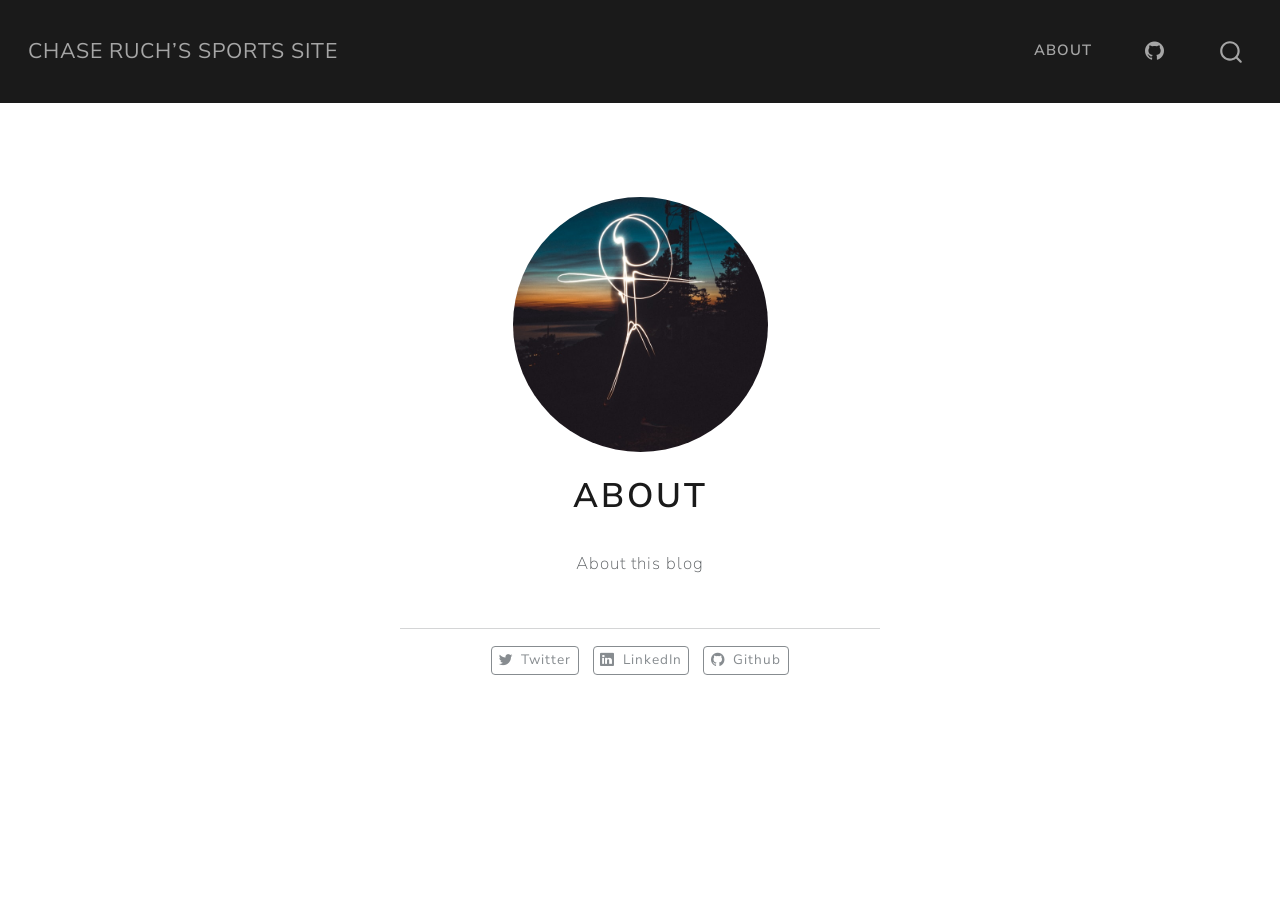
<file: about.html>
<!DOCTYPE html>
<html xmlns="http://www.w3.org/1999/xhtml" lang="en" xml:lang="en"><head>

<meta charset="utf-8">
<meta name="generator" content="quarto-1.6.42">

<meta name="viewport" content="width=device-width, initial-scale=1.0, user-scalable=yes">


<title>About – Chase Ruch’s Sports Site</title>
<style>
code{white-space: pre-wrap;}
span.smallcaps{font-variant: small-caps;}
div.columns{display: flex; gap: min(4vw, 1.5em);}
div.column{flex: auto; overflow-x: auto;}
div.hanging-indent{margin-left: 1.5em; text-indent: -1.5em;}
ul.task-list{list-style: none;}
ul.task-list li input[type="checkbox"] {
  width: 0.8em;
  margin: 0 0.8em 0.2em -1em; /* quarto-specific, see https://github.com/quarto-dev/quarto-cli/issues/4556 */ 
  vertical-align: middle;
}
</style>


<script src="site_libs/quarto-nav/quarto-nav.js"></script>
<script src="site_libs/quarto-nav/headroom.min.js"></script>
<script src="site_libs/clipboard/clipboard.min.js"></script>
<script src="site_libs/quarto-search/autocomplete.umd.js"></script>
<script src="site_libs/quarto-search/fuse.min.js"></script>
<script src="site_libs/quarto-search/quarto-search.js"></script>
<meta name="quarto:offset" content="./">
<script src="site_libs/quarto-html/quarto.js"></script>
<script src="site_libs/quarto-html/popper.min.js"></script>
<script src="site_libs/quarto-html/tippy.umd.min.js"></script>
<link href="site_libs/quarto-html/tippy.css" rel="stylesheet">
<link href="site_libs/quarto-html/quarto-syntax-highlighting-2f5df379a58b258e96c21c0638c20c03.css" rel="stylesheet" id="quarto-text-highlighting-styles">
<script src="site_libs/bootstrap/bootstrap.min.js"></script>
<link href="site_libs/bootstrap/bootstrap-icons.css" rel="stylesheet">
<link href="site_libs/bootstrap/bootstrap-4968d28af72d4e5a34172c9bc5ef961b.min.css" rel="stylesheet" append-hash="true" id="quarto-bootstrap" data-mode="light">
<script id="quarto-search-options" type="application/json">{
  "location": "navbar",
  "copy-button": false,
  "collapse-after": 3,
  "panel-placement": "end",
  "type": "overlay",
  "limit": 50,
  "keyboard-shortcut": [
    "f",
    "/",
    "s"
  ],
  "show-item-context": false,
  "language": {
    "search-no-results-text": "No results",
    "search-matching-documents-text": "matching documents",
    "search-copy-link-title": "Copy link to search",
    "search-hide-matches-text": "Hide additional matches",
    "search-more-match-text": "more match in this document",
    "search-more-matches-text": "more matches in this document",
    "search-clear-button-title": "Clear",
    "search-text-placeholder": "",
    "search-detached-cancel-button-title": "Cancel",
    "search-submit-button-title": "Submit",
    "search-label": "Search"
  }
}</script>


<link rel="stylesheet" href="styles.css">
</head>

<body class="nav-fixed fullcontent">

<div id="quarto-search-results"></div>
  <header id="quarto-header" class="headroom fixed-top">
    <nav class="navbar navbar-expand-lg " data-bs-theme="dark">
      <div class="navbar-container container-fluid">
      <div class="navbar-brand-container mx-auto">
    <a class="navbar-brand" href="./index.html">
    <span class="navbar-title">Chase Ruch’s Sports Site</span>
    </a>
  </div>
            <div id="quarto-search" class="" title="Search"></div>
          <button class="navbar-toggler" type="button" data-bs-toggle="collapse" data-bs-target="#navbarCollapse" aria-controls="navbarCollapse" role="menu" aria-expanded="false" aria-label="Toggle navigation" onclick="if (window.quartoToggleHeadroom) { window.quartoToggleHeadroom(); }">
  <span class="navbar-toggler-icon"></span>
</button>
          <div class="collapse navbar-collapse" id="navbarCollapse">
            <ul class="navbar-nav navbar-nav-scroll ms-auto">
  <li class="nav-item">
    <a class="nav-link active" href="./about.html" aria-current="page"> 
<span class="menu-text">About</span></a>
  </li>  
  <li class="nav-item compact">
    <a class="nav-link" href="https://github.com/"> <i class="bi bi-github" role="img">
</i> 
<span class="menu-text"></span></a>
  </li>  
</ul>
          </div> <!-- /navcollapse -->
            <div class="quarto-navbar-tools">
</div>
      </div> <!-- /container-fluid -->
    </nav>
</header>
<!-- content -->
<div id="quarto-content" class="quarto-container page-columns page-rows-contents page-layout-article page-navbar">
<!-- sidebar -->
<!-- margin-sidebar -->
    
<!-- main -->
<div class="quarto-about-jolla">
  <img src="profile.jpg" class="about-image
  round " style="height: 15em; width: 15em;">
 <header id="title-block-header" class="quarto-title-block default">
<div class="quarto-title">
<h1 class="title">About</h1>
</div>
<div class="quarto-title-meta">
  </div>
</header><main class="content" id="quarto-document-content">
<p>About this blog</p>


</main> 
  <hr class="about-sep">
   <div class="about-links">
  <a href="https://twitter.com" class="about-link" rel="" target="">
    <i class="bi bi-twitter"></i>
     <span class="about-link-text">Twitter</span>
  </a>
  <a href="https://linkedin.com" class="about-link" rel="" target="">
    <i class="bi bi-linkedin"></i>
     <span class="about-link-text">LinkedIn</span>
  </a>
  <a href="https://github.com" class="about-link" rel="" target="">
    <i class="bi bi-github"></i>
     <span class="about-link-text">Github</span>
  </a>
</div>
</div>
 <!-- /main -->
<script id="quarto-html-after-body" type="application/javascript">
window.document.addEventListener("DOMContentLoaded", function (event) {
  const toggleBodyColorMode = (bsSheetEl) => {
    const mode = bsSheetEl.getAttribute("data-mode");
    const bodyEl = window.document.querySelector("body");
    if (mode === "dark") {
      bodyEl.classList.add("quarto-dark");
      bodyEl.classList.remove("quarto-light");
    } else {
      bodyEl.classList.add("quarto-light");
      bodyEl.classList.remove("quarto-dark");
    }
  }
  const toggleBodyColorPrimary = () => {
    const bsSheetEl = window.document.querySelector("link#quarto-bootstrap");
    if (bsSheetEl) {
      toggleBodyColorMode(bsSheetEl);
    }
  }
  toggleBodyColorPrimary();  
  const isCodeAnnotation = (el) => {
    for (const clz of el.classList) {
      if (clz.startsWith('code-annotation-')) {                     
        return true;
      }
    }
    return false;
  }
  const onCopySuccess = function(e) {
    // button target
    const button = e.trigger;
    // don't keep focus
    button.blur();
    // flash "checked"
    button.classList.add('code-copy-button-checked');
    var currentTitle = button.getAttribute("title");
    button.setAttribute("title", "Copied!");
    let tooltip;
    if (window.bootstrap) {
      button.setAttribute("data-bs-toggle", "tooltip");
      button.setAttribute("data-bs-placement", "left");
      button.setAttribute("data-bs-title", "Copied!");
      tooltip = new bootstrap.Tooltip(button, 
        { trigger: "manual", 
          customClass: "code-copy-button-tooltip",
          offset: [0, -8]});
      tooltip.show();    
    }
    setTimeout(function() {
      if (tooltip) {
        tooltip.hide();
        button.removeAttribute("data-bs-title");
        button.removeAttribute("data-bs-toggle");
        button.removeAttribute("data-bs-placement");
      }
      button.setAttribute("title", currentTitle);
      button.classList.remove('code-copy-button-checked');
    }, 1000);
    // clear code selection
    e.clearSelection();
  }
  const getTextToCopy = function(trigger) {
      const codeEl = trigger.previousElementSibling.cloneNode(true);
      for (const childEl of codeEl.children) {
        if (isCodeAnnotation(childEl)) {
          childEl.remove();
        }
      }
      return codeEl.innerText;
  }
  const clipboard = new window.ClipboardJS('.code-copy-button:not([data-in-quarto-modal])', {
    text: getTextToCopy
  });
  clipboard.on('success', onCopySuccess);
  if (window.document.getElementById('quarto-embedded-source-code-modal')) {
    const clipboardModal = new window.ClipboardJS('.code-copy-button[data-in-quarto-modal]', {
      text: getTextToCopy,
      container: window.document.getElementById('quarto-embedded-source-code-modal')
    });
    clipboardModal.on('success', onCopySuccess);
  }
    var localhostRegex = new RegExp(/^(?:http|https):\/\/localhost\:?[0-9]*\//);
    var mailtoRegex = new RegExp(/^mailto:/);
      var filterRegex = new RegExp('/' + window.location.host + '/');
    var isInternal = (href) => {
        return filterRegex.test(href) || localhostRegex.test(href) || mailtoRegex.test(href);
    }
    // Inspect non-navigation links and adorn them if external
 	var links = window.document.querySelectorAll('a[href]:not(.nav-link):not(.navbar-brand):not(.toc-action):not(.sidebar-link):not(.sidebar-item-toggle):not(.pagination-link):not(.no-external):not([aria-hidden]):not(.dropdown-item):not(.quarto-navigation-tool):not(.about-link)');
    for (var i=0; i<links.length; i++) {
      const link = links[i];
      if (!isInternal(link.href)) {
        // undo the damage that might have been done by quarto-nav.js in the case of
        // links that we want to consider external
        if (link.dataset.originalHref !== undefined) {
          link.href = link.dataset.originalHref;
        }
      }
    }
  function tippyHover(el, contentFn, onTriggerFn, onUntriggerFn) {
    const config = {
      allowHTML: true,
      maxWidth: 500,
      delay: 100,
      arrow: false,
      appendTo: function(el) {
          return el.parentElement;
      },
      interactive: true,
      interactiveBorder: 10,
      theme: 'quarto',
      placement: 'bottom-start',
    };
    if (contentFn) {
      config.content = contentFn;
    }
    if (onTriggerFn) {
      config.onTrigger = onTriggerFn;
    }
    if (onUntriggerFn) {
      config.onUntrigger = onUntriggerFn;
    }
    window.tippy(el, config); 
  }
  const noterefs = window.document.querySelectorAll('a[role="doc-noteref"]');
  for (var i=0; i<noterefs.length; i++) {
    const ref = noterefs[i];
    tippyHover(ref, function() {
      // use id or data attribute instead here
      let href = ref.getAttribute('data-footnote-href') || ref.getAttribute('href');
      try { href = new URL(href).hash; } catch {}
      const id = href.replace(/^#\/?/, "");
      const note = window.document.getElementById(id);
      if (note) {
        return note.innerHTML;
      } else {
        return "";
      }
    });
  }
  const xrefs = window.document.querySelectorAll('a.quarto-xref');
  const processXRef = (id, note) => {
    // Strip column container classes
    const stripColumnClz = (el) => {
      el.classList.remove("page-full", "page-columns");
      if (el.children) {
        for (const child of el.children) {
          stripColumnClz(child);
        }
      }
    }
    stripColumnClz(note)
    if (id === null || id.startsWith('sec-')) {
      // Special case sections, only their first couple elements
      const container = document.createElement("div");
      if (note.children && note.children.length > 2) {
        container.appendChild(note.children[0].cloneNode(true));
        for (let i = 1; i < note.children.length; i++) {
          const child = note.children[i];
          if (child.tagName === "P" && child.innerText === "") {
            continue;
          } else {
            container.appendChild(child.cloneNode(true));
            break;
          }
        }
        if (window.Quarto?.typesetMath) {
          window.Quarto.typesetMath(container);
        }
        return container.innerHTML
      } else {
        if (window.Quarto?.typesetMath) {
          window.Quarto.typesetMath(note);
        }
        return note.innerHTML;
      }
    } else {
      // Remove any anchor links if they are present
      const anchorLink = note.querySelector('a.anchorjs-link');
      if (anchorLink) {
        anchorLink.remove();
      }
      if (window.Quarto?.typesetMath) {
        window.Quarto.typesetMath(note);
      }
      if (note.classList.contains("callout")) {
        return note.outerHTML;
      } else {
        return note.innerHTML;
      }
    }
  }
  for (var i=0; i<xrefs.length; i++) {
    const xref = xrefs[i];
    tippyHover(xref, undefined, function(instance) {
      instance.disable();
      let url = xref.getAttribute('href');
      let hash = undefined; 
      if (url.startsWith('#')) {
        hash = url;
      } else {
        try { hash = new URL(url).hash; } catch {}
      }
      if (hash) {
        const id = hash.replace(/^#\/?/, "");
        const note = window.document.getElementById(id);
        if (note !== null) {
          try {
            const html = processXRef(id, note.cloneNode(true));
            instance.setContent(html);
          } finally {
            instance.enable();
            instance.show();
          }
        } else {
          // See if we can fetch this
          fetch(url.split('#')[0])
          .then(res => res.text())
          .then(html => {
            const parser = new DOMParser();
            const htmlDoc = parser.parseFromString(html, "text/html");
            const note = htmlDoc.getElementById(id);
            if (note !== null) {
              const html = processXRef(id, note);
              instance.setContent(html);
            } 
          }).finally(() => {
            instance.enable();
            instance.show();
          });
        }
      } else {
        // See if we can fetch a full url (with no hash to target)
        // This is a special case and we should probably do some content thinning / targeting
        fetch(url)
        .then(res => res.text())
        .then(html => {
          const parser = new DOMParser();
          const htmlDoc = parser.parseFromString(html, "text/html");
          const note = htmlDoc.querySelector('main.content');
          if (note !== null) {
            // This should only happen for chapter cross references
            // (since there is no id in the URL)
            // remove the first header
            if (note.children.length > 0 && note.children[0].tagName === "HEADER") {
              note.children[0].remove();
            }
            const html = processXRef(null, note);
            instance.setContent(html);
          } 
        }).finally(() => {
          instance.enable();
          instance.show();
        });
      }
    }, function(instance) {
    });
  }
      let selectedAnnoteEl;
      const selectorForAnnotation = ( cell, annotation) => {
        let cellAttr = 'data-code-cell="' + cell + '"';
        let lineAttr = 'data-code-annotation="' +  annotation + '"';
        const selector = 'span[' + cellAttr + '][' + lineAttr + ']';
        return selector;
      }
      const selectCodeLines = (annoteEl) => {
        const doc = window.document;
        const targetCell = annoteEl.getAttribute("data-target-cell");
        const targetAnnotation = annoteEl.getAttribute("data-target-annotation");
        const annoteSpan = window.document.querySelector(selectorForAnnotation(targetCell, targetAnnotation));
        const lines = annoteSpan.getAttribute("data-code-lines").split(",");
        const lineIds = lines.map((line) => {
          return targetCell + "-" + line;
        })
        let top = null;
        let height = null;
        let parent = null;
        if (lineIds.length > 0) {
            //compute the position of the single el (top and bottom and make a div)
            const el = window.document.getElementById(lineIds[0]);
            top = el.offsetTop;
            height = el.offsetHeight;
            parent = el.parentElement.parentElement;
          if (lineIds.length > 1) {
            const lastEl = window.document.getElementById(lineIds[lineIds.length - 1]);
            const bottom = lastEl.offsetTop + lastEl.offsetHeight;
            height = bottom - top;
          }
          if (top !== null && height !== null && parent !== null) {
            // cook up a div (if necessary) and position it 
            let div = window.document.getElementById("code-annotation-line-highlight");
            if (div === null) {
              div = window.document.createElement("div");
              div.setAttribute("id", "code-annotation-line-highlight");
              div.style.position = 'absolute';
              parent.appendChild(div);
            }
            div.style.top = top - 2 + "px";
            div.style.height = height + 4 + "px";
            div.style.left = 0;
            let gutterDiv = window.document.getElementById("code-annotation-line-highlight-gutter");
            if (gutterDiv === null) {
              gutterDiv = window.document.createElement("div");
              gutterDiv.setAttribute("id", "code-annotation-line-highlight-gutter");
              gutterDiv.style.position = 'absolute';
              const codeCell = window.document.getElementById(targetCell);
              const gutter = codeCell.querySelector('.code-annotation-gutter');
              gutter.appendChild(gutterDiv);
            }
            gutterDiv.style.top = top - 2 + "px";
            gutterDiv.style.height = height + 4 + "px";
          }
          selectedAnnoteEl = annoteEl;
        }
      };
      const unselectCodeLines = () => {
        const elementsIds = ["code-annotation-line-highlight", "code-annotation-line-highlight-gutter"];
        elementsIds.forEach((elId) => {
          const div = window.document.getElementById(elId);
          if (div) {
            div.remove();
          }
        });
        selectedAnnoteEl = undefined;
      };
        // Handle positioning of the toggle
    window.addEventListener(
      "resize",
      throttle(() => {
        elRect = undefined;
        if (selectedAnnoteEl) {
          selectCodeLines(selectedAnnoteEl);
        }
      }, 10)
    );
    function throttle(fn, ms) {
    let throttle = false;
    let timer;
      return (...args) => {
        if(!throttle) { // first call gets through
            fn.apply(this, args);
            throttle = true;
        } else { // all the others get throttled
            if(timer) clearTimeout(timer); // cancel #2
            timer = setTimeout(() => {
              fn.apply(this, args);
              timer = throttle = false;
            }, ms);
        }
      };
    }
      // Attach click handler to the DT
      const annoteDls = window.document.querySelectorAll('dt[data-target-cell]');
      for (const annoteDlNode of annoteDls) {
        annoteDlNode.addEventListener('click', (event) => {
          const clickedEl = event.target;
          if (clickedEl !== selectedAnnoteEl) {
            unselectCodeLines();
            const activeEl = window.document.querySelector('dt[data-target-cell].code-annotation-active');
            if (activeEl) {
              activeEl.classList.remove('code-annotation-active');
            }
            selectCodeLines(clickedEl);
            clickedEl.classList.add('code-annotation-active');
          } else {
            // Unselect the line
            unselectCodeLines();
            clickedEl.classList.remove('code-annotation-active');
          }
        });
      }
  const findCites = (el) => {
    const parentEl = el.parentElement;
    if (parentEl) {
      const cites = parentEl.dataset.cites;
      if (cites) {
        return {
          el,
          cites: cites.split(' ')
        };
      } else {
        return findCites(el.parentElement)
      }
    } else {
      return undefined;
    }
  };
  var bibliorefs = window.document.querySelectorAll('a[role="doc-biblioref"]');
  for (var i=0; i<bibliorefs.length; i++) {
    const ref = bibliorefs[i];
    const citeInfo = findCites(ref);
    if (citeInfo) {
      tippyHover(citeInfo.el, function() {
        var popup = window.document.createElement('div');
        citeInfo.cites.forEach(function(cite) {
          var citeDiv = window.document.createElement('div');
          citeDiv.classList.add('hanging-indent');
          citeDiv.classList.add('csl-entry');
          var biblioDiv = window.document.getElementById('ref-' + cite);
          if (biblioDiv) {
            citeDiv.innerHTML = biblioDiv.innerHTML;
          }
          popup.appendChild(citeDiv);
        });
        return popup.innerHTML;
      });
    }
  }
});
</script>
</div> <!-- /content -->




</body></html>
</file>
<file: academic/styles.css>
/* ============ TOKENS ============ */
:root {
    --bg: #0a0a0a;
    --bg-2: #121212;
    --panel: rgba(255,255,255,.035);
    --fg: #f4f4f2;
    --muted: #9a9a96;
    --line: rgba(255,255,255,.12);
    --line-strong: rgba(255,255,255,.28);
    --invert-bg: #f4f4f2;
    --invert-fg: #0a0a0a;
    --serif: "Instrument Serif", Georgia, serif;
    --sans: "Inter Tight", system-ui, sans-serif;
    --mono: "JetBrains Mono", ui-monospace, monospace;
    --pad: clamp(16px, 5vw, 64px);
    --max: 1240px;
    --ease: cubic-bezier(.2,.7,.2,1);
  }
  :root[data-theme="light"] {
    --bg: #f6f5f1;
    --bg-2: #ecebe6;
    --panel: rgba(0,0,0,.025);
    --fg: #0d0d0d;
    --muted: #64645f;
    --line: rgba(0,0,0,.12);
    --line-strong: rgba(0,0,0,.3);
    --invert-bg: #0d0d0d;
    --invert-fg: #f6f5f1;
  }
  
  /* ============ BASE ============ */
  *, *::before, *::after { box-sizing: border-box; }
  html { scroll-behavior: smooth; -webkit-text-size-adjust: 100%; }
  body {
    margin: 0;
    background: var(--bg);
    color: var(--fg);
    font-family: var(--sans);
    font-size: 17px;
    line-height: 1.6;
    -webkit-font-smoothing: antialiased;
    overflow-x: hidden;
    transition: background .4s var(--ease), color .4s var(--ease);
  }
  img { max-width: 100%; display: block; }
  a { color: inherit; }
  h1, h2, h3 { margin: 0; font-weight: 600; letter-spacing: -.02em; line-height: 1.05; }
  em { font-family: var(--serif); font-style: italic; font-weight: 400; letter-spacing: -.01em; }
  .mono { font-family: var(--mono); font-size: 12px; letter-spacing: .08em; text-transform: uppercase; }
  ::selection { background: var(--fg); color: var(--bg); }
  
  .skip { position: absolute; left: -999px; top: 8px; padding: 8px 14px; background: var(--fg); color: var(--bg); z-index: 100; }
  .skip:focus { left: 8px; }
  :focus-visible { outline: 2px solid var(--fg); outline-offset: 3px; }
  
  /* ============ NAV ============ */
  .nav {
    position: sticky; top: 0; z-index: 50;
    display: flex; align-items: center; justify-content: space-between;
    padding: 18px var(--pad);
    background: color-mix(in srgb, var(--bg) 78%, transparent);
    backdrop-filter: blur(14px); -webkit-backdrop-filter: blur(14px);
    border-bottom: 1px solid transparent;
    transition: border-color .3s;
  }
  .nav.scrolled { border-bottom-color: var(--line); }
  .logo { font-weight: 800; letter-spacing: .04em; text-decoration: none; font-size: 18px; }
  .logo span { color: var(--muted); }
  .nav-links { display: flex; gap: 34px; }
  .nav-links a { text-decoration: none; font-size: 14px; color: var(--muted); position: relative; transition: color .2s; }
  .nav-links a::after { content: ""; position: absolute; left: 0; bottom: -4px; width: 100%; height: 1px; background: var(--fg); transform: scaleX(0); transform-origin: left; transition: transform .3s var(--ease); }
  .nav-links a:hover { color: var(--fg); }
  .nav-links a:hover::after { transform: scaleX(1); }
  .nav-actions { display: flex; gap: 10px; }
  .icon-btn {
    width: 40px; height: 40px; border-radius: 50%;
    border: 1px solid var(--line-strong); background: transparent; color: var(--fg);
    display: grid; place-items: center; cursor: pointer; transition: background .2s;
  }
  .icon-btn:hover { background: var(--panel); }
  .theme-dot { width: 14px; height: 14px; border-radius: 50%; background: linear-gradient(90deg, var(--fg) 50%, transparent 50%); border: 1px solid var(--fg); }
  .burger { display: none; flex-direction: column; align-items: center; justify-content: center; gap: 5px; }
  .burger span { display: block; width: 16px; height: 1.5px; background: var(--fg); transition: transform .3s var(--ease); }
  .burger[aria-expanded="true"] span:first-child { transform: translateY(3.25px) rotate(45deg); }
  .burger[aria-expanded="true"] span:last-child { transform: translateY(-3.25px) rotate(-45deg); }
  
  /* ============ HERO ============ */
  .hero { padding: clamp(40px, 7vw, 96px) var(--pad) clamp(56px, 8vw, 112px); max-width: var(--max); margin: 0 auto; }
  .hero-grid { display: grid; grid-template-columns: minmax(0, 5fr) minmax(0, 7fr); gap: clamp(32px, 5vw, 80px); align-items: start; }
  .headshot { margin: 0; position: sticky; top: 100px; }
  .headshot img {
    width: 100%; height: auto; aspect-ratio: 4 / 5; object-fit: cover; object-position: center 30%;
    border-radius: 4px; filter: grayscale(1) contrast(1.05);
    transition: filter .6s var(--ease);
  }
  .headshot:hover img { filter: grayscale(0) contrast(1); }
  .headshot figcaption { margin-top: 14px; color: var(--muted); display: flex; align-items: center; gap: 10px; }
  .headshot figcaption::before { content: ""; width: 28px; height: 1px; background: var(--line-strong); }
  
  .eyebrow { color: var(--muted); margin: 0 0 22px; }
  .hero-title { font-size: clamp(56px, 9vw, 128px); font-weight: 800; letter-spacing: -.045em; line-height: .92; }
  .hero-title em { font-weight: 400; letter-spacing: -.02em; }
  .majors { margin: 22px 0 36px; display: flex; gap: 12px; flex-wrap: wrap; }
  .majors span { color: var(--muted); }
  .bio { border-top: 1px solid var(--line); padding-top: 28px; max-width: 62ch; }
  .bio p { margin: 0 0 18px; color: color-mix(in srgb, var(--fg) 82%, var(--bg)); }
  .bio p:first-child { font-size: clamp(19px, 1.6vw, 22px); line-height: 1.5; color: var(--fg); }
  .cta-row { display: flex; gap: 12px; flex-wrap: wrap; margin-top: 32px; }
  .btn {
    display: inline-flex; align-items: center; gap: 8px;
    padding: 13px 22px; border-radius: 999px; font-size: 14px; font-weight: 500;
    text-decoration: none; transition: transform .25s var(--ease), background .25s, color .25s;
  }
  .btn:hover { transform: translateY(-2px); }
  .btn-solid { background: var(--fg); color: var(--bg); }
  .btn-ghost { border: 1px solid var(--line-strong); }
  .btn-ghost:hover { background: var(--fg); color: var(--bg); }
  
  /* ============ TICKER ============ */
  .ticker { border-block: 1px solid var(--line); overflow: hidden; padding: 16px 0; }
  .ticker-track { display: flex; gap: 28px; width: max-content; animation: tick 38s linear infinite; white-space: nowrap; }
  .ticker-track i { font-style: normal; color: var(--muted); }
  @keyframes tick { to { transform: translateX(-50%); } }
  
  /* ============ SECTIONS ============ */
  .section { padding: clamp(72px, 10vw, 140px) var(--pad); max-width: var(--max); margin: 0 auto; }
  .section-head { margin-bottom: clamp(36px, 5vw, 64px); }
  .kicker { color: var(--muted); margin: 0 0 16px; }
  .section h2 { font-size: clamp(40px, 6vw, 80px); letter-spacing: -.04em; }
  .section-sub { color: var(--muted); max-width: 54ch; margin: 18px 0 0; }
  
  /* ============ WORK ============ */
  .work-grid { display: grid; grid-template-columns: repeat(3, minmax(0, 1fr)); gap: 20px; }
  .work-wide { grid-column: span 2; }
  .work-card {
    display: flex; flex-direction: column;
    border: 1px solid var(--line); border-radius: 6px; overflow: hidden;
    background: var(--panel);
    transition: border-color .3s, transform .4s var(--ease);
  }
  .work-card:hover { border-color: var(--line-strong); transform: translateY(-4px); }
  .work-media {
    position: relative; display: block; height: 380px; overflow: hidden;
    background: var(--bg-2); border-bottom: 1px solid var(--line);
  }
  .work-media object { width: 100%; height: 100%; display: block; pointer-events: none; }
  .work-media .fallback {
    position: absolute; inset: 0; display: grid; place-items: center;
    font-size: 22px; letter-spacing: .3em; color: var(--muted);
    background: repeating-linear-gradient(135deg, var(--panel) 0 14px, transparent 14px 28px), var(--bg-2);
  }
  .work-media.image { background: var(--bg-2); }
  .work-media.image img { width: 100%; height: 100%; object-fit: contain; transition: transform .7s var(--ease); }
  .work-card:hover .work-media.image img { transform: scale(1.035); }
  .media-badge, .media-open {
    position: absolute; z-index: 2; padding: 6px 10px; border-radius: 999px; font-size: 11px;
    background: rgba(10,10,10,.78); color: #f4f4f2; backdrop-filter: blur(6px); -webkit-backdrop-filter: blur(6px);
  }
  .media-badge { top: 14px; left: 14px; }
  .media-open { bottom: 14px; right: 14px; opacity: 0; transform: translateY(6px); transition: opacity .3s, transform .3s var(--ease); }
  .work-card:hover .media-open, .work-media:focus-visible .media-open { opacity: 1; transform: none; }
  .work-body { padding: 24px 26px 28px; display: flex; flex-direction: column; gap: 10px; flex: 1; }
  .work-meta { display: flex; gap: 14px; color: var(--muted); }
  .work-meta .num { color: var(--fg); }
  .work-body h3 { font-size: 26px; letter-spacing: -.025em; }
  .work-body p { margin: 0; color: var(--muted); font-size: 15px; }
  
  /* ============ EXPERIENCE ============ */
  .timeline { list-style: none; margin: 0; padding: 0; border-top: 1px solid var(--line); }
  .timeline > li { display: grid; grid-template-columns: 220px 1fr; gap: 32px; padding: 36px 0; border-bottom: 1px solid var(--line); }
  .when { color: var(--muted); margin: 6px 0 0; }
  .timeline h3 { font-size: clamp(22px, 2.4vw, 30px); }
  .timeline h3 span { color: var(--muted); font-weight: 400; }
  .where { color: var(--muted); margin: 10px 0 16px; }
  .timeline ul { margin: 0; padding-left: 18px; color: color-mix(in srgb, var(--fg) 80%, var(--bg)); }
  .timeline ul li { margin-bottom: 10px; padding-left: 4px; }
  .timeline ul li::marker { color: var(--muted); }
  
  /* ============ EDUCATION + AWARDS ============ */
  .split { display: grid; grid-template-columns: 1fr 1fr; gap: clamp(32px, 5vw, 72px); }
  .panel { border: 1px solid var(--line); border-radius: 6px; padding: 30px; background: var(--panel); }
  .panel h3 { font-size: 28px; }
  .panel > p:not(.where) { margin: 0; }
  .stats { display: grid; grid-template-columns: 1fr 1fr; gap: 16px; margin: 28px 0 0; padding-top: 22px; border-top: 1px solid var(--line); }
  .stats dt { color: var(--muted); }
  .stats dd { margin: 6px 0 0; font-size: 30px; font-weight: 600; letter-spacing: -.02em; }
  .awards { list-style: none; margin: 0; padding: 0; border-top: 1px solid var(--line); }
  .awards li { display: grid; grid-template-columns: 70px 1fr; gap: 18px; padding: 22px 0; border-bottom: 1px solid var(--line); }
  .awards .year { color: var(--muted); padding-top: 4px; }
  .awards strong { display: block; font-size: 19px; font-weight: 600; letter-spacing: -.01em; }
  .awards div span { color: var(--muted); display: block; margin-top: 6px; }
  
  /* ============ TOOLKIT ============ */
  .toolkit { display: grid; grid-template-columns: repeat(3, 1fr); gap: 36px; }
  .toolkit h3 { font-size: 18px; margin-bottom: 18px; }
  .tags { list-style: none; margin: 0; padding: 0; display: flex; flex-wrap: wrap; gap: 8px; }
  .tags li { border: 1px solid var(--line); border-radius: 999px; padding: 7px 14px; font-size: 14px; background: var(--panel); transition: background .2s, color .2s; }
  .tags li:hover { background: var(--fg); color: var(--bg); }
  
  /* ============ CONTACT ============ */
  .contact { text-align: left; }
  .contact h2 { font-size: clamp(64px, 11vw, 160px); letter-spacing: -.05em; }
  .big-link {
    display: inline-block; margin-top: 28px; font-size: clamp(22px, 3.4vw, 44px); letter-spacing: -.02em;
    text-decoration: none; border-bottom: 1px solid var(--line-strong); padding-bottom: 6px;
    overflow-wrap: anywhere; transition: border-color .3s;
  }
  .big-link:hover { border-color: var(--fg); }
  .contact-links { margin-top: 32px; display: flex; gap: 12px; }
  
  .footer { display: flex; justify-content: space-between; gap: 16px; padding: 28px var(--pad); border-top: 1px solid var(--line); color: var(--muted); }
  .footer a { text-decoration: none; }
  .footer a:hover { color: var(--fg); }
  
  /* ============ REVEAL ============ */
  .reveal { opacity: 0; transform: translateY(24px); transition: opacity .9s var(--ease), transform .9s var(--ease); }
  .reveal.in { opacity: 1; transform: none; }
  .no-js .reveal { opacity: 1; transform: none; }
  
  /* ============ RESPONSIVE ============ */
  @media (max-width: 980px) {
    .work-grid { grid-template-columns: repeat(2, minmax(0, 1fr)); }
    .work-wide { grid-column: span 2; }
    .toolkit { grid-template-columns: 1fr 1fr; }
  }
  @media (max-width: 820px) {
    .hero-grid { grid-template-columns: 1fr; }
    .headshot { position: static; max-width: 420px; }
    .headshot img { aspect-ratio: 1 / 1; }
    .split { grid-template-columns: 1fr; }
    .timeline > li { grid-template-columns: 1fr; gap: 10px; }
  }
  @media (max-width: 720px) {
    body { font-size: 16px; }
    .burger { display: flex; }
    .nav-links {
      position: fixed; inset: 77px 0 auto 0; flex-direction: column; gap: 0;
      background: var(--bg); border-bottom: 1px solid var(--line);
      padding: 8px var(--pad) 20px; transform: translateY(-8px); opacity: 0; visibility: hidden;
      transition: transform .3s var(--ease), opacity .3s, visibility .3s;
    }
    .nav-links.open { transform: none; opacity: 1; visibility: visible; }
    .headshot { max-width: 260px; }
    .nav-links a { padding: 14px 0; font-size: 18px; color: var(--fg); border-bottom: 1px solid var(--line); }
    .nav-links a::after { display: none; }
    .work-grid { grid-template-columns: 1fr; }
    .work-wide { grid-column: auto; }
    .work-media { height: 300px; }
    .media-open { opacity: 1; transform: none; }
    .toolkit { grid-template-columns: 1fr; }
    .footer { flex-direction: column; }
  }
  
  @media (prefers-reduced-motion: reduce) {
    html { scroll-behavior: auto; }
    *, *::before, *::after { transition: none !important; animation: none !important; }
    .reveal { opacity: 1; transform: none; }
  }
</file>
<file: mail-in-ballot-search/style.css>
:root {
    --bg-color: #ffffff; /* Transparent or white for iframe */
    --text-color: #1e293b;
    --border-color: #e2e8f0;
    --primary-color: #3b82f6;
    --table-header-bg: #f8fafc;
    --row-hover-bg: #f1f5f9;
    --card-bg: #ffffff;
}

body {
    margin: 0;
    padding: 0;
    font-family: 'Inter', -apple-system, BlinkMacSystemFont, "Segoe UI", Roboto, Helvetica, Arial, sans-serif;
    background-color: transparent;
    color: var(--text-color);
    -webkit-font-smoothing: antialiased;
    -moz-osx-font-smoothing: grayscale;
}

.container {
    max-width: 1200px;
    margin: 0 auto;
    padding: 2rem 1rem;
}

.search-wrapper {
    position: relative;
    max-width: 600px;
    margin: 0 auto 2.5rem auto;
}

.search-icon {
    position: absolute;
    left: 1.25rem;
    top: 50%;
    transform: translateY(-50%);
    color: #94a3b8;
    pointer-events: none;
    transition: color 0.3s ease;
}

#searchInput {
    width: 100%;
    padding: 1rem 1rem 1rem 3.5rem;
    font-size: 1.125rem;
    color: var(--text-color);
    border: 1px solid var(--border-color);
    border-radius: 9999px;
    background-color: var(--card-bg);
    box-shadow: 0 4px 6px -1px rgba(0, 0, 0, 0.05), 0 2px 4px -2px rgba(0, 0, 0, 0.05);
    transition: all 0.3s cubic-bezier(0.4, 0, 0.2, 1);
    box-sizing: border-box;
    font-family: 'Inter', sans-serif;
}

#searchInput::placeholder {
    color: #94a3b8;
}

#searchInput:focus {
    outline: none;
    border-color: var(--primary-color);
    box-shadow: 0 0 0 4px rgba(59, 130, 246, 0.15), 0 4px 6px -1px rgba(0, 0, 0, 0.05);
}

#searchInput:focus + .search-icon {
    color: var(--primary-color);
}

.table-container {
    background-color: var(--card-bg);
    border-radius: 16px;
    border: 1px solid var(--border-color);
    box-shadow: 0 10px 15px -3px rgba(0, 0, 0, 0.05), 0 4px 6px -4px rgba(0, 0, 0, 0.05);
    overflow: hidden;
    overflow-x: auto;
}

table {
    width: 100%;
    border-collapse: collapse;
    text-align: left;
}

th, td {
    padding: 1.125rem 1.5rem;
    border-bottom: 1px solid var(--border-color);
}

th {
    background-color: var(--table-header-bg);
    font-weight: 600;
    color: #475569;
    font-size: 0.8125rem;
    text-transform: uppercase;
    letter-spacing: 0.05em;
    white-space: nowrap;
}

td {
    font-size: 0.95rem;
    color: #334155;
}

tbody tr {
    transition: background-color 0.2s ease;
}

tbody tr:last-child td {
    border-bottom: none;
}

tbody tr:hover {
    background-color: var(--row-hover-bg);
}

.no-results {
    padding: 4rem 2rem;
    text-align: center;
    color: #64748b;
    font-size: 1.125rem;
    font-weight: 500;
}

.hidden {
    display: none;
}

/* Format numeric columns with tabular nums to align digits perfectly */
td:nth-child(2), td:nth-child(3), td:nth-child(4), td:nth-child(5), td:nth-child(6), td:nth-child(7) {
    font-variant-numeric: tabular-nums;
}

/* Pill badges for percentages */
.pill {
    display: inline-flex;
    align-items: center;
    padding: 0.25rem 0.75rem;
    border-radius: 9999px;
    font-size: 0.875rem;
    font-weight: 600;
}

.pill-blue {
    background-color: #eff6ff;
    color: #1d4ed8;
}

.pill-pink {
    background-color: #fdf2f8;
    color: #be185d;
}

/* Make table responsive on smaller screens if needed */
@media (max-width: 1024px) {
    th, td {
        padding: 1rem;
    }
}
</file>
<file: portfolio/styles.css>
/* ============ Tokens ============ */
:root {
  --bg: #0a0a0a;
  --fg: #f5f5f5;
  --muted: #b4b4b4;
  --line: rgba(255,255,255,.16);
  --card: rgba(17,17,17,.72);
  --invert-bg: #f5f5f5;
  --invert-fg: #0a0a0a;

  --sans: "Inter Tight", system-ui, -apple-system, sans-serif;
  --serif: "Instrument Serif", Georgia, serif;
  --mono: "JetBrains Mono", ui-monospace, monospace;

  --pad: clamp(16px, 4vw, 48px);
  --max: 1280px;
  --ease: cubic-bezier(.2, .7, .2, 1);
}
:root[data-theme="light"] {
  --bg: #fafafa;
  --fg: #0a0a0a;
  --muted: #4a4a4a;
  --line: rgba(0,0,0,.14);
  --card: rgba(255,255,255,.72);
  --invert-bg: #0a0a0a;
  --invert-fg: #fafafa;
}

/* ============ Base ============ */
*, *::before, *::after { box-sizing: border-box; margin: 0; padding: 0; }
html { scroll-behavior: smooth; }
body {
  background: var(--bg);
  color: var(--fg);
  font-family: var(--sans);
  font-size: 17px;
  line-height: 1.6;
  -webkit-font-smoothing: antialiased;
  transition: background .4s var(--ease), color .4s var(--ease);
  overflow-x: hidden;
}
a { color: inherit; text-decoration: none; }
ul, ol { list-style: none; }
em { font-family: var(--serif); font-style: italic; font-weight: 400; }
.mono { font-family: var(--mono); font-size: 12px; letter-spacing: .08em; text-transform: uppercase; }
::selection { background: var(--fg); color: var(--bg); }

/* ============ Photo background ============ */
/* Change the file name here if yours differs */
:root { --bg-image: url("bbp_adidas.jpeg"); --overlay: .66; }
:root[data-theme="light"] { --overlay: .74; }

body::before,
body::after {
  content: ""; position: fixed; inset: 0; pointer-events: none;
}
body::before {
  z-index: -2;
  background: var(--bg-image) center / cover no-repeat;
  filter: grayscale(1) contrast(1.1);
}
body::after {
  z-index: -1;
  background: var(--bg);
  opacity: var(--overlay);
  transition: background .4s var(--ease);
}

.skip { position: absolute; left: -9999px; }
.skip:focus { left: 16px; top: 16px; background: var(--fg); color: var(--bg); padding: 8px 12px; z-index: 100; }
:focus-visible { outline: 2px solid var(--fg); outline-offset: 3px; }

/* ============ Nav ============ */
.nav {
  position: fixed; inset: 0 0 auto 0; z-index: 50;
  display: flex; align-items: center; justify-content: space-between;
  padding: 18px var(--pad);
  background: color-mix(in srgb, var(--bg) 75%, transparent);
  backdrop-filter: blur(12px);
  border-bottom: 1px solid transparent;
  transition: border-color .3s;
}
.nav.scrolled { border-bottom-color: var(--line); }
.logo { font-weight: 800; letter-spacing: -.02em; font-size: 20px; }
.logo span { color: var(--muted); }
.nav-links { display: flex; gap: 32px; }
.nav-links a { font-size: 14px; color: var(--muted); position: relative; transition: color .2s; }
.nav-links a:hover, .nav-links a.active { color: var(--fg); }
.nav-links a::after {
  content: ""; position: absolute; left: 0; bottom: -4px; height: 1px; width: 100%;
  background: currentColor; transform: scaleX(0); transform-origin: left; transition: transform .3s var(--ease);
}
.nav-links a:hover::after, .nav-links a.active::after { transform: scaleX(1); }
.nav-actions { display: flex; gap: 8px; }
.icon-btn {
  width: 38px; height: 38px; border-radius: 50%;
  border: 1px solid var(--line); background: transparent; color: var(--fg);
  display: grid; place-items: center; cursor: pointer; transition: border-color .2s;
}
.icon-btn:hover { border-color: var(--fg); }
.theme-dot {
  width: 14px; height: 14px; border-radius: 50%;
  background: linear-gradient(90deg, var(--fg) 50%, transparent 50%);
  border: 1.5px solid var(--fg);
}
.burger { display: none; }
.burger span { display: block; width: 16px; height: 1.5px; background: var(--fg); transition: transform .3s var(--ease); }
.burger span + span { margin-top: -10px; }
.burger { gap: 0; }
.burger[aria-expanded="true"] span:first-child { transform: translateY(2.5px) rotate(45deg); }
.burger[aria-expanded="true"] span:last-child { transform: translateY(-2.5px) rotate(-45deg); }

/* ============ Layout ============ */
main > section { max-width: var(--max); margin: 0 auto; padding-left: var(--pad); padding-right: var(--pad); }
.section { padding-top: clamp(80px, 12vw, 160px); }
.section-head { display: flex; align-items: baseline; gap: 20px; padding-bottom: 24px; margin-bottom: 48px; border-bottom: 1px solid var(--line); }
.section-head h2 { font-size: clamp(32px, 5vw, 56px); font-weight: 600; letter-spacing: -.03em; line-height: 1; }
.num { color: var(--muted); }

/* ============ Hero ============ */
.hero { min-height: 100svh; display: flex; flex-direction: column; justify-content: flex-end; padding-top: 120px; padding-bottom: 64px; }
.eyebrow { color: var(--muted); margin-bottom: 28px; }
.hero-title {
  font-size: clamp(48px, 11vw, 168px);
  font-weight: 800; letter-spacing: -.055em; line-height: .92;
}
.hero-title .line { display: block; overflow: hidden; }
.hero-title em { letter-spacing: -.02em; }
.hero-main { display: grid; grid-template-columns: 1fr minmax(220px, 380px); gap: clamp(24px, 4vw, 64px); align-items: end; }
.hero-main .hero-title { font-size: clamp(48px, 8.6vw, 128px); }
.headshot {
  aspect-ratio: 5148 / 4133; border-radius: 16px; overflow: hidden;
  border: 1px solid var(--line); background: var(--card);
  animation: fade 1s .25s var(--ease) both;
}
.headshot img { width: 100%; height: 100%; object-fit: cover; display: block; filter: grayscale(1); transition: filter .6s, transform .8s var(--ease); }
.headshot:hover img { filter: grayscale(0); transform: scale(1.03); }
.hero-foot { display: flex; justify-content: space-between; align-items: flex-end; gap: 32px; margin-top: 56px; flex-wrap: wrap; }
.lede { max-width: 460px; color: var(--muted); font-size: 18px; }
.cta-row { display: flex; gap: 12px; flex-wrap: wrap; }

/* Hero entrance */
.hero-title .line { animation: rise 1s var(--ease) both; }
.hero-title .line:nth-child(2) { animation-delay: .12s; }
.eyebrow, .hero-foot { animation: fade 1s .4s var(--ease) both; }
@keyframes rise { from { transform: translateY(100%); opacity: 0; } to { transform: none; opacity: 1; } }
@keyframes fade { from { opacity: 0; transform: translateY(12px); } to { opacity: 1; transform: none; } }

/* ============ Buttons ============ */
.btn {
  display: inline-flex; align-items: center; gap: 8px;
  padding: 14px 24px; border-radius: 999px; font-size: 15px; font-weight: 500;
  border: 1px solid var(--fg); transition: background .25s, color .25s, transform .25s var(--ease);
}
.btn:hover { transform: translateY(-2px); }
.btn-solid { background: var(--fg); color: var(--bg); }
.btn-solid:hover { background: transparent; color: var(--fg); }
.btn-ghost:hover { background: var(--fg); color: var(--bg); }

/* ============ Ticker ============ */
.ticker { border-top: 1px solid var(--line); border-bottom: 1px solid var(--line); overflow: hidden; padding: 20px 0; }
.ticker-track { display: flex; gap: 40px; width: max-content; animation: scroll 40s linear infinite; }
.ticker-track span { font-size: clamp(20px, 3vw, 32px); font-weight: 600; letter-spacing: -.02em; white-space: nowrap; }
.ticker-track span:nth-child(even) { color: var(--muted); font-weight: 400; }
@keyframes scroll { to { transform: translateX(-50%); } }

/* ============ About ============ */
.about-grid { display: grid; grid-template-columns: 1fr; gap: clamp(32px, 4vw, 56px); }
.big { font-size: clamp(24px, 3.2vw, 40px); line-height: 1.2; letter-spacing: -.02em; font-weight: 500; }
.about-side {
  background: var(--card); border: 1px solid var(--line); border-radius: 16px;
  padding: clamp(20px, 2.5vw, 32px); backdrop-filter: blur(10px); -webkit-backdrop-filter: blur(10px);
}
.about-side p { color: var(--fg); }
.about-side p + p { margin-top: 16px; }
@media (min-width: 861px) {
  .about-side { columns: 2; column-gap: clamp(32px, 4vw, 56px); padding: clamp(28px, 3vw, 44px); }
}

/* ============ Timeline ============ */
.timeline > li {
  display: grid; grid-template-columns: 200px 1fr; gap: 32px;
  padding: 32px 0; border-bottom: 1px solid var(--line);
  transition: padding-left .4s var(--ease);
}
.timeline > li:hover { padding-left: 12px; }
.when { color: var(--muted); padding-top: 6px; }
.timeline h3 { font-size: 24px; font-weight: 600; letter-spacing: -.02em; }
.org { color: var(--muted); font-size: 15px; margin-bottom: 8px; }
.timeline p:last-child { max-width: 640px; }
.awards > li { padding: 24px 0; }
.awards h3 { font-size: 20px; }
.awards .org { margin-bottom: 0; }
.bullets { max-width: 720px; display: grid; gap: 10px; margin-top: 4px; }
.bullets li { position: relative; padding-left: 20px; }
.bullets li::before { content: ""; position: absolute; left: 0; top: .72em; width: 8px; height: 1px; background: var(--muted); }

/* ============ Work grid ============ */
.grid { display: grid; grid-template-columns: repeat(2, 1fr); gap: 24px; }
.card { background: var(--card); border: 1px solid var(--line); border-radius: 16px; overflow: hidden; transition: border-color .3s, transform .4s var(--ease); }
.card:hover { border-color: var(--fg); transform: translateY(-4px); }
.card-wide { grid-column: 1 / -1; display: grid; grid-template-columns: 1.4fr 1fr; }
.card-media {
  aspect-ratio: 4 / 3; display: grid; place-items: center; color: var(--muted);
  background:
    repeating-linear-gradient(45deg, transparent 0 10px, color-mix(in srgb, var(--fg) 4%, transparent) 10px 11px),
    var(--bg);
  overflow: hidden;
}
.card-wide .card-media { aspect-ratio: 16 / 9; }
.card-media img { width: 100%; height: 100%; object-fit: cover; filter: grayscale(1); transition: filter .5s, transform .6s var(--ease); }
.card:hover .card-media img { filter: grayscale(0); transform: scale(1.03); }
/* PDF previews: first page shown, whole area opens the full PDF */
.card-media.pdf { position: relative; display: block; background: var(--bg); }
.card-media.pdf object { width: 100%; height: 100%; display: grid; place-items: center; border: 0; pointer-events: none; filter: grayscale(1); transition: filter .5s; }
.card:hover .card-media.pdf object { filter: grayscale(0); }
.pdf-open {
  position: absolute; right: 14px; bottom: 14px; padding: 8px 12px; border-radius: 999px;
  background: var(--fg); color: var(--bg); opacity: 0; transform: translateY(6px);
  transition: opacity .3s, transform .3s var(--ease);
}
.card:hover .pdf-open, .card-media.pdf:focus-visible .pdf-open { opacity: 1; transform: none; }
@media (hover: none) { .pdf-open { opacity: 1; transform: none; } }
.card-media.video { display: block; background: #000; }
.card-media.video iframe { width: 100%; height: 100%; border: 0; display: block; }
.card-body { padding: 28px; display: flex; flex-direction: column; gap: 10px; }
.card-wide .card-body { justify-content: center; padding: 40px; }
.tag { color: var(--muted); }
.card h3 { font-size: 26px; font-weight: 600; letter-spacing: -.02em; line-height: 1.15; }
.card p:not(.tag) { color: var(--muted); }
.link { margin-top: 8px; font-weight: 500; border-bottom: 1px solid var(--line); align-self: flex-start; transition: border-color .2s; }
.link:hover { border-color: var(--fg); }

/* ============ Chips ============ */
.toolkit { display: grid; gap: clamp(28px, 3vw, 40px); }
.tool-group { display: grid; grid-template-columns: 220px 1fr; gap: 24px; align-items: start; padding-bottom: clamp(28px, 3vw, 40px); border-bottom: 1px solid var(--line); }
.tool-group:last-child { border-bottom: 0; padding-bottom: 0; }
.tool-label { color: var(--fg); opacity: .75; font-weight: 500; padding-top: 12px; }
.chips { display: flex; flex-wrap: wrap; gap: 10px; }
.chips li { padding: 10px 18px; border: 1px solid var(--line); border-radius: 999px; font-size: 15px; background: var(--card); backdrop-filter: blur(8px); -webkit-backdrop-filter: blur(8px); transition: background .2s, color .2s, border-color .2s; }
.chips li:hover { background: var(--fg); color: var(--bg); border-color: var(--fg); }

/* ============ Contact ============ */
.contact { padding-bottom: 120px; }
.contact-title { font-size: clamp(56px, 13vw, 200px); font-weight: 800; letter-spacing: -.055em; line-height: .9; }
.contact-mail {
  display: inline-block; margin-top: 32px; font-size: clamp(20px, 3vw, 36px); font-weight: 500;
  border-bottom: 2px solid var(--fg); word-break: break-all;
}
.contact-mail:hover { color: var(--muted); border-color: var(--muted); }
.socials { display: flex; gap: 28px; margin-top: 40px; flex-wrap: wrap; }
.socials a { color: var(--muted); transition: color .2s; }
.socials a:hover { color: var(--fg); }

/* ============ Footer ============ */
.footer {
  display: flex; justify-content: space-between; gap: 16px;
  max-width: var(--max); margin: 0 auto; padding: 28px var(--pad);
  border-top: 1px solid var(--line); color: var(--muted);
}
.footer a:hover { color: var(--fg); }

/* ============ Reveal on scroll ============ */
.reveal { opacity: 0; transform: translateY(24px); transition: opacity .9s var(--ease), transform .9s var(--ease); }
.reveal.in { opacity: 1; transform: none; }
.no-js .reveal { opacity: 1; transform: none; }

/* ============ Responsive ============ */
@media (max-width: 860px) {
  .burger { display: grid; }
  .nav-links {
    position: fixed; inset: 75px 0 auto 0; flex-direction: column; gap: 0;
    background: var(--bg); border-bottom: 1px solid var(--line);
    padding: 8px var(--pad) 24px;
    transform: translateY(-8px); opacity: 0; pointer-events: none;
    transition: opacity .25s, transform .25s var(--ease);
  }
  .nav-links.open { opacity: 1; transform: none; pointer-events: auto; }
  .nav-links a { font-size: 28px; font-weight: 600; color: var(--fg); padding: 10px 0; border-bottom: 1px solid var(--line); }
  .nav-links a::after { display: none; }
  .about-grid, .grid, .card-wide { grid-template-columns: 1fr; }
  .hero-main { grid-template-columns: 1fr; }
  .headshot { order: -1; width: min(100%, 260px); border-radius: 12px; margin-bottom: 8px; }
  .timeline > li { grid-template-columns: 1fr; gap: 8px; }
  .tool-group { grid-template-columns: 1fr; gap: 12px; }
  .tool-label { padding-top: 0; }
  .card-wide .card-body { padding: 28px; }
}

@media (prefers-reduced-motion: reduce) {
  *, *::before, *::after { animation: none !important; transition: none !important; }
  .reveal { opacity: 1; transform: none; }
  html { scroll-behavior: auto; }
}
</file>
<file: site_libs/quarto-html/tippy.css>
.tippy-box[data-animation=fade][data-state=hidden]{opacity:0}[data-tippy-root]{max-width:calc(100vw - 10px)}.tippy-box{position:relative;background-color:#333;color:#fff;border-radius:4px;font-size:14px;line-height:1.4;white-space:normal;outline:0;transition-property:transform,visibility,opacity}.tippy-box[data-placement^=top]>.tippy-arrow{bottom:0}.tippy-box[data-placement^=top]>.tippy-arrow:before{bottom:-7px;left:0;border-width:8px 8px 0;border-top-color:initial;transform-origin:center top}.tippy-box[data-placement^=bottom]>.tippy-arrow{top:0}.tippy-box[data-placement^=bottom]>.tippy-arrow:before{top:-7px;left:0;border-width:0 8px 8px;border-bottom-color:initial;transform-origin:center bottom}.tippy-box[data-placement^=left]>.tippy-arrow{right:0}.tippy-box[data-placement^=left]>.tippy-arrow:before{border-width:8px 0 8px 8px;border-left-color:initial;right:-7px;transform-origin:center left}.tippy-box[data-placement^=right]>.tippy-arrow{left:0}.tippy-box[data-placement^=right]>.tippy-arrow:before{left:-7px;border-width:8px 8px 8px 0;border-right-color:initial;transform-origin:center right}.tippy-box[data-inertia][data-state=visible]{transition-timing-function:cubic-bezier(.54,1.5,.38,1.11)}.tippy-arrow{width:16px;height:16px;color:#333}.tippy-arrow:before{content:"";position:absolute;border-color:transparent;border-style:solid}.tippy-content{position:relative;padding:5px 9px;z-index:1}
</file>
<file: site_libs/quarto-html/quarto-syntax-highlighting-2f5df379a58b258e96c21c0638c20c03.css>
/* quarto syntax highlight colors */
:root {
  --quarto-hl-ot-color: #003B4F;
  --quarto-hl-at-color: #657422;
  --quarto-hl-ss-color: #20794D;
  --quarto-hl-an-color: #5E5E5E;
  --quarto-hl-fu-color: #4758AB;
  --quarto-hl-st-color: #20794D;
  --quarto-hl-cf-color: #003B4F;
  --quarto-hl-op-color: #5E5E5E;
  --quarto-hl-er-color: #AD0000;
  --quarto-hl-bn-color: #AD0000;
  --quarto-hl-al-color: #AD0000;
  --quarto-hl-va-color: #111111;
  --quarto-hl-bu-color: inherit;
  --quarto-hl-ex-color: inherit;
  --quarto-hl-pp-color: #AD0000;
  --quarto-hl-in-color: #5E5E5E;
  --quarto-hl-vs-color: #20794D;
  --quarto-hl-wa-color: #5E5E5E;
  --quarto-hl-do-color: #5E5E5E;
  --quarto-hl-im-color: #00769E;
  --quarto-hl-ch-color: #20794D;
  --quarto-hl-dt-color: #AD0000;
  --quarto-hl-fl-color: #AD0000;
  --quarto-hl-co-color: #5E5E5E;
  --quarto-hl-cv-color: #5E5E5E;
  --quarto-hl-cn-color: #8f5902;
  --quarto-hl-sc-color: #5E5E5E;
  --quarto-hl-dv-color: #AD0000;
  --quarto-hl-kw-color: #003B4F;
}

/* other quarto variables */
:root {
  --quarto-font-monospace: SFMono-Regular, Menlo, Monaco, Consolas, "Liberation Mono", "Courier New", monospace;
}

pre > code.sourceCode > span {
  color: #003B4F;
}

code span {
  color: #003B4F;
}

code.sourceCode > span {
  color: #003B4F;
}

div.sourceCode,
div.sourceCode pre.sourceCode {
  color: #003B4F;
}

code span.ot {
  color: #003B4F;
  font-style: inherit;
}

code span.at {
  color: #657422;
  font-style: inherit;
}

code span.ss {
  color: #20794D;
  font-style: inherit;
}

code span.an {
  color: #5E5E5E;
  font-style: inherit;
}

code span.fu {
  color: #4758AB;
  font-style: inherit;
}

code span.st {
  color: #20794D;
  font-style: inherit;
}

code span.cf {
  color: #003B4F;
  font-weight: bold;
  font-style: inherit;
}

code span.op {
  color: #5E5E5E;
  font-style: inherit;
}

code span.er {
  color: #AD0000;
  font-style: inherit;
}

code span.bn {
  color: #AD0000;
  font-style: inherit;
}

code span.al {
  color: #AD0000;
  font-style: inherit;
}

code span.va {
  color: #111111;
  font-style: inherit;
}

code span.bu {
  font-style: inherit;
}

code span.ex {
  font-style: inherit;
}

code span.pp {
  color: #AD0000;
  font-style: inherit;
}

code span.in {
  color: #5E5E5E;
  font-style: inherit;
}

code span.vs {
  color: #20794D;
  font-style: inherit;
}

code span.wa {
  color: #5E5E5E;
  font-style: italic;
}

code span.do {
  color: #5E5E5E;
  font-style: italic;
}

code span.im {
  color: #00769E;
  font-style: inherit;
}

code span.ch {
  color: #20794D;
  font-style: inherit;
}

code span.dt {
  color: #AD0000;
  font-style: inherit;
}

code span.fl {
  color: #AD0000;
  font-style: inherit;
}

code span.co {
  color: #5E5E5E;
  font-style: inherit;
}

code span.cv {
  color: #5E5E5E;
  font-style: italic;
}

code span.cn {
  color: #8f5902;
  font-style: inherit;
}

code span.sc {
  color: #5E5E5E;
  font-style: inherit;
}

code span.dv {
  color: #AD0000;
  font-style: inherit;
}

code span.kw {
  color: #003B4F;
  font-weight: bold;
  font-style: inherit;
}

.prevent-inlining {
  content: "</";
}

/*# sourceMappingURL=35eb38a806ee71ea6d2563be2308c832.css.map */
</file>
<file: styles.css>
/* css styles */
</file>
